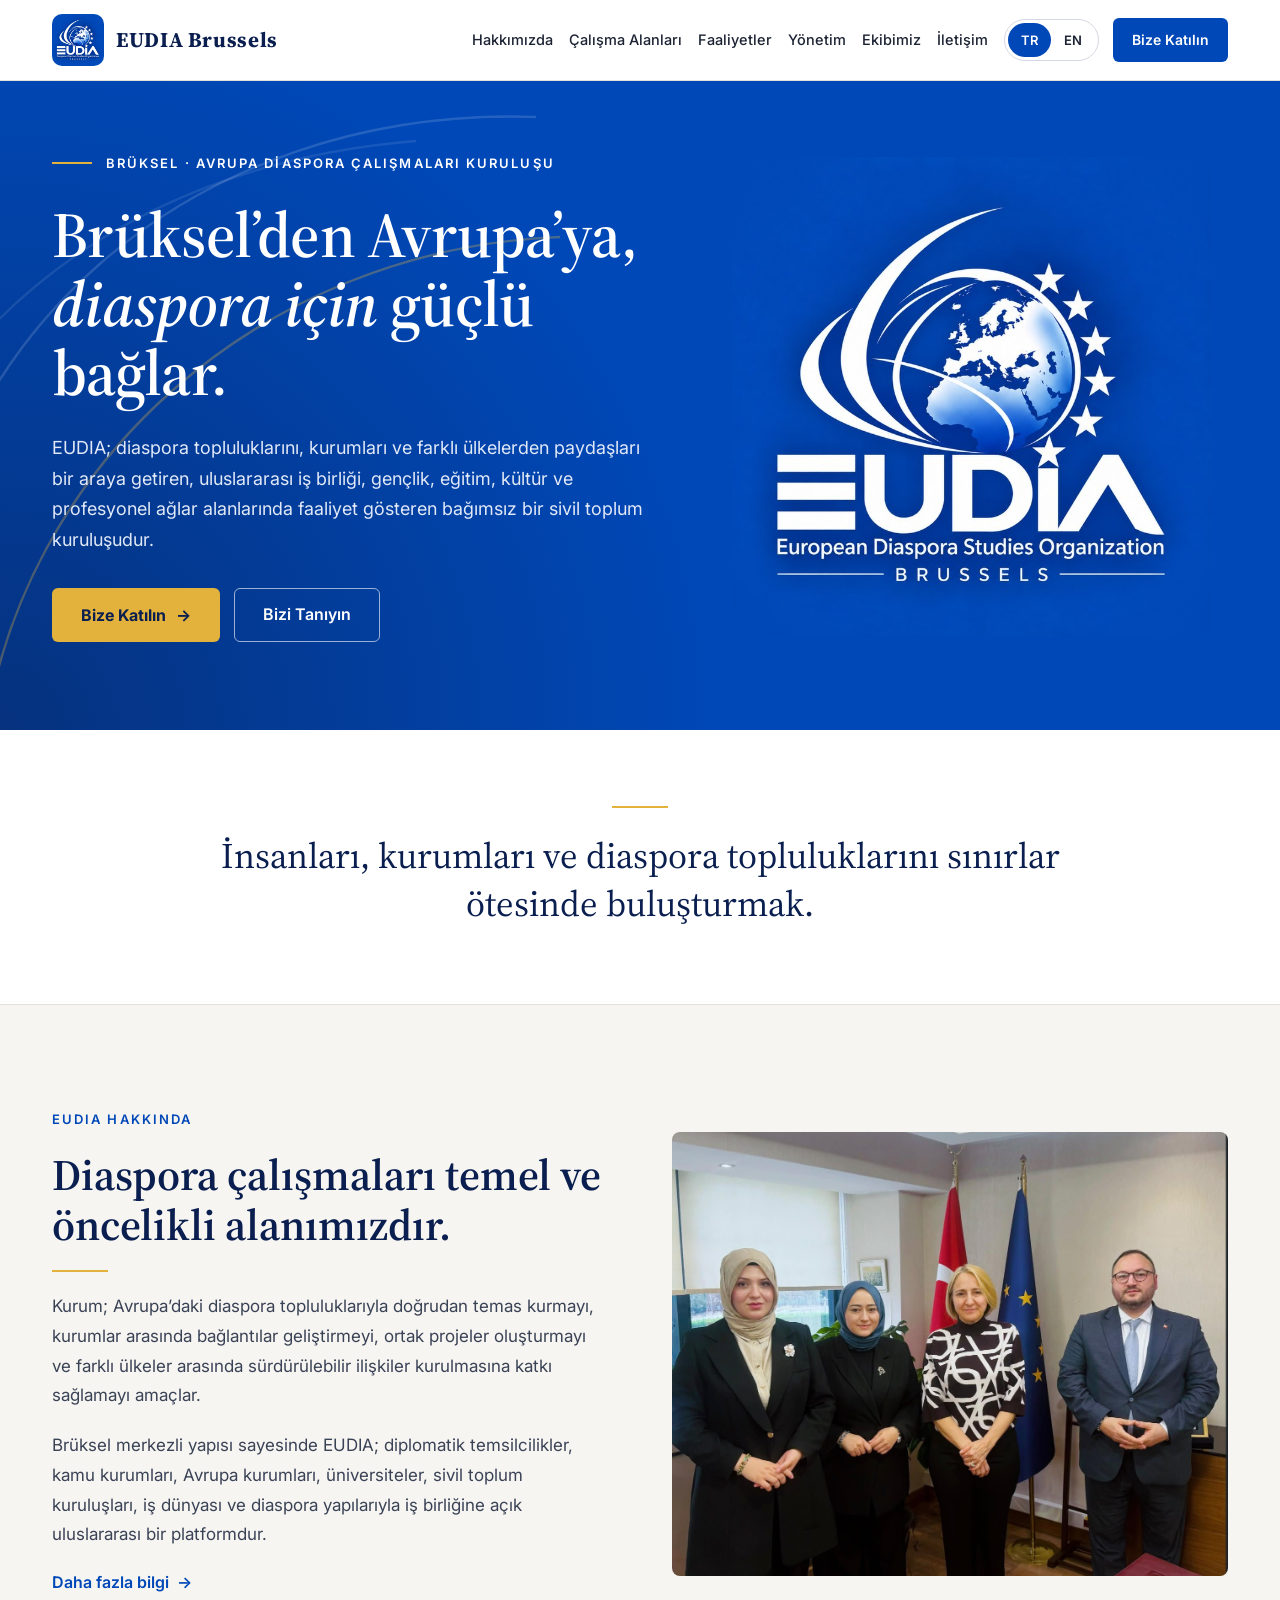
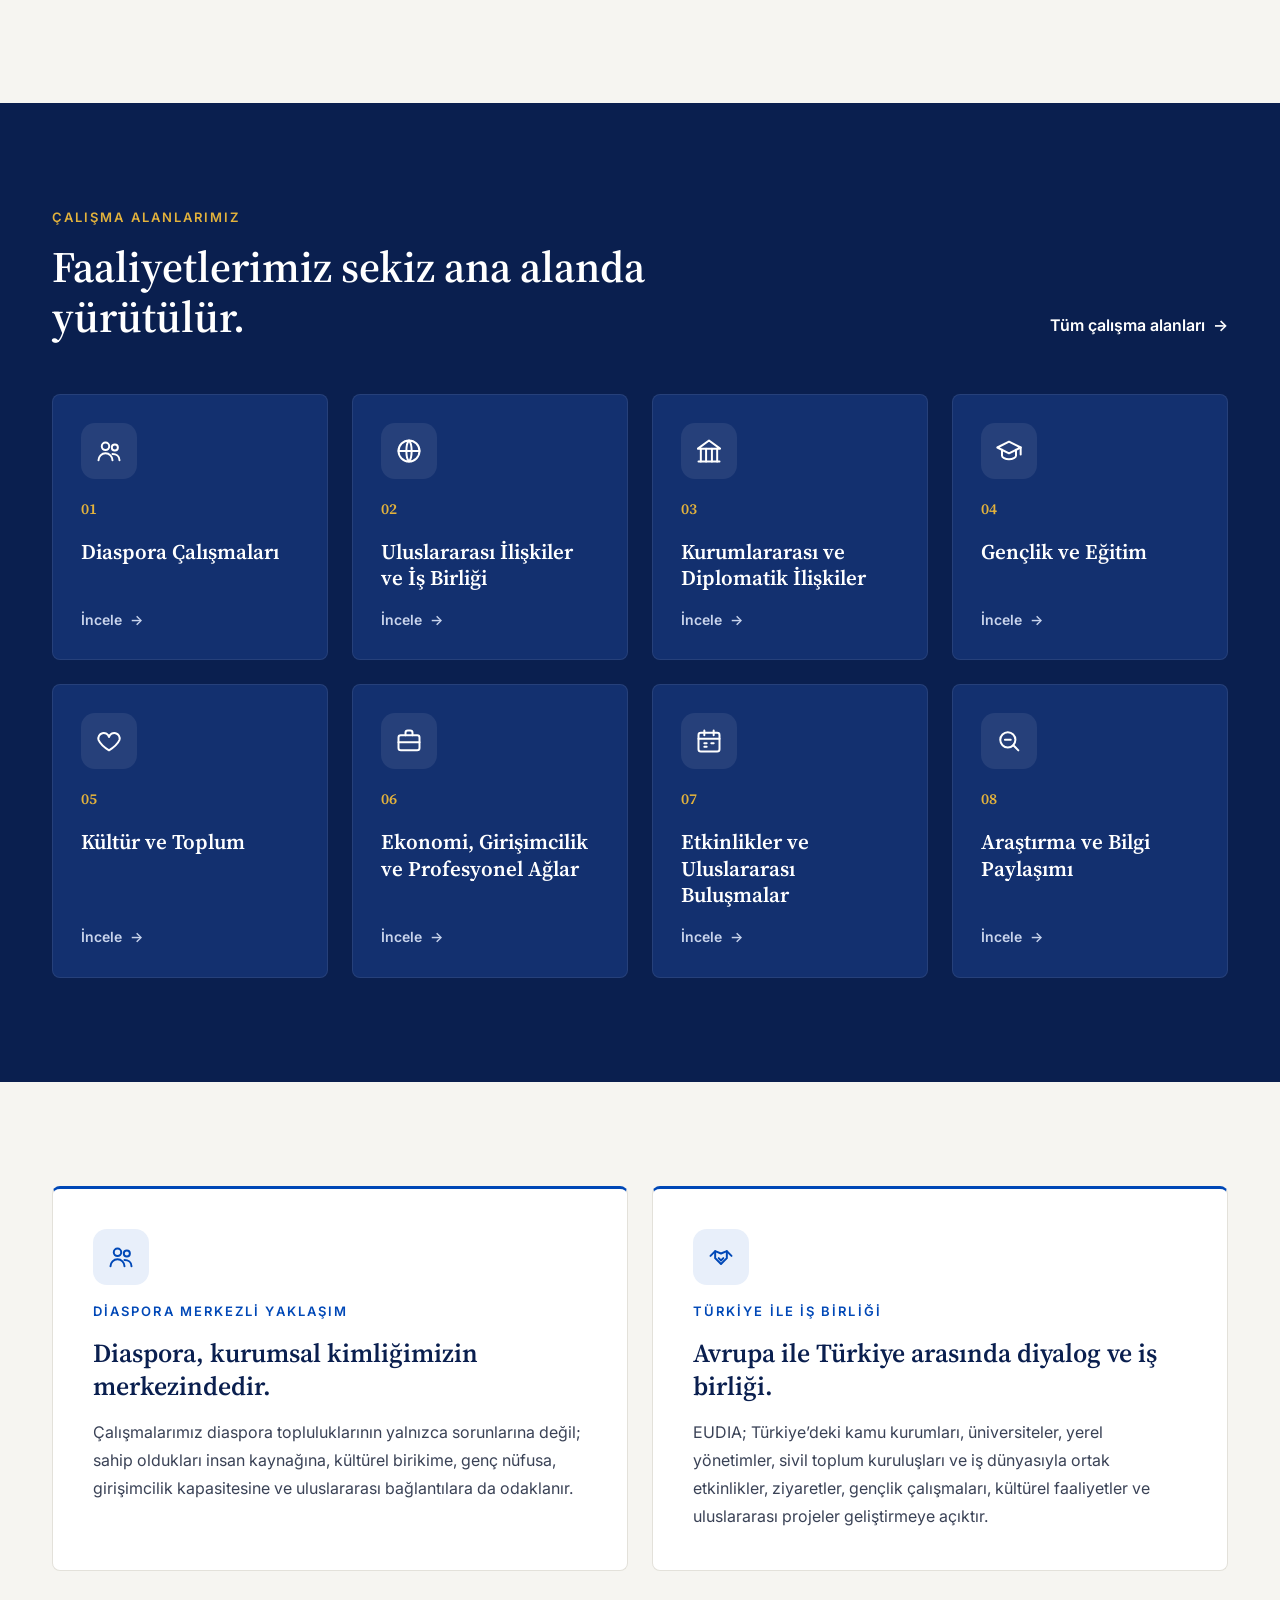
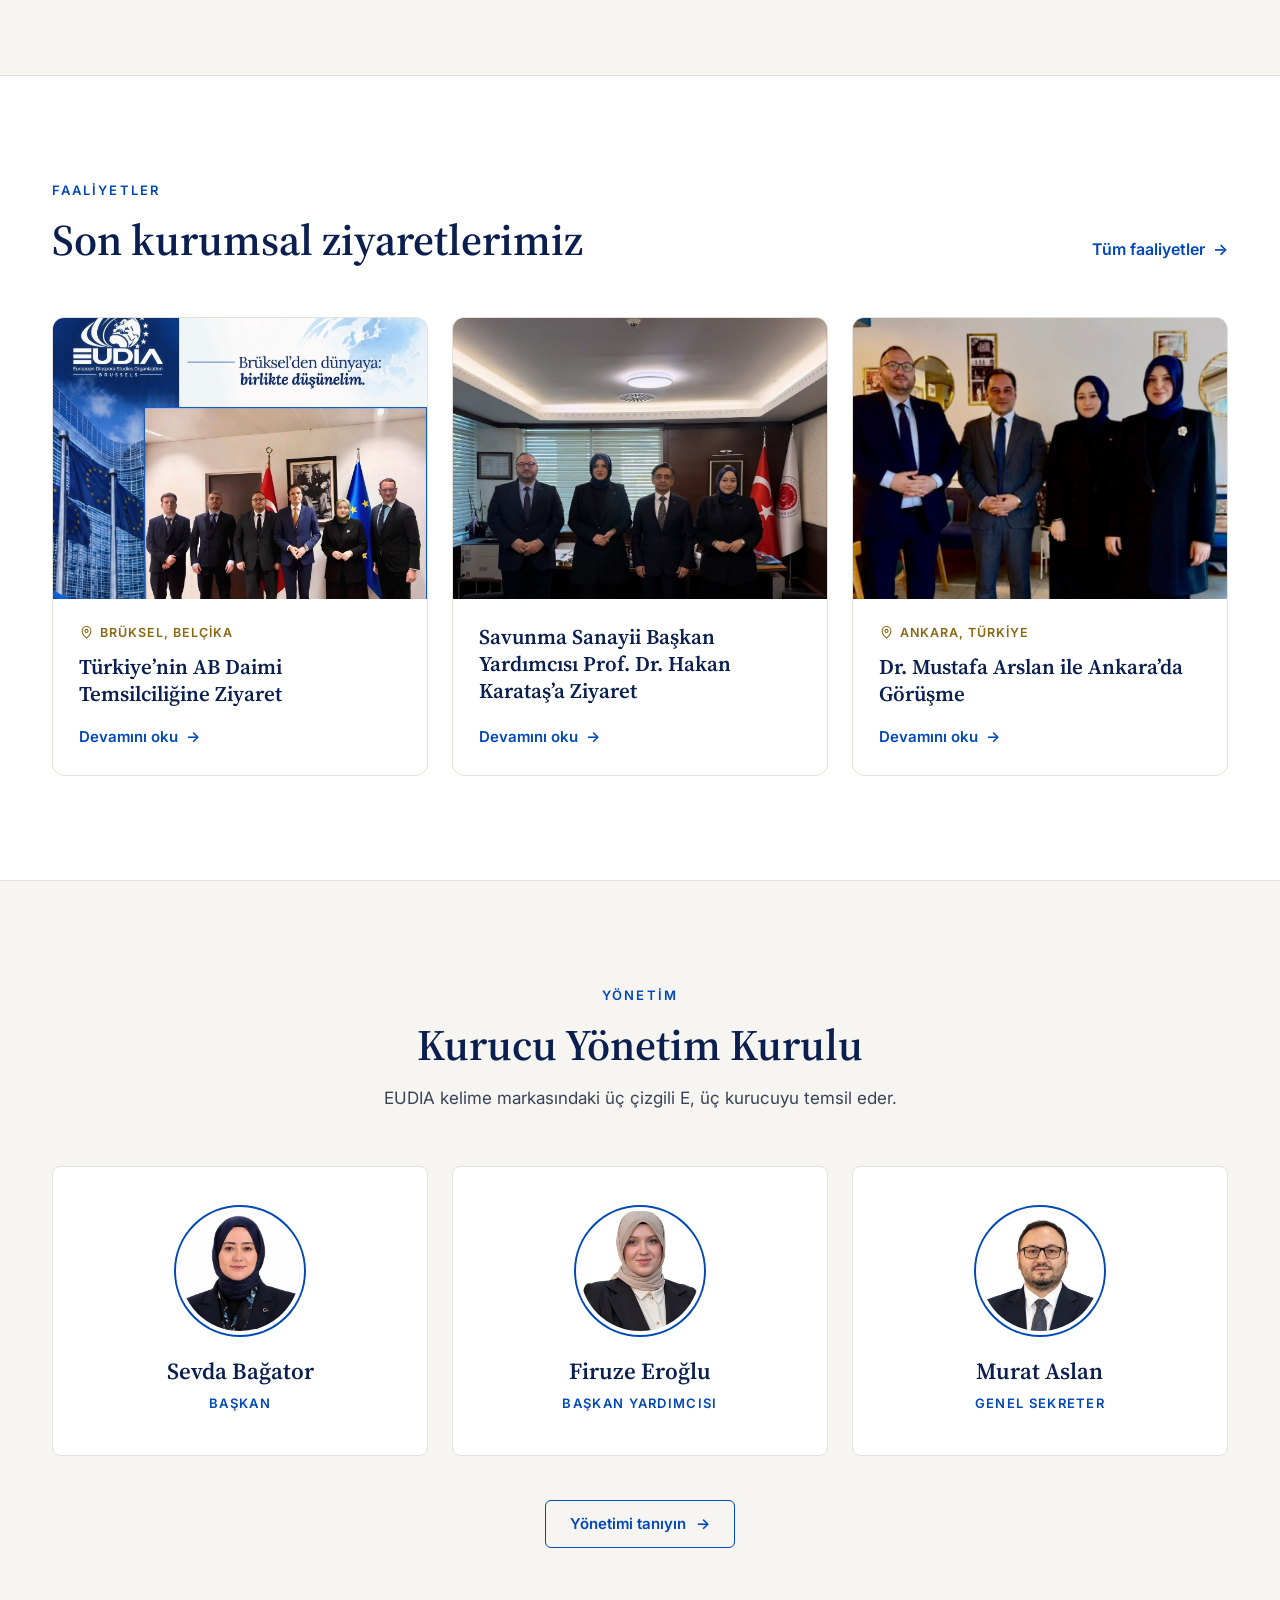
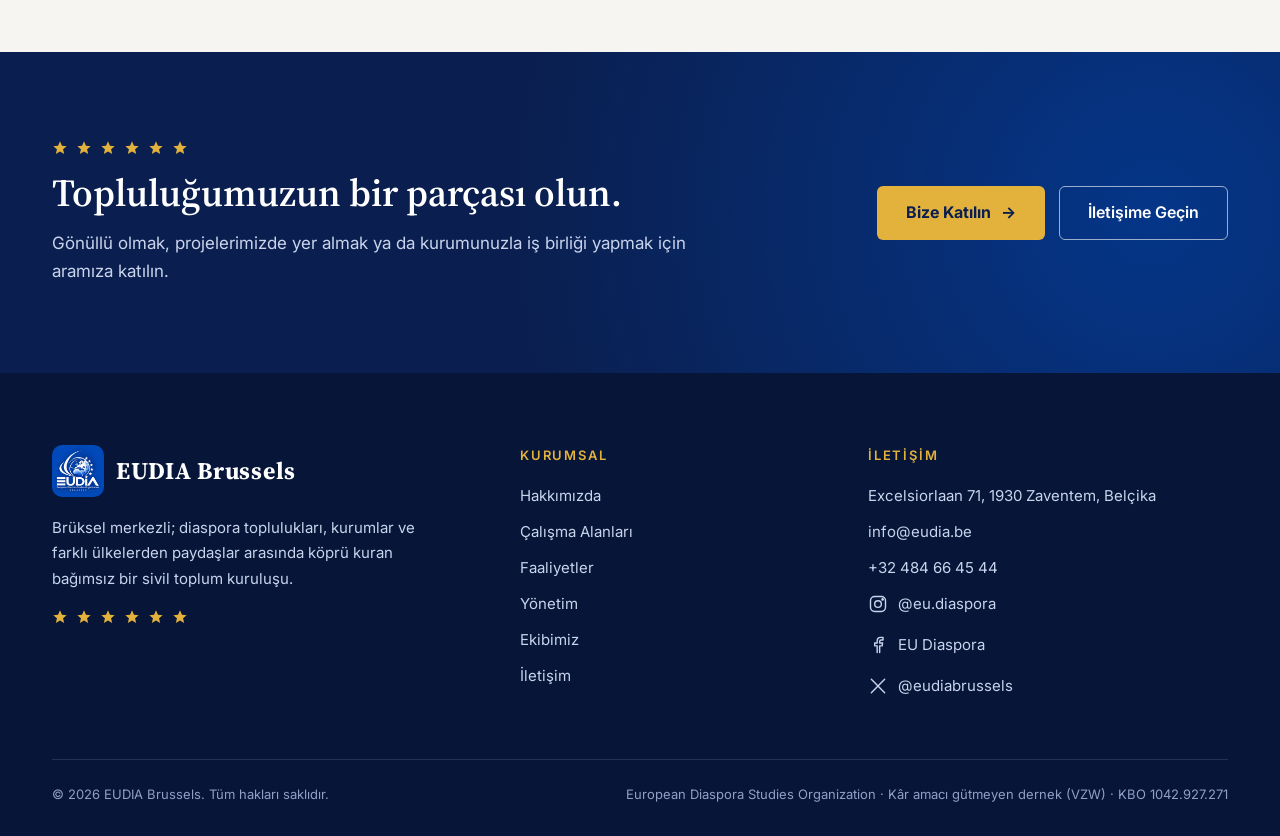
<file: index.html>
<!DOCTYPE html>
<html lang="tr">
<head>
  <meta charset="UTF-8">
  <meta name="viewport" content="width=device-width, initial-scale=1">
  <title>EUDIA Brussels — Avrupa Diaspora Çalışmaları Kuruluşu</title>
  <meta name="description" content="EUDIA Brussels; diaspora topluluklarını, kurumları ve farklı ülkelerden paydaşları bir araya getiren Brüksel merkezli bağımsız bir sivil toplum kuruluşudur.">
  <meta name="theme-color" content="#0048B7">

  <meta property="og:type" content="website">
  <meta property="og:site_name" content="EUDIA Brussels">
  <meta property="og:title" content="EUDIA Brussels — Avrupa Diaspora Çalışmaları Kuruluşu">
  <meta property="og:description" content="EUDIA Brussels; diaspora topluluklarını, kurumları ve farklı ülkelerden paydaşları bir araya getiren Brüksel merkezli bağımsız bir sivil toplum kuruluşudur.">
  <meta property="og:locale" content="tr_TR">
  <meta property="og:image" content="eudia-logo.jpg">

  <link rel="alternate" hreflang="en" href="MainPage_en.html">
  <link rel="icon" type="image/png" href="favicon.png">
  <link rel="apple-touch-icon" href="eudia-logo.jpg">

  <link rel="preconnect" href="https://fonts.googleapis.com">
  <link rel="preconnect" href="https://fonts.gstatic.com" crossorigin>
  <link rel="stylesheet" href="https://fonts.googleapis.com/css2?family=Inter:wght@400;500;600;700&amp;family=Source+Serif+4:ital,opsz,wght@0,8..60,500;0,8..60,600;0,8..60,700;1,8..60,500&amp;display=swap">

  <link rel="stylesheet" href="common.css">
  <link rel="stylesheet" href="Main.css">
  <script type="application/ld+json">
  {"@context": "https://schema.org", "@type": "NGO", "name": "European Diaspora Studies Organization", "alternateName": "EUDIA Brussels", "email": "info@eudia.be", "telephone": "+32 484 66 45 44", "address": {"@type": "PostalAddress", "streetAddress": "Excelsiorlaan 71", "postalCode": "1930", "addressLocality": "Zaventem", "addressCountry": "BE"}, "sameAs": ["https://www.instagram.com/eu.diaspora", "https://www.facebook.com/profile.php?id=61594972829004", "https://x.com/eudiabrussels"]}
  </script>
  <link rel="canonical" href="https://eudia.be/">
</head>
<body class="page-home">

<a class="skip-link" href="#main">İçeriğe geç</a>

<header class="site-header" data-header>
  <div class="container header__inner">
    <a class="brand" href="./" aria-label="EUDIA Brussels — Ana Sayfa">
      <img class="brand__logo" src="eudia-logo.jpg" alt="" width="52" height="52">
      <span class="brand__text">
        <span class="brand__name">EUDIA Brussels</span>
        <span class="brand__sub" lang="en">European Diaspora Studies Organization</span>
      </span>
    </a>

    <nav class="nav" id="site-nav" aria-label="Ana menü">
      <ul class="nav__list">
        <li><a class="nav__link" href="About_tr.html">Hakkımızda</a></li>
        <li><a class="nav__link" href="Calisma_alanlari_tr.html">Çalışma Alanları</a></li>
        <li><a class="nav__link" href="Faaliyetler_tr.html">Faaliyetler</a></li>
        <li><a class="nav__link" href="Yonetim_tr.html">Yönetim</a></li>
        <li><a class="nav__link" href="Ekibimiz_tr.html">Ekibimiz</a></li>
        <li><a class="nav__link" href="Iletisim_tr.html">İletişim</a></li>
      </ul>
      <div class="nav__actions">
        <div class="lang-switch" role="group" aria-label="Dil seçimi">
          <a href="./" hreflang="tr" lang="tr" aria-current="true" aria-label="Türkçe">TR</a><a href="MainPage_en.html" hreflang="en" lang="en" aria-label="English">EN</a>
        </div>
        <a class="btn btn--primary btn--sm" href="#" data-join>Bize Katılın</a>
      </div>
    </nav>

    <button class="menu-toggle" type="button" aria-expanded="false" aria-controls="site-nav">
      <span></span><span></span><span></span>
      <span class="sr-only">Menüyü aç / kapat</span>
    </button>
  </div>
</header>

<main id="main">

  <!-- Giriş -->
  <section class="hero">
    <svg class="deco-arcs" viewBox="0 0 600 600" aria-hidden="true"><path d="M60 540 C 60 240, 300 50, 580 60"/><path d="M10 480 C 40 250, 230 100, 480 80"/><path d="M120 580 C 150 350, 350 170, 600 160"/></svg>
    <div class="container">
      <div class="hero__grid">
        <div class="hero__text hero-anim">
          <div class="hero__eyebrow">
            <span class="gold-rule"></span>
            <span class="eyebrow eyebrow--light">Brüksel · Avrupa Diaspora Çalışmaları Kuruluşu</span>
          </div>
          <h1>Brüksel’den Avrupa’ya, <em>diaspora için</em> güçlü bağlar.</h1>
          <p class="hero__lead">EUDIA; diaspora topluluklarını, kurumları ve farklı ülkelerden paydaşları bir araya getiren, uluslararası iş birliği, gençlik, eğitim, kültür ve profesyonel ağlar alanlarında faaliyet gösteren bağımsız bir sivil toplum kuruluşudur.</p>
          <div class="hero__actions">
            <a class="btn btn--gold btn--lg" href="#" data-join>Bize Katılın <span class="arrow" aria-hidden="true">→</span></a>
            <a class="btn btn--outline-light btn--lg" href="About_tr.html">Bizi Tanıyın</a>
          </div>
        </div>
        <div class="hero__visual">
          <div class="hero__logo-wrap">
            <img class="hero__logo" src="eudia-logo.jpg" alt="EUDIA — European Diaspora Studies Organization, Brussels" width="800" height="800" fetchpriority="high">
          </div>
        </div>
      </div>
    </div>
  </section>

  <!-- Slogan -->
  <section class="motto" aria-label="Motto">
    <div class="container">
      <div class="motto__inner reveal">
        <span class="gold-rule"></span>
        <blockquote>İnsanları, kurumları ve diaspora topluluklarını sınırlar ötesinde buluşturmak.</blockquote>
      </div>
    </div>
  </section>

  <!-- Hakkımızda özeti -->
  <section class="section intro">
    <div class="container">
      <div class="split">
        <div class="split__text reveal reveal--left">
          <span class="eyebrow">EUDIA Hakkında</span>
          <h2 class="section-title">Diaspora çalışmaları temel ve öncelikli alanımızdır.</h2>
          <span class="gold-rule"></span>
          <p class="lead">Kurum; Avrupa’daki diaspora topluluklarıyla doğrudan temas kurmayı, kurumlar arasında bağlantılar geliştirmeyi, ortak projeler oluşturmayı ve farklı ülkeler arasında sürdürülebilir ilişkiler kurulmasına katkı sağlamayı amaçlar.</p>
          <p class="lead">Brüksel merkezli yapısı sayesinde EUDIA; diplomatik temsilcilikler, kamu kurumları, Avrupa kurumları, üniversiteler, sivil toplum kuruluşları, iş dünyası ve diaspora yapılarıyla iş birliğine açık uluslararası bir platformdur.</p>
          <a class="link-arrow" href="About_tr.html">Daha fazla bilgi <span class="arrow" aria-hidden="true">→</span></a>
        </div>
        <div class="reveal reveal--right">
          <div class="photo" data-photo data-label="Fotoğraf: Brüksel / EUDIA etkinliği"><img src="brussels.jpg" alt="Fotoğraf: Brüksel / EUDIA etkinliği" loading="lazy" decoding="async"></div>
        </div>
      </div>
    </div>
  </section>

  <!-- Çalışma alanları -->
  <section class="section section--navy">
    <div class="container">
      <div class="section-head section-head--row reveal">
        <div>
          <span class="eyebrow eyebrow--gold">Çalışma Alanlarımız</span>
          <h2 class="section-title">Faaliyetlerimiz sekiz ana alanda yürütülür.</h2>
        </div>
        <a class="link-arrow link-arrow--light" href="Calisma_alanlari_tr.html">Tüm çalışma alanları <span class="arrow" aria-hidden="true">→</span></a>
      </div>
      <div class="grid grid--4" data-stagger="70">
        <a class="area-mini reveal" href="Calisma_alanlari_tr.html#alan-1">
          <span class="icon-badge"><svg viewBox="0 0 24 24" fill="none" stroke="currentColor" stroke-width="1.7" stroke-linecap="round" stroke-linejoin="round" aria-hidden="true"><circle cx="9" cy="8" r="3.2"/><circle cx="17" cy="9" r="2.6"/><path d="M3 20c0-3.3 2.7-6 6-6s6 2.7 6 6"/><path d="M15 14.5c3 0 6 1.8 6 5.5"/></svg></span>
          <span class="area-mini__num">01</span>
          <h3>Diaspora Çalışmaları</h3>
          <span class="area-mini__more">İncele <span class="arrow" aria-hidden="true">→</span></span>
        </a>
        <a class="area-mini reveal" href="Calisma_alanlari_tr.html#alan-2">
          <span class="icon-badge"><svg viewBox="0 0 24 24" fill="none" stroke="currentColor" stroke-width="1.7" stroke-linecap="round" stroke-linejoin="round" aria-hidden="true"><circle cx="12" cy="12" r="9"/><path d="M3 12h18M12 3c3 3 3 15 0 18M12 3c-3 3-3 15 0 18"/></svg></span>
          <span class="area-mini__num">02</span>
          <h3>Uluslararası İlişkiler ve İş Birliği</h3>
          <span class="area-mini__more">İncele <span class="arrow" aria-hidden="true">→</span></span>
        </a>
        <a class="area-mini reveal" href="Calisma_alanlari_tr.html#alan-3">
          <span class="icon-badge"><svg viewBox="0 0 24 24" fill="none" stroke="currentColor" stroke-width="1.7" stroke-linecap="round" stroke-linejoin="round" aria-hidden="true"><path d="M3 21h18"/><path d="M5 21V10M9.5 21V10M14.5 21V10M19 21V10"/><path d="M2.5 10 12 3l9.5 7z"/></svg></span>
          <span class="area-mini__num">03</span>
          <h3>Kurumlararası ve Diplomatik İlişkiler</h3>
          <span class="area-mini__more">İncele <span class="arrow" aria-hidden="true">→</span></span>
        </a>
        <a class="area-mini reveal" href="Calisma_alanlari_tr.html#alan-4">
          <span class="icon-badge"><svg viewBox="0 0 24 24" fill="none" stroke="currentColor" stroke-width="1.7" stroke-linecap="round" stroke-linejoin="round" aria-hidden="true"><path d="M2 9l10-5 10 5-10 5z"/><path d="M6 11v5c0 1.5 2.7 3 6 3s6-1.5 6-3v-5"/><path d="M22 9v6"/></svg></span>
          <span class="area-mini__num">04</span>
          <h3>Gençlik ve Eğitim</h3>
          <span class="area-mini__more">İncele <span class="arrow" aria-hidden="true">→</span></span>
        </a>
        <a class="area-mini reveal" href="Calisma_alanlari_tr.html#alan-5">
          <span class="icon-badge"><svg viewBox="0 0 24 24" fill="none" stroke="currentColor" stroke-width="1.7" stroke-linecap="round" stroke-linejoin="round" aria-hidden="true"><path d="M12 20s-7-4.4-9-9a4.6 4.6 0 0 1 9-2.4A4.6 4.6 0 0 1 21 11c-2 4.6-9 9-9 9z"/></svg></span>
          <span class="area-mini__num">05</span>
          <h3>Kültür ve Toplum</h3>
          <span class="area-mini__more">İncele <span class="arrow" aria-hidden="true">→</span></span>
        </a>
        <a class="area-mini reveal" href="Calisma_alanlari_tr.html#alan-6">
          <span class="icon-badge"><svg viewBox="0 0 24 24" fill="none" stroke="currentColor" stroke-width="1.7" stroke-linecap="round" stroke-linejoin="round" aria-hidden="true"><rect x="3" y="7" width="18" height="13" rx="2"/><path d="M9 7V5a2 2 0 0 1 2-2h2a2 2 0 0 1 2 2v2"/><path d="M3 13h18"/></svg></span>
          <span class="area-mini__num">06</span>
          <h3>Ekonomi, Girişimcilik ve Profesyonel Ağlar</h3>
          <span class="area-mini__more">İncele <span class="arrow" aria-hidden="true">→</span></span>
        </a>
        <a class="area-mini reveal" href="Calisma_alanlari_tr.html#alan-7">
          <span class="icon-badge"><svg viewBox="0 0 24 24" fill="none" stroke="currentColor" stroke-width="1.7" stroke-linecap="round" stroke-linejoin="round" aria-hidden="true"><rect x="3" y="5" width="18" height="16" rx="2"/><path d="M16 3v4M8 3v4M3 10h18"/><path d="M8 14h2M14 14h2M8 17h2"/></svg></span>
          <span class="area-mini__num">07</span>
          <h3>Etkinlikler ve Uluslararası Buluşmalar</h3>
          <span class="area-mini__more">İncele <span class="arrow" aria-hidden="true">→</span></span>
        </a>
        <a class="area-mini reveal" href="Calisma_alanlari_tr.html#alan-8">
          <span class="icon-badge"><svg viewBox="0 0 24 24" fill="none" stroke="currentColor" stroke-width="1.7" stroke-linecap="round" stroke-linejoin="round" aria-hidden="true"><circle cx="11" cy="11" r="6.5"/><path d="M20 20l-4.3-4.3"/><path d="M8.5 11h5"/></svg></span>
          <span class="area-mini__num">08</span>
          <h3>Araştırma ve Bilgi Paylaşımı</h3>
          <span class="area-mini__more">İncele <span class="arrow" aria-hidden="true">→</span></span>
        </a>
      </div>
    </div>
  </section>

  <!-- Diaspora ve Türkiye -->
  <section class="section">
    <div class="container">
      <div class="grid grid--2" data-stagger="120">
        <article class="card card--accent card--lift pillar reveal">
          <span class="icon-badge"><svg viewBox="0 0 24 24" fill="none" stroke="currentColor" stroke-width="1.7" stroke-linecap="round" stroke-linejoin="round" aria-hidden="true"><circle cx="9" cy="8" r="3.2"/><circle cx="17" cy="9" r="2.6"/><path d="M3 20c0-3.3 2.7-6 6-6s6 2.7 6 6"/><path d="M15 14.5c3 0 6 1.8 6 5.5"/></svg></span>
          <span class="eyebrow">Diaspora Merkezli Yaklaşım</span>
          <h3>Diaspora, kurumsal kimliğimizin merkezindedir.</h3>
          <p>Çalışmalarımız diaspora topluluklarının yalnızca sorunlarına değil; sahip oldukları insan kaynağına, kültürel birikime, genç nüfusa, girişimcilik kapasitesine ve uluslararası bağlantılara da odaklanır.</p>
        </article>
        <article class="card card--accent card--lift pillar reveal">
          <span class="icon-badge"><svg viewBox="0 0 24 24" fill="none" stroke="currentColor" stroke-width="1.7" stroke-linecap="round" stroke-linejoin="round" aria-hidden="true"><path d="M3 11l4-4 5 2 5-2 4 4"/><path d="M7 7v6l5 5 5-5V7"/><path d="M10 13l2 2 2-2"/></svg></span>
          <span class="eyebrow">Türkiye ile İş Birliği</span>
          <h3>Avrupa ile Türkiye arasında diyalog ve iş birliği.</h3>
          <p>EUDIA; Türkiye’deki kamu kurumları, üniversiteler, yerel yönetimler, sivil toplum kuruluşları ve iş dünyasıyla ortak etkinlikler, ziyaretler, gençlik çalışmaları, kültürel faaliyetler ve uluslararası projeler geliştirmeye açıktır.</p>
        </article>
      </div>
    </div>
  </section>

  <!-- Son faaliyetler -->
  <section class="section section--white">
    <div class="container">
      <div class="section-head section-head--row reveal">
        <div>
          <span class="eyebrow">Faaliyetler</span>
          <h2 class="section-title">Son kurumsal ziyaretlerimiz</h2>
        </div>
        <a class="link-arrow" href="Faaliyetler_tr.html">Tüm faaliyetler <span class="arrow" aria-hidden="true">→</span></a>
      </div>
      <div class="grid grid--3" data-stagger="110">
        <a class="news-card reveal" href="Faaliyetler_tr.html#ab-daimi-temsilciligi">
          <div class="photo news-card__photo" data-photo data-label="Fotoğraf eklenecek"><img src="ab-daimi-temsilciligi.jpg" alt="Türkiye’nin AB Daimi Temsilciliğine Ziyaret" loading="lazy" decoding="async"></div>
          <div class="news-card__body">
            <span class="news-card__place"><svg viewBox="0 0 24 24" fill="none" stroke="currentColor" stroke-width="1.7" stroke-linecap="round" stroke-linejoin="round" aria-hidden="true"><path d="M12 21s-7-6.2-7-11.5A7 7 0 0 1 19 9.5C19 14.8 12 21 12 21z"/><circle cx="12" cy="9.5" r="2.5"/></svg> Brüksel, Belçika</span>
            <h3>Türkiye’nin AB Daimi Temsilciliğine Ziyaret</h3>
            <span class="news-card__more">Devamını oku <span class="arrow" aria-hidden="true">→</span></span>
          </div>
        </a>
        <a class="news-card reveal" href="Faaliyetler_tr.html#savunma-sanayii">
          <div class="photo news-card__photo" data-photo data-label="Fotoğraf eklenecek"><img src="savunma-sanayii-hakan-karatas.jpg" alt="Savunma Sanayii Başkan Yardımcısı Prof. Dr. Hakan Karataş’a Ziyaret" loading="lazy" decoding="async"></div>
          <div class="news-card__body">
            
            <h3>Savunma Sanayii Başkan Yardımcısı Prof. Dr. Hakan Karataş’a Ziyaret</h3>
            <span class="news-card__more">Devamını oku <span class="arrow" aria-hidden="true">→</span></span>
          </div>
        </a>
        <a class="news-card reveal" href="Faaliyetler_tr.html#mustafa-arslan">
          <div class="photo news-card__photo" data-photo data-label="Fotoğraf eklenecek"><img src="mustafa-arslan-ankara.jpg" alt="Dr. Mustafa Arslan ile Ankara’da Görüşme" loading="lazy" decoding="async"></div>
          <div class="news-card__body">
            <span class="news-card__place"><svg viewBox="0 0 24 24" fill="none" stroke="currentColor" stroke-width="1.7" stroke-linecap="round" stroke-linejoin="round" aria-hidden="true"><path d="M12 21s-7-6.2-7-11.5A7 7 0 0 1 19 9.5C19 14.8 12 21 12 21z"/><circle cx="12" cy="9.5" r="2.5"/></svg> Ankara, Türkiye</span>
            <h3>Dr. Mustafa Arslan ile Ankara’da Görüşme</h3>
            <span class="news-card__more">Devamını oku <span class="arrow" aria-hidden="true">→</span></span>
          </div>
        </a>
      </div>
    </div>
  </section>

  <!-- Yönetim -->
  <section class="section">
    <div class="container">
      <div class="section-head section-head--center reveal">
        <span class="eyebrow">Yönetim</span>
        <h2 class="section-title">Kurucu Yönetim Kurulu</h2>
        <p class="lead">EUDIA kelime markasındaki üç çizgili E, üç kurucuyu temsil eder.</p>
      </div>
      <div class="grid grid--3" data-stagger="120">
        <article class="person-mini reveal">
          <div class="avatar" data-photo data-initials="SB"><img src="sevda-bagator.jpg" alt="Sevda Bağator" loading="lazy" decoding="async"></div>
          <div>
            <h3>Sevda Bağator</h3>
            <span class="person-mini__role">Başkan</span>
          </div>
        </article>
        <article class="person-mini reveal">
          <div class="avatar" data-photo data-initials="FE"><img src="firuze-eroglu.jpg" alt="Firuze Eroğlu" loading="lazy" decoding="async"></div>
          <div>
            <h3>Firuze Eroğlu</h3>
            <span class="person-mini__role">Başkan Yardımcısı</span>
          </div>
        </article>
        <article class="person-mini reveal">
          <div class="avatar" data-photo data-initials="MA"><img src="murat-aslan.jpg" alt="Murat Aslan" loading="lazy" decoding="async"></div>
          <div>
            <h3>Murat Aslan</h3>
            <span class="person-mini__role">Genel Sekreter</span>
          </div>
        </article>
      </div>
      <div class="board-teaser__more reveal">
        <a class="btn btn--outline" href="Yonetim_tr.html">Yönetimi tanıyın <span class="arrow" aria-hidden="true">→</span></a>
      </div>
    </div>
  </section>

  <section class="cta-band" aria-labelledby="cta-title">
    <div class="container">
      <div class="cta-band__inner reveal">
        <div class="cta-band__text">
          <div class="stars stars--twinkle" aria-hidden="true"><svg viewBox="0 0 24 24" aria-hidden="true"><path d="M12 2l2.9 6.6 7.1.6-5.4 4.7 1.6 7L12 17.2 5.8 20.9l1.6-7L2 9.2l7.1-.6z"/></svg><svg viewBox="0 0 24 24" aria-hidden="true"><path d="M12 2l2.9 6.6 7.1.6-5.4 4.7 1.6 7L12 17.2 5.8 20.9l1.6-7L2 9.2l7.1-.6z"/></svg><svg viewBox="0 0 24 24" aria-hidden="true"><path d="M12 2l2.9 6.6 7.1.6-5.4 4.7 1.6 7L12 17.2 5.8 20.9l1.6-7L2 9.2l7.1-.6z"/></svg><svg viewBox="0 0 24 24" aria-hidden="true"><path d="M12 2l2.9 6.6 7.1.6-5.4 4.7 1.6 7L12 17.2 5.8 20.9l1.6-7L2 9.2l7.1-.6z"/></svg><svg viewBox="0 0 24 24" aria-hidden="true"><path d="M12 2l2.9 6.6 7.1.6-5.4 4.7 1.6 7L12 17.2 5.8 20.9l1.6-7L2 9.2l7.1-.6z"/></svg><svg viewBox="0 0 24 24" aria-hidden="true"><path d="M12 2l2.9 6.6 7.1.6-5.4 4.7 1.6 7L12 17.2 5.8 20.9l1.6-7L2 9.2l7.1-.6z"/></svg></div>
          <h2 id="cta-title">Topluluğumuzun bir parçası olun.</h2>
          <p>Gönüllü olmak, projelerimizde yer almak ya da kurumunuzla iş birliği yapmak için aramıza katılın.</p>
        </div>
        <div class="cta-band__actions">
          <a class="btn btn--gold btn--lg" href="#" data-join>Bize Katılın <span class="arrow" aria-hidden="true">→</span></a>
          <a class="btn btn--outline-light btn--lg" href="Iletisim_tr.html">İletişime Geçin</a>
        </div>
      </div>
    </div>
  </section>

</main>

<footer class="site-footer">
  <div class="container">
    <div class="footer__grid">
      <div class="footer__brand">
        <a class="brand" href="./">
          <img class="brand__logo" src="eudia-logo.jpg" alt="" width="52" height="52" loading="lazy">
          <span class="brand__text"><span class="brand__name">EUDIA Brussels</span></span>
        </a>
        <p>Brüksel merkezli; diaspora toplulukları, kurumlar ve farklı ülkelerden paydaşlar arasında köprü kuran bağımsız bir sivil toplum kuruluşu.</p>
        <div class="stars stars--twinkle" aria-hidden="true"><svg viewBox="0 0 24 24" aria-hidden="true"><path d="M12 2l2.9 6.6 7.1.6-5.4 4.7 1.6 7L12 17.2 5.8 20.9l1.6-7L2 9.2l7.1-.6z"/></svg><svg viewBox="0 0 24 24" aria-hidden="true"><path d="M12 2l2.9 6.6 7.1.6-5.4 4.7 1.6 7L12 17.2 5.8 20.9l1.6-7L2 9.2l7.1-.6z"/></svg><svg viewBox="0 0 24 24" aria-hidden="true"><path d="M12 2l2.9 6.6 7.1.6-5.4 4.7 1.6 7L12 17.2 5.8 20.9l1.6-7L2 9.2l7.1-.6z"/></svg><svg viewBox="0 0 24 24" aria-hidden="true"><path d="M12 2l2.9 6.6 7.1.6-5.4 4.7 1.6 7L12 17.2 5.8 20.9l1.6-7L2 9.2l7.1-.6z"/></svg><svg viewBox="0 0 24 24" aria-hidden="true"><path d="M12 2l2.9 6.6 7.1.6-5.4 4.7 1.6 7L12 17.2 5.8 20.9l1.6-7L2 9.2l7.1-.6z"/></svg><svg viewBox="0 0 24 24" aria-hidden="true"><path d="M12 2l2.9 6.6 7.1.6-5.4 4.7 1.6 7L12 17.2 5.8 20.9l1.6-7L2 9.2l7.1-.6z"/></svg></div>
      </div>
      <div>
        <h2 class="footer__title">Kurumsal</h2>
        <ul class="footer__list">
            <li><a href="About_tr.html">Hakkımızda</a></li>
            <li><a href="Calisma_alanlari_tr.html">Çalışma Alanları</a></li>
            <li><a href="Faaliyetler_tr.html">Faaliyetler</a></li>
            <li><a href="Yonetim_tr.html">Yönetim</a></li>
            <li><a href="Ekibimiz_tr.html">Ekibimiz</a></li>
            <li><a href="Iletisim_tr.html">İletişim</a></li>
        </ul>
      </div>
      <div>
        <h2 class="footer__title">İletişim</h2>
        <ul class="footer__list">
          <li><a href="https://www.google.com/maps/search/?api=1&query=Excelsiorlaan+71+1930+Zaventem+Belgium" target="_blank" rel="noopener">Excelsiorlaan 71, 1930 Zaventem, Belçika</a></li>
          <li><a href="mailto:info@eudia.be">info@eudia.be</a></li>
          <li><a href="tel:+32484664544">+32 484 66 45 44</a></li>
          <li><a class="footer__social" href="https://www.instagram.com/eu.diaspora" target="_blank" rel="noopener"><svg viewBox="0 0 24 24" fill="none" stroke="currentColor" stroke-width="1.7" stroke-linecap="round" stroke-linejoin="round" aria-hidden="true"><rect x="3" y="3" width="18" height="18" rx="5"/><circle cx="12" cy="12" r="4"/><circle cx="17.5" cy="6.5" r=".8" fill="currentColor"/></svg> @eu.diaspora</a></li>
          <li><a class="footer__social" href="https://www.facebook.com/profile.php?id=61594972829004" target="_blank" rel="noopener"><svg viewBox="0 0 24 24" fill="none" stroke="currentColor" stroke-width="1.7" stroke-linecap="round" stroke-linejoin="round" aria-hidden="true"><path d="M14 21v-8h3l.5-3.5H14V7.8c0-1 .3-1.8 1.8-1.8H18V3a24 24 0 0 0-2.7-.1C12.6 2.9 11 4.5 11 7.4v2.1H8V13h3v8"/></svg> EU Diaspora</a></li>
          <li><a class="footer__social" href="https://x.com/eudiabrussels" target="_blank" rel="noopener"><svg viewBox="0 0 24 24" fill="none" stroke="currentColor" stroke-width="1.7" stroke-linecap="round" stroke-linejoin="round" aria-hidden="true"><path d="M4 4l16 16M20 4L4 20"/></svg> @eudiabrussels</a></li>
        </ul>
      </div>
    </div>
    <div class="footer__bottom">
      <span>© <span data-year>2026</span> EUDIA Brussels. Tüm hakları saklıdır.</span>
      <span>European Diaspora Studies Organization · Kâr amacı gütmeyen dernek (VZW) · KBO 1042.927.271</span>
    </div>
  </div>
</footer>

<button class="back-to-top" type="button" data-back-to-top aria-label="Sayfanın başına dön">
  <svg viewBox="0 0 24 24" fill="none" stroke="currentColor" stroke-width="2" stroke-linecap="round" stroke-linejoin="round" aria-hidden="true"><path d="M12 19V5M5 12l7-7 7 7"/></svg>
</button>
<div class="toast" role="status" aria-live="polite" data-toast></div>

<script src="common.js" defer></script>
<script src="Main.js" defer></script>
</body>
</html>
</file>
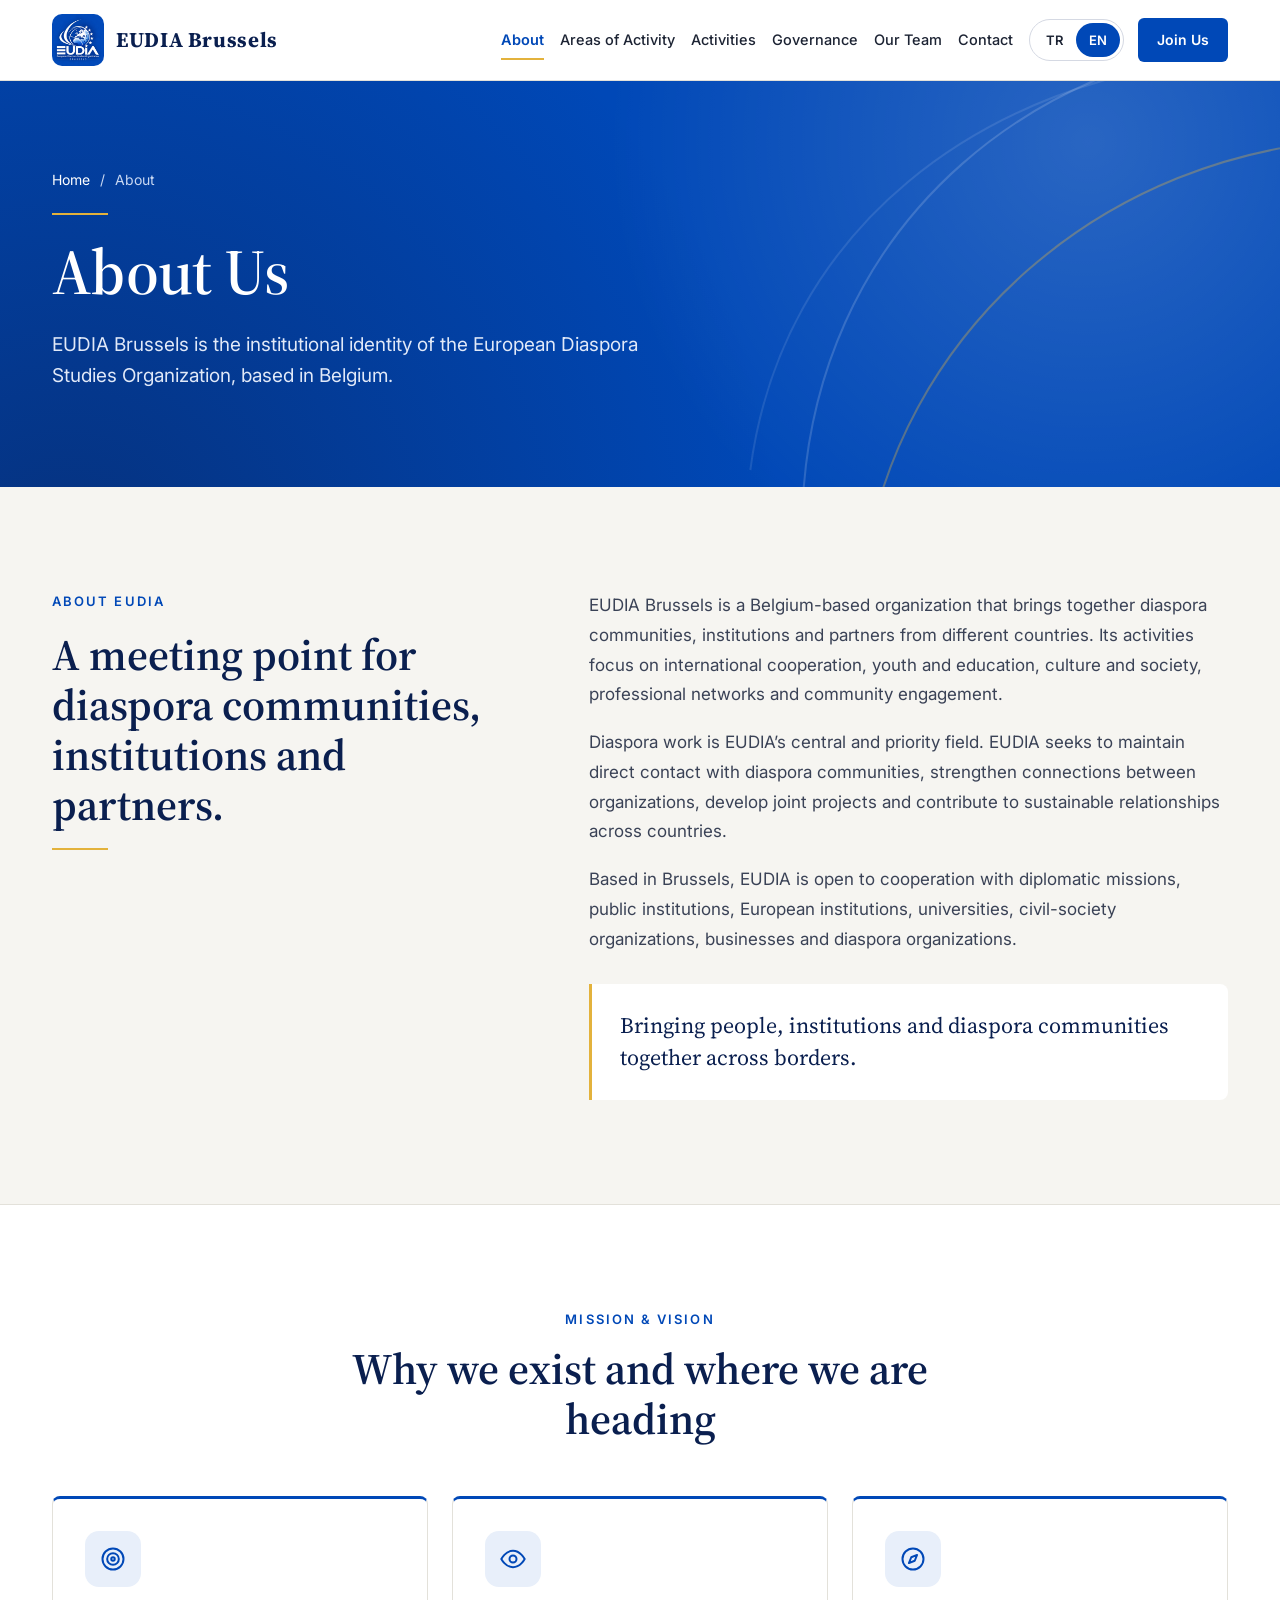
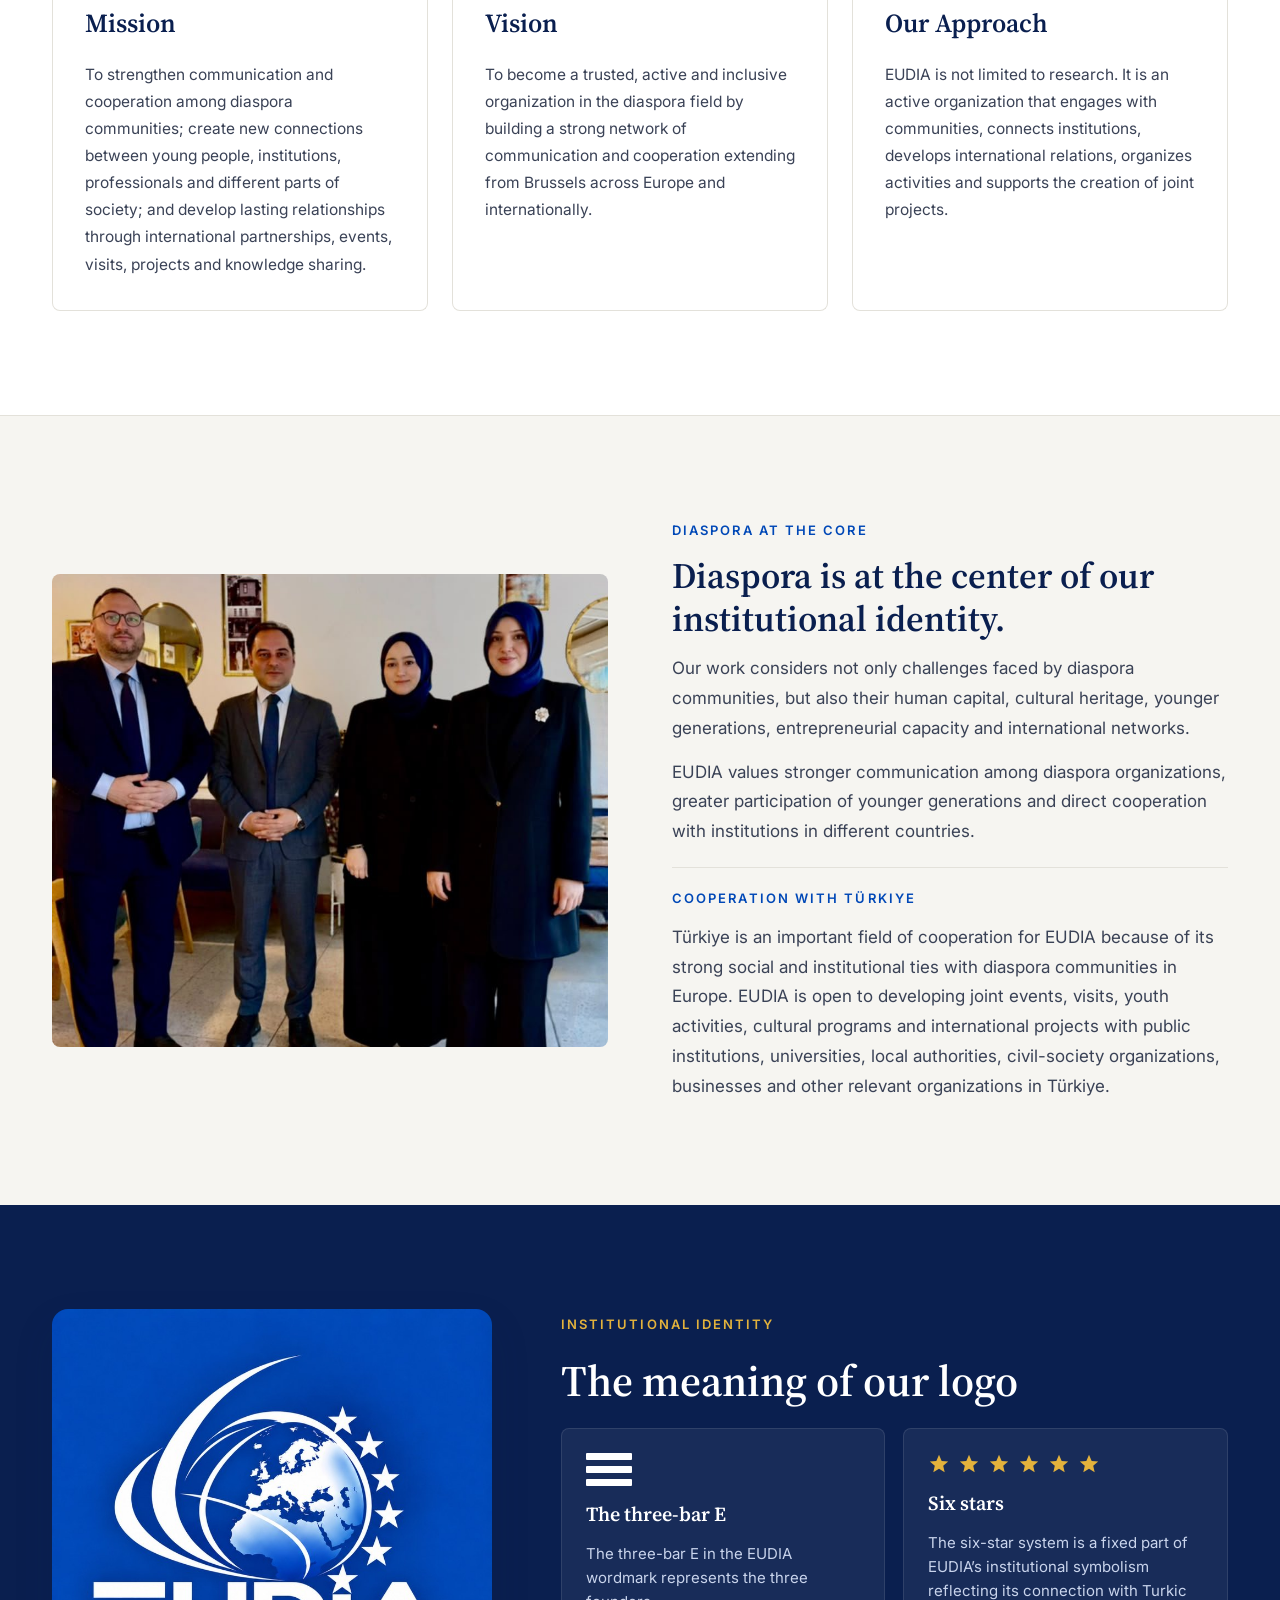
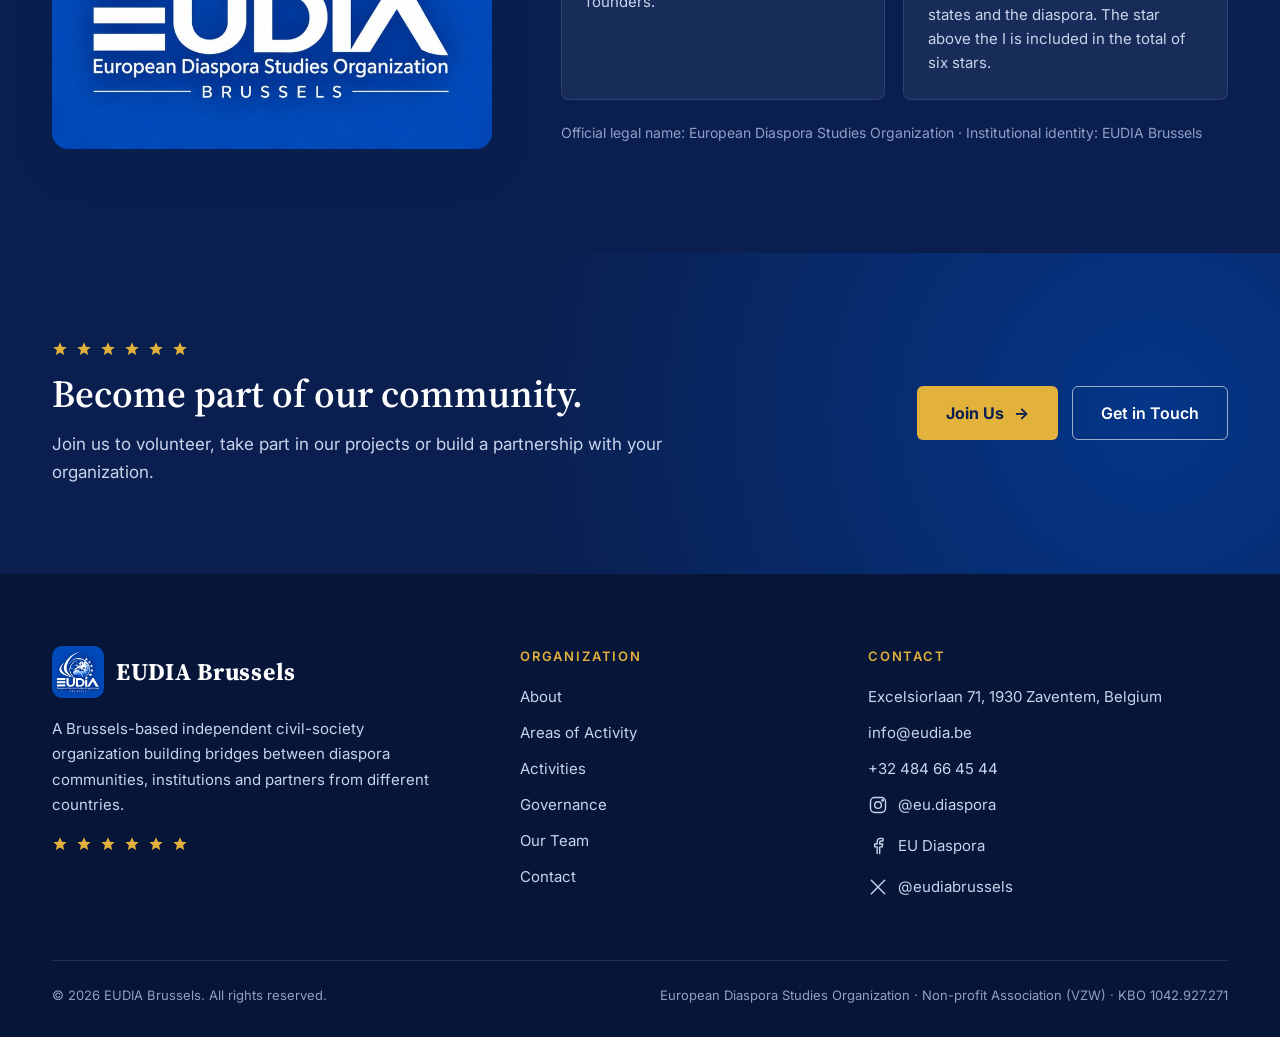
<file: About_en.html>
<!DOCTYPE html>
<html lang="en">
<head>
  <meta charset="UTF-8">
  <meta name="viewport" content="width=device-width, initial-scale=1">
  <title>About — EUDIA Brussels</title>
  <meta name="description" content="The mission, vision, approach and institutional identity of EUDIA Brussels.">
  <meta name="theme-color" content="#0048B7">

  <meta property="og:type" content="website">
  <meta property="og:site_name" content="EUDIA Brussels">
  <meta property="og:title" content="About — EUDIA Brussels">
  <meta property="og:description" content="The mission, vision, approach and institutional identity of EUDIA Brussels.">
  <meta property="og:locale" content="en_GB">
  <meta property="og:image" content="eudia-logo.jpg">

  <link rel="alternate" hreflang="tr" href="About_tr.html">
  <link rel="icon" type="image/png" href="favicon.png">
  <link rel="apple-touch-icon" href="eudia-logo.jpg">

  <link rel="preconnect" href="https://fonts.googleapis.com">
  <link rel="preconnect" href="https://fonts.gstatic.com" crossorigin>
  <link rel="stylesheet" href="https://fonts.googleapis.com/css2?family=Inter:wght@400;500;600;700&amp;family=Source+Serif+4:ital,opsz,wght@0,8..60,500;0,8..60,600;0,8..60,700;1,8..60,500&amp;display=swap">

  <link rel="stylesheet" href="common.css">
  <link rel="stylesheet" href="About.css">
</head>
<body class="page-about">

<a class="skip-link" href="#main">Skip to content</a>

<header class="site-header" data-header>
  <div class="container header__inner">
    <a class="brand" href="MainPage_en.html" aria-label="EUDIA Brussels — Home">
      <img class="brand__logo" src="eudia-logo.jpg" alt="" width="52" height="52">
      <span class="brand__text">
        <span class="brand__name">EUDIA Brussels</span>
        <span class="brand__sub" lang="en">European Diaspora Studies Organization</span>
      </span>
    </a>

    <nav class="nav" id="site-nav" aria-label="Main menu">
      <ul class="nav__list">
        <li><a class="nav__link is-active" aria-current="page" href="About_en.html">About</a></li>
        <li><a class="nav__link" href="Calisma_alanlari_en.html">Areas of Activity</a></li>
        <li><a class="nav__link" href="Faaliyetler_en.html">Activities</a></li>
        <li><a class="nav__link" href="Yonetim_en.html">Governance</a></li>
        <li><a class="nav__link" href="Ekibimiz_en.html">Our Team</a></li>
        <li><a class="nav__link" href="Iletisim_en.html">Contact</a></li>
      </ul>
      <div class="nav__actions">
        <div class="lang-switch" role="group" aria-label="Language">
          <a href="About_tr.html" hreflang="tr" lang="tr" aria-label="Türkçe">TR</a><a href="About_en.html" hreflang="en" lang="en" aria-current="true" aria-label="English">EN</a>
        </div>
        <a class="btn btn--primary btn--sm" href="#" data-join>Join Us</a>
      </div>
    </nav>

    <button class="menu-toggle" type="button" aria-expanded="false" aria-controls="site-nav">
      <span></span><span></span><span></span>
      <span class="sr-only">Open / close menu</span>
    </button>
  </div>
</header>

<main id="main">

  <section class="page-hero">
    <svg class="deco-arcs" viewBox="0 0 600 600" aria-hidden="true"><path d="M60 540 C 60 240, 300 50, 580 60"/><path d="M10 480 C 40 250, 230 100, 480 80"/><path d="M120 580 C 150 350, 350 170, 600 160"/></svg>
    <div class="container">
      <div class="page-hero__inner hero-anim">
        <nav class="breadcrumb" aria-label="Breadcrumb">
          <a href="MainPage_en.html">Home</a><span aria-hidden="true">/</span><span>About</span>
        </nav>
        <span class="gold-rule"></span>
        <h1>About Us</h1>
        <p>EUDIA Brussels is the institutional identity of the European Diaspora Studies Organization, based in Belgium.</p>
      </div>
    </div>
  </section>

  <!-- Giriş -->
  <section class="section">
    <div class="container">
      <div class="about-intro__grid">
        <div class="about-intro__head reveal reveal--left">
          <span class="eyebrow">About EUDIA</span>
          <h2 class="section-title">A meeting point for diaspora communities, institutions and partners.</h2>
          <span class="gold-rule"></span>
        </div>
        <div class="about-intro__body reveal reveal--right">
          <p class="lead">EUDIA Brussels is a Belgium-based organization that brings together diaspora communities, institutions and partners from different countries. Its activities focus on international cooperation, youth and education, culture and society, professional networks and community engagement.</p>
          <p class="lead">Diaspora work is EUDIA’s central and priority field. EUDIA seeks to maintain direct contact with diaspora communities, strengthen connections between organizations, develop joint projects and contribute to sustainable relationships across countries.</p>
          <p class="lead">Based in Brussels, EUDIA is open to cooperation with diplomatic missions, public institutions, European institutions, universities, civil-society organizations, businesses and diaspora organizations.</p>
          <blockquote class="highlight-quote">Bringing people, institutions and diaspora communities together across borders.</blockquote>
        </div>
      </div>
    </div>
  </section>

  <!-- Misyon / Vizyon / Yaklaşım -->
  <section class="section section--white">
    <div class="container">
      <div class="section-head section-head--center reveal">
        <span class="eyebrow">Mission & Vision</span>
        <h2 class="section-title">Why we exist and where we are heading</h2>
      </div>
      <div class="grid grid--3" data-stagger="120">
        <article class="card card--accent card--lift mva-card reveal">
          <span class="icon-badge"><svg viewBox="0 0 24 24" fill="none" stroke="currentColor" stroke-width="1.7" stroke-linecap="round" stroke-linejoin="round" aria-hidden="true"><circle cx="12" cy="12" r="9"/><circle cx="12" cy="12" r="5"/><circle cx="12" cy="12" r="1.5"/></svg></span>
          <h3>Mission</h3>
          <p>To strengthen communication and cooperation among diaspora communities; create new connections between young people, institutions, professionals and different parts of society; and develop lasting relationships through international partnerships, events, visits, projects and knowledge sharing.</p>
        </article>
        <article class="card card--accent card--lift mva-card reveal">
          <span class="icon-badge"><svg viewBox="0 0 24 24" fill="none" stroke="currentColor" stroke-width="1.7" stroke-linecap="round" stroke-linejoin="round" aria-hidden="true"><path d="M2 12s3.6-7 10-7 10 7 10 7-3.6 7-10 7S2 12 2 12z"/><circle cx="12" cy="12" r="3"/></svg></span>
          <h3>Vision</h3>
          <p>To become a trusted, active and inclusive organization in the diaspora field by building a strong network of communication and cooperation extending from Brussels across Europe and internationally.</p>
        </article>
        <article class="card card--accent card--lift mva-card reveal">
          <span class="icon-badge"><svg viewBox="0 0 24 24" fill="none" stroke="currentColor" stroke-width="1.7" stroke-linecap="round" stroke-linejoin="round" aria-hidden="true"><circle cx="12" cy="12" r="9"/><path d="M15.5 8.5l-2 5-5 2 2-5z"/></svg></span>
          <h3>Our Approach</h3>
          <p>EUDIA is not limited to research. It is an active organization that engages with communities, connects institutions, develops international relations, organizes activities and supports the creation of joint projects.</p>
        </article>
      </div>
    </div>
  </section>

  <!-- Diaspora ve Türkiye -->
  <section class="section">
    <div class="container">
      <div class="split">
        <div class="reveal reveal--left">
          <div class="photo" data-photo data-label="Photo: Diaspora meeting"><img src="diaspora.jpg" alt="Photo: Diaspora meeting" loading="lazy" decoding="async"></div>
        </div>
        <div class="split__text reveal reveal--right">
          <div class="split__block">
            <span class="eyebrow">Diaspora at the Core</span>
            <h2>Diaspora is at the center of our institutional identity.</h2>
            <p class="lead">Our work considers not only challenges faced by diaspora communities, but also their human capital, cultural heritage, younger generations, entrepreneurial capacity and international networks.</p>
            <p class="lead">EUDIA values stronger communication among diaspora organizations, greater participation of younger generations and direct cooperation with institutions in different countries.</p>
          </div>
          <div class="split__divider"></div>
          <div class="split__block">
            <span class="eyebrow">Cooperation with Türkiye</span>
            <p class="lead">Türkiye is an important field of cooperation for EUDIA because of its strong social and institutional ties with diaspora communities in Europe. EUDIA is open to developing joint events, visits, youth activities, cultural programs and international projects with public institutions, universities, local authorities, civil-society organizations, businesses and other relevant organizations in Türkiye.</p>
          </div>
        </div>
      </div>
    </div>
  </section>

  <!-- Kurumsal kimlik -->
  <section class="section section--navy">
    <div class="container">
      <div class="identity" data-identity>
        <div class="identity__logo reveal reveal--zoom">
          <img src="eudia-logo.jpg" alt="EUDIA logosu" width="800" height="800" loading="lazy">
        </div>
        <div class="identity__text reveal reveal--right">
          <span class="eyebrow eyebrow--gold">Institutional Identity</span>
          <h2 class="section-title">The meaning of our logo</h2>
          <div class="identity__facts">
            <div class="identity__fact">
              <div class="bars" aria-hidden="true"><i></i><i></i><i></i></div>
              <strong>The three-bar E</strong>
              <span>The three-bar E in the EUDIA wordmark represents the three founders.</span>
            </div>
            <div class="identity__fact">
              <div class="stars" aria-hidden="true"><svg viewBox="0 0 24 24" aria-hidden="true"><path d="M12 2l2.9 6.6 7.1.6-5.4 4.7 1.6 7L12 17.2 5.8 20.9l1.6-7L2 9.2l7.1-.6z"/></svg><svg viewBox="0 0 24 24" aria-hidden="true"><path d="M12 2l2.9 6.6 7.1.6-5.4 4.7 1.6 7L12 17.2 5.8 20.9l1.6-7L2 9.2l7.1-.6z"/></svg><svg viewBox="0 0 24 24" aria-hidden="true"><path d="M12 2l2.9 6.6 7.1.6-5.4 4.7 1.6 7L12 17.2 5.8 20.9l1.6-7L2 9.2l7.1-.6z"/></svg><svg viewBox="0 0 24 24" aria-hidden="true"><path d="M12 2l2.9 6.6 7.1.6-5.4 4.7 1.6 7L12 17.2 5.8 20.9l1.6-7L2 9.2l7.1-.6z"/></svg><svg viewBox="0 0 24 24" aria-hidden="true"><path d="M12 2l2.9 6.6 7.1.6-5.4 4.7 1.6 7L12 17.2 5.8 20.9l1.6-7L2 9.2l7.1-.6z"/></svg><svg viewBox="0 0 24 24" aria-hidden="true"><path d="M12 2l2.9 6.6 7.1.6-5.4 4.7 1.6 7L12 17.2 5.8 20.9l1.6-7L2 9.2l7.1-.6z"/></svg></div>
              <strong>Six stars</strong>
              <span>The six-star system is a fixed part of EUDIA’s institutional symbolism reflecting its connection with Turkic states and the diaspora. The star above the I is included in the total of six stars.</span>
            </div>
          </div>
          <p class="legal-line">Official legal name: European Diaspora Studies Organization · Institutional identity: EUDIA Brussels</p>
        </div>
      </div>
    </div>
  </section>

  <section class="cta-band" aria-labelledby="cta-title">
    <div class="container">
      <div class="cta-band__inner reveal">
        <div class="cta-band__text">
          <div class="stars stars--twinkle" aria-hidden="true"><svg viewBox="0 0 24 24" aria-hidden="true"><path d="M12 2l2.9 6.6 7.1.6-5.4 4.7 1.6 7L12 17.2 5.8 20.9l1.6-7L2 9.2l7.1-.6z"/></svg><svg viewBox="0 0 24 24" aria-hidden="true"><path d="M12 2l2.9 6.6 7.1.6-5.4 4.7 1.6 7L12 17.2 5.8 20.9l1.6-7L2 9.2l7.1-.6z"/></svg><svg viewBox="0 0 24 24" aria-hidden="true"><path d="M12 2l2.9 6.6 7.1.6-5.4 4.7 1.6 7L12 17.2 5.8 20.9l1.6-7L2 9.2l7.1-.6z"/></svg><svg viewBox="0 0 24 24" aria-hidden="true"><path d="M12 2l2.9 6.6 7.1.6-5.4 4.7 1.6 7L12 17.2 5.8 20.9l1.6-7L2 9.2l7.1-.6z"/></svg><svg viewBox="0 0 24 24" aria-hidden="true"><path d="M12 2l2.9 6.6 7.1.6-5.4 4.7 1.6 7L12 17.2 5.8 20.9l1.6-7L2 9.2l7.1-.6z"/></svg><svg viewBox="0 0 24 24" aria-hidden="true"><path d="M12 2l2.9 6.6 7.1.6-5.4 4.7 1.6 7L12 17.2 5.8 20.9l1.6-7L2 9.2l7.1-.6z"/></svg></div>
          <h2 id="cta-title">Become part of our community.</h2>
          <p>Join us to volunteer, take part in our projects or build a partnership with your organization.</p>
        </div>
        <div class="cta-band__actions">
          <a class="btn btn--gold btn--lg" href="#" data-join>Join Us <span class="arrow" aria-hidden="true">→</span></a>
          <a class="btn btn--outline-light btn--lg" href="Iletisim_en.html">Get in Touch</a>
        </div>
      </div>
    </div>
  </section>

</main>

<footer class="site-footer">
  <div class="container">
    <div class="footer__grid">
      <div class="footer__brand">
        <a class="brand" href="MainPage_en.html">
          <img class="brand__logo" src="eudia-logo.jpg" alt="" width="52" height="52" loading="lazy">
          <span class="brand__text"><span class="brand__name">EUDIA Brussels</span></span>
        </a>
        <p>A Brussels-based independent civil-society organization building bridges between diaspora communities, institutions and partners from different countries.</p>
        <div class="stars stars--twinkle" aria-hidden="true"><svg viewBox="0 0 24 24" aria-hidden="true"><path d="M12 2l2.9 6.6 7.1.6-5.4 4.7 1.6 7L12 17.2 5.8 20.9l1.6-7L2 9.2l7.1-.6z"/></svg><svg viewBox="0 0 24 24" aria-hidden="true"><path d="M12 2l2.9 6.6 7.1.6-5.4 4.7 1.6 7L12 17.2 5.8 20.9l1.6-7L2 9.2l7.1-.6z"/></svg><svg viewBox="0 0 24 24" aria-hidden="true"><path d="M12 2l2.9 6.6 7.1.6-5.4 4.7 1.6 7L12 17.2 5.8 20.9l1.6-7L2 9.2l7.1-.6z"/></svg><svg viewBox="0 0 24 24" aria-hidden="true"><path d="M12 2l2.9 6.6 7.1.6-5.4 4.7 1.6 7L12 17.2 5.8 20.9l1.6-7L2 9.2l7.1-.6z"/></svg><svg viewBox="0 0 24 24" aria-hidden="true"><path d="M12 2l2.9 6.6 7.1.6-5.4 4.7 1.6 7L12 17.2 5.8 20.9l1.6-7L2 9.2l7.1-.6z"/></svg><svg viewBox="0 0 24 24" aria-hidden="true"><path d="M12 2l2.9 6.6 7.1.6-5.4 4.7 1.6 7L12 17.2 5.8 20.9l1.6-7L2 9.2l7.1-.6z"/></svg></div>
      </div>
      <div>
        <h2 class="footer__title">Organization</h2>
        <ul class="footer__list">
            <li><a href="About_en.html">About</a></li>
            <li><a href="Calisma_alanlari_en.html">Areas of Activity</a></li>
            <li><a href="Faaliyetler_en.html">Activities</a></li>
            <li><a href="Yonetim_en.html">Governance</a></li>
            <li><a href="Ekibimiz_en.html">Our Team</a></li>
            <li><a href="Iletisim_en.html">Contact</a></li>
        </ul>
      </div>
      <div>
        <h2 class="footer__title">Contact</h2>
        <ul class="footer__list">
          <li><a href="https://www.google.com/maps/search/?api=1&query=Excelsiorlaan+71+1930+Zaventem+Belgium" target="_blank" rel="noopener">Excelsiorlaan 71, 1930 Zaventem, Belgium</a></li>
          <li><a href="mailto:info@eudia.be">info@eudia.be</a></li>
          <li><a href="tel:+32484664544">+32 484 66 45 44</a></li>
          <li><a class="footer__social" href="https://www.instagram.com/eu.diaspora" target="_blank" rel="noopener"><svg viewBox="0 0 24 24" fill="none" stroke="currentColor" stroke-width="1.7" stroke-linecap="round" stroke-linejoin="round" aria-hidden="true"><rect x="3" y="3" width="18" height="18" rx="5"/><circle cx="12" cy="12" r="4"/><circle cx="17.5" cy="6.5" r=".8" fill="currentColor"/></svg> @eu.diaspora</a></li>
          <li><a class="footer__social" href="https://www.facebook.com/profile.php?id=61594972829004" target="_blank" rel="noopener"><svg viewBox="0 0 24 24" fill="none" stroke="currentColor" stroke-width="1.7" stroke-linecap="round" stroke-linejoin="round" aria-hidden="true"><path d="M14 21v-8h3l.5-3.5H14V7.8c0-1 .3-1.8 1.8-1.8H18V3a24 24 0 0 0-2.7-.1C12.6 2.9 11 4.5 11 7.4v2.1H8V13h3v8"/></svg> EU Diaspora</a></li>
          <li><a class="footer__social" href="https://x.com/eudiabrussels" target="_blank" rel="noopener"><svg viewBox="0 0 24 24" fill="none" stroke="currentColor" stroke-width="1.7" stroke-linecap="round" stroke-linejoin="round" aria-hidden="true"><path d="M4 4l16 16M20 4L4 20"/></svg> @eudiabrussels</a></li>
        </ul>
      </div>
    </div>
    <div class="footer__bottom">
      <span>© <span data-year>2026</span> EUDIA Brussels. All rights reserved.</span>
      <span>European Diaspora Studies Organization · Non-profit Association (VZW) · KBO 1042.927.271</span>
    </div>
  </div>
</footer>

<button class="back-to-top" type="button" data-back-to-top aria-label="Back to top">
  <svg viewBox="0 0 24 24" fill="none" stroke="currentColor" stroke-width="2" stroke-linecap="round" stroke-linejoin="round" aria-hidden="true"><path d="M12 19V5M5 12l7-7 7 7"/></svg>
</button>
<div class="toast" role="status" aria-live="polite" data-toast></div>

<script src="common.js" defer></script>
<script src="About.js" defer></script>
</body>
</html>
</file>
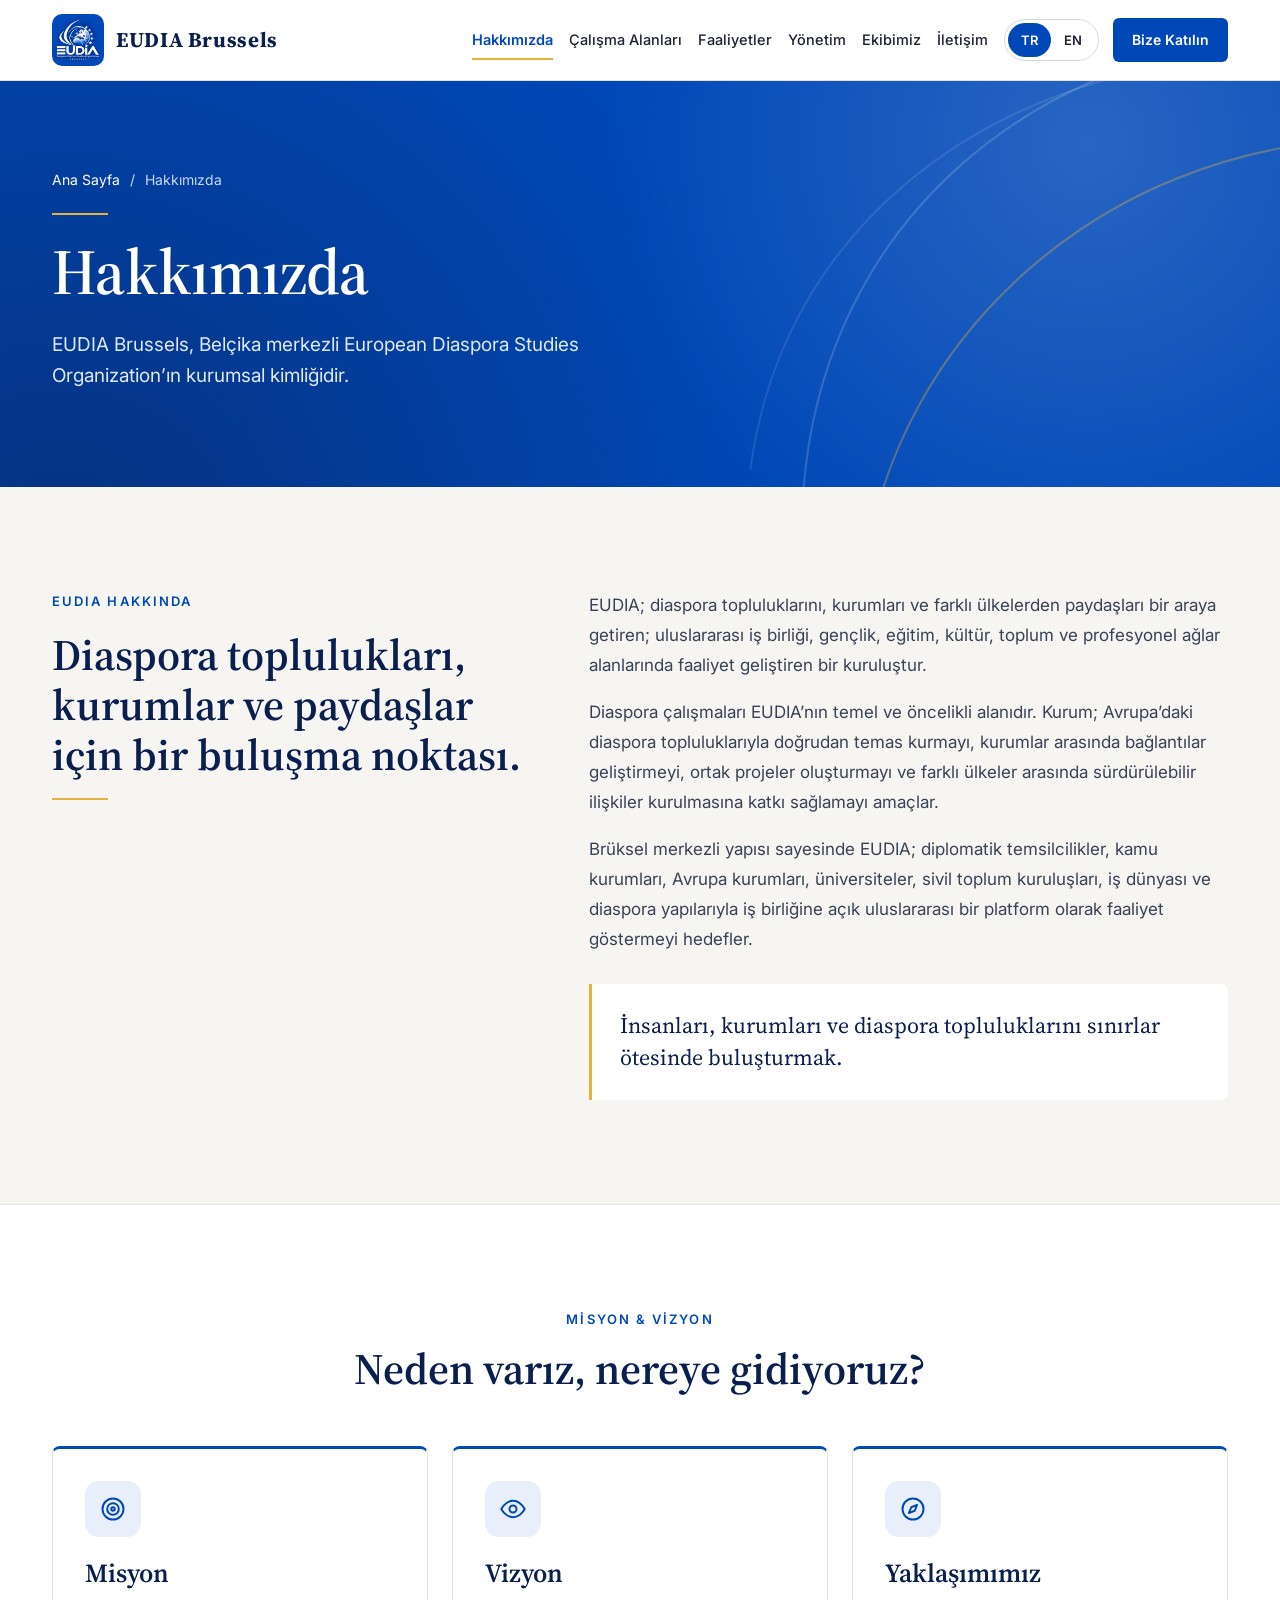
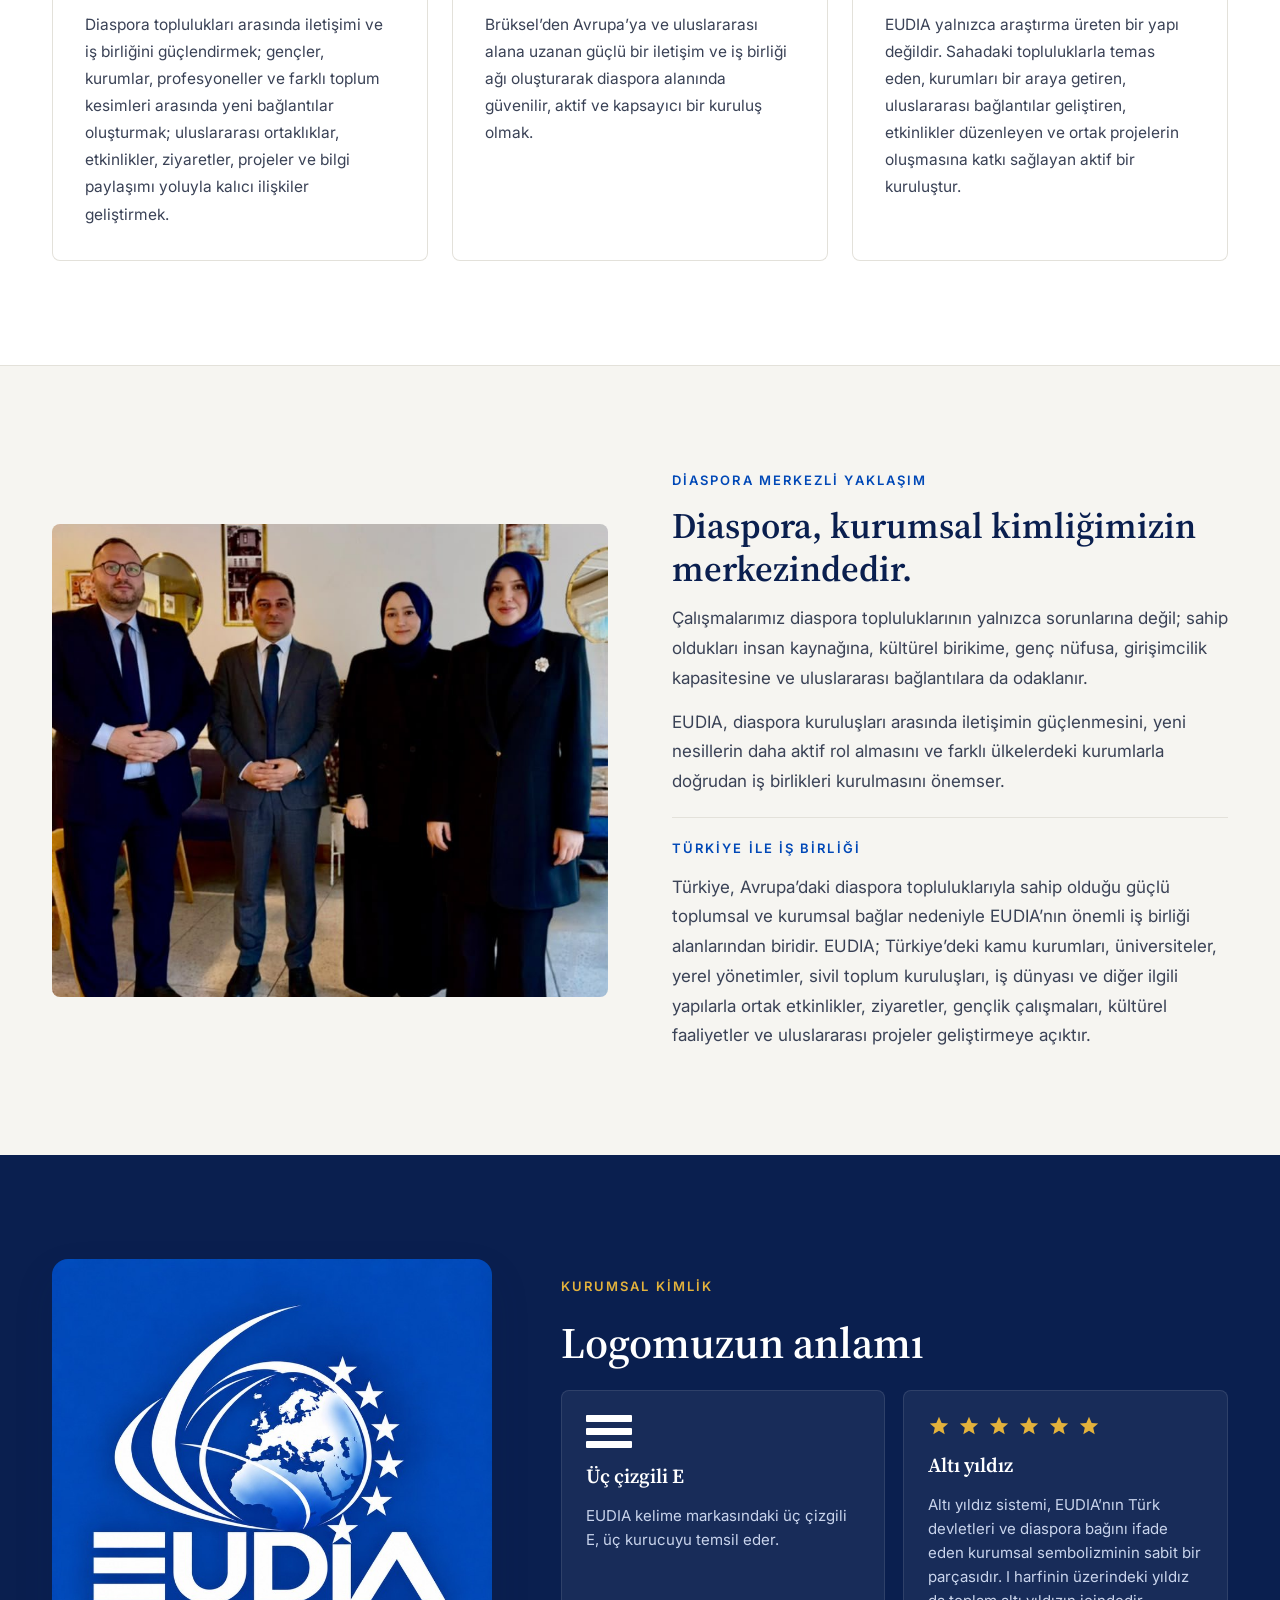
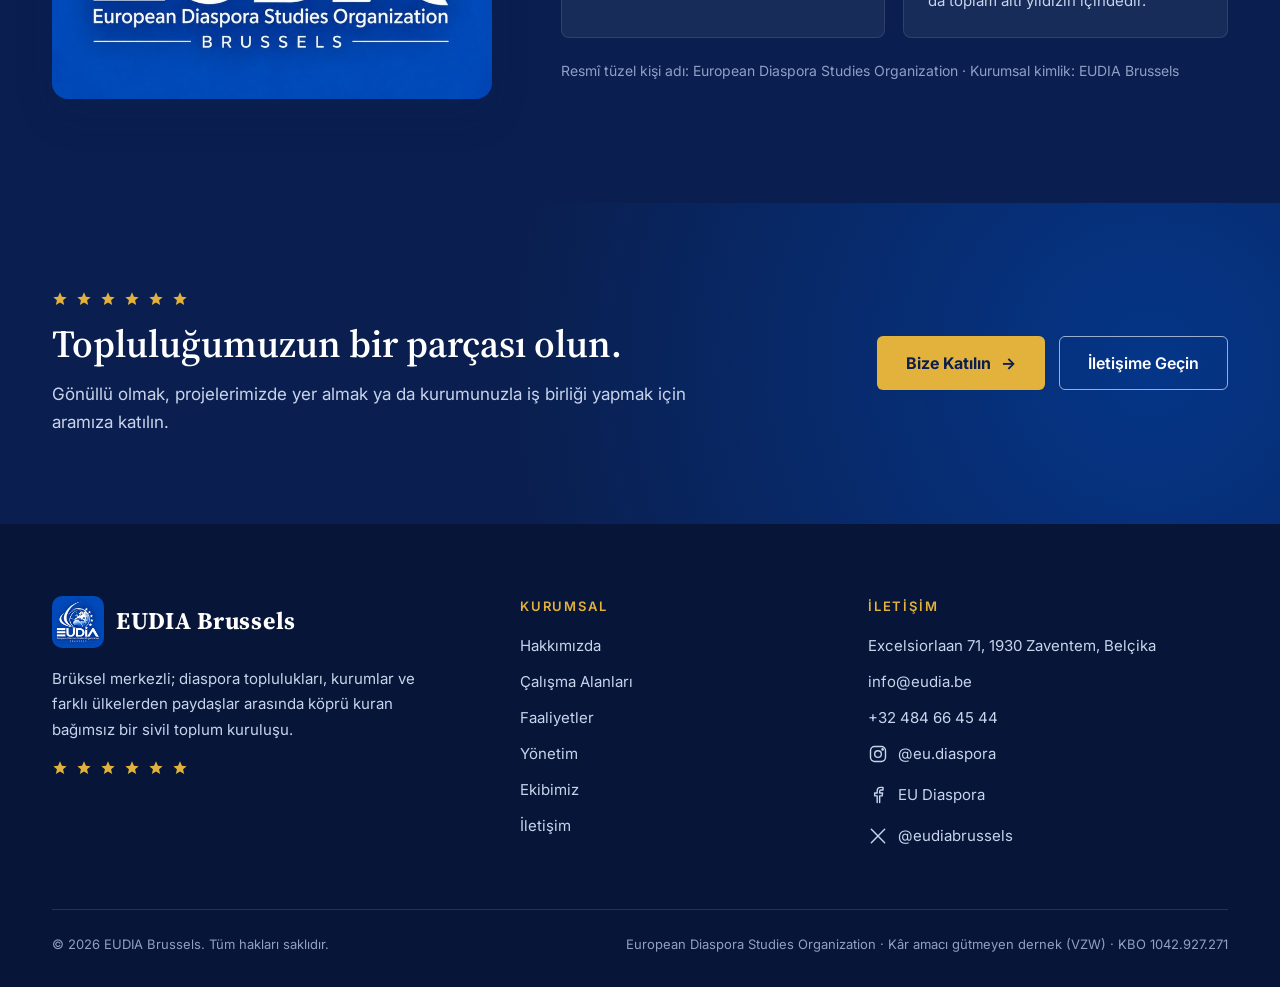
<file: About_tr.html>
<!DOCTYPE html>
<html lang="tr">
<head>
  <meta charset="UTF-8">
  <meta name="viewport" content="width=device-width, initial-scale=1">
  <title>Hakkımızda — EUDIA Brussels</title>
  <meta name="description" content="EUDIA Brussels’ın misyonu, vizyonu, yaklaşımı ve kurumsal kimliği.">
  <meta name="theme-color" content="#0048B7">

  <meta property="og:type" content="website">
  <meta property="og:site_name" content="EUDIA Brussels">
  <meta property="og:title" content="Hakkımızda — EUDIA Brussels">
  <meta property="og:description" content="EUDIA Brussels’ın misyonu, vizyonu, yaklaşımı ve kurumsal kimliği.">
  <meta property="og:locale" content="tr_TR">
  <meta property="og:image" content="eudia-logo.jpg">

  <link rel="alternate" hreflang="en" href="About_en.html">
  <link rel="icon" type="image/png" href="favicon.png">
  <link rel="apple-touch-icon" href="eudia-logo.jpg">

  <link rel="preconnect" href="https://fonts.googleapis.com">
  <link rel="preconnect" href="https://fonts.gstatic.com" crossorigin>
  <link rel="stylesheet" href="https://fonts.googleapis.com/css2?family=Inter:wght@400;500;600;700&amp;family=Source+Serif+4:ital,opsz,wght@0,8..60,500;0,8..60,600;0,8..60,700;1,8..60,500&amp;display=swap">

  <link rel="stylesheet" href="common.css">
  <link rel="stylesheet" href="About.css">
</head>
<body class="page-about">

<a class="skip-link" href="#main">İçeriğe geç</a>

<header class="site-header" data-header>
  <div class="container header__inner">
    <a class="brand" href="./" aria-label="EUDIA Brussels — Ana Sayfa">
      <img class="brand__logo" src="eudia-logo.jpg" alt="" width="52" height="52">
      <span class="brand__text">
        <span class="brand__name">EUDIA Brussels</span>
        <span class="brand__sub" lang="en">European Diaspora Studies Organization</span>
      </span>
    </a>

    <nav class="nav" id="site-nav" aria-label="Ana menü">
      <ul class="nav__list">
        <li><a class="nav__link is-active" aria-current="page" href="About_tr.html">Hakkımızda</a></li>
        <li><a class="nav__link" href="Calisma_alanlari_tr.html">Çalışma Alanları</a></li>
        <li><a class="nav__link" href="Faaliyetler_tr.html">Faaliyetler</a></li>
        <li><a class="nav__link" href="Yonetim_tr.html">Yönetim</a></li>
        <li><a class="nav__link" href="Ekibimiz_tr.html">Ekibimiz</a></li>
        <li><a class="nav__link" href="Iletisim_tr.html">İletişim</a></li>
      </ul>
      <div class="nav__actions">
        <div class="lang-switch" role="group" aria-label="Dil seçimi">
          <a href="About_tr.html" hreflang="tr" lang="tr" aria-current="true" aria-label="Türkçe">TR</a><a href="About_en.html" hreflang="en" lang="en" aria-label="English">EN</a>
        </div>
        <a class="btn btn--primary btn--sm" href="#" data-join>Bize Katılın</a>
      </div>
    </nav>

    <button class="menu-toggle" type="button" aria-expanded="false" aria-controls="site-nav">
      <span></span><span></span><span></span>
      <span class="sr-only">Menüyü aç / kapat</span>
    </button>
  </div>
</header>

<main id="main">

  <section class="page-hero">
    <svg class="deco-arcs" viewBox="0 0 600 600" aria-hidden="true"><path d="M60 540 C 60 240, 300 50, 580 60"/><path d="M10 480 C 40 250, 230 100, 480 80"/><path d="M120 580 C 150 350, 350 170, 600 160"/></svg>
    <div class="container">
      <div class="page-hero__inner hero-anim">
        <nav class="breadcrumb" aria-label="Breadcrumb">
          <a href="./">Ana Sayfa</a><span aria-hidden="true">/</span><span>Hakkımızda</span>
        </nav>
        <span class="gold-rule"></span>
        <h1>Hakkımızda</h1>
        <p>EUDIA Brussels, Belçika merkezli European Diaspora Studies Organization’ın kurumsal kimliğidir.</p>
      </div>
    </div>
  </section>

  <!-- Giriş -->
  <section class="section">
    <div class="container">
      <div class="about-intro__grid">
        <div class="about-intro__head reveal reveal--left">
          <span class="eyebrow">EUDIA Hakkında</span>
          <h2 class="section-title">Diaspora toplulukları, kurumlar ve paydaşlar için bir buluşma noktası.</h2>
          <span class="gold-rule"></span>
        </div>
        <div class="about-intro__body reveal reveal--right">
          <p class="lead">EUDIA; diaspora topluluklarını, kurumları ve farklı ülkelerden paydaşları bir araya getiren; uluslararası iş birliği, gençlik, eğitim, kültür, toplum ve profesyonel ağlar alanlarında faaliyet geliştiren bir kuruluştur.</p>
          <p class="lead">Diaspora çalışmaları EUDIA’nın temel ve öncelikli alanıdır. Kurum; Avrupa’daki diaspora topluluklarıyla doğrudan temas kurmayı, kurumlar arasında bağlantılar geliştirmeyi, ortak projeler oluşturmayı ve farklı ülkeler arasında sürdürülebilir ilişkiler kurulmasına katkı sağlamayı amaçlar.</p>
          <p class="lead">Brüksel merkezli yapısı sayesinde EUDIA; diplomatik temsilcilikler, kamu kurumları, Avrupa kurumları, üniversiteler, sivil toplum kuruluşları, iş dünyası ve diaspora yapılarıyla iş birliğine açık uluslararası bir platform olarak faaliyet göstermeyi hedefler.</p>
          <blockquote class="highlight-quote">İnsanları, kurumları ve diaspora topluluklarını sınırlar ötesinde buluşturmak.</blockquote>
        </div>
      </div>
    </div>
  </section>

  <!-- Misyon / Vizyon / Yaklaşım -->
  <section class="section section--white">
    <div class="container">
      <div class="section-head section-head--center reveal">
        <span class="eyebrow">Misyon & Vizyon</span>
        <h2 class="section-title">Neden varız, nereye gidiyoruz?</h2>
      </div>
      <div class="grid grid--3" data-stagger="120">
        <article class="card card--accent card--lift mva-card reveal">
          <span class="icon-badge"><svg viewBox="0 0 24 24" fill="none" stroke="currentColor" stroke-width="1.7" stroke-linecap="round" stroke-linejoin="round" aria-hidden="true"><circle cx="12" cy="12" r="9"/><circle cx="12" cy="12" r="5"/><circle cx="12" cy="12" r="1.5"/></svg></span>
          <h3>Misyon</h3>
          <p>Diaspora toplulukları arasında iletişimi ve iş birliğini güçlendirmek; gençler, kurumlar, profesyoneller ve farklı toplum kesimleri arasında yeni bağlantılar oluşturmak; uluslararası ortaklıklar, etkinlikler, ziyaretler, projeler ve bilgi paylaşımı yoluyla kalıcı ilişkiler geliştirmek.</p>
        </article>
        <article class="card card--accent card--lift mva-card reveal">
          <span class="icon-badge"><svg viewBox="0 0 24 24" fill="none" stroke="currentColor" stroke-width="1.7" stroke-linecap="round" stroke-linejoin="round" aria-hidden="true"><path d="M2 12s3.6-7 10-7 10 7 10 7-3.6 7-10 7S2 12 2 12z"/><circle cx="12" cy="12" r="3"/></svg></span>
          <h3>Vizyon</h3>
          <p>Brüksel’den Avrupa’ya ve uluslararası alana uzanan güçlü bir iletişim ve iş birliği ağı oluşturarak diaspora alanında güvenilir, aktif ve kapsayıcı bir kuruluş olmak.</p>
        </article>
        <article class="card card--accent card--lift mva-card reveal">
          <span class="icon-badge"><svg viewBox="0 0 24 24" fill="none" stroke="currentColor" stroke-width="1.7" stroke-linecap="round" stroke-linejoin="round" aria-hidden="true"><circle cx="12" cy="12" r="9"/><path d="M15.5 8.5l-2 5-5 2 2-5z"/></svg></span>
          <h3>Yaklaşımımız</h3>
          <p>EUDIA yalnızca araştırma üreten bir yapı değildir. Sahadaki topluluklarla temas eden, kurumları bir araya getiren, uluslararası bağlantılar geliştiren, etkinlikler düzenleyen ve ortak projelerin oluşmasına katkı sağlayan aktif bir kuruluştur.</p>
        </article>
      </div>
    </div>
  </section>

  <!-- Diaspora ve Türkiye -->
  <section class="section">
    <div class="container">
      <div class="split">
        <div class="reveal reveal--left">
          <div class="photo" data-photo data-label="Fotoğraf: Diaspora buluşması"><img src="diaspora.jpg" alt="Fotoğraf: Diaspora buluşması" loading="lazy" decoding="async"></div>
        </div>
        <div class="split__text reveal reveal--right">
          <div class="split__block">
            <span class="eyebrow">Diaspora Merkezli Yaklaşım</span>
            <h2>Diaspora, kurumsal kimliğimizin merkezindedir.</h2>
            <p class="lead">Çalışmalarımız diaspora topluluklarının yalnızca sorunlarına değil; sahip oldukları insan kaynağına, kültürel birikime, genç nüfusa, girişimcilik kapasitesine ve uluslararası bağlantılara da odaklanır.</p>
            <p class="lead">EUDIA, diaspora kuruluşları arasında iletişimin güçlenmesini, yeni nesillerin daha aktif rol almasını ve farklı ülkelerdeki kurumlarla doğrudan iş birlikleri kurulmasını önemser.</p>
          </div>
          <div class="split__divider"></div>
          <div class="split__block">
            <span class="eyebrow">Türkiye ile İş Birliği</span>
            <p class="lead">Türkiye, Avrupa’daki diaspora topluluklarıyla sahip olduğu güçlü toplumsal ve kurumsal bağlar nedeniyle EUDIA’nın önemli iş birliği alanlarından biridir. EUDIA; Türkiye’deki kamu kurumları, üniversiteler, yerel yönetimler, sivil toplum kuruluşları, iş dünyası ve diğer ilgili yapılarla ortak etkinlikler, ziyaretler, gençlik çalışmaları, kültürel faaliyetler ve uluslararası projeler geliştirmeye açıktır.</p>
          </div>
        </div>
      </div>
    </div>
  </section>

  <!-- Kurumsal kimlik -->
  <section class="section section--navy">
    <div class="container">
      <div class="identity" data-identity>
        <div class="identity__logo reveal reveal--zoom">
          <img src="eudia-logo.jpg" alt="EUDIA logosu" width="800" height="800" loading="lazy">
        </div>
        <div class="identity__text reveal reveal--right">
          <span class="eyebrow eyebrow--gold">Kurumsal Kimlik</span>
          <h2 class="section-title">Logomuzun anlamı</h2>
          <div class="identity__facts">
            <div class="identity__fact">
              <div class="bars" aria-hidden="true"><i></i><i></i><i></i></div>
              <strong>Üç çizgili E</strong>
              <span>EUDIA kelime markasındaki üç çizgili E, üç kurucuyu temsil eder.</span>
            </div>
            <div class="identity__fact">
              <div class="stars" aria-hidden="true"><svg viewBox="0 0 24 24" aria-hidden="true"><path d="M12 2l2.9 6.6 7.1.6-5.4 4.7 1.6 7L12 17.2 5.8 20.9l1.6-7L2 9.2l7.1-.6z"/></svg><svg viewBox="0 0 24 24" aria-hidden="true"><path d="M12 2l2.9 6.6 7.1.6-5.4 4.7 1.6 7L12 17.2 5.8 20.9l1.6-7L2 9.2l7.1-.6z"/></svg><svg viewBox="0 0 24 24" aria-hidden="true"><path d="M12 2l2.9 6.6 7.1.6-5.4 4.7 1.6 7L12 17.2 5.8 20.9l1.6-7L2 9.2l7.1-.6z"/></svg><svg viewBox="0 0 24 24" aria-hidden="true"><path d="M12 2l2.9 6.6 7.1.6-5.4 4.7 1.6 7L12 17.2 5.8 20.9l1.6-7L2 9.2l7.1-.6z"/></svg><svg viewBox="0 0 24 24" aria-hidden="true"><path d="M12 2l2.9 6.6 7.1.6-5.4 4.7 1.6 7L12 17.2 5.8 20.9l1.6-7L2 9.2l7.1-.6z"/></svg><svg viewBox="0 0 24 24" aria-hidden="true"><path d="M12 2l2.9 6.6 7.1.6-5.4 4.7 1.6 7L12 17.2 5.8 20.9l1.6-7L2 9.2l7.1-.6z"/></svg></div>
              <strong>Altı yıldız</strong>
              <span>Altı yıldız sistemi, EUDIA’nın Türk devletleri ve diaspora bağını ifade eden kurumsal sembolizminin sabit bir parçasıdır. I harfinin üzerindeki yıldız da toplam altı yıldızın içindedir.</span>
            </div>
          </div>
          <p class="legal-line">Resmî tüzel kişi adı: European Diaspora Studies Organization · Kurumsal kimlik: EUDIA Brussels</p>
        </div>
      </div>
    </div>
  </section>

  <section class="cta-band" aria-labelledby="cta-title">
    <div class="container">
      <div class="cta-band__inner reveal">
        <div class="cta-band__text">
          <div class="stars stars--twinkle" aria-hidden="true"><svg viewBox="0 0 24 24" aria-hidden="true"><path d="M12 2l2.9 6.6 7.1.6-5.4 4.7 1.6 7L12 17.2 5.8 20.9l1.6-7L2 9.2l7.1-.6z"/></svg><svg viewBox="0 0 24 24" aria-hidden="true"><path d="M12 2l2.9 6.6 7.1.6-5.4 4.7 1.6 7L12 17.2 5.8 20.9l1.6-7L2 9.2l7.1-.6z"/></svg><svg viewBox="0 0 24 24" aria-hidden="true"><path d="M12 2l2.9 6.6 7.1.6-5.4 4.7 1.6 7L12 17.2 5.8 20.9l1.6-7L2 9.2l7.1-.6z"/></svg><svg viewBox="0 0 24 24" aria-hidden="true"><path d="M12 2l2.9 6.6 7.1.6-5.4 4.7 1.6 7L12 17.2 5.8 20.9l1.6-7L2 9.2l7.1-.6z"/></svg><svg viewBox="0 0 24 24" aria-hidden="true"><path d="M12 2l2.9 6.6 7.1.6-5.4 4.7 1.6 7L12 17.2 5.8 20.9l1.6-7L2 9.2l7.1-.6z"/></svg><svg viewBox="0 0 24 24" aria-hidden="true"><path d="M12 2l2.9 6.6 7.1.6-5.4 4.7 1.6 7L12 17.2 5.8 20.9l1.6-7L2 9.2l7.1-.6z"/></svg></div>
          <h2 id="cta-title">Topluluğumuzun bir parçası olun.</h2>
          <p>Gönüllü olmak, projelerimizde yer almak ya da kurumunuzla iş birliği yapmak için aramıza katılın.</p>
        </div>
        <div class="cta-band__actions">
          <a class="btn btn--gold btn--lg" href="#" data-join>Bize Katılın <span class="arrow" aria-hidden="true">→</span></a>
          <a class="btn btn--outline-light btn--lg" href="Iletisim_tr.html">İletişime Geçin</a>
        </div>
      </div>
    </div>
  </section>

</main>

<footer class="site-footer">
  <div class="container">
    <div class="footer__grid">
      <div class="footer__brand">
        <a class="brand" href="./">
          <img class="brand__logo" src="eudia-logo.jpg" alt="" width="52" height="52" loading="lazy">
          <span class="brand__text"><span class="brand__name">EUDIA Brussels</span></span>
        </a>
        <p>Brüksel merkezli; diaspora toplulukları, kurumlar ve farklı ülkelerden paydaşlar arasında köprü kuran bağımsız bir sivil toplum kuruluşu.</p>
        <div class="stars stars--twinkle" aria-hidden="true"><svg viewBox="0 0 24 24" aria-hidden="true"><path d="M12 2l2.9 6.6 7.1.6-5.4 4.7 1.6 7L12 17.2 5.8 20.9l1.6-7L2 9.2l7.1-.6z"/></svg><svg viewBox="0 0 24 24" aria-hidden="true"><path d="M12 2l2.9 6.6 7.1.6-5.4 4.7 1.6 7L12 17.2 5.8 20.9l1.6-7L2 9.2l7.1-.6z"/></svg><svg viewBox="0 0 24 24" aria-hidden="true"><path d="M12 2l2.9 6.6 7.1.6-5.4 4.7 1.6 7L12 17.2 5.8 20.9l1.6-7L2 9.2l7.1-.6z"/></svg><svg viewBox="0 0 24 24" aria-hidden="true"><path d="M12 2l2.9 6.6 7.1.6-5.4 4.7 1.6 7L12 17.2 5.8 20.9l1.6-7L2 9.2l7.1-.6z"/></svg><svg viewBox="0 0 24 24" aria-hidden="true"><path d="M12 2l2.9 6.6 7.1.6-5.4 4.7 1.6 7L12 17.2 5.8 20.9l1.6-7L2 9.2l7.1-.6z"/></svg><svg viewBox="0 0 24 24" aria-hidden="true"><path d="M12 2l2.9 6.6 7.1.6-5.4 4.7 1.6 7L12 17.2 5.8 20.9l1.6-7L2 9.2l7.1-.6z"/></svg></div>
      </div>
      <div>
        <h2 class="footer__title">Kurumsal</h2>
        <ul class="footer__list">
            <li><a href="About_tr.html">Hakkımızda</a></li>
            <li><a href="Calisma_alanlari_tr.html">Çalışma Alanları</a></li>
            <li><a href="Faaliyetler_tr.html">Faaliyetler</a></li>
            <li><a href="Yonetim_tr.html">Yönetim</a></li>
            <li><a href="Ekibimiz_tr.html">Ekibimiz</a></li>
            <li><a href="Iletisim_tr.html">İletişim</a></li>
        </ul>
      </div>
      <div>
        <h2 class="footer__title">İletişim</h2>
        <ul class="footer__list">
          <li><a href="https://www.google.com/maps/search/?api=1&query=Excelsiorlaan+71+1930+Zaventem+Belgium" target="_blank" rel="noopener">Excelsiorlaan 71, 1930 Zaventem, Belçika</a></li>
          <li><a href="mailto:info@eudia.be">info@eudia.be</a></li>
          <li><a href="tel:+32484664544">+32 484 66 45 44</a></li>
          <li><a class="footer__social" href="https://www.instagram.com/eu.diaspora" target="_blank" rel="noopener"><svg viewBox="0 0 24 24" fill="none" stroke="currentColor" stroke-width="1.7" stroke-linecap="round" stroke-linejoin="round" aria-hidden="true"><rect x="3" y="3" width="18" height="18" rx="5"/><circle cx="12" cy="12" r="4"/><circle cx="17.5" cy="6.5" r=".8" fill="currentColor"/></svg> @eu.diaspora</a></li>
          <li><a class="footer__social" href="https://www.facebook.com/profile.php?id=61594972829004" target="_blank" rel="noopener"><svg viewBox="0 0 24 24" fill="none" stroke="currentColor" stroke-width="1.7" stroke-linecap="round" stroke-linejoin="round" aria-hidden="true"><path d="M14 21v-8h3l.5-3.5H14V7.8c0-1 .3-1.8 1.8-1.8H18V3a24 24 0 0 0-2.7-.1C12.6 2.9 11 4.5 11 7.4v2.1H8V13h3v8"/></svg> EU Diaspora</a></li>
          <li><a class="footer__social" href="https://x.com/eudiabrussels" target="_blank" rel="noopener"><svg viewBox="0 0 24 24" fill="none" stroke="currentColor" stroke-width="1.7" stroke-linecap="round" stroke-linejoin="round" aria-hidden="true"><path d="M4 4l16 16M20 4L4 20"/></svg> @eudiabrussels</a></li>
        </ul>
      </div>
    </div>
    <div class="footer__bottom">
      <span>© <span data-year>2026</span> EUDIA Brussels. Tüm hakları saklıdır.</span>
      <span>European Diaspora Studies Organization · Kâr amacı gütmeyen dernek (VZW) · KBO 1042.927.271</span>
    </div>
  </div>
</footer>

<button class="back-to-top" type="button" data-back-to-top aria-label="Sayfanın başına dön">
  <svg viewBox="0 0 24 24" fill="none" stroke="currentColor" stroke-width="2" stroke-linecap="round" stroke-linejoin="round" aria-hidden="true"><path d="M12 19V5M5 12l7-7 7 7"/></svg>
</button>
<div class="toast" role="status" aria-live="polite" data-toast></div>

<script src="common.js" defer></script>
<script src="About.js" defer></script>
</body>
</html>
</file>
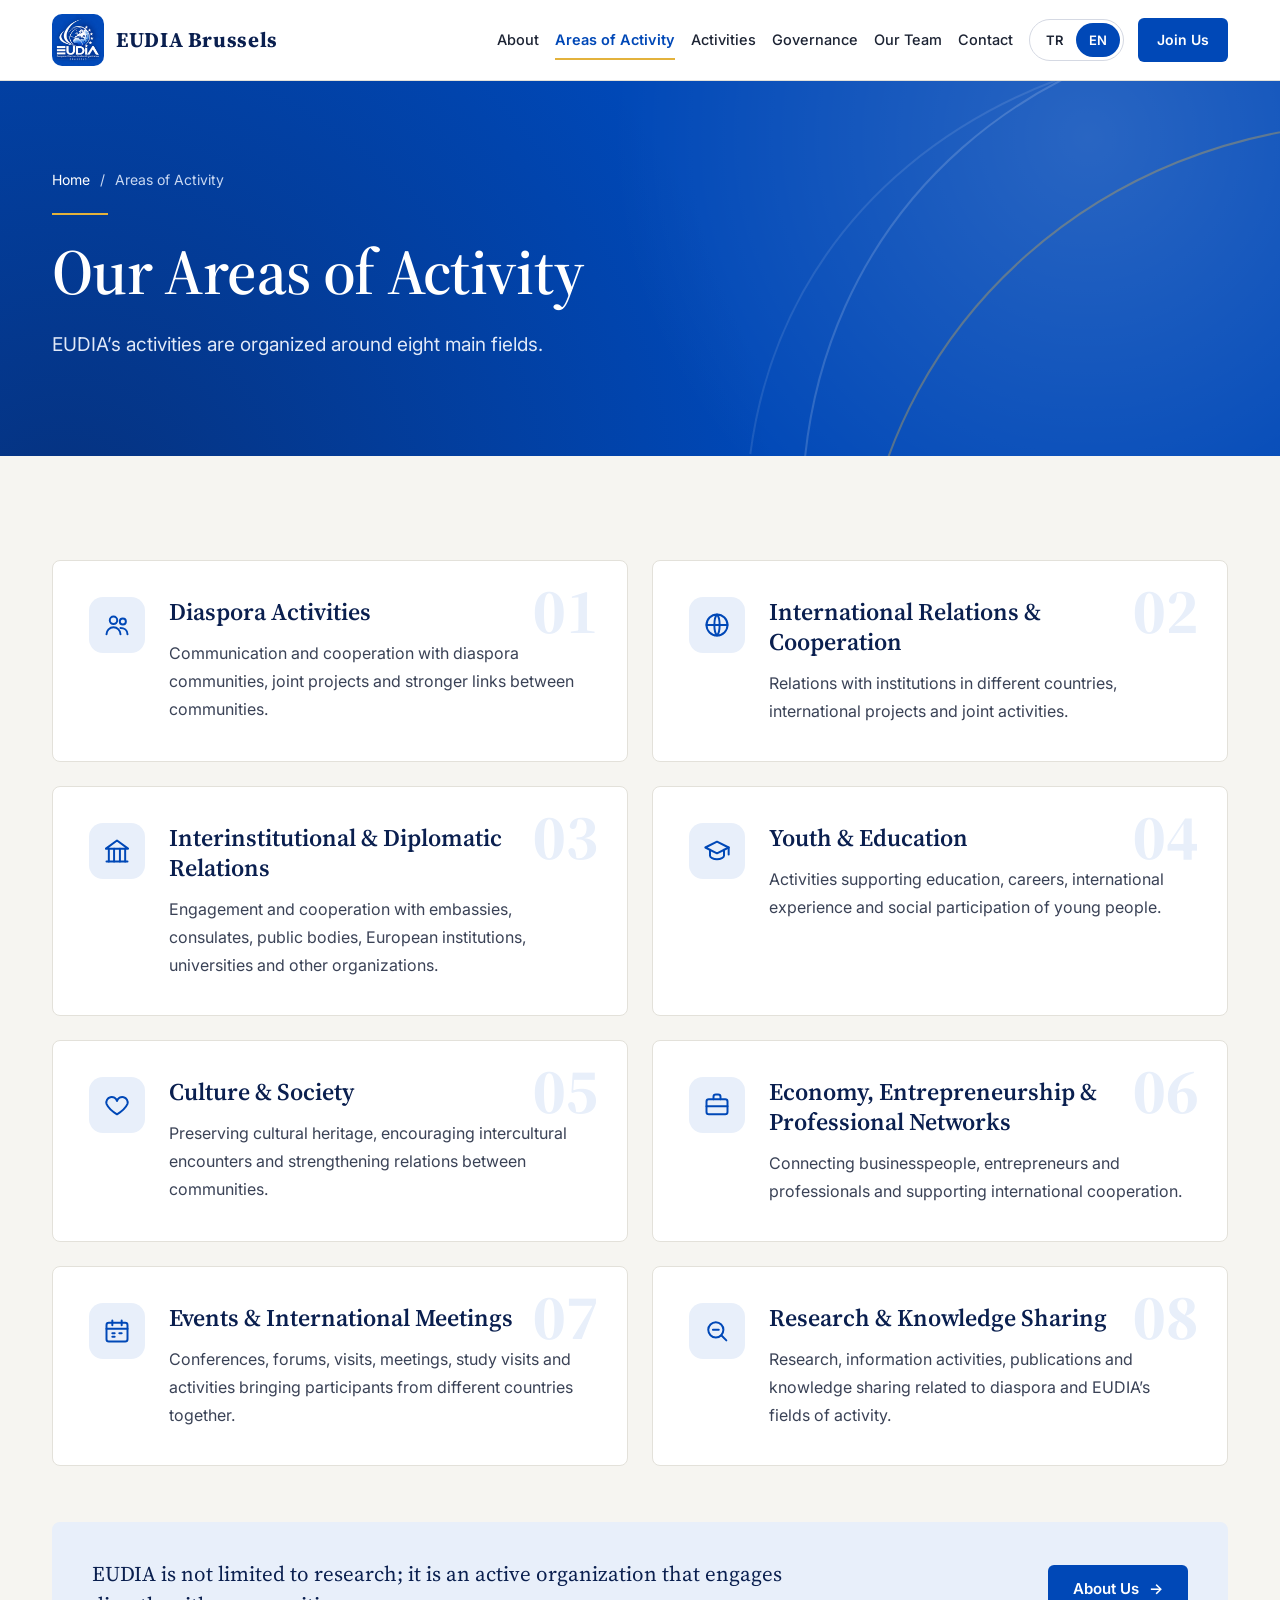
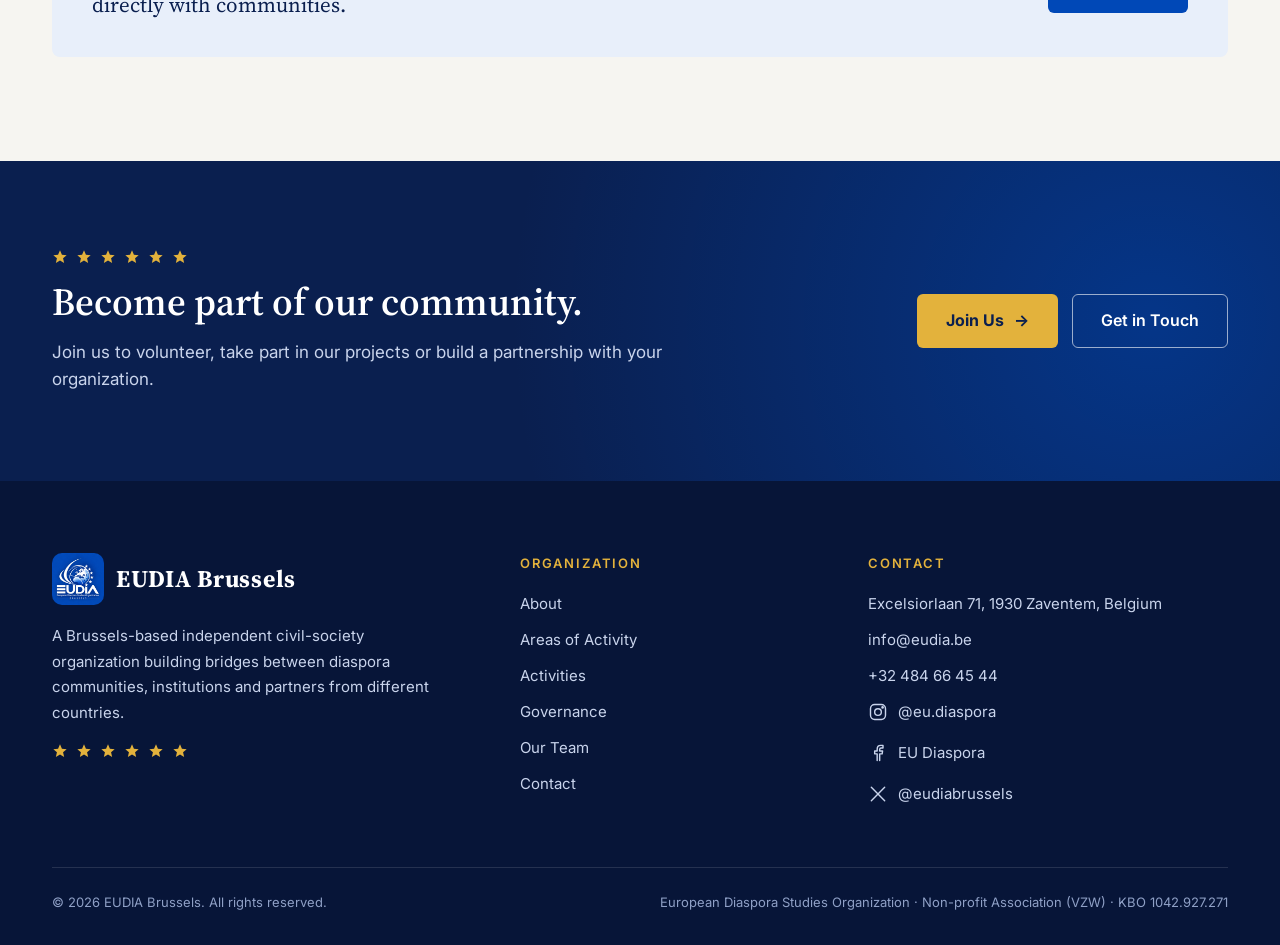
<file: Calisma_alanlari_en.html>
<!DOCTYPE html>
<html lang="en">
<head>
  <meta charset="UTF-8">
  <meta name="viewport" content="width=device-width, initial-scale=1">
  <title>Areas of Activity — EUDIA Brussels</title>
  <meta name="description" content="EUDIA’s eight main fields: diaspora, international relations, diplomacy, youth, culture, economy, events and research.">
  <meta name="theme-color" content="#0048B7">

  <meta property="og:type" content="website">
  <meta property="og:site_name" content="EUDIA Brussels">
  <meta property="og:title" content="Areas of Activity — EUDIA Brussels">
  <meta property="og:description" content="EUDIA’s eight main fields: diaspora, international relations, diplomacy, youth, culture, economy, events and research.">
  <meta property="og:locale" content="en_GB">
  <meta property="og:image" content="eudia-logo.jpg">

  <link rel="alternate" hreflang="tr" href="Calisma_alanlari_tr.html">
  <link rel="icon" type="image/png" href="favicon.png">
  <link rel="apple-touch-icon" href="eudia-logo.jpg">

  <link rel="preconnect" href="https://fonts.googleapis.com">
  <link rel="preconnect" href="https://fonts.gstatic.com" crossorigin>
  <link rel="stylesheet" href="https://fonts.googleapis.com/css2?family=Inter:wght@400;500;600;700&amp;family=Source+Serif+4:ital,opsz,wght@0,8..60,500;0,8..60,600;0,8..60,700;1,8..60,500&amp;display=swap">

  <link rel="stylesheet" href="common.css">
  <link rel="stylesheet" href="Calisma_alanlari.css">
</head>
<body class="page-areas">

<a class="skip-link" href="#main">Skip to content</a>

<header class="site-header" data-header>
  <div class="container header__inner">
    <a class="brand" href="MainPage_en.html" aria-label="EUDIA Brussels — Home">
      <img class="brand__logo" src="eudia-logo.jpg" alt="" width="52" height="52">
      <span class="brand__text">
        <span class="brand__name">EUDIA Brussels</span>
        <span class="brand__sub" lang="en">European Diaspora Studies Organization</span>
      </span>
    </a>

    <nav class="nav" id="site-nav" aria-label="Main menu">
      <ul class="nav__list">
        <li><a class="nav__link" href="About_en.html">About</a></li>
        <li><a class="nav__link is-active" aria-current="page" href="Calisma_alanlari_en.html">Areas of Activity</a></li>
        <li><a class="nav__link" href="Faaliyetler_en.html">Activities</a></li>
        <li><a class="nav__link" href="Yonetim_en.html">Governance</a></li>
        <li><a class="nav__link" href="Ekibimiz_en.html">Our Team</a></li>
        <li><a class="nav__link" href="Iletisim_en.html">Contact</a></li>
      </ul>
      <div class="nav__actions">
        <div class="lang-switch" role="group" aria-label="Language">
          <a href="Calisma_alanlari_tr.html" hreflang="tr" lang="tr" aria-label="Türkçe">TR</a><a href="Calisma_alanlari_en.html" hreflang="en" lang="en" aria-current="true" aria-label="English">EN</a>
        </div>
        <a class="btn btn--primary btn--sm" href="#" data-join>Join Us</a>
      </div>
    </nav>

    <button class="menu-toggle" type="button" aria-expanded="false" aria-controls="site-nav">
      <span></span><span></span><span></span>
      <span class="sr-only">Open / close menu</span>
    </button>
  </div>
</header>

<main id="main">

  <section class="page-hero">
    <svg class="deco-arcs" viewBox="0 0 600 600" aria-hidden="true"><path d="M60 540 C 60 240, 300 50, 580 60"/><path d="M10 480 C 40 250, 230 100, 480 80"/><path d="M120 580 C 150 350, 350 170, 600 160"/></svg>
    <div class="container">
      <div class="page-hero__inner hero-anim">
        <nav class="breadcrumb" aria-label="Breadcrumb">
          <a href="MainPage_en.html">Home</a><span aria-hidden="true">/</span><span>Areas of Activity</span>
        </nav>
        <span class="gold-rule"></span>
        <h1>Our Areas of Activity</h1>
        <p>EUDIA’s activities are organized around eight main fields.</p>
      </div>
    </div>
  </section>

  <section class="section">
    <div class="container">
      <div class="areas-list" data-stagger="80">
        <article class="area-card reveal" id="alan-1">
          <span class="area-card__num" aria-hidden="true">01</span>
          <span class="icon-badge"><svg viewBox="0 0 24 24" fill="none" stroke="currentColor" stroke-width="1.7" stroke-linecap="round" stroke-linejoin="round" aria-hidden="true"><circle cx="9" cy="8" r="3.2"/><circle cx="17" cy="9" r="2.6"/><path d="M3 20c0-3.3 2.7-6 6-6s6 2.7 6 6"/><path d="M15 14.5c3 0 6 1.8 6 5.5"/></svg></span>
          <div class="area-card__body">
            <h2>Diaspora Activities</h2>
            <p>Communication and cooperation with diaspora communities, joint projects and stronger links between communities.</p>
          </div>
        </article>
        <article class="area-card reveal" id="alan-2">
          <span class="area-card__num" aria-hidden="true">02</span>
          <span class="icon-badge"><svg viewBox="0 0 24 24" fill="none" stroke="currentColor" stroke-width="1.7" stroke-linecap="round" stroke-linejoin="round" aria-hidden="true"><circle cx="12" cy="12" r="9"/><path d="M3 12h18M12 3c3 3 3 15 0 18M12 3c-3 3-3 15 0 18"/></svg></span>
          <div class="area-card__body">
            <h2>International Relations & Cooperation</h2>
            <p>Relations with institutions in different countries, international projects and joint activities.</p>
          </div>
        </article>
        <article class="area-card reveal" id="alan-3">
          <span class="area-card__num" aria-hidden="true">03</span>
          <span class="icon-badge"><svg viewBox="0 0 24 24" fill="none" stroke="currentColor" stroke-width="1.7" stroke-linecap="round" stroke-linejoin="round" aria-hidden="true"><path d="M3 21h18"/><path d="M5 21V10M9.5 21V10M14.5 21V10M19 21V10"/><path d="M2.5 10 12 3l9.5 7z"/></svg></span>
          <div class="area-card__body">
            <h2>Interinstitutional & Diplomatic Relations</h2>
            <p>Engagement and cooperation with embassies, consulates, public bodies, European institutions, universities and other organizations.</p>
          </div>
        </article>
        <article class="area-card reveal" id="alan-4">
          <span class="area-card__num" aria-hidden="true">04</span>
          <span class="icon-badge"><svg viewBox="0 0 24 24" fill="none" stroke="currentColor" stroke-width="1.7" stroke-linecap="round" stroke-linejoin="round" aria-hidden="true"><path d="M2 9l10-5 10 5-10 5z"/><path d="M6 11v5c0 1.5 2.7 3 6 3s6-1.5 6-3v-5"/><path d="M22 9v6"/></svg></span>
          <div class="area-card__body">
            <h2>Youth & Education</h2>
            <p>Activities supporting education, careers, international experience and social participation of young people.</p>
          </div>
        </article>
        <article class="area-card reveal" id="alan-5">
          <span class="area-card__num" aria-hidden="true">05</span>
          <span class="icon-badge"><svg viewBox="0 0 24 24" fill="none" stroke="currentColor" stroke-width="1.7" stroke-linecap="round" stroke-linejoin="round" aria-hidden="true"><path d="M12 20s-7-4.4-9-9a4.6 4.6 0 0 1 9-2.4A4.6 4.6 0 0 1 21 11c-2 4.6-9 9-9 9z"/></svg></span>
          <div class="area-card__body">
            <h2>Culture & Society</h2>
            <p>Preserving cultural heritage, encouraging intercultural encounters and strengthening relations between communities.</p>
          </div>
        </article>
        <article class="area-card reveal" id="alan-6">
          <span class="area-card__num" aria-hidden="true">06</span>
          <span class="icon-badge"><svg viewBox="0 0 24 24" fill="none" stroke="currentColor" stroke-width="1.7" stroke-linecap="round" stroke-linejoin="round" aria-hidden="true"><rect x="3" y="7" width="18" height="13" rx="2"/><path d="M9 7V5a2 2 0 0 1 2-2h2a2 2 0 0 1 2 2v2"/><path d="M3 13h18"/></svg></span>
          <div class="area-card__body">
            <h2>Economy, Entrepreneurship & Professional Networks</h2>
            <p>Connecting businesspeople, entrepreneurs and professionals and supporting international cooperation.</p>
          </div>
        </article>
        <article class="area-card reveal" id="alan-7">
          <span class="area-card__num" aria-hidden="true">07</span>
          <span class="icon-badge"><svg viewBox="0 0 24 24" fill="none" stroke="currentColor" stroke-width="1.7" stroke-linecap="round" stroke-linejoin="round" aria-hidden="true"><rect x="3" y="5" width="18" height="16" rx="2"/><path d="M16 3v4M8 3v4M3 10h18"/><path d="M8 14h2M14 14h2M8 17h2"/></svg></span>
          <div class="area-card__body">
            <h2>Events & International Meetings</h2>
            <p>Conferences, forums, visits, meetings, study visits and activities bringing participants from different countries together.</p>
          </div>
        </article>
        <article class="area-card reveal" id="alan-8">
          <span class="area-card__num" aria-hidden="true">08</span>
          <span class="icon-badge"><svg viewBox="0 0 24 24" fill="none" stroke="currentColor" stroke-width="1.7" stroke-linecap="round" stroke-linejoin="round" aria-hidden="true"><circle cx="11" cy="11" r="6.5"/><path d="M20 20l-4.3-4.3"/><path d="M8.5 11h5"/></svg></span>
          <div class="area-card__body">
            <h2>Research & Knowledge Sharing</h2>
            <p>Research, information activities, publications and knowledge sharing related to diaspora and EUDIA’s fields of activity.</p>
          </div>
        </article>
      </div>

      <div class="areas-note reveal">
        <p>EUDIA is not limited to research; it is an active organization that engages directly with communities.</p>
        <a class="btn btn--primary" href="About_en.html">About Us <span class="arrow" aria-hidden="true">→</span></a>
      </div>
    </div>
  </section>

  <section class="cta-band" aria-labelledby="cta-title">
    <div class="container">
      <div class="cta-band__inner reveal">
        <div class="cta-band__text">
          <div class="stars stars--twinkle" aria-hidden="true"><svg viewBox="0 0 24 24" aria-hidden="true"><path d="M12 2l2.9 6.6 7.1.6-5.4 4.7 1.6 7L12 17.2 5.8 20.9l1.6-7L2 9.2l7.1-.6z"/></svg><svg viewBox="0 0 24 24" aria-hidden="true"><path d="M12 2l2.9 6.6 7.1.6-5.4 4.7 1.6 7L12 17.2 5.8 20.9l1.6-7L2 9.2l7.1-.6z"/></svg><svg viewBox="0 0 24 24" aria-hidden="true"><path d="M12 2l2.9 6.6 7.1.6-5.4 4.7 1.6 7L12 17.2 5.8 20.9l1.6-7L2 9.2l7.1-.6z"/></svg><svg viewBox="0 0 24 24" aria-hidden="true"><path d="M12 2l2.9 6.6 7.1.6-5.4 4.7 1.6 7L12 17.2 5.8 20.9l1.6-7L2 9.2l7.1-.6z"/></svg><svg viewBox="0 0 24 24" aria-hidden="true"><path d="M12 2l2.9 6.6 7.1.6-5.4 4.7 1.6 7L12 17.2 5.8 20.9l1.6-7L2 9.2l7.1-.6z"/></svg><svg viewBox="0 0 24 24" aria-hidden="true"><path d="M12 2l2.9 6.6 7.1.6-5.4 4.7 1.6 7L12 17.2 5.8 20.9l1.6-7L2 9.2l7.1-.6z"/></svg></div>
          <h2 id="cta-title">Become part of our community.</h2>
          <p>Join us to volunteer, take part in our projects or build a partnership with your organization.</p>
        </div>
        <div class="cta-band__actions">
          <a class="btn btn--gold btn--lg" href="#" data-join>Join Us <span class="arrow" aria-hidden="true">→</span></a>
          <a class="btn btn--outline-light btn--lg" href="Iletisim_en.html">Get in Touch</a>
        </div>
      </div>
    </div>
  </section>

</main>

<footer class="site-footer">
  <div class="container">
    <div class="footer__grid">
      <div class="footer__brand">
        <a class="brand" href="MainPage_en.html">
          <img class="brand__logo" src="eudia-logo.jpg" alt="" width="52" height="52" loading="lazy">
          <span class="brand__text"><span class="brand__name">EUDIA Brussels</span></span>
        </a>
        <p>A Brussels-based independent civil-society organization building bridges between diaspora communities, institutions and partners from different countries.</p>
        <div class="stars stars--twinkle" aria-hidden="true"><svg viewBox="0 0 24 24" aria-hidden="true"><path d="M12 2l2.9 6.6 7.1.6-5.4 4.7 1.6 7L12 17.2 5.8 20.9l1.6-7L2 9.2l7.1-.6z"/></svg><svg viewBox="0 0 24 24" aria-hidden="true"><path d="M12 2l2.9 6.6 7.1.6-5.4 4.7 1.6 7L12 17.2 5.8 20.9l1.6-7L2 9.2l7.1-.6z"/></svg><svg viewBox="0 0 24 24" aria-hidden="true"><path d="M12 2l2.9 6.6 7.1.6-5.4 4.7 1.6 7L12 17.2 5.8 20.9l1.6-7L2 9.2l7.1-.6z"/></svg><svg viewBox="0 0 24 24" aria-hidden="true"><path d="M12 2l2.9 6.6 7.1.6-5.4 4.7 1.6 7L12 17.2 5.8 20.9l1.6-7L2 9.2l7.1-.6z"/></svg><svg viewBox="0 0 24 24" aria-hidden="true"><path d="M12 2l2.9 6.6 7.1.6-5.4 4.7 1.6 7L12 17.2 5.8 20.9l1.6-7L2 9.2l7.1-.6z"/></svg><svg viewBox="0 0 24 24" aria-hidden="true"><path d="M12 2l2.9 6.6 7.1.6-5.4 4.7 1.6 7L12 17.2 5.8 20.9l1.6-7L2 9.2l7.1-.6z"/></svg></div>
      </div>
      <div>
        <h2 class="footer__title">Organization</h2>
        <ul class="footer__list">
            <li><a href="About_en.html">About</a></li>
            <li><a href="Calisma_alanlari_en.html">Areas of Activity</a></li>
            <li><a href="Faaliyetler_en.html">Activities</a></li>
            <li><a href="Yonetim_en.html">Governance</a></li>
            <li><a href="Ekibimiz_en.html">Our Team</a></li>
            <li><a href="Iletisim_en.html">Contact</a></li>
        </ul>
      </div>
      <div>
        <h2 class="footer__title">Contact</h2>
        <ul class="footer__list">
          <li><a href="https://www.google.com/maps/search/?api=1&query=Excelsiorlaan+71+1930+Zaventem+Belgium" target="_blank" rel="noopener">Excelsiorlaan 71, 1930 Zaventem, Belgium</a></li>
          <li><a href="mailto:info@eudia.be">info@eudia.be</a></li>
          <li><a href="tel:+32484664544">+32 484 66 45 44</a></li>
          <li><a class="footer__social" href="https://www.instagram.com/eu.diaspora" target="_blank" rel="noopener"><svg viewBox="0 0 24 24" fill="none" stroke="currentColor" stroke-width="1.7" stroke-linecap="round" stroke-linejoin="round" aria-hidden="true"><rect x="3" y="3" width="18" height="18" rx="5"/><circle cx="12" cy="12" r="4"/><circle cx="17.5" cy="6.5" r=".8" fill="currentColor"/></svg> @eu.diaspora</a></li>
          <li><a class="footer__social" href="https://www.facebook.com/profile.php?id=61594972829004" target="_blank" rel="noopener"><svg viewBox="0 0 24 24" fill="none" stroke="currentColor" stroke-width="1.7" stroke-linecap="round" stroke-linejoin="round" aria-hidden="true"><path d="M14 21v-8h3l.5-3.5H14V7.8c0-1 .3-1.8 1.8-1.8H18V3a24 24 0 0 0-2.7-.1C12.6 2.9 11 4.5 11 7.4v2.1H8V13h3v8"/></svg> EU Diaspora</a></li>
          <li><a class="footer__social" href="https://x.com/eudiabrussels" target="_blank" rel="noopener"><svg viewBox="0 0 24 24" fill="none" stroke="currentColor" stroke-width="1.7" stroke-linecap="round" stroke-linejoin="round" aria-hidden="true"><path d="M4 4l16 16M20 4L4 20"/></svg> @eudiabrussels</a></li>
        </ul>
      </div>
    </div>
    <div class="footer__bottom">
      <span>© <span data-year>2026</span> EUDIA Brussels. All rights reserved.</span>
      <span>European Diaspora Studies Organization · Non-profit Association (VZW) · KBO 1042.927.271</span>
    </div>
  </div>
</footer>

<button class="back-to-top" type="button" data-back-to-top aria-label="Back to top">
  <svg viewBox="0 0 24 24" fill="none" stroke="currentColor" stroke-width="2" stroke-linecap="round" stroke-linejoin="round" aria-hidden="true"><path d="M12 19V5M5 12l7-7 7 7"/></svg>
</button>
<div class="toast" role="status" aria-live="polite" data-toast></div>

<script src="common.js" defer></script>
<script src="Calisma_alanlari.js" defer></script>
</body>
</html>
</file>
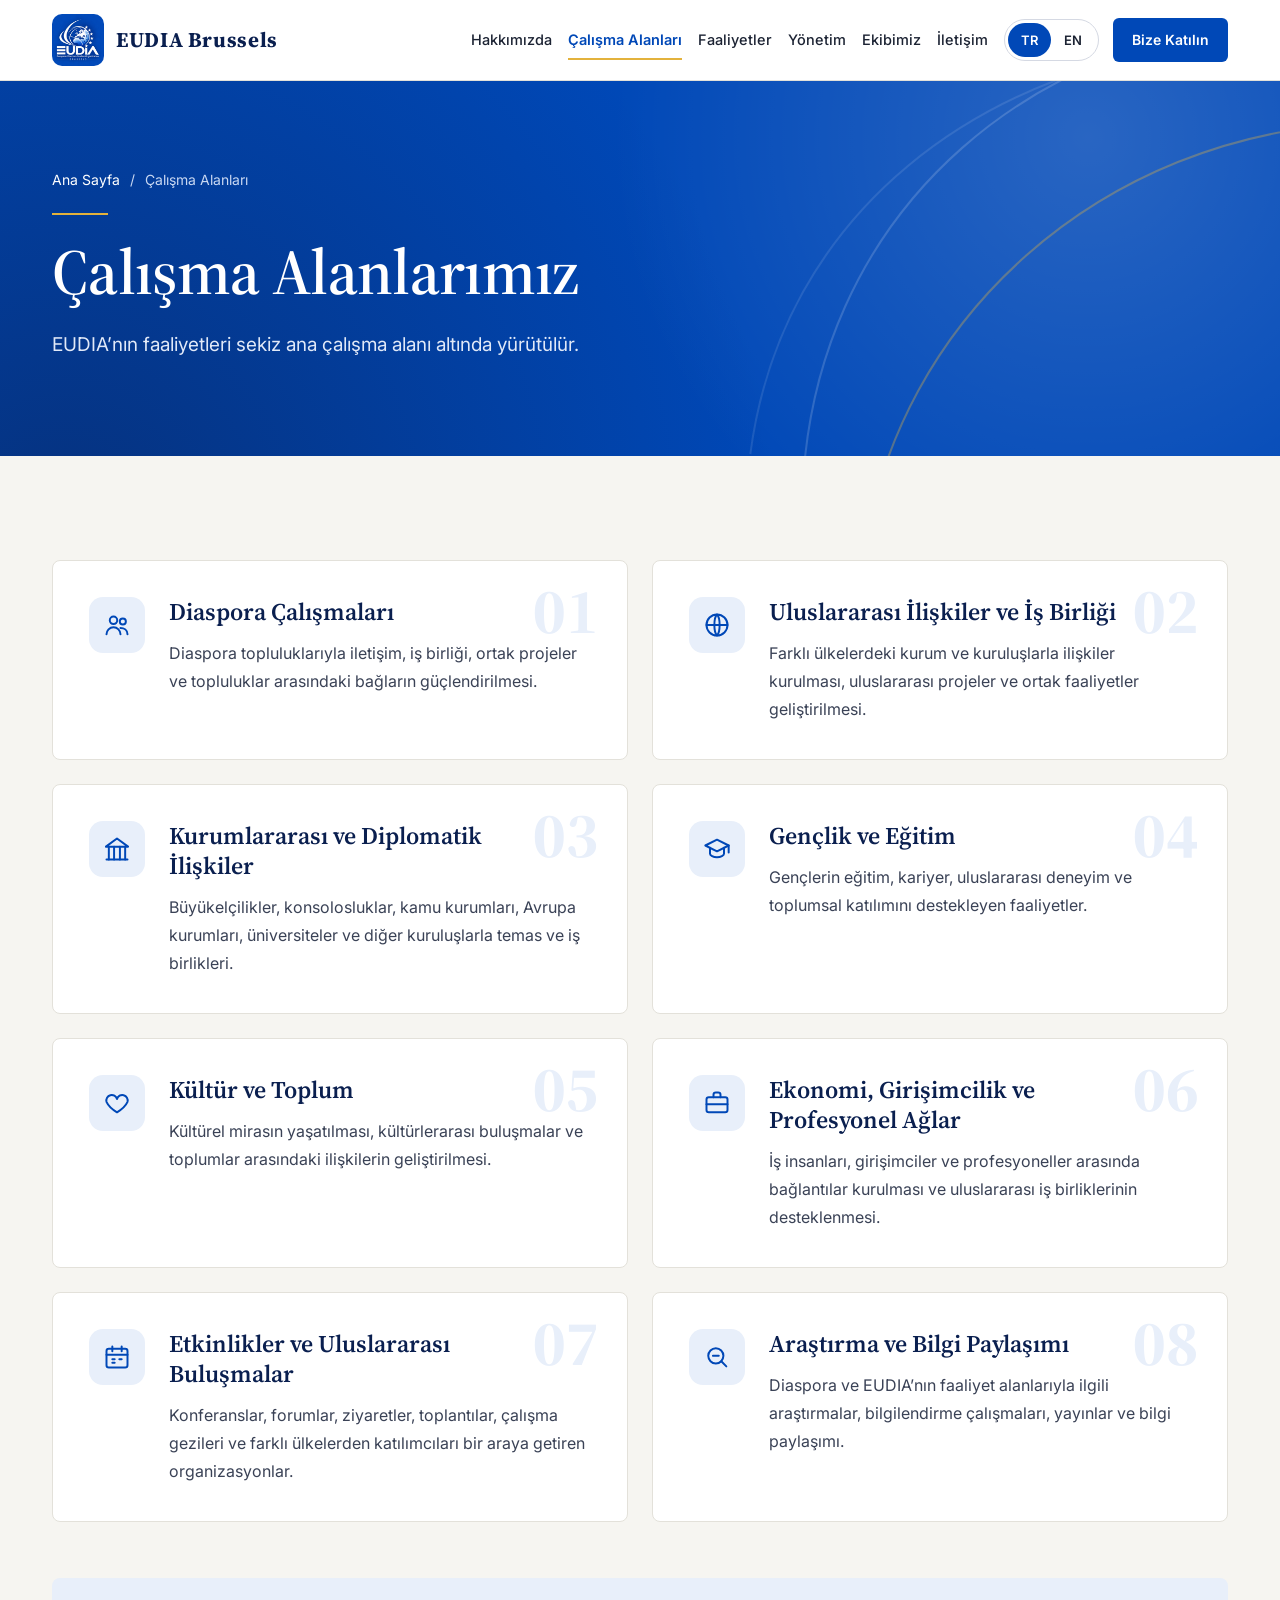
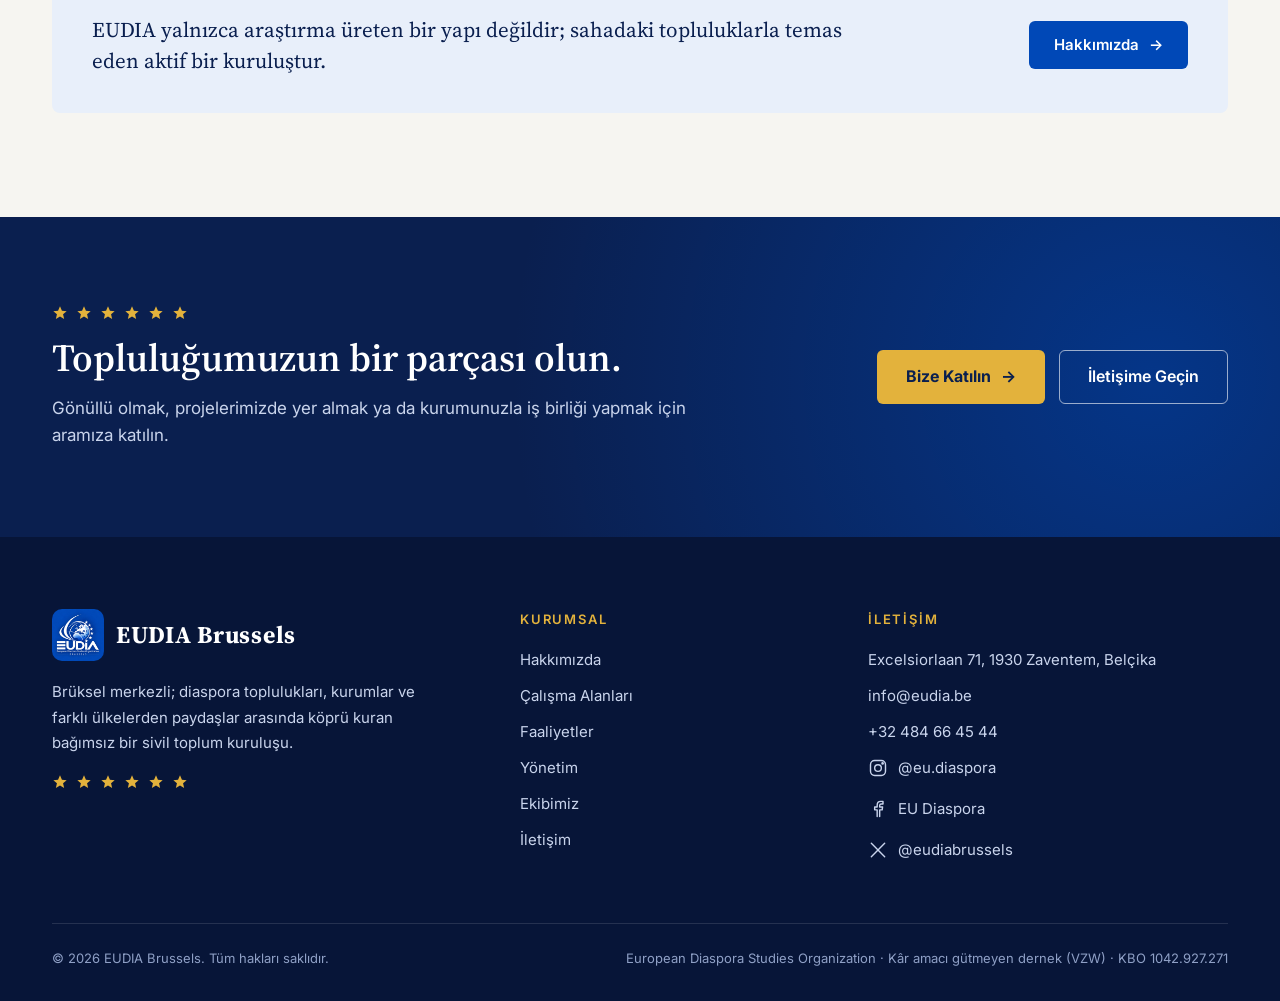
<file: Calisma_alanlari_tr.html>
<!DOCTYPE html>
<html lang="tr">
<head>
  <meta charset="UTF-8">
  <meta name="viewport" content="width=device-width, initial-scale=1">
  <title>Çalışma Alanları — EUDIA Brussels</title>
  <meta name="description" content="EUDIA’nın sekiz ana çalışma alanı: diaspora, uluslararası ilişkiler, diplomasi, gençlik, kültür, ekonomi, etkinlikler ve araştırma.">
  <meta name="theme-color" content="#0048B7">

  <meta property="og:type" content="website">
  <meta property="og:site_name" content="EUDIA Brussels">
  <meta property="og:title" content="Çalışma Alanları — EUDIA Brussels">
  <meta property="og:description" content="EUDIA’nın sekiz ana çalışma alanı: diaspora, uluslararası ilişkiler, diplomasi, gençlik, kültür, ekonomi, etkinlikler ve araştırma.">
  <meta property="og:locale" content="tr_TR">
  <meta property="og:image" content="eudia-logo.jpg">

  <link rel="alternate" hreflang="en" href="Calisma_alanlari_en.html">
  <link rel="icon" type="image/png" href="favicon.png">
  <link rel="apple-touch-icon" href="eudia-logo.jpg">

  <link rel="preconnect" href="https://fonts.googleapis.com">
  <link rel="preconnect" href="https://fonts.gstatic.com" crossorigin>
  <link rel="stylesheet" href="https://fonts.googleapis.com/css2?family=Inter:wght@400;500;600;700&amp;family=Source+Serif+4:ital,opsz,wght@0,8..60,500;0,8..60,600;0,8..60,700;1,8..60,500&amp;display=swap">

  <link rel="stylesheet" href="common.css">
  <link rel="stylesheet" href="Calisma_alanlari.css">
</head>
<body class="page-areas">

<a class="skip-link" href="#main">İçeriğe geç</a>

<header class="site-header" data-header>
  <div class="container header__inner">
    <a class="brand" href="./" aria-label="EUDIA Brussels — Ana Sayfa">
      <img class="brand__logo" src="eudia-logo.jpg" alt="" width="52" height="52">
      <span class="brand__text">
        <span class="brand__name">EUDIA Brussels</span>
        <span class="brand__sub" lang="en">European Diaspora Studies Organization</span>
      </span>
    </a>

    <nav class="nav" id="site-nav" aria-label="Ana menü">
      <ul class="nav__list">
        <li><a class="nav__link" href="About_tr.html">Hakkımızda</a></li>
        <li><a class="nav__link is-active" aria-current="page" href="Calisma_alanlari_tr.html">Çalışma Alanları</a></li>
        <li><a class="nav__link" href="Faaliyetler_tr.html">Faaliyetler</a></li>
        <li><a class="nav__link" href="Yonetim_tr.html">Yönetim</a></li>
        <li><a class="nav__link" href="Ekibimiz_tr.html">Ekibimiz</a></li>
        <li><a class="nav__link" href="Iletisim_tr.html">İletişim</a></li>
      </ul>
      <div class="nav__actions">
        <div class="lang-switch" role="group" aria-label="Dil seçimi">
          <a href="Calisma_alanlari_tr.html" hreflang="tr" lang="tr" aria-current="true" aria-label="Türkçe">TR</a><a href="Calisma_alanlari_en.html" hreflang="en" lang="en" aria-label="English">EN</a>
        </div>
        <a class="btn btn--primary btn--sm" href="#" data-join>Bize Katılın</a>
      </div>
    </nav>

    <button class="menu-toggle" type="button" aria-expanded="false" aria-controls="site-nav">
      <span></span><span></span><span></span>
      <span class="sr-only">Menüyü aç / kapat</span>
    </button>
  </div>
</header>

<main id="main">

  <section class="page-hero">
    <svg class="deco-arcs" viewBox="0 0 600 600" aria-hidden="true"><path d="M60 540 C 60 240, 300 50, 580 60"/><path d="M10 480 C 40 250, 230 100, 480 80"/><path d="M120 580 C 150 350, 350 170, 600 160"/></svg>
    <div class="container">
      <div class="page-hero__inner hero-anim">
        <nav class="breadcrumb" aria-label="Breadcrumb">
          <a href="./">Ana Sayfa</a><span aria-hidden="true">/</span><span>Çalışma Alanları</span>
        </nav>
        <span class="gold-rule"></span>
        <h1>Çalışma Alanlarımız</h1>
        <p>EUDIA’nın faaliyetleri sekiz ana çalışma alanı altında yürütülür.</p>
      </div>
    </div>
  </section>

  <section class="section">
    <div class="container">
      <div class="areas-list" data-stagger="80">
        <article class="area-card reveal" id="alan-1">
          <span class="area-card__num" aria-hidden="true">01</span>
          <span class="icon-badge"><svg viewBox="0 0 24 24" fill="none" stroke="currentColor" stroke-width="1.7" stroke-linecap="round" stroke-linejoin="round" aria-hidden="true"><circle cx="9" cy="8" r="3.2"/><circle cx="17" cy="9" r="2.6"/><path d="M3 20c0-3.3 2.7-6 6-6s6 2.7 6 6"/><path d="M15 14.5c3 0 6 1.8 6 5.5"/></svg></span>
          <div class="area-card__body">
            <h2>Diaspora Çalışmaları</h2>
            <p>Diaspora topluluklarıyla iletişim, iş birliği, ortak projeler ve topluluklar arasındaki bağların güçlendirilmesi.</p>
          </div>
        </article>
        <article class="area-card reveal" id="alan-2">
          <span class="area-card__num" aria-hidden="true">02</span>
          <span class="icon-badge"><svg viewBox="0 0 24 24" fill="none" stroke="currentColor" stroke-width="1.7" stroke-linecap="round" stroke-linejoin="round" aria-hidden="true"><circle cx="12" cy="12" r="9"/><path d="M3 12h18M12 3c3 3 3 15 0 18M12 3c-3 3-3 15 0 18"/></svg></span>
          <div class="area-card__body">
            <h2>Uluslararası İlişkiler ve İş Birliği</h2>
            <p>Farklı ülkelerdeki kurum ve kuruluşlarla ilişkiler kurulması, uluslararası projeler ve ortak faaliyetler geliştirilmesi.</p>
          </div>
        </article>
        <article class="area-card reveal" id="alan-3">
          <span class="area-card__num" aria-hidden="true">03</span>
          <span class="icon-badge"><svg viewBox="0 0 24 24" fill="none" stroke="currentColor" stroke-width="1.7" stroke-linecap="round" stroke-linejoin="round" aria-hidden="true"><path d="M3 21h18"/><path d="M5 21V10M9.5 21V10M14.5 21V10M19 21V10"/><path d="M2.5 10 12 3l9.5 7z"/></svg></span>
          <div class="area-card__body">
            <h2>Kurumlararası ve Diplomatik İlişkiler</h2>
            <p>Büyükelçilikler, konsolosluklar, kamu kurumları, Avrupa kurumları, üniversiteler ve diğer kuruluşlarla temas ve iş birlikleri.</p>
          </div>
        </article>
        <article class="area-card reveal" id="alan-4">
          <span class="area-card__num" aria-hidden="true">04</span>
          <span class="icon-badge"><svg viewBox="0 0 24 24" fill="none" stroke="currentColor" stroke-width="1.7" stroke-linecap="round" stroke-linejoin="round" aria-hidden="true"><path d="M2 9l10-5 10 5-10 5z"/><path d="M6 11v5c0 1.5 2.7 3 6 3s6-1.5 6-3v-5"/><path d="M22 9v6"/></svg></span>
          <div class="area-card__body">
            <h2>Gençlik ve Eğitim</h2>
            <p>Gençlerin eğitim, kariyer, uluslararası deneyim ve toplumsal katılımını destekleyen faaliyetler.</p>
          </div>
        </article>
        <article class="area-card reveal" id="alan-5">
          <span class="area-card__num" aria-hidden="true">05</span>
          <span class="icon-badge"><svg viewBox="0 0 24 24" fill="none" stroke="currentColor" stroke-width="1.7" stroke-linecap="round" stroke-linejoin="round" aria-hidden="true"><path d="M12 20s-7-4.4-9-9a4.6 4.6 0 0 1 9-2.4A4.6 4.6 0 0 1 21 11c-2 4.6-9 9-9 9z"/></svg></span>
          <div class="area-card__body">
            <h2>Kültür ve Toplum</h2>
            <p>Kültürel mirasın yaşatılması, kültürlerarası buluşmalar ve toplumlar arasındaki ilişkilerin geliştirilmesi.</p>
          </div>
        </article>
        <article class="area-card reveal" id="alan-6">
          <span class="area-card__num" aria-hidden="true">06</span>
          <span class="icon-badge"><svg viewBox="0 0 24 24" fill="none" stroke="currentColor" stroke-width="1.7" stroke-linecap="round" stroke-linejoin="round" aria-hidden="true"><rect x="3" y="7" width="18" height="13" rx="2"/><path d="M9 7V5a2 2 0 0 1 2-2h2a2 2 0 0 1 2 2v2"/><path d="M3 13h18"/></svg></span>
          <div class="area-card__body">
            <h2>Ekonomi, Girişimcilik ve Profesyonel Ağlar</h2>
            <p>İş insanları, girişimciler ve profesyoneller arasında bağlantılar kurulması ve uluslararası iş birliklerinin desteklenmesi.</p>
          </div>
        </article>
        <article class="area-card reveal" id="alan-7">
          <span class="area-card__num" aria-hidden="true">07</span>
          <span class="icon-badge"><svg viewBox="0 0 24 24" fill="none" stroke="currentColor" stroke-width="1.7" stroke-linecap="round" stroke-linejoin="round" aria-hidden="true"><rect x="3" y="5" width="18" height="16" rx="2"/><path d="M16 3v4M8 3v4M3 10h18"/><path d="M8 14h2M14 14h2M8 17h2"/></svg></span>
          <div class="area-card__body">
            <h2>Etkinlikler ve Uluslararası Buluşmalar</h2>
            <p>Konferanslar, forumlar, ziyaretler, toplantılar, çalışma gezileri ve farklı ülkelerden katılımcıları bir araya getiren organizasyonlar.</p>
          </div>
        </article>
        <article class="area-card reveal" id="alan-8">
          <span class="area-card__num" aria-hidden="true">08</span>
          <span class="icon-badge"><svg viewBox="0 0 24 24" fill="none" stroke="currentColor" stroke-width="1.7" stroke-linecap="round" stroke-linejoin="round" aria-hidden="true"><circle cx="11" cy="11" r="6.5"/><path d="M20 20l-4.3-4.3"/><path d="M8.5 11h5"/></svg></span>
          <div class="area-card__body">
            <h2>Araştırma ve Bilgi Paylaşımı</h2>
            <p>Diaspora ve EUDIA’nın faaliyet alanlarıyla ilgili araştırmalar, bilgilendirme çalışmaları, yayınlar ve bilgi paylaşımı.</p>
          </div>
        </article>
      </div>

      <div class="areas-note reveal">
        <p>EUDIA yalnızca araştırma üreten bir yapı değildir; sahadaki topluluklarla temas eden aktif bir kuruluştur.</p>
        <a class="btn btn--primary" href="About_tr.html">Hakkımızda <span class="arrow" aria-hidden="true">→</span></a>
      </div>
    </div>
  </section>

  <section class="cta-band" aria-labelledby="cta-title">
    <div class="container">
      <div class="cta-band__inner reveal">
        <div class="cta-band__text">
          <div class="stars stars--twinkle" aria-hidden="true"><svg viewBox="0 0 24 24" aria-hidden="true"><path d="M12 2l2.9 6.6 7.1.6-5.4 4.7 1.6 7L12 17.2 5.8 20.9l1.6-7L2 9.2l7.1-.6z"/></svg><svg viewBox="0 0 24 24" aria-hidden="true"><path d="M12 2l2.9 6.6 7.1.6-5.4 4.7 1.6 7L12 17.2 5.8 20.9l1.6-7L2 9.2l7.1-.6z"/></svg><svg viewBox="0 0 24 24" aria-hidden="true"><path d="M12 2l2.9 6.6 7.1.6-5.4 4.7 1.6 7L12 17.2 5.8 20.9l1.6-7L2 9.2l7.1-.6z"/></svg><svg viewBox="0 0 24 24" aria-hidden="true"><path d="M12 2l2.9 6.6 7.1.6-5.4 4.7 1.6 7L12 17.2 5.8 20.9l1.6-7L2 9.2l7.1-.6z"/></svg><svg viewBox="0 0 24 24" aria-hidden="true"><path d="M12 2l2.9 6.6 7.1.6-5.4 4.7 1.6 7L12 17.2 5.8 20.9l1.6-7L2 9.2l7.1-.6z"/></svg><svg viewBox="0 0 24 24" aria-hidden="true"><path d="M12 2l2.9 6.6 7.1.6-5.4 4.7 1.6 7L12 17.2 5.8 20.9l1.6-7L2 9.2l7.1-.6z"/></svg></div>
          <h2 id="cta-title">Topluluğumuzun bir parçası olun.</h2>
          <p>Gönüllü olmak, projelerimizde yer almak ya da kurumunuzla iş birliği yapmak için aramıza katılın.</p>
        </div>
        <div class="cta-band__actions">
          <a class="btn btn--gold btn--lg" href="#" data-join>Bize Katılın <span class="arrow" aria-hidden="true">→</span></a>
          <a class="btn btn--outline-light btn--lg" href="Iletisim_tr.html">İletişime Geçin</a>
        </div>
      </div>
    </div>
  </section>

</main>

<footer class="site-footer">
  <div class="container">
    <div class="footer__grid">
      <div class="footer__brand">
        <a class="brand" href="./">
          <img class="brand__logo" src="eudia-logo.jpg" alt="" width="52" height="52" loading="lazy">
          <span class="brand__text"><span class="brand__name">EUDIA Brussels</span></span>
        </a>
        <p>Brüksel merkezli; diaspora toplulukları, kurumlar ve farklı ülkelerden paydaşlar arasında köprü kuran bağımsız bir sivil toplum kuruluşu.</p>
        <div class="stars stars--twinkle" aria-hidden="true"><svg viewBox="0 0 24 24" aria-hidden="true"><path d="M12 2l2.9 6.6 7.1.6-5.4 4.7 1.6 7L12 17.2 5.8 20.9l1.6-7L2 9.2l7.1-.6z"/></svg><svg viewBox="0 0 24 24" aria-hidden="true"><path d="M12 2l2.9 6.6 7.1.6-5.4 4.7 1.6 7L12 17.2 5.8 20.9l1.6-7L2 9.2l7.1-.6z"/></svg><svg viewBox="0 0 24 24" aria-hidden="true"><path d="M12 2l2.9 6.6 7.1.6-5.4 4.7 1.6 7L12 17.2 5.8 20.9l1.6-7L2 9.2l7.1-.6z"/></svg><svg viewBox="0 0 24 24" aria-hidden="true"><path d="M12 2l2.9 6.6 7.1.6-5.4 4.7 1.6 7L12 17.2 5.8 20.9l1.6-7L2 9.2l7.1-.6z"/></svg><svg viewBox="0 0 24 24" aria-hidden="true"><path d="M12 2l2.9 6.6 7.1.6-5.4 4.7 1.6 7L12 17.2 5.8 20.9l1.6-7L2 9.2l7.1-.6z"/></svg><svg viewBox="0 0 24 24" aria-hidden="true"><path d="M12 2l2.9 6.6 7.1.6-5.4 4.7 1.6 7L12 17.2 5.8 20.9l1.6-7L2 9.2l7.1-.6z"/></svg></div>
      </div>
      <div>
        <h2 class="footer__title">Kurumsal</h2>
        <ul class="footer__list">
            <li><a href="About_tr.html">Hakkımızda</a></li>
            <li><a href="Calisma_alanlari_tr.html">Çalışma Alanları</a></li>
            <li><a href="Faaliyetler_tr.html">Faaliyetler</a></li>
            <li><a href="Yonetim_tr.html">Yönetim</a></li>
            <li><a href="Ekibimiz_tr.html">Ekibimiz</a></li>
            <li><a href="Iletisim_tr.html">İletişim</a></li>
        </ul>
      </div>
      <div>
        <h2 class="footer__title">İletişim</h2>
        <ul class="footer__list">
          <li><a href="https://www.google.com/maps/search/?api=1&query=Excelsiorlaan+71+1930+Zaventem+Belgium" target="_blank" rel="noopener">Excelsiorlaan 71, 1930 Zaventem, Belçika</a></li>
          <li><a href="mailto:info@eudia.be">info@eudia.be</a></li>
          <li><a href="tel:+32484664544">+32 484 66 45 44</a></li>
          <li><a class="footer__social" href="https://www.instagram.com/eu.diaspora" target="_blank" rel="noopener"><svg viewBox="0 0 24 24" fill="none" stroke="currentColor" stroke-width="1.7" stroke-linecap="round" stroke-linejoin="round" aria-hidden="true"><rect x="3" y="3" width="18" height="18" rx="5"/><circle cx="12" cy="12" r="4"/><circle cx="17.5" cy="6.5" r=".8" fill="currentColor"/></svg> @eu.diaspora</a></li>
          <li><a class="footer__social" href="https://www.facebook.com/profile.php?id=61594972829004" target="_blank" rel="noopener"><svg viewBox="0 0 24 24" fill="none" stroke="currentColor" stroke-width="1.7" stroke-linecap="round" stroke-linejoin="round" aria-hidden="true"><path d="M14 21v-8h3l.5-3.5H14V7.8c0-1 .3-1.8 1.8-1.8H18V3a24 24 0 0 0-2.7-.1C12.6 2.9 11 4.5 11 7.4v2.1H8V13h3v8"/></svg> EU Diaspora</a></li>
          <li><a class="footer__social" href="https://x.com/eudiabrussels" target="_blank" rel="noopener"><svg viewBox="0 0 24 24" fill="none" stroke="currentColor" stroke-width="1.7" stroke-linecap="round" stroke-linejoin="round" aria-hidden="true"><path d="M4 4l16 16M20 4L4 20"/></svg> @eudiabrussels</a></li>
        </ul>
      </div>
    </div>
    <div class="footer__bottom">
      <span>© <span data-year>2026</span> EUDIA Brussels. Tüm hakları saklıdır.</span>
      <span>European Diaspora Studies Organization · Kâr amacı gütmeyen dernek (VZW) · KBO 1042.927.271</span>
    </div>
  </div>
</footer>

<button class="back-to-top" type="button" data-back-to-top aria-label="Sayfanın başına dön">
  <svg viewBox="0 0 24 24" fill="none" stroke="currentColor" stroke-width="2" stroke-linecap="round" stroke-linejoin="round" aria-hidden="true"><path d="M12 19V5M5 12l7-7 7 7"/></svg>
</button>
<div class="toast" role="status" aria-live="polite" data-toast></div>

<script src="common.js" defer></script>
<script src="Calisma_alanlari.js" defer></script>
</body>
</html>
</file>
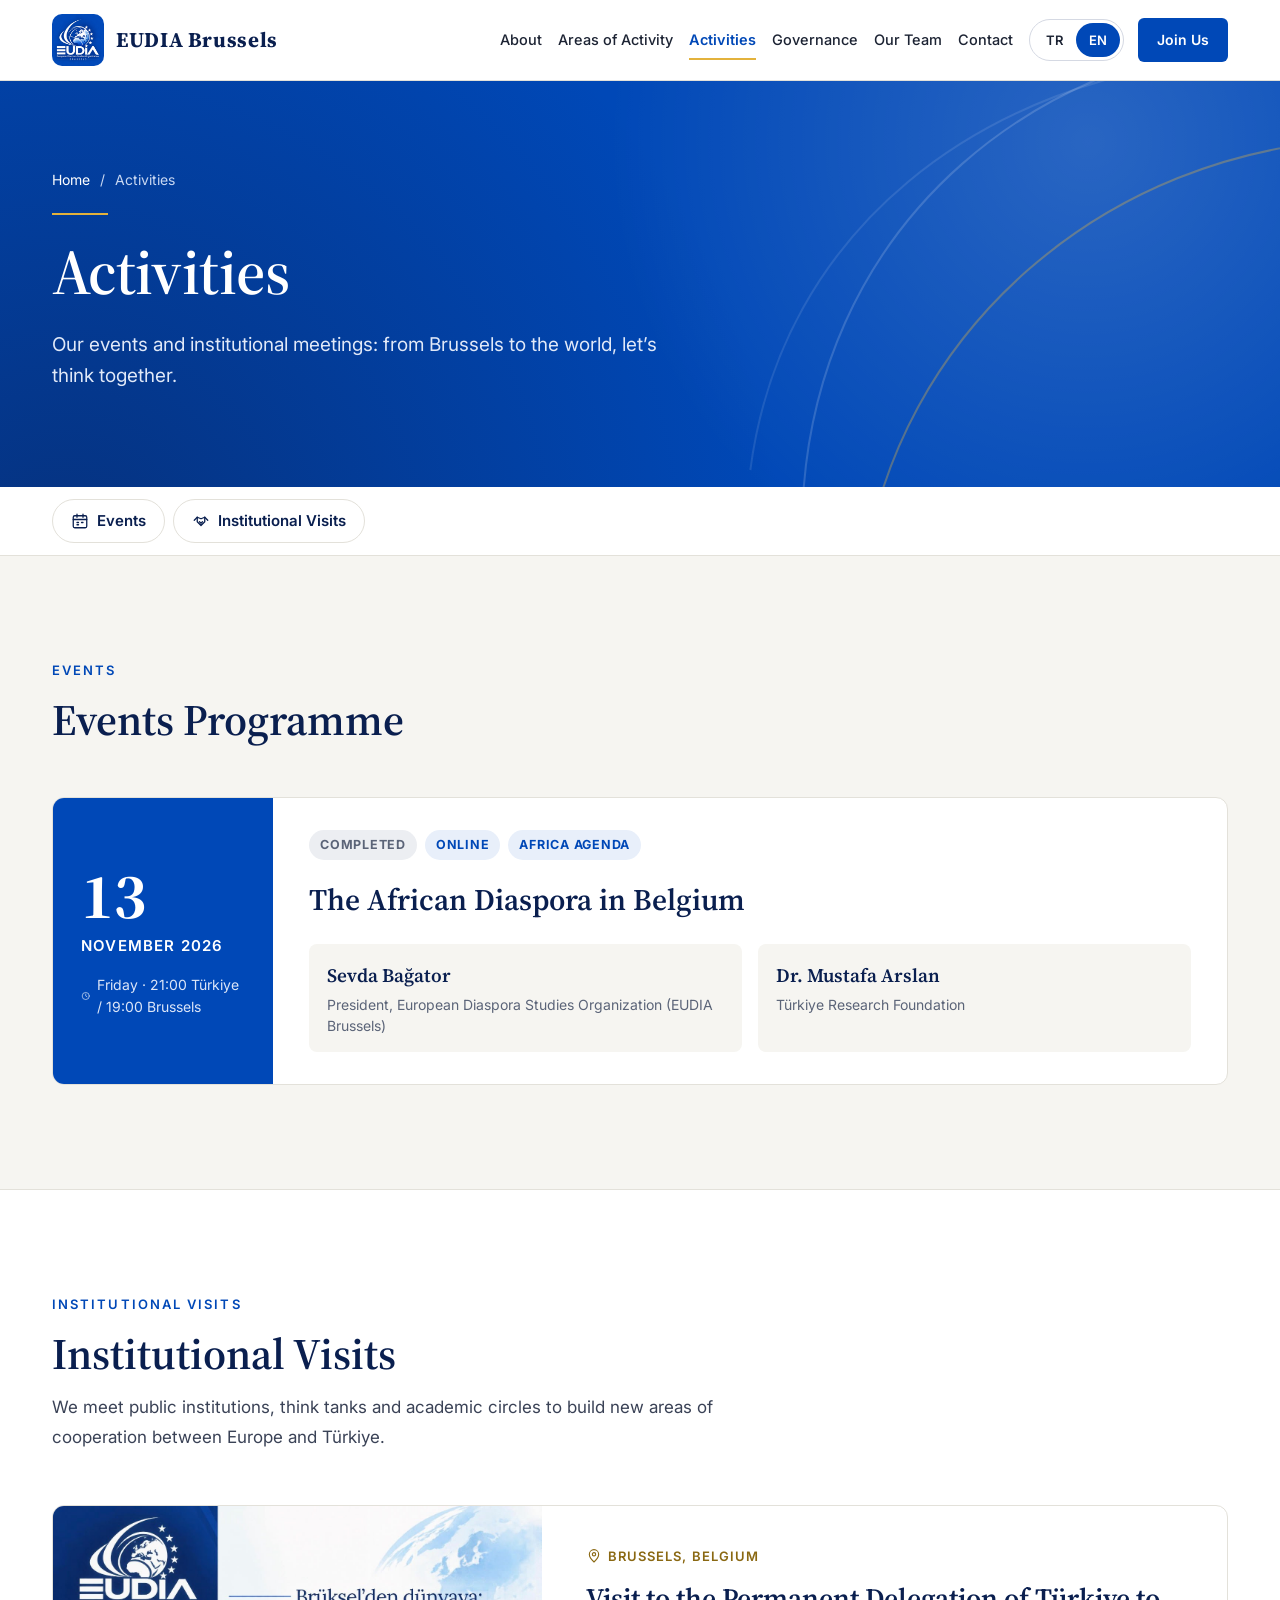
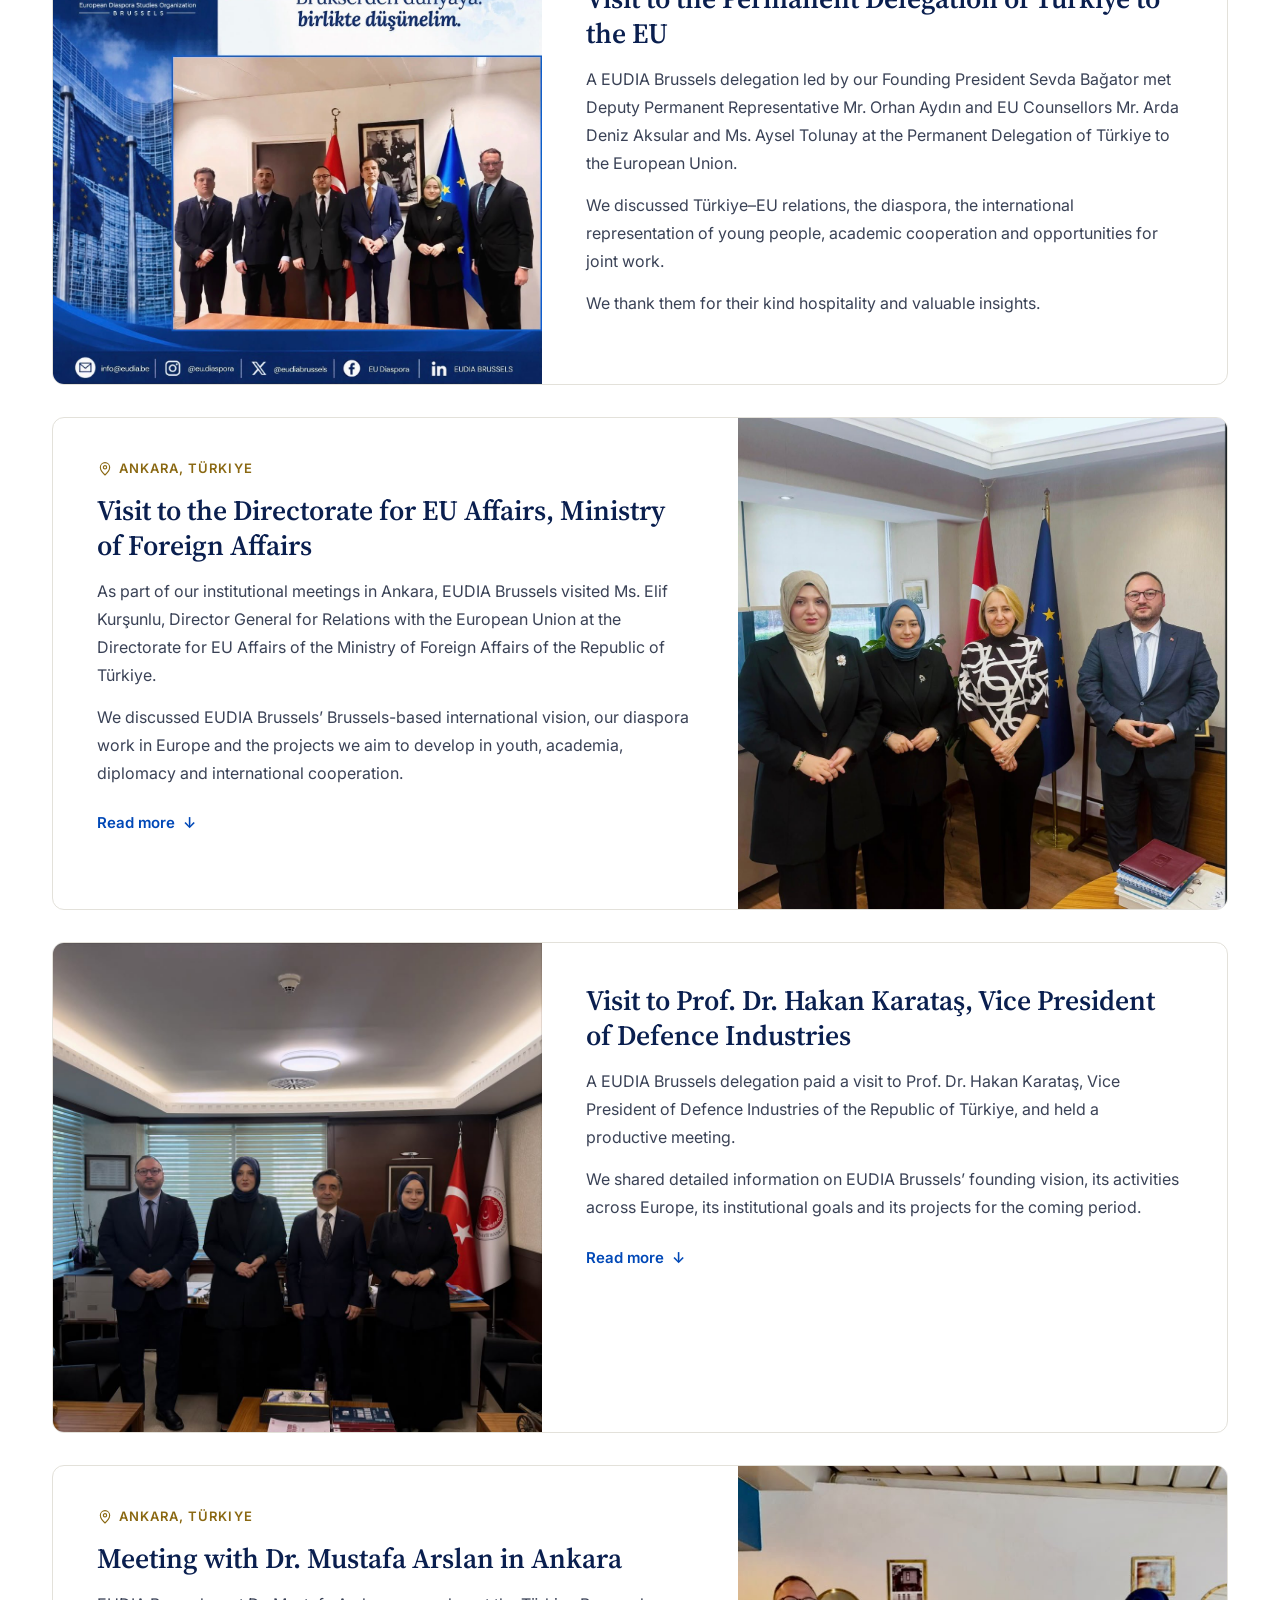
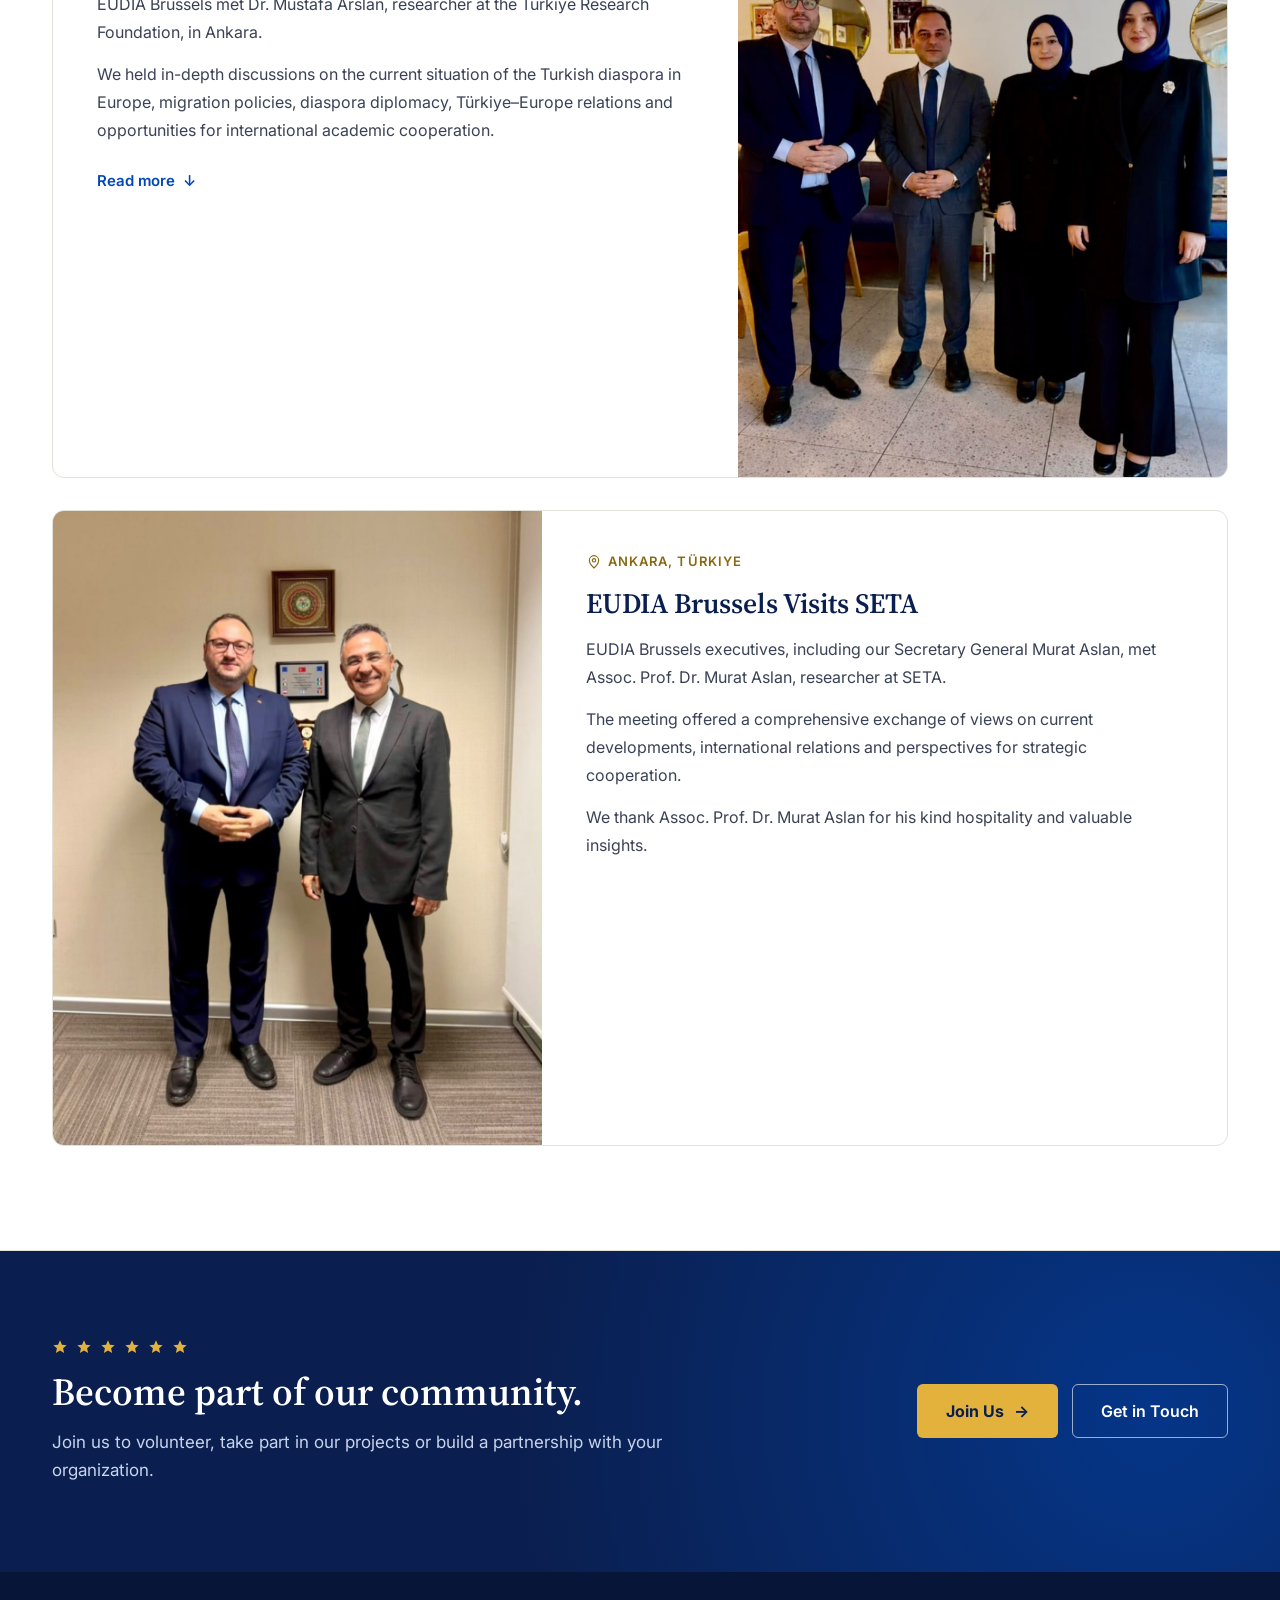
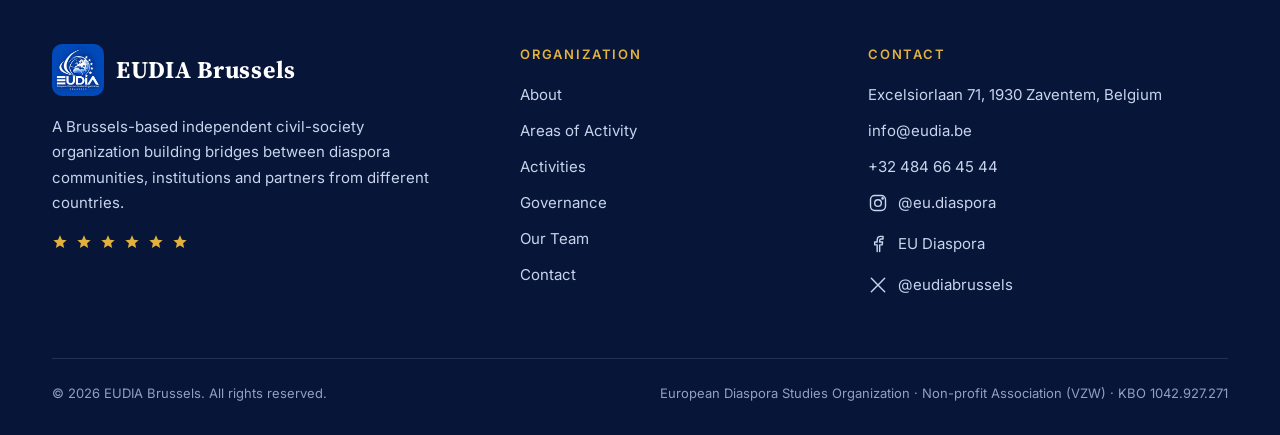
<file: Faaliyetler_en.html>
<!DOCTYPE html>
<html lang="en">
<head>
  <meta charset="UTF-8">
  <meta name="viewport" content="width=device-width, initial-scale=1">
  <title>Activities — EUDIA Brussels</title>
  <meta name="description" content="EUDIA Brussels events programme and institutional visits.">
  <meta name="theme-color" content="#0048B7">

  <meta property="og:type" content="website">
  <meta property="og:site_name" content="EUDIA Brussels">
  <meta property="og:title" content="Activities — EUDIA Brussels">
  <meta property="og:description" content="EUDIA Brussels events programme and institutional visits.">
  <meta property="og:locale" content="en_GB">
  <meta property="og:image" content="eudia-logo.jpg">

  <link rel="alternate" hreflang="tr" href="Faaliyetler_tr.html">
  <link rel="icon" type="image/png" href="favicon.png">
  <link rel="apple-touch-icon" href="eudia-logo.jpg">

  <link rel="preconnect" href="https://fonts.googleapis.com">
  <link rel="preconnect" href="https://fonts.gstatic.com" crossorigin>
  <link rel="stylesheet" href="https://fonts.googleapis.com/css2?family=Inter:wght@400;500;600;700&amp;family=Source+Serif+4:ital,opsz,wght@0,8..60,500;0,8..60,600;0,8..60,700;1,8..60,500&amp;display=swap">

  <link rel="stylesheet" href="common.css">
  <link rel="stylesheet" href="Faaliyetler.css">
</head>
<body class="page-activities">

<a class="skip-link" href="#main">Skip to content</a>

<header class="site-header" data-header>
  <div class="container header__inner">
    <a class="brand" href="MainPage_en.html" aria-label="EUDIA Brussels — Home">
      <img class="brand__logo" src="eudia-logo.jpg" alt="" width="52" height="52">
      <span class="brand__text">
        <span class="brand__name">EUDIA Brussels</span>
        <span class="brand__sub" lang="en">European Diaspora Studies Organization</span>
      </span>
    </a>

    <nav class="nav" id="site-nav" aria-label="Main menu">
      <ul class="nav__list">
        <li><a class="nav__link" href="About_en.html">About</a></li>
        <li><a class="nav__link" href="Calisma_alanlari_en.html">Areas of Activity</a></li>
        <li><a class="nav__link is-active" aria-current="page" href="Faaliyetler_en.html">Activities</a></li>
        <li><a class="nav__link" href="Yonetim_en.html">Governance</a></li>
        <li><a class="nav__link" href="Ekibimiz_en.html">Our Team</a></li>
        <li><a class="nav__link" href="Iletisim_en.html">Contact</a></li>
      </ul>
      <div class="nav__actions">
        <div class="lang-switch" role="group" aria-label="Language">
          <a href="Faaliyetler_tr.html" hreflang="tr" lang="tr" aria-label="Türkçe">TR</a><a href="Faaliyetler_en.html" hreflang="en" lang="en" aria-current="true" aria-label="English">EN</a>
        </div>
        <a class="btn btn--primary btn--sm" href="#" data-join>Join Us</a>
      </div>
    </nav>

    <button class="menu-toggle" type="button" aria-expanded="false" aria-controls="site-nav">
      <span></span><span></span><span></span>
      <span class="sr-only">Open / close menu</span>
    </button>
  </div>
</header>

<main id="main">

  <section class="page-hero">
    <svg class="deco-arcs" viewBox="0 0 600 600" aria-hidden="true"><path d="M60 540 C 60 240, 300 50, 580 60"/><path d="M10 480 C 40 250, 230 100, 480 80"/><path d="M120 580 C 150 350, 350 170, 600 160"/></svg>
    <div class="container">
      <div class="page-hero__inner hero-anim">
        <nav class="breadcrumb" aria-label="Breadcrumb">
          <a href="MainPage_en.html">Home</a><span aria-hidden="true">/</span><span>Activities</span>
        </nav>
        <span class="gold-rule"></span>
        <h1>Activities</h1>
        <p>Our events and institutional meetings: from Brussels to the world, let’s think together.</p>
      </div>
    </div>
  </section>

  <nav class="subnav" aria-label="Activities">
    <div class="container subnav__inner">
      <a href="#etkinlikler"><svg viewBox="0 0 24 24" fill="none" stroke="currentColor" stroke-width="1.7" stroke-linecap="round" stroke-linejoin="round" aria-hidden="true"><rect x="3" y="5" width="18" height="16" rx="2"/><path d="M16 3v4M8 3v4M3 10h18"/><path d="M8 14h2M14 14h2M8 17h2"/></svg> Events</a>
      <a href="#ziyaretler"><svg viewBox="0 0 24 24" fill="none" stroke="currentColor" stroke-width="1.7" stroke-linecap="round" stroke-linejoin="round" aria-hidden="true"><path d="M3 11l4-4 5 2 5-2 4 4"/><path d="M7 7v6l5 5 5-5V7"/><path d="M10 13l2 2 2-2"/></svg> Institutional Visits</a>
    </div>
  </nav>

  <section class="section" id="etkinlikler">
    <div class="container">
      <div class="section-head reveal">
        <span class="eyebrow">Events</span>
        <h2 class="section-title">Events Programme</h2>
      </div>
      <div class="events-list">
        <article class="event-card reveal" id="belcikada-afrika-diasporasi" data-event-date="2026-11-13T21:00:00+03:00">
          <div class="event-card__date">
            <span class="event-card__day">13</span>
            <span class="event-card__month">November 2026</span>
            <span class="event-card__time"><svg viewBox="0 0 24 24" fill="none" stroke="currentColor" stroke-width="1.7" stroke-linecap="round" stroke-linejoin="round" aria-hidden="true"><circle cx="12" cy="12" r="9"/><path d="M12 7v5l3 2"/></svg> Friday · 21:00 Türkiye / 19:00 Brussels</span>
          </div>
          <div class="event-card__body">
            <div class="event-card__tags">
              <span class="tag tag--status" data-status data-upcoming="Upcoming" data-past="Completed">Upcoming</span>
              <span class="tag">Online</span>
              <span class="tag">Africa Agenda</span>
            </div>
            <h3>The African Diaspora in Belgium</h3>
            <ul class="event-card__people">
              <li class="event-card__person">
                <strong>Sevda Bağator</strong>
                <span>President, European Diaspora Studies Organization (EUDIA Brussels)</span>
              </li>
              <li class="event-card__person">
                <strong>Dr. Mustafa Arslan</strong>
                <span>Türkiye Research Foundation</span>
              </li>
            </ul>
          </div>
        </article>
      </div>
    </div>
  </section>

  <section class="section section--white" id="ziyaretler">
    <div class="container">
      <div class="section-head reveal">
        <span class="eyebrow">Institutional Visits</span>
        <h2 class="section-title">Institutional Visits</h2>
        <p class="lead">We meet public institutions, think tanks and academic circles to build new areas of cooperation between Europe and Türkiye.</p>
      </div>
      <div class="visits-list">
        <article class="visit reveal" id="ab-daimi-temsilciligi">
          <div class="photo visit__photo" data-photo data-label="Photo coming soon"><img src="ab-daimi-temsilciligi.jpg" alt="Visit to the Permanent Delegation of Türkiye to the EU" loading="lazy" decoding="async"></div>
          <div class="visit__body">
            <span class="visit__place"><svg viewBox="0 0 24 24" fill="none" stroke="currentColor" stroke-width="1.7" stroke-linecap="round" stroke-linejoin="round" aria-hidden="true"><path d="M12 21s-7-6.2-7-11.5A7 7 0 0 1 19 9.5C19 14.8 12 21 12 21z"/><circle cx="12" cy="9.5" r="2.5"/></svg> Brussels, Belgium</span>
            <h3>Visit to the Permanent Delegation of Türkiye to the EU</h3>
            <div class="visit__text">
              <p>A EUDIA Brussels delegation led by our Founding President Sevda Bağator met Deputy Permanent Representative Mr. Orhan Aydın and EU Counsellors Mr. Arda Deniz Aksular and Ms. Aysel Tolunay at the Permanent Delegation of Türkiye to the European Union.</p>
              <p>We discussed Türkiye–EU relations, the diaspora, the international representation of young people, academic cooperation and opportunities for joint work.</p>
              <p>We thank them for their kind hospitality and valuable insights.</p>

            </div>
          </div>
        </article>
        <article class="visit reveal" id="disisleri-bakanligi">
          <div class="photo visit__photo" data-photo data-label="Photo coming soon"><img src="disisleri-bakanligi.jpg" alt="Visit to the Directorate for EU Affairs, Ministry of Foreign Affairs" loading="lazy" decoding="async"></div>
          <div class="visit__body">
            <span class="visit__place"><svg viewBox="0 0 24 24" fill="none" stroke="currentColor" stroke-width="1.7" stroke-linecap="round" stroke-linejoin="round" aria-hidden="true"><path d="M12 21s-7-6.2-7-11.5A7 7 0 0 1 19 9.5C19 14.8 12 21 12 21z"/><circle cx="12" cy="9.5" r="2.5"/></svg> Ankara, Türkiye</span>
            <h3>Visit to the Directorate for EU Affairs, Ministry of Foreign Affairs</h3>
            <div class="visit__text">
              <p>As part of our institutional meetings in Ankara, EUDIA Brussels visited Ms. Elif Kurşunlu, Director General for Relations with the European Union at the Directorate for EU Affairs of the Ministry of Foreign Affairs of the Republic of Türkiye.</p>
              <p>We discussed EUDIA Brussels’ Brussels-based international vision, our diaspora work in Europe and the projects we aim to develop in youth, academia, diplomacy and international cooperation.</p>
              <div class="visit__more" id="more-disisleri-bakanligi">
                <p>We also met Mr. Bülent Özcan, Director General for Financial Cooperation and Project Implementation, and exchanged views on EU funds, project development processes and opportunities for international partnerships.</p>
                <p>For us, these meetings are more than institutional visits. They are an important part of building new areas of cooperation between Europe and Türkiye based on knowledge, experience and shared goals, and of making the experience of our communities in Europe more visible at academic, diplomatic and institutional levels.</p>
              </div>
              <button class="visit__toggle" type="button" aria-expanded="false" aria-controls="more-disisleri-bakanligi" data-more="Read more" data-less="Show less">Read more <span class="arrow" aria-hidden="true">↓</span></button>
            </div>
          </div>
        </article>
        <article class="visit reveal" id="savunma-sanayii">
          <div class="photo visit__photo" data-photo data-label="Photo coming soon"><img src="savunma-sanayii-hakan-karatas.jpg" alt="Visit to Prof. Dr. Hakan Karataş, Vice President of Defence Industries" loading="lazy" decoding="async"></div>
          <div class="visit__body">
            
            <h3>Visit to Prof. Dr. Hakan Karataş, Vice President of Defence Industries</h3>
            <div class="visit__text">
              <p>A EUDIA Brussels delegation paid a visit to Prof. Dr. Hakan Karataş, Vice President of Defence Industries of the Republic of Türkiye, and held a productive meeting.</p>
              <p>We shared detailed information on EUDIA Brussels’ founding vision, its activities across Europe, its institutional goals and its projects for the coming period.</p>
              <div class="visit__more" id="more-savunma-sanayii">
                <p>We discussed the importance of bringing Türkiye’s national technology and capability vision in the defence industry to young generations, universities and academic circles in Europe.</p>
                <p>In particular, we explored opportunities for joint work on connecting young people living in Europe with Türkiye’s defence industry ecosystem, developing academic cooperation between universities, supporting young engineers, and increasing knowledge and experience sharing in artificial intelligence and advanced technologies.</p>
              </div>
              <button class="visit__toggle" type="button" aria-expanded="false" aria-controls="more-savunma-sanayii" data-more="Read more" data-less="Show less">Read more <span class="arrow" aria-hidden="true">↓</span></button>
            </div>
          </div>
        </article>
        <article class="visit reveal" id="mustafa-arslan">
          <div class="photo visit__photo" data-photo data-label="Photo coming soon"><img src="mustafa-arslan-ankara.jpg" alt="Meeting with Dr. Mustafa Arslan in Ankara" loading="lazy" decoding="async"></div>
          <div class="visit__body">
            <span class="visit__place"><svg viewBox="0 0 24 24" fill="none" stroke="currentColor" stroke-width="1.7" stroke-linecap="round" stroke-linejoin="round" aria-hidden="true"><path d="M12 21s-7-6.2-7-11.5A7 7 0 0 1 19 9.5C19 14.8 12 21 12 21z"/><circle cx="12" cy="9.5" r="2.5"/></svg> Ankara, Türkiye</span>
            <h3>Meeting with Dr. Mustafa Arslan in Ankara</h3>
            <div class="visit__text">
              <p>EUDIA Brussels met Dr. Mustafa Arslan, researcher at the Türkiye Research Foundation, in Ankara.</p>
              <p>We held in-depth discussions on the current situation of the Turkish diaspora in Europe, migration policies, diaspora diplomacy, Türkiye–Europe relations and opportunities for international academic cooperation.</p>
              <div class="visit__more" id="more-mustafa-arslan">
                <p>Our meeting with Dr. Mustafa Arslan, faculty member at Ankara Medipol University and Founding Director of the Ankara Diaspora and Diplomacy Research Centre, provided a valuable exchange of ideas for EUDIA Brussels’ work in diaspora research and academic cooperation.</p>
                <p>We exchanged views on strengthening academic ties between Europe and Türkiye, developing joint research areas and building sustainable cooperation in diaspora studies.</p>
              </div>
              <button class="visit__toggle" type="button" aria-expanded="false" aria-controls="more-mustafa-arslan" data-more="Read more" data-less="Show less">Read more <span class="arrow" aria-hidden="true">↓</span></button>
            </div>
          </div>
        </article>
        <article class="visit reveal" id="seta">
          <div class="photo visit__photo" data-photo data-label="Photo coming soon"><img src="seta.jpg" alt="EUDIA Brussels Visits SETA" loading="lazy" decoding="async"></div>
          <div class="visit__body">
            <span class="visit__place"><svg viewBox="0 0 24 24" fill="none" stroke="currentColor" stroke-width="1.7" stroke-linecap="round" stroke-linejoin="round" aria-hidden="true"><path d="M12 21s-7-6.2-7-11.5A7 7 0 0 1 19 9.5C19 14.8 12 21 12 21z"/><circle cx="12" cy="9.5" r="2.5"/></svg> Ankara, Türkiye</span>
            <h3>EUDIA Brussels Visits SETA</h3>
            <div class="visit__text">
              <p>EUDIA Brussels executives, including our Secretary General Murat Aslan, met Assoc. Prof. Dr. Murat Aslan, researcher at SETA.</p>
              <p>The meeting offered a comprehensive exchange of views on current developments, international relations and perspectives for strategic cooperation.</p>
              <p>We thank Assoc. Prof. Dr. Murat Aslan for his kind hospitality and valuable insights.</p>

            </div>
          </div>
        </article>
      </div>
    </div>
  </section>

  <section class="cta-band" aria-labelledby="cta-title">
    <div class="container">
      <div class="cta-band__inner reveal">
        <div class="cta-band__text">
          <div class="stars stars--twinkle" aria-hidden="true"><svg viewBox="0 0 24 24" aria-hidden="true"><path d="M12 2l2.9 6.6 7.1.6-5.4 4.7 1.6 7L12 17.2 5.8 20.9l1.6-7L2 9.2l7.1-.6z"/></svg><svg viewBox="0 0 24 24" aria-hidden="true"><path d="M12 2l2.9 6.6 7.1.6-5.4 4.7 1.6 7L12 17.2 5.8 20.9l1.6-7L2 9.2l7.1-.6z"/></svg><svg viewBox="0 0 24 24" aria-hidden="true"><path d="M12 2l2.9 6.6 7.1.6-5.4 4.7 1.6 7L12 17.2 5.8 20.9l1.6-7L2 9.2l7.1-.6z"/></svg><svg viewBox="0 0 24 24" aria-hidden="true"><path d="M12 2l2.9 6.6 7.1.6-5.4 4.7 1.6 7L12 17.2 5.8 20.9l1.6-7L2 9.2l7.1-.6z"/></svg><svg viewBox="0 0 24 24" aria-hidden="true"><path d="M12 2l2.9 6.6 7.1.6-5.4 4.7 1.6 7L12 17.2 5.8 20.9l1.6-7L2 9.2l7.1-.6z"/></svg><svg viewBox="0 0 24 24" aria-hidden="true"><path d="M12 2l2.9 6.6 7.1.6-5.4 4.7 1.6 7L12 17.2 5.8 20.9l1.6-7L2 9.2l7.1-.6z"/></svg></div>
          <h2 id="cta-title">Become part of our community.</h2>
          <p>Join us to volunteer, take part in our projects or build a partnership with your organization.</p>
        </div>
        <div class="cta-band__actions">
          <a class="btn btn--gold btn--lg" href="#" data-join>Join Us <span class="arrow" aria-hidden="true">→</span></a>
          <a class="btn btn--outline-light btn--lg" href="Iletisim_en.html">Get in Touch</a>
        </div>
      </div>
    </div>
  </section>

</main>

<footer class="site-footer">
  <div class="container">
    <div class="footer__grid">
      <div class="footer__brand">
        <a class="brand" href="MainPage_en.html">
          <img class="brand__logo" src="eudia-logo.jpg" alt="" width="52" height="52" loading="lazy">
          <span class="brand__text"><span class="brand__name">EUDIA Brussels</span></span>
        </a>
        <p>A Brussels-based independent civil-society organization building bridges between diaspora communities, institutions and partners from different countries.</p>
        <div class="stars stars--twinkle" aria-hidden="true"><svg viewBox="0 0 24 24" aria-hidden="true"><path d="M12 2l2.9 6.6 7.1.6-5.4 4.7 1.6 7L12 17.2 5.8 20.9l1.6-7L2 9.2l7.1-.6z"/></svg><svg viewBox="0 0 24 24" aria-hidden="true"><path d="M12 2l2.9 6.6 7.1.6-5.4 4.7 1.6 7L12 17.2 5.8 20.9l1.6-7L2 9.2l7.1-.6z"/></svg><svg viewBox="0 0 24 24" aria-hidden="true"><path d="M12 2l2.9 6.6 7.1.6-5.4 4.7 1.6 7L12 17.2 5.8 20.9l1.6-7L2 9.2l7.1-.6z"/></svg><svg viewBox="0 0 24 24" aria-hidden="true"><path d="M12 2l2.9 6.6 7.1.6-5.4 4.7 1.6 7L12 17.2 5.8 20.9l1.6-7L2 9.2l7.1-.6z"/></svg><svg viewBox="0 0 24 24" aria-hidden="true"><path d="M12 2l2.9 6.6 7.1.6-5.4 4.7 1.6 7L12 17.2 5.8 20.9l1.6-7L2 9.2l7.1-.6z"/></svg><svg viewBox="0 0 24 24" aria-hidden="true"><path d="M12 2l2.9 6.6 7.1.6-5.4 4.7 1.6 7L12 17.2 5.8 20.9l1.6-7L2 9.2l7.1-.6z"/></svg></div>
      </div>
      <div>
        <h2 class="footer__title">Organization</h2>
        <ul class="footer__list">
            <li><a href="About_en.html">About</a></li>
            <li><a href="Calisma_alanlari_en.html">Areas of Activity</a></li>
            <li><a href="Faaliyetler_en.html">Activities</a></li>
            <li><a href="Yonetim_en.html">Governance</a></li>
            <li><a href="Ekibimiz_en.html">Our Team</a></li>
            <li><a href="Iletisim_en.html">Contact</a></li>
        </ul>
      </div>
      <div>
        <h2 class="footer__title">Contact</h2>
        <ul class="footer__list">
          <li><a href="https://www.google.com/maps/search/?api=1&query=Excelsiorlaan+71+1930+Zaventem+Belgium" target="_blank" rel="noopener">Excelsiorlaan 71, 1930 Zaventem, Belgium</a></li>
          <li><a href="mailto:info@eudia.be">info@eudia.be</a></li>
          <li><a href="tel:+32484664544">+32 484 66 45 44</a></li>
          <li><a class="footer__social" href="https://www.instagram.com/eu.diaspora" target="_blank" rel="noopener"><svg viewBox="0 0 24 24" fill="none" stroke="currentColor" stroke-width="1.7" stroke-linecap="round" stroke-linejoin="round" aria-hidden="true"><rect x="3" y="3" width="18" height="18" rx="5"/><circle cx="12" cy="12" r="4"/><circle cx="17.5" cy="6.5" r=".8" fill="currentColor"/></svg> @eu.diaspora</a></li>
          <li><a class="footer__social" href="https://www.facebook.com/profile.php?id=61594972829004" target="_blank" rel="noopener"><svg viewBox="0 0 24 24" fill="none" stroke="currentColor" stroke-width="1.7" stroke-linecap="round" stroke-linejoin="round" aria-hidden="true"><path d="M14 21v-8h3l.5-3.5H14V7.8c0-1 .3-1.8 1.8-1.8H18V3a24 24 0 0 0-2.7-.1C12.6 2.9 11 4.5 11 7.4v2.1H8V13h3v8"/></svg> EU Diaspora</a></li>
          <li><a class="footer__social" href="https://x.com/eudiabrussels" target="_blank" rel="noopener"><svg viewBox="0 0 24 24" fill="none" stroke="currentColor" stroke-width="1.7" stroke-linecap="round" stroke-linejoin="round" aria-hidden="true"><path d="M4 4l16 16M20 4L4 20"/></svg> @eudiabrussels</a></li>
        </ul>
      </div>
    </div>
    <div class="footer__bottom">
      <span>© <span data-year>2026</span> EUDIA Brussels. All rights reserved.</span>
      <span>European Diaspora Studies Organization · Non-profit Association (VZW) · KBO 1042.927.271</span>
    </div>
  </div>
</footer>

<button class="back-to-top" type="button" data-back-to-top aria-label="Back to top">
  <svg viewBox="0 0 24 24" fill="none" stroke="currentColor" stroke-width="2" stroke-linecap="round" stroke-linejoin="round" aria-hidden="true"><path d="M12 19V5M5 12l7-7 7 7"/></svg>
</button>
<div class="toast" role="status" aria-live="polite" data-toast></div>

<script src="common.js" defer></script>
<script src="Faaliyetler.js" defer></script>
</body>
</html>
</file>
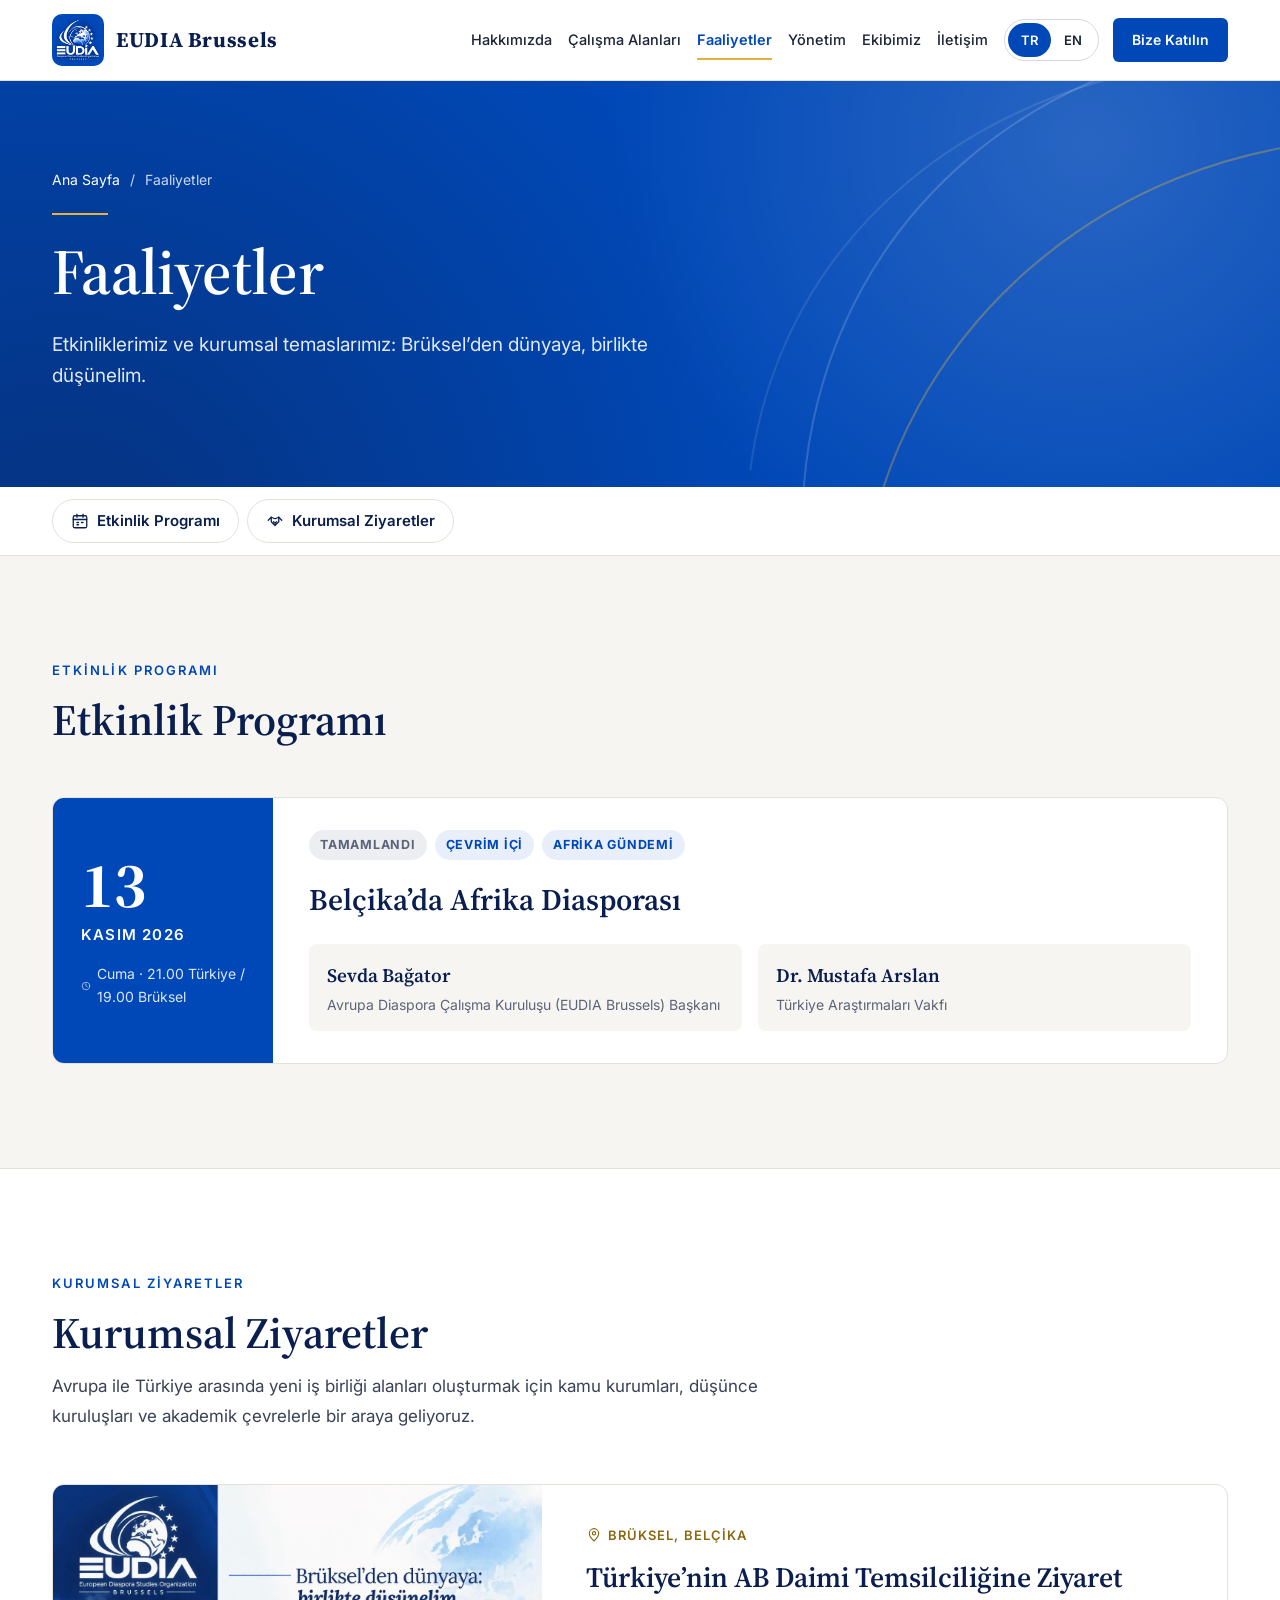
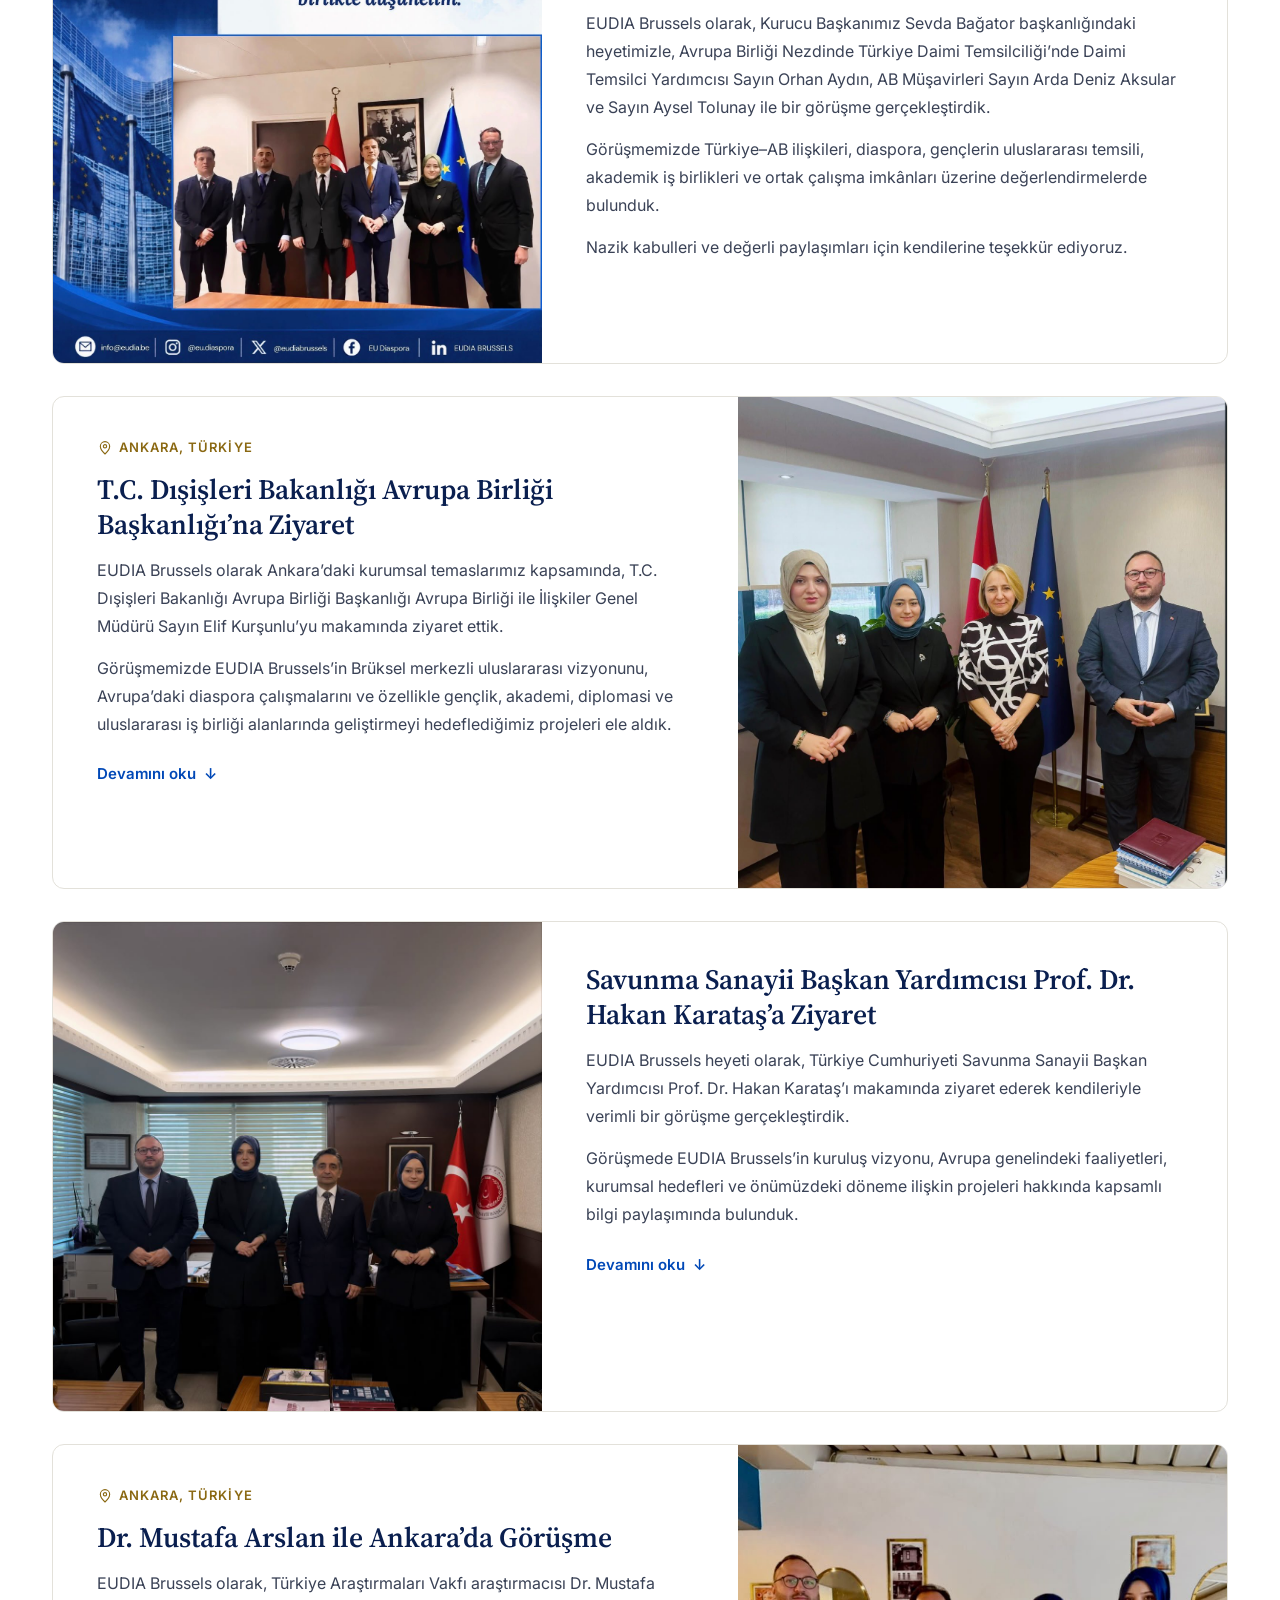
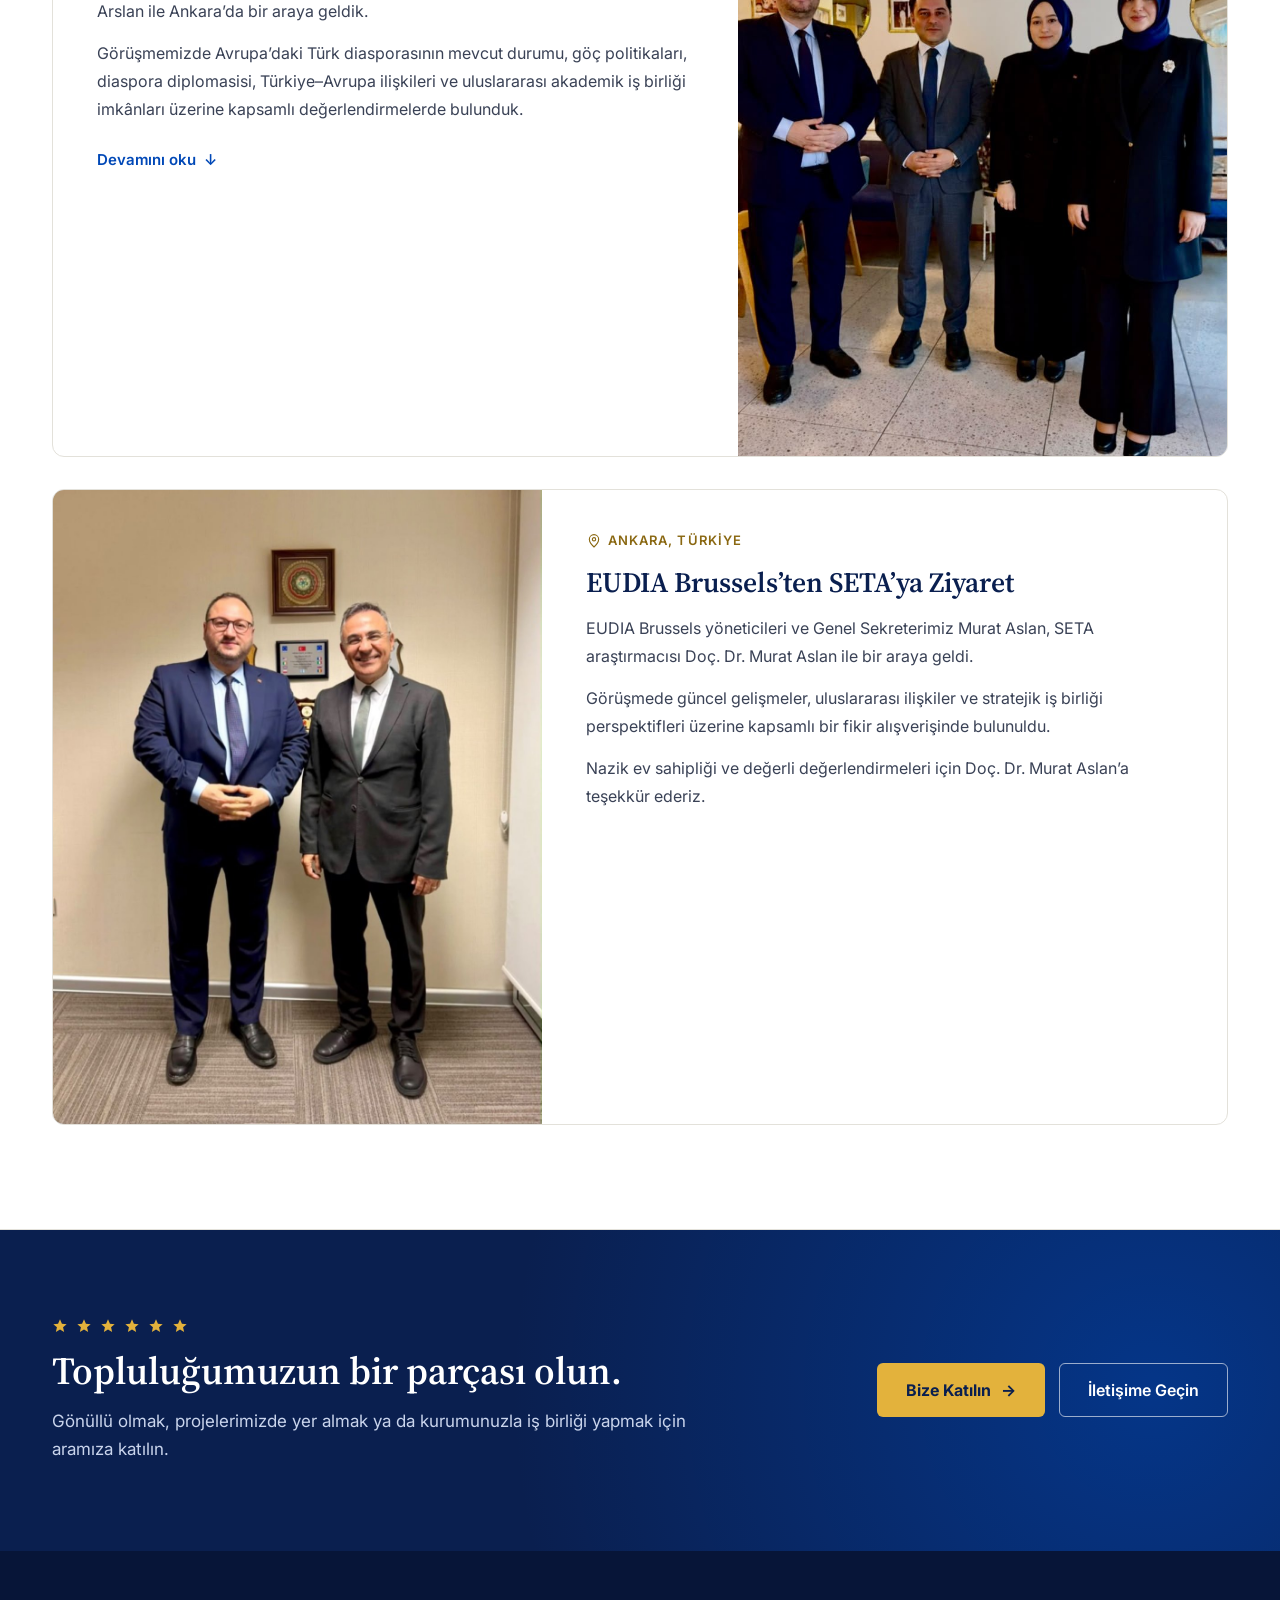
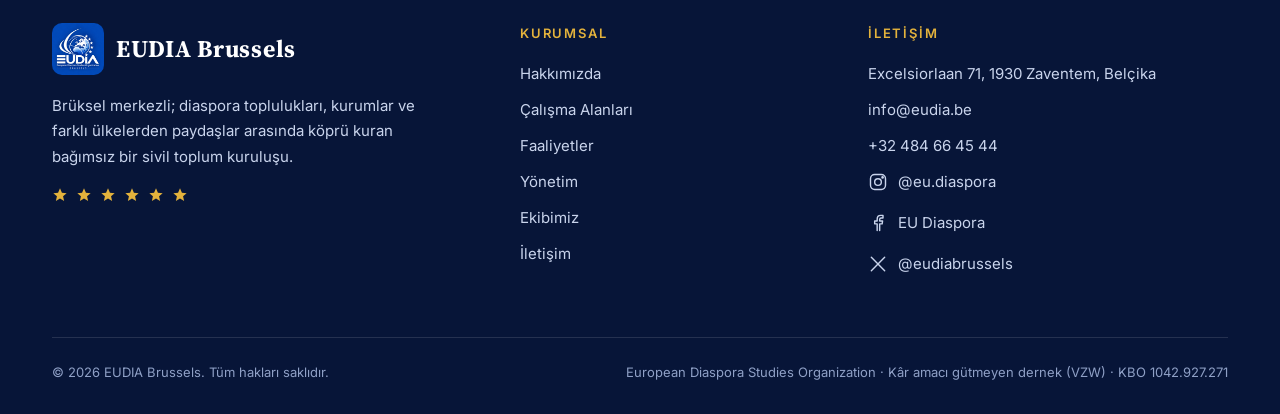
<file: Faaliyetler_tr.html>
<!DOCTYPE html>
<html lang="tr">
<head>
  <meta charset="UTF-8">
  <meta name="viewport" content="width=device-width, initial-scale=1">
  <title>Faaliyetler — EUDIA Brussels</title>
  <meta name="description" content="EUDIA Brussels etkinlik programı ve kurumsal ziyaretleri.">
  <meta name="theme-color" content="#0048B7">

  <meta property="og:type" content="website">
  <meta property="og:site_name" content="EUDIA Brussels">
  <meta property="og:title" content="Faaliyetler — EUDIA Brussels">
  <meta property="og:description" content="EUDIA Brussels etkinlik programı ve kurumsal ziyaretleri.">
  <meta property="og:locale" content="tr_TR">
  <meta property="og:image" content="eudia-logo.jpg">

  <link rel="alternate" hreflang="en" href="Faaliyetler_en.html">
  <link rel="icon" type="image/png" href="favicon.png">
  <link rel="apple-touch-icon" href="eudia-logo.jpg">

  <link rel="preconnect" href="https://fonts.googleapis.com">
  <link rel="preconnect" href="https://fonts.gstatic.com" crossorigin>
  <link rel="stylesheet" href="https://fonts.googleapis.com/css2?family=Inter:wght@400;500;600;700&amp;family=Source+Serif+4:ital,opsz,wght@0,8..60,500;0,8..60,600;0,8..60,700;1,8..60,500&amp;display=swap">

  <link rel="stylesheet" href="common.css">
  <link rel="stylesheet" href="Faaliyetler.css">
</head>
<body class="page-activities">

<a class="skip-link" href="#main">İçeriğe geç</a>

<header class="site-header" data-header>
  <div class="container header__inner">
    <a class="brand" href="./" aria-label="EUDIA Brussels — Ana Sayfa">
      <img class="brand__logo" src="eudia-logo.jpg" alt="" width="52" height="52">
      <span class="brand__text">
        <span class="brand__name">EUDIA Brussels</span>
        <span class="brand__sub" lang="en">European Diaspora Studies Organization</span>
      </span>
    </a>

    <nav class="nav" id="site-nav" aria-label="Ana menü">
      <ul class="nav__list">
        <li><a class="nav__link" href="About_tr.html">Hakkımızda</a></li>
        <li><a class="nav__link" href="Calisma_alanlari_tr.html">Çalışma Alanları</a></li>
        <li><a class="nav__link is-active" aria-current="page" href="Faaliyetler_tr.html">Faaliyetler</a></li>
        <li><a class="nav__link" href="Yonetim_tr.html">Yönetim</a></li>
        <li><a class="nav__link" href="Ekibimiz_tr.html">Ekibimiz</a></li>
        <li><a class="nav__link" href="Iletisim_tr.html">İletişim</a></li>
      </ul>
      <div class="nav__actions">
        <div class="lang-switch" role="group" aria-label="Dil seçimi">
          <a href="Faaliyetler_tr.html" hreflang="tr" lang="tr" aria-current="true" aria-label="Türkçe">TR</a><a href="Faaliyetler_en.html" hreflang="en" lang="en" aria-label="English">EN</a>
        </div>
        <a class="btn btn--primary btn--sm" href="#" data-join>Bize Katılın</a>
      </div>
    </nav>

    <button class="menu-toggle" type="button" aria-expanded="false" aria-controls="site-nav">
      <span></span><span></span><span></span>
      <span class="sr-only">Menüyü aç / kapat</span>
    </button>
  </div>
</header>

<main id="main">

  <section class="page-hero">
    <svg class="deco-arcs" viewBox="0 0 600 600" aria-hidden="true"><path d="M60 540 C 60 240, 300 50, 580 60"/><path d="M10 480 C 40 250, 230 100, 480 80"/><path d="M120 580 C 150 350, 350 170, 600 160"/></svg>
    <div class="container">
      <div class="page-hero__inner hero-anim">
        <nav class="breadcrumb" aria-label="Breadcrumb">
          <a href="./">Ana Sayfa</a><span aria-hidden="true">/</span><span>Faaliyetler</span>
        </nav>
        <span class="gold-rule"></span>
        <h1>Faaliyetler</h1>
        <p>Etkinliklerimiz ve kurumsal temaslarımız: Brüksel’den dünyaya, birlikte düşünelim.</p>
      </div>
    </div>
  </section>

  <nav class="subnav" aria-label="Faaliyetler">
    <div class="container subnav__inner">
      <a href="#etkinlikler"><svg viewBox="0 0 24 24" fill="none" stroke="currentColor" stroke-width="1.7" stroke-linecap="round" stroke-linejoin="round" aria-hidden="true"><rect x="3" y="5" width="18" height="16" rx="2"/><path d="M16 3v4M8 3v4M3 10h18"/><path d="M8 14h2M14 14h2M8 17h2"/></svg> Etkinlik Programı</a>
      <a href="#ziyaretler"><svg viewBox="0 0 24 24" fill="none" stroke="currentColor" stroke-width="1.7" stroke-linecap="round" stroke-linejoin="round" aria-hidden="true"><path d="M3 11l4-4 5 2 5-2 4 4"/><path d="M7 7v6l5 5 5-5V7"/><path d="M10 13l2 2 2-2"/></svg> Kurumsal Ziyaretler</a>
    </div>
  </nav>

  <section class="section" id="etkinlikler">
    <div class="container">
      <div class="section-head reveal">
        <span class="eyebrow">Etkinlik Programı</span>
        <h2 class="section-title">Etkinlik Programı</h2>
      </div>
      <div class="events-list">
        <article class="event-card reveal" id="belcikada-afrika-diasporasi" data-event-date="2026-11-13T21:00:00+03:00">
          <div class="event-card__date">
            <span class="event-card__day">13</span>
            <span class="event-card__month">Kasım 2026</span>
            <span class="event-card__time"><svg viewBox="0 0 24 24" fill="none" stroke="currentColor" stroke-width="1.7" stroke-linecap="round" stroke-linejoin="round" aria-hidden="true"><circle cx="12" cy="12" r="9"/><path d="M12 7v5l3 2"/></svg> Cuma · 21.00 Türkiye / 19.00 Brüksel</span>
          </div>
          <div class="event-card__body">
            <div class="event-card__tags">
              <span class="tag tag--status" data-status data-upcoming="Yaklaşan" data-past="Tamamlandı">Yaklaşan</span>
              <span class="tag">Çevrim içi</span>
              <span class="tag">Afrika Gündemi</span>
            </div>
            <h3>Belçika’da Afrika Diasporası</h3>
            <ul class="event-card__people">
              <li class="event-card__person">
                <strong>Sevda Bağator</strong>
                <span>Avrupa Diaspora Çalışma Kuruluşu (EUDIA Brussels) Başkanı</span>
              </li>
              <li class="event-card__person">
                <strong>Dr. Mustafa Arslan</strong>
                <span>Türkiye Araştırmaları Vakfı</span>
              </li>
            </ul>
          </div>
        </article>
      </div>
    </div>
  </section>

  <section class="section section--white" id="ziyaretler">
    <div class="container">
      <div class="section-head reveal">
        <span class="eyebrow">Kurumsal Ziyaretler</span>
        <h2 class="section-title">Kurumsal Ziyaretler</h2>
        <p class="lead">Avrupa ile Türkiye arasında yeni iş birliği alanları oluşturmak için kamu kurumları, düşünce kuruluşları ve akademik çevrelerle bir araya geliyoruz.</p>
      </div>
      <div class="visits-list">
        <article class="visit reveal" id="ab-daimi-temsilciligi">
          <div class="photo visit__photo" data-photo data-label="Fotoğraf eklenecek"><img src="ab-daimi-temsilciligi.jpg" alt="Türkiye’nin AB Daimi Temsilciliğine Ziyaret" loading="lazy" decoding="async"></div>
          <div class="visit__body">
            <span class="visit__place"><svg viewBox="0 0 24 24" fill="none" stroke="currentColor" stroke-width="1.7" stroke-linecap="round" stroke-linejoin="round" aria-hidden="true"><path d="M12 21s-7-6.2-7-11.5A7 7 0 0 1 19 9.5C19 14.8 12 21 12 21z"/><circle cx="12" cy="9.5" r="2.5"/></svg> Brüksel, Belçika</span>
            <h3>Türkiye’nin AB Daimi Temsilciliğine Ziyaret</h3>
            <div class="visit__text">
              <p>EUDIA Brussels olarak, Kurucu Başkanımız Sevda Bağator başkanlığındaki heyetimizle, Avrupa Birliği Nezdinde Türkiye Daimi Temsilciliği’nde Daimi Temsilci Yardımcısı Sayın Orhan Aydın, AB Müşavirleri Sayın Arda Deniz Aksular ve Sayın Aysel Tolunay ile bir görüşme gerçekleştirdik.</p>
              <p>Görüşmemizde Türkiye–AB ilişkileri, diaspora, gençlerin uluslararası temsili, akademik iş birlikleri ve ortak çalışma imkânları üzerine değerlendirmelerde bulunduk.</p>
              <p>Nazik kabulleri ve değerli paylaşımları için kendilerine teşekkür ediyoruz.</p>

            </div>
          </div>
        </article>
        <article class="visit reveal" id="disisleri-bakanligi">
          <div class="photo visit__photo" data-photo data-label="Fotoğraf eklenecek"><img src="disisleri-bakanligi.jpg" alt="T.C. Dışişleri Bakanlığı Avrupa Birliği Başkanlığı’na Ziyaret" loading="lazy" decoding="async"></div>
          <div class="visit__body">
            <span class="visit__place"><svg viewBox="0 0 24 24" fill="none" stroke="currentColor" stroke-width="1.7" stroke-linecap="round" stroke-linejoin="round" aria-hidden="true"><path d="M12 21s-7-6.2-7-11.5A7 7 0 0 1 19 9.5C19 14.8 12 21 12 21z"/><circle cx="12" cy="9.5" r="2.5"/></svg> Ankara, Türkiye</span>
            <h3>T.C. Dışişleri Bakanlığı Avrupa Birliği Başkanlığı’na Ziyaret</h3>
            <div class="visit__text">
              <p>EUDIA Brussels olarak Ankara’daki kurumsal temaslarımız kapsamında, T.C. Dışişleri Bakanlığı Avrupa Birliği Başkanlığı Avrupa Birliği ile İlişkiler Genel Müdürü Sayın Elif Kurşunlu’yu makamında ziyaret ettik.</p>
              <p>Görüşmemizde EUDIA Brussels’in Brüksel merkezli uluslararası vizyonunu, Avrupa’daki diaspora çalışmalarını ve özellikle gençlik, akademi, diplomasi ve uluslararası iş birliği alanlarında geliştirmeyi hedeflediğimiz projeleri ele aldık.</p>
              <div class="visit__more" id="more-disisleri-bakanligi">
                <p>Ayrıca Mali İş Birliği ve Proje Uygulama Genel Müdürü Sayın Bülent Özcan ile de bir araya gelerek Avrupa Birliği fonları, proje geliştirme süreçleri ve uluslararası ortaklıkların imkânları üzerine değerli değerlendirmelerde bulunduk.</p>
                <p>Bizim için bu temaslar yalnızca kurumsal ziyaretlerden ibaret değil. Avrupa ile Türkiye arasında bilgi, tecrübe ve ortak hedefler temelinde yeni iş birliği alanları oluşturmanın; Avrupa’da yaşayan toplumlarımızın birikimini akademik, diplomatik ve kurumsal düzeyde daha görünür kılmanın önemli bir parçasıdır.</p>
              </div>
              <button class="visit__toggle" type="button" aria-expanded="false" aria-controls="more-disisleri-bakanligi" data-more="Devamını oku" data-less="Daha az göster">Devamını oku <span class="arrow" aria-hidden="true">↓</span></button>
            </div>
          </div>
        </article>
        <article class="visit reveal" id="savunma-sanayii">
          <div class="photo visit__photo" data-photo data-label="Fotoğraf eklenecek"><img src="savunma-sanayii-hakan-karatas.jpg" alt="Savunma Sanayii Başkan Yardımcısı Prof. Dr. Hakan Karataş’a Ziyaret" loading="lazy" decoding="async"></div>
          <div class="visit__body">
            
            <h3>Savunma Sanayii Başkan Yardımcısı Prof. Dr. Hakan Karataş’a Ziyaret</h3>
            <div class="visit__text">
              <p>EUDIA Brussels heyeti olarak, Türkiye Cumhuriyeti Savunma Sanayii Başkan Yardımcısı Prof. Dr. Hakan Karataş’ı makamında ziyaret ederek kendileriyle verimli bir görüşme gerçekleştirdik.</p>
              <p>Görüşmede EUDIA Brussels’in kuruluş vizyonu, Avrupa genelindeki faaliyetleri, kurumsal hedefleri ve önümüzdeki döneme ilişkin projeleri hakkında kapsamlı bilgi paylaşımında bulunduk.</p>
              <div class="visit__more" id="more-savunma-sanayii">
                <p>Türkiye’nin savunma sanayii alanında ortaya koyduğu millî teknoloji ve yetkinlik vizyonunun Avrupa’daki genç kuşaklara, üniversitelere ve akademik çevrelere ulaştırılmasının önemini ele aldık.</p>
                <p>Özellikle Avrupa’da yaşayan gençlerimizin Türkiye’nin savunma sanayii ekosistemiyle buluşturulması, üniversiteler arası akademik iş birliklerinin geliştirilmesi, genç mühendislerin desteklenmesi, yapay zekâ ve ileri teknolojiler alanında bilgi ve tecrübe paylaşımının artırılması konularında ortak çalışma imkânlarını değerlendirdik.</p>
              </div>
              <button class="visit__toggle" type="button" aria-expanded="false" aria-controls="more-savunma-sanayii" data-more="Devamını oku" data-less="Daha az göster">Devamını oku <span class="arrow" aria-hidden="true">↓</span></button>
            </div>
          </div>
        </article>
        <article class="visit reveal" id="mustafa-arslan">
          <div class="photo visit__photo" data-photo data-label="Fotoğraf eklenecek"><img src="mustafa-arslan-ankara.jpg" alt="Dr. Mustafa Arslan ile Ankara’da Görüşme" loading="lazy" decoding="async"></div>
          <div class="visit__body">
            <span class="visit__place"><svg viewBox="0 0 24 24" fill="none" stroke="currentColor" stroke-width="1.7" stroke-linecap="round" stroke-linejoin="round" aria-hidden="true"><path d="M12 21s-7-6.2-7-11.5A7 7 0 0 1 19 9.5C19 14.8 12 21 12 21z"/><circle cx="12" cy="9.5" r="2.5"/></svg> Ankara, Türkiye</span>
            <h3>Dr. Mustafa Arslan ile Ankara’da Görüşme</h3>
            <div class="visit__text">
              <p>EUDIA Brussels olarak, Türkiye Araştırmaları Vakfı araştırmacısı Dr. Mustafa Arslan ile Ankara’da bir araya geldik.</p>
              <p>Görüşmemizde Avrupa’daki Türk diasporasının mevcut durumu, göç politikaları, diaspora diplomasisi, Türkiye–Avrupa ilişkileri ve uluslararası akademik iş birliği imkânları üzerine kapsamlı değerlendirmelerde bulunduk.</p>
              <div class="visit__more" id="more-mustafa-arslan">
                <p>Ankara Medipol Üniversitesi öğretim üyesi ve Ankara Diaspora ve Diplomasi Araştırmaları Merkezi Kurucu Başkanı Dr. Mustafa Arslan ile gerçekleştirdiğimiz görüşme, EUDIA Brussels’in diaspora araştırmaları ve akademik iş birlikleri alanındaki çalışmalarına yönelik önemli bir fikir alışverişine vesile oldu.</p>
                <p>Avrupa ile Türkiye arasında akademik bağların güçlendirilmesi, ortak araştırma alanlarının geliştirilmesi ve diaspora çalışmalarında sürdürülebilir iş birliklerinin oluşturulması konularında görüş alışverişinde bulunduk.</p>
              </div>
              <button class="visit__toggle" type="button" aria-expanded="false" aria-controls="more-mustafa-arslan" data-more="Devamını oku" data-less="Daha az göster">Devamını oku <span class="arrow" aria-hidden="true">↓</span></button>
            </div>
          </div>
        </article>
        <article class="visit reveal" id="seta">
          <div class="photo visit__photo" data-photo data-label="Fotoğraf eklenecek"><img src="seta.jpg" alt="EUDIA Brussels’ten SETA’ya Ziyaret" loading="lazy" decoding="async"></div>
          <div class="visit__body">
            <span class="visit__place"><svg viewBox="0 0 24 24" fill="none" stroke="currentColor" stroke-width="1.7" stroke-linecap="round" stroke-linejoin="round" aria-hidden="true"><path d="M12 21s-7-6.2-7-11.5A7 7 0 0 1 19 9.5C19 14.8 12 21 12 21z"/><circle cx="12" cy="9.5" r="2.5"/></svg> Ankara, Türkiye</span>
            <h3>EUDIA Brussels’ten SETA’ya Ziyaret</h3>
            <div class="visit__text">
              <p>EUDIA Brussels yöneticileri ve Genel Sekreterimiz Murat Aslan, SETA araştırmacısı Doç. Dr. Murat Aslan ile bir araya geldi.</p>
              <p>Görüşmede güncel gelişmeler, uluslararası ilişkiler ve stratejik iş birliği perspektifleri üzerine kapsamlı bir fikir alışverişinde bulunuldu.</p>
              <p>Nazik ev sahipliği ve değerli değerlendirmeleri için Doç. Dr. Murat Aslan’a teşekkür ederiz.</p>

            </div>
          </div>
        </article>
      </div>
    </div>
  </section>

  <section class="cta-band" aria-labelledby="cta-title">
    <div class="container">
      <div class="cta-band__inner reveal">
        <div class="cta-band__text">
          <div class="stars stars--twinkle" aria-hidden="true"><svg viewBox="0 0 24 24" aria-hidden="true"><path d="M12 2l2.9 6.6 7.1.6-5.4 4.7 1.6 7L12 17.2 5.8 20.9l1.6-7L2 9.2l7.1-.6z"/></svg><svg viewBox="0 0 24 24" aria-hidden="true"><path d="M12 2l2.9 6.6 7.1.6-5.4 4.7 1.6 7L12 17.2 5.8 20.9l1.6-7L2 9.2l7.1-.6z"/></svg><svg viewBox="0 0 24 24" aria-hidden="true"><path d="M12 2l2.9 6.6 7.1.6-5.4 4.7 1.6 7L12 17.2 5.8 20.9l1.6-7L2 9.2l7.1-.6z"/></svg><svg viewBox="0 0 24 24" aria-hidden="true"><path d="M12 2l2.9 6.6 7.1.6-5.4 4.7 1.6 7L12 17.2 5.8 20.9l1.6-7L2 9.2l7.1-.6z"/></svg><svg viewBox="0 0 24 24" aria-hidden="true"><path d="M12 2l2.9 6.6 7.1.6-5.4 4.7 1.6 7L12 17.2 5.8 20.9l1.6-7L2 9.2l7.1-.6z"/></svg><svg viewBox="0 0 24 24" aria-hidden="true"><path d="M12 2l2.9 6.6 7.1.6-5.4 4.7 1.6 7L12 17.2 5.8 20.9l1.6-7L2 9.2l7.1-.6z"/></svg></div>
          <h2 id="cta-title">Topluluğumuzun bir parçası olun.</h2>
          <p>Gönüllü olmak, projelerimizde yer almak ya da kurumunuzla iş birliği yapmak için aramıza katılın.</p>
        </div>
        <div class="cta-band__actions">
          <a class="btn btn--gold btn--lg" href="#" data-join>Bize Katılın <span class="arrow" aria-hidden="true">→</span></a>
          <a class="btn btn--outline-light btn--lg" href="Iletisim_tr.html">İletişime Geçin</a>
        </div>
      </div>
    </div>
  </section>

</main>

<footer class="site-footer">
  <div class="container">
    <div class="footer__grid">
      <div class="footer__brand">
        <a class="brand" href="./">
          <img class="brand__logo" src="eudia-logo.jpg" alt="" width="52" height="52" loading="lazy">
          <span class="brand__text"><span class="brand__name">EUDIA Brussels</span></span>
        </a>
        <p>Brüksel merkezli; diaspora toplulukları, kurumlar ve farklı ülkelerden paydaşlar arasında köprü kuran bağımsız bir sivil toplum kuruluşu.</p>
        <div class="stars stars--twinkle" aria-hidden="true"><svg viewBox="0 0 24 24" aria-hidden="true"><path d="M12 2l2.9 6.6 7.1.6-5.4 4.7 1.6 7L12 17.2 5.8 20.9l1.6-7L2 9.2l7.1-.6z"/></svg><svg viewBox="0 0 24 24" aria-hidden="true"><path d="M12 2l2.9 6.6 7.1.6-5.4 4.7 1.6 7L12 17.2 5.8 20.9l1.6-7L2 9.2l7.1-.6z"/></svg><svg viewBox="0 0 24 24" aria-hidden="true"><path d="M12 2l2.9 6.6 7.1.6-5.4 4.7 1.6 7L12 17.2 5.8 20.9l1.6-7L2 9.2l7.1-.6z"/></svg><svg viewBox="0 0 24 24" aria-hidden="true"><path d="M12 2l2.9 6.6 7.1.6-5.4 4.7 1.6 7L12 17.2 5.8 20.9l1.6-7L2 9.2l7.1-.6z"/></svg><svg viewBox="0 0 24 24" aria-hidden="true"><path d="M12 2l2.9 6.6 7.1.6-5.4 4.7 1.6 7L12 17.2 5.8 20.9l1.6-7L2 9.2l7.1-.6z"/></svg><svg viewBox="0 0 24 24" aria-hidden="true"><path d="M12 2l2.9 6.6 7.1.6-5.4 4.7 1.6 7L12 17.2 5.8 20.9l1.6-7L2 9.2l7.1-.6z"/></svg></div>
      </div>
      <div>
        <h2 class="footer__title">Kurumsal</h2>
        <ul class="footer__list">
            <li><a href="About_tr.html">Hakkımızda</a></li>
            <li><a href="Calisma_alanlari_tr.html">Çalışma Alanları</a></li>
            <li><a href="Faaliyetler_tr.html">Faaliyetler</a></li>
            <li><a href="Yonetim_tr.html">Yönetim</a></li>
            <li><a href="Ekibimiz_tr.html">Ekibimiz</a></li>
            <li><a href="Iletisim_tr.html">İletişim</a></li>
        </ul>
      </div>
      <div>
        <h2 class="footer__title">İletişim</h2>
        <ul class="footer__list">
          <li><a href="https://www.google.com/maps/search/?api=1&query=Excelsiorlaan+71+1930+Zaventem+Belgium" target="_blank" rel="noopener">Excelsiorlaan 71, 1930 Zaventem, Belçika</a></li>
          <li><a href="mailto:info@eudia.be">info@eudia.be</a></li>
          <li><a href="tel:+32484664544">+32 484 66 45 44</a></li>
          <li><a class="footer__social" href="https://www.instagram.com/eu.diaspora" target="_blank" rel="noopener"><svg viewBox="0 0 24 24" fill="none" stroke="currentColor" stroke-width="1.7" stroke-linecap="round" stroke-linejoin="round" aria-hidden="true"><rect x="3" y="3" width="18" height="18" rx="5"/><circle cx="12" cy="12" r="4"/><circle cx="17.5" cy="6.5" r=".8" fill="currentColor"/></svg> @eu.diaspora</a></li>
          <li><a class="footer__social" href="https://www.facebook.com/profile.php?id=61594972829004" target="_blank" rel="noopener"><svg viewBox="0 0 24 24" fill="none" stroke="currentColor" stroke-width="1.7" stroke-linecap="round" stroke-linejoin="round" aria-hidden="true"><path d="M14 21v-8h3l.5-3.5H14V7.8c0-1 .3-1.8 1.8-1.8H18V3a24 24 0 0 0-2.7-.1C12.6 2.9 11 4.5 11 7.4v2.1H8V13h3v8"/></svg> EU Diaspora</a></li>
          <li><a class="footer__social" href="https://x.com/eudiabrussels" target="_blank" rel="noopener"><svg viewBox="0 0 24 24" fill="none" stroke="currentColor" stroke-width="1.7" stroke-linecap="round" stroke-linejoin="round" aria-hidden="true"><path d="M4 4l16 16M20 4L4 20"/></svg> @eudiabrussels</a></li>
        </ul>
      </div>
    </div>
    <div class="footer__bottom">
      <span>© <span data-year>2026</span> EUDIA Brussels. Tüm hakları saklıdır.</span>
      <span>European Diaspora Studies Organization · Kâr amacı gütmeyen dernek (VZW) · KBO 1042.927.271</span>
    </div>
  </div>
</footer>

<button class="back-to-top" type="button" data-back-to-top aria-label="Sayfanın başına dön">
  <svg viewBox="0 0 24 24" fill="none" stroke="currentColor" stroke-width="2" stroke-linecap="round" stroke-linejoin="round" aria-hidden="true"><path d="M12 19V5M5 12l7-7 7 7"/></svg>
</button>
<div class="toast" role="status" aria-live="polite" data-toast></div>

<script src="common.js" defer></script>
<script src="Faaliyetler.js" defer></script>
</body>
</html>
</file>
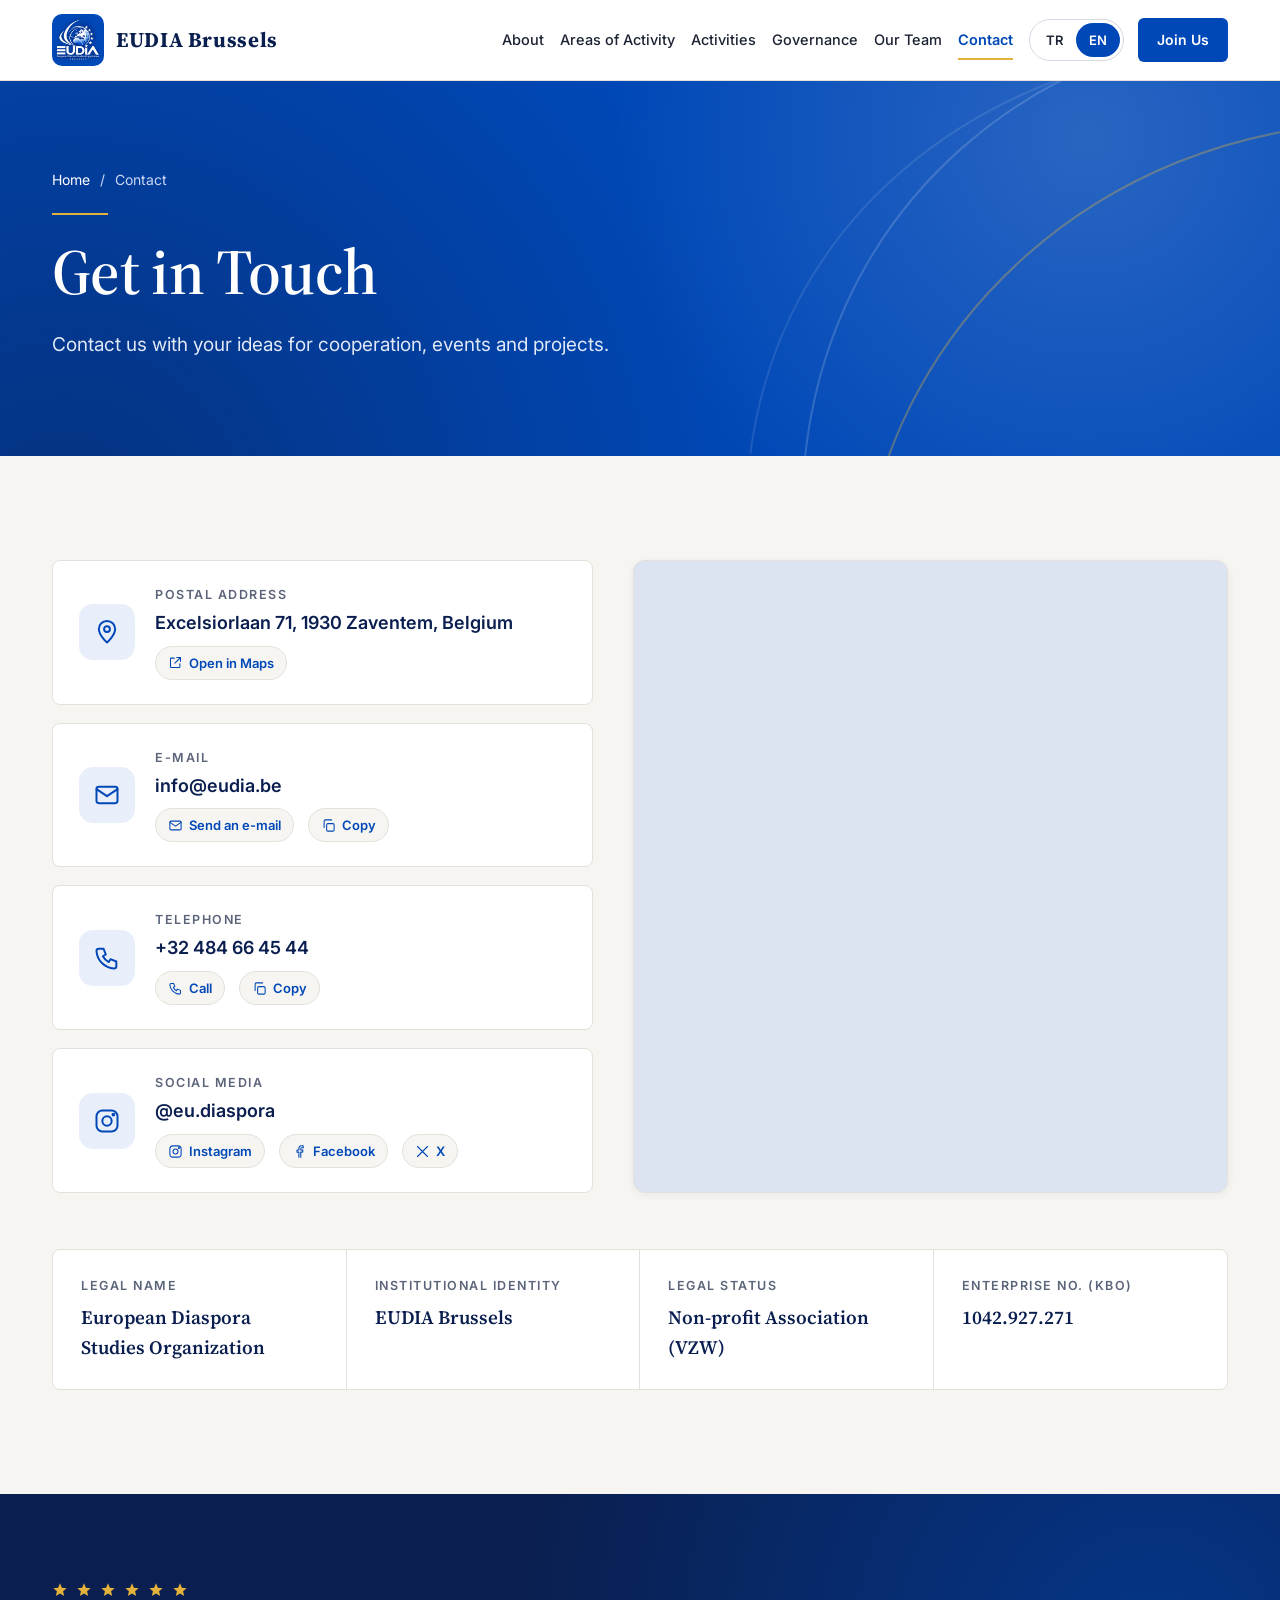
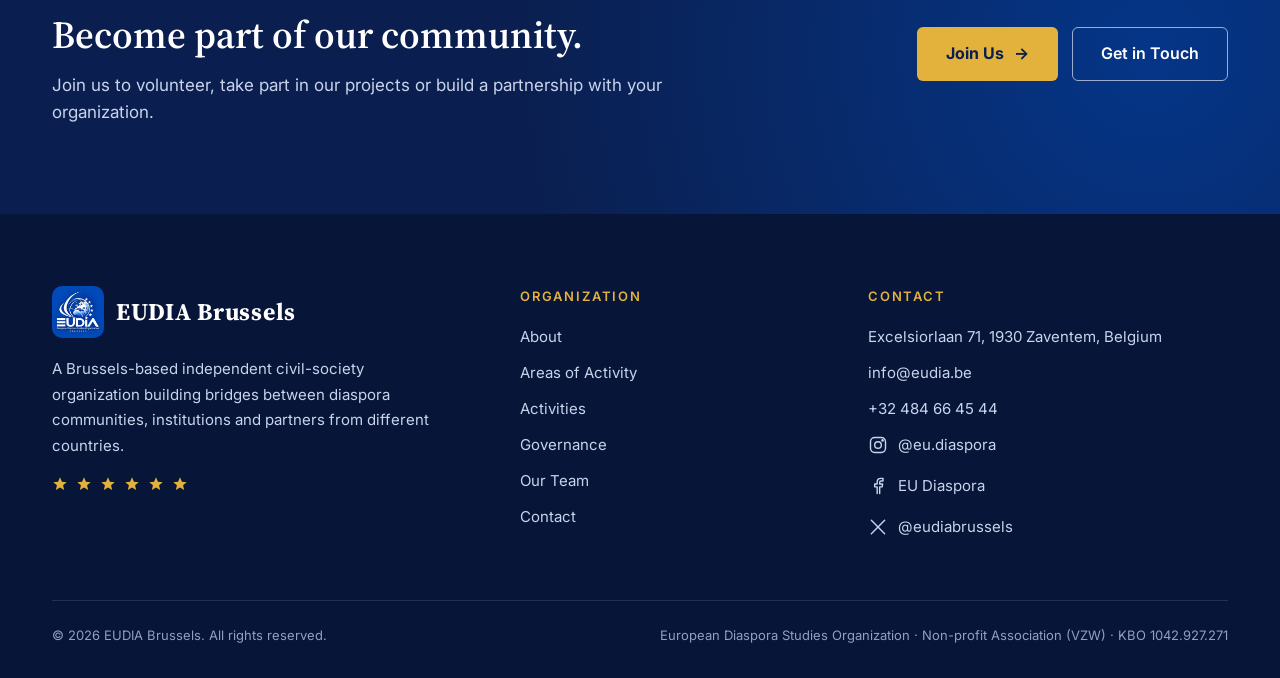
<file: Iletisim_en.html>
<!DOCTYPE html>
<html lang="en">
<head>
  <meta charset="UTF-8">
  <meta name="viewport" content="width=device-width, initial-scale=1">
  <title>Contact — EUDIA Brussels</title>
  <meta name="description" content="Contact EUDIA Brussels: Excelsiorlaan 71, 1930 Zaventem · info@eudia.be · +32 484 66 45 44">
  <meta name="theme-color" content="#0048B7">

  <meta property="og:type" content="website">
  <meta property="og:site_name" content="EUDIA Brussels">
  <meta property="og:title" content="Contact — EUDIA Brussels">
  <meta property="og:description" content="Contact EUDIA Brussels: Excelsiorlaan 71, 1930 Zaventem · info@eudia.be · +32 484 66 45 44">
  <meta property="og:locale" content="en_GB">
  <meta property="og:image" content="eudia-logo.jpg">

  <link rel="alternate" hreflang="tr" href="Iletisim_tr.html">
  <link rel="icon" type="image/png" href="favicon.png">
  <link rel="apple-touch-icon" href="eudia-logo.jpg">

  <link rel="preconnect" href="https://fonts.googleapis.com">
  <link rel="preconnect" href="https://fonts.gstatic.com" crossorigin>
  <link rel="stylesheet" href="https://fonts.googleapis.com/css2?family=Inter:wght@400;500;600;700&amp;family=Source+Serif+4:ital,opsz,wght@0,8..60,500;0,8..60,600;0,8..60,700;1,8..60,500&amp;display=swap">

  <link rel="stylesheet" href="common.css">
  <link rel="stylesheet" href="Iletisim.css">
</head>
<body class="page-contact">

<a class="skip-link" href="#main">Skip to content</a>

<header class="site-header" data-header>
  <div class="container header__inner">
    <a class="brand" href="MainPage_en.html" aria-label="EUDIA Brussels — Home">
      <img class="brand__logo" src="eudia-logo.jpg" alt="" width="52" height="52">
      <span class="brand__text">
        <span class="brand__name">EUDIA Brussels</span>
        <span class="brand__sub" lang="en">European Diaspora Studies Organization</span>
      </span>
    </a>

    <nav class="nav" id="site-nav" aria-label="Main menu">
      <ul class="nav__list">
        <li><a class="nav__link" href="About_en.html">About</a></li>
        <li><a class="nav__link" href="Calisma_alanlari_en.html">Areas of Activity</a></li>
        <li><a class="nav__link" href="Faaliyetler_en.html">Activities</a></li>
        <li><a class="nav__link" href="Yonetim_en.html">Governance</a></li>
        <li><a class="nav__link" href="Ekibimiz_en.html">Our Team</a></li>
        <li><a class="nav__link is-active" aria-current="page" href="Iletisim_en.html">Contact</a></li>
      </ul>
      <div class="nav__actions">
        <div class="lang-switch" role="group" aria-label="Language">
          <a href="Iletisim_tr.html" hreflang="tr" lang="tr" aria-label="Türkçe">TR</a><a href="Iletisim_en.html" hreflang="en" lang="en" aria-current="true" aria-label="English">EN</a>
        </div>
        <a class="btn btn--primary btn--sm" href="#" data-join>Join Us</a>
      </div>
    </nav>

    <button class="menu-toggle" type="button" aria-expanded="false" aria-controls="site-nav">
      <span></span><span></span><span></span>
      <span class="sr-only">Open / close menu</span>
    </button>
  </div>
</header>

<main id="main">

  <section class="page-hero">
    <svg class="deco-arcs" viewBox="0 0 600 600" aria-hidden="true"><path d="M60 540 C 60 240, 300 50, 580 60"/><path d="M10 480 C 40 250, 230 100, 480 80"/><path d="M120 580 C 150 350, 350 170, 600 160"/></svg>
    <div class="container">
      <div class="page-hero__inner hero-anim">
        <nav class="breadcrumb" aria-label="Breadcrumb">
          <a href="MainPage_en.html">Home</a><span aria-hidden="true">/</span><span>Contact</span>
        </nav>
        <span class="gold-rule"></span>
        <h1>Get in Touch</h1>
        <p>Contact us with your ideas for cooperation, events and projects.</p>
      </div>
    </div>
  </section>

  <section class="section">
    <div class="container">
      <div class="contact-layout">
        <div class="contact-cards" data-stagger="90">
          <div class="contact-card reveal">
            <span class="icon-badge"><svg viewBox="0 0 24 24" fill="none" stroke="currentColor" stroke-width="1.7" stroke-linecap="round" stroke-linejoin="round" aria-hidden="true"><path d="M12 21s-7-6.2-7-11.5A7 7 0 0 1 19 9.5C19 14.8 12 21 12 21z"/><circle cx="12" cy="9.5" r="2.5"/></svg></span>
            <div>
              <span class="contact-card__label">Postal address</span>
              <span class="contact-card__value">Excelsiorlaan 71, 1930 Zaventem, Belgium</span>
              <div class="contact-card__actions">
                <a class="chip-btn" href="https://www.google.com/maps/search/?api=1&query=Excelsiorlaan+71+1930+Zaventem+Belgium" target="_blank" rel="noopener"><svg viewBox="0 0 24 24" fill="none" stroke="currentColor" stroke-width="1.7" stroke-linecap="round" stroke-linejoin="round" aria-hidden="true"><path d="M14 4h6v6"/><path d="M20 4l-9 9"/><path d="M19 14v5a1 1 0 0 1-1 1H5a1 1 0 0 1-1-1V6a1 1 0 0 1 1-1h5"/></svg> Open in Maps</a>
              </div>
            </div>
          </div>
          <div class="contact-card reveal">
            <span class="icon-badge"><svg viewBox="0 0 24 24" fill="none" stroke="currentColor" stroke-width="1.7" stroke-linecap="round" stroke-linejoin="round" aria-hidden="true"><rect x="3" y="5" width="18" height="14" rx="2"/><path d="m3 7 9 6 9-6"/></svg></span>
            <div>
              <span class="contact-card__label">E-mail</span>
              <a class="contact-card__value" href="mailto:info@eudia.be">info@eudia.be</a>
              <div class="contact-card__actions">
                <a class="chip-btn" href="mailto:info@eudia.be"><svg viewBox="0 0 24 24" fill="none" stroke="currentColor" stroke-width="1.7" stroke-linecap="round" stroke-linejoin="round" aria-hidden="true"><rect x="3" y="5" width="18" height="14" rx="2"/><path d="m3 7 9 6 9-6"/></svg> Send an e-mail</a>
                <button class="chip-btn" type="button" data-copy="info@eudia.be" data-copied="Copied to clipboard"><svg viewBox="0 0 24 24" fill="none" stroke="currentColor" stroke-width="1.7" stroke-linecap="round" stroke-linejoin="round" aria-hidden="true"><rect x="9" y="9" width="12" height="12" rx="2"/><path d="M5 15V5a2 2 0 0 1 2-2h10"/></svg> Copy</button>
              </div>
            </div>
          </div>
          <div class="contact-card reveal">
            <span class="icon-badge"><svg viewBox="0 0 24 24" fill="none" stroke="currentColor" stroke-width="1.7" stroke-linecap="round" stroke-linejoin="round" aria-hidden="true"><path d="M5 4h4l2 5-2.5 1.5a11 11 0 0 0 5 5L15 13l5 2v4a2 2 0 0 1-2 2A16 16 0 0 1 3 6a2 2 0 0 1 2-2"/></svg></span>
            <div>
              <span class="contact-card__label">Telephone</span>
              <a class="contact-card__value" href="tel:+32484664544">+32 484 66 45 44</a>
              <div class="contact-card__actions">
                <a class="chip-btn" href="tel:+32484664544"><svg viewBox="0 0 24 24" fill="none" stroke="currentColor" stroke-width="1.7" stroke-linecap="round" stroke-linejoin="round" aria-hidden="true"><path d="M5 4h4l2 5-2.5 1.5a11 11 0 0 0 5 5L15 13l5 2v4a2 2 0 0 1-2 2A16 16 0 0 1 3 6a2 2 0 0 1 2-2"/></svg> Call</a>
                <button class="chip-btn" type="button" data-copy="+32 484 66 45 44" data-copied="Copied to clipboard"><svg viewBox="0 0 24 24" fill="none" stroke="currentColor" stroke-width="1.7" stroke-linecap="round" stroke-linejoin="round" aria-hidden="true"><rect x="9" y="9" width="12" height="12" rx="2"/><path d="M5 15V5a2 2 0 0 1 2-2h10"/></svg> Copy</button>
              </div>
            </div>
          </div>
          <div class="contact-card reveal">
            <span class="icon-badge"><svg viewBox="0 0 24 24" fill="none" stroke="currentColor" stroke-width="1.7" stroke-linecap="round" stroke-linejoin="round" aria-hidden="true"><rect x="3" y="3" width="18" height="18" rx="5"/><circle cx="12" cy="12" r="4"/><circle cx="17.5" cy="6.5" r=".8" fill="currentColor"/></svg></span>
            <div>
              <span class="contact-card__label">Social media</span>
              <a class="contact-card__value" href="https://www.instagram.com/eu.diaspora" target="_blank" rel="noopener">@eu.diaspora</a>
              <div class="contact-card__actions">
                <a class="chip-btn" href="https://www.instagram.com/eu.diaspora" target="_blank" rel="noopener"><svg viewBox="0 0 24 24" fill="none" stroke="currentColor" stroke-width="1.7" stroke-linecap="round" stroke-linejoin="round" aria-hidden="true"><rect x="3" y="3" width="18" height="18" rx="5"/><circle cx="12" cy="12" r="4"/><circle cx="17.5" cy="6.5" r=".8" fill="currentColor"/></svg> Instagram</a>
                <a class="chip-btn" href="https://www.facebook.com/profile.php?id=61594972829004" target="_blank" rel="noopener"><svg viewBox="0 0 24 24" fill="none" stroke="currentColor" stroke-width="1.7" stroke-linecap="round" stroke-linejoin="round" aria-hidden="true"><path d="M14 21v-8h3l.5-3.5H14V7.8c0-1 .3-1.8 1.8-1.8H18V3a24 24 0 0 0-2.7-.1C12.6 2.9 11 4.5 11 7.4v2.1H8V13h3v8"/></svg> Facebook</a>
                <a class="chip-btn" href="https://x.com/eudiabrussels" target="_blank" rel="noopener"><svg viewBox="0 0 24 24" fill="none" stroke="currentColor" stroke-width="1.7" stroke-linecap="round" stroke-linejoin="round" aria-hidden="true"><path d="M4 4l16 16M20 4L4 20"/></svg> X</a>
              </div>
            </div>
          </div>
        </div>

        <div class="map-card reveal reveal--right">
          <iframe src="https://www.google.com/maps?q=Excelsiorlaan+71,+1930+Zaventem,+Belgium&output=embed" title="EUDIA Brussels location — Google Maps" loading="lazy" referrerpolicy="no-referrer-when-downgrade" allowfullscreen></iframe>
        </div>
      </div>

      <div class="org-info reveal">
        <div><span>Legal name</span><strong>European Diaspora Studies Organization</strong></div>
        <div><span>Institutional identity</span><strong>EUDIA Brussels</strong></div>
        <div><span>Legal status</span><strong>Non-profit Association (VZW)</strong></div>
        <div><span>Enterprise No. (KBO)</span><strong>1042.927.271</strong></div>
      </div>
    </div>
  </section>

  <section class="cta-band" aria-labelledby="cta-title">
    <div class="container">
      <div class="cta-band__inner reveal">
        <div class="cta-band__text">
          <div class="stars stars--twinkle" aria-hidden="true"><svg viewBox="0 0 24 24" aria-hidden="true"><path d="M12 2l2.9 6.6 7.1.6-5.4 4.7 1.6 7L12 17.2 5.8 20.9l1.6-7L2 9.2l7.1-.6z"/></svg><svg viewBox="0 0 24 24" aria-hidden="true"><path d="M12 2l2.9 6.6 7.1.6-5.4 4.7 1.6 7L12 17.2 5.8 20.9l1.6-7L2 9.2l7.1-.6z"/></svg><svg viewBox="0 0 24 24" aria-hidden="true"><path d="M12 2l2.9 6.6 7.1.6-5.4 4.7 1.6 7L12 17.2 5.8 20.9l1.6-7L2 9.2l7.1-.6z"/></svg><svg viewBox="0 0 24 24" aria-hidden="true"><path d="M12 2l2.9 6.6 7.1.6-5.4 4.7 1.6 7L12 17.2 5.8 20.9l1.6-7L2 9.2l7.1-.6z"/></svg><svg viewBox="0 0 24 24" aria-hidden="true"><path d="M12 2l2.9 6.6 7.1.6-5.4 4.7 1.6 7L12 17.2 5.8 20.9l1.6-7L2 9.2l7.1-.6z"/></svg><svg viewBox="0 0 24 24" aria-hidden="true"><path d="M12 2l2.9 6.6 7.1.6-5.4 4.7 1.6 7L12 17.2 5.8 20.9l1.6-7L2 9.2l7.1-.6z"/></svg></div>
          <h2 id="cta-title">Become part of our community.</h2>
          <p>Join us to volunteer, take part in our projects or build a partnership with your organization.</p>
        </div>
        <div class="cta-band__actions">
          <a class="btn btn--gold btn--lg" href="#" data-join>Join Us <span class="arrow" aria-hidden="true">→</span></a>
          <a class="btn btn--outline-light btn--lg" href="Iletisim_en.html">Get in Touch</a>
        </div>
      </div>
    </div>
  </section>

</main>

<footer class="site-footer">
  <div class="container">
    <div class="footer__grid">
      <div class="footer__brand">
        <a class="brand" href="MainPage_en.html">
          <img class="brand__logo" src="eudia-logo.jpg" alt="" width="52" height="52" loading="lazy">
          <span class="brand__text"><span class="brand__name">EUDIA Brussels</span></span>
        </a>
        <p>A Brussels-based independent civil-society organization building bridges between diaspora communities, institutions and partners from different countries.</p>
        <div class="stars stars--twinkle" aria-hidden="true"><svg viewBox="0 0 24 24" aria-hidden="true"><path d="M12 2l2.9 6.6 7.1.6-5.4 4.7 1.6 7L12 17.2 5.8 20.9l1.6-7L2 9.2l7.1-.6z"/></svg><svg viewBox="0 0 24 24" aria-hidden="true"><path d="M12 2l2.9 6.6 7.1.6-5.4 4.7 1.6 7L12 17.2 5.8 20.9l1.6-7L2 9.2l7.1-.6z"/></svg><svg viewBox="0 0 24 24" aria-hidden="true"><path d="M12 2l2.9 6.6 7.1.6-5.4 4.7 1.6 7L12 17.2 5.8 20.9l1.6-7L2 9.2l7.1-.6z"/></svg><svg viewBox="0 0 24 24" aria-hidden="true"><path d="M12 2l2.9 6.6 7.1.6-5.4 4.7 1.6 7L12 17.2 5.8 20.9l1.6-7L2 9.2l7.1-.6z"/></svg><svg viewBox="0 0 24 24" aria-hidden="true"><path d="M12 2l2.9 6.6 7.1.6-5.4 4.7 1.6 7L12 17.2 5.8 20.9l1.6-7L2 9.2l7.1-.6z"/></svg><svg viewBox="0 0 24 24" aria-hidden="true"><path d="M12 2l2.9 6.6 7.1.6-5.4 4.7 1.6 7L12 17.2 5.8 20.9l1.6-7L2 9.2l7.1-.6z"/></svg></div>
      </div>
      <div>
        <h2 class="footer__title">Organization</h2>
        <ul class="footer__list">
            <li><a href="About_en.html">About</a></li>
            <li><a href="Calisma_alanlari_en.html">Areas of Activity</a></li>
            <li><a href="Faaliyetler_en.html">Activities</a></li>
            <li><a href="Yonetim_en.html">Governance</a></li>
            <li><a href="Ekibimiz_en.html">Our Team</a></li>
            <li><a href="Iletisim_en.html">Contact</a></li>
        </ul>
      </div>
      <div>
        <h2 class="footer__title">Contact</h2>
        <ul class="footer__list">
          <li><a href="https://www.google.com/maps/search/?api=1&query=Excelsiorlaan+71+1930+Zaventem+Belgium" target="_blank" rel="noopener">Excelsiorlaan 71, 1930 Zaventem, Belgium</a></li>
          <li><a href="mailto:info@eudia.be">info@eudia.be</a></li>
          <li><a href="tel:+32484664544">+32 484 66 45 44</a></li>
          <li><a class="footer__social" href="https://www.instagram.com/eu.diaspora" target="_blank" rel="noopener"><svg viewBox="0 0 24 24" fill="none" stroke="currentColor" stroke-width="1.7" stroke-linecap="round" stroke-linejoin="round" aria-hidden="true"><rect x="3" y="3" width="18" height="18" rx="5"/><circle cx="12" cy="12" r="4"/><circle cx="17.5" cy="6.5" r=".8" fill="currentColor"/></svg> @eu.diaspora</a></li>
          <li><a class="footer__social" href="https://www.facebook.com/profile.php?id=61594972829004" target="_blank" rel="noopener"><svg viewBox="0 0 24 24" fill="none" stroke="currentColor" stroke-width="1.7" stroke-linecap="round" stroke-linejoin="round" aria-hidden="true"><path d="M14 21v-8h3l.5-3.5H14V7.8c0-1 .3-1.8 1.8-1.8H18V3a24 24 0 0 0-2.7-.1C12.6 2.9 11 4.5 11 7.4v2.1H8V13h3v8"/></svg> EU Diaspora</a></li>
          <li><a class="footer__social" href="https://x.com/eudiabrussels" target="_blank" rel="noopener"><svg viewBox="0 0 24 24" fill="none" stroke="currentColor" stroke-width="1.7" stroke-linecap="round" stroke-linejoin="round" aria-hidden="true"><path d="M4 4l16 16M20 4L4 20"/></svg> @eudiabrussels</a></li>
        </ul>
      </div>
    </div>
    <div class="footer__bottom">
      <span>© <span data-year>2026</span> EUDIA Brussels. All rights reserved.</span>
      <span>European Diaspora Studies Organization · Non-profit Association (VZW) · KBO 1042.927.271</span>
    </div>
  </div>
</footer>

<button class="back-to-top" type="button" data-back-to-top aria-label="Back to top">
  <svg viewBox="0 0 24 24" fill="none" stroke="currentColor" stroke-width="2" stroke-linecap="round" stroke-linejoin="round" aria-hidden="true"><path d="M12 19V5M5 12l7-7 7 7"/></svg>
</button>
<div class="toast" role="status" aria-live="polite" data-toast></div>

<script src="common.js" defer></script>
<script src="Iletisim.js" defer></script>
</body>
</html>
</file>
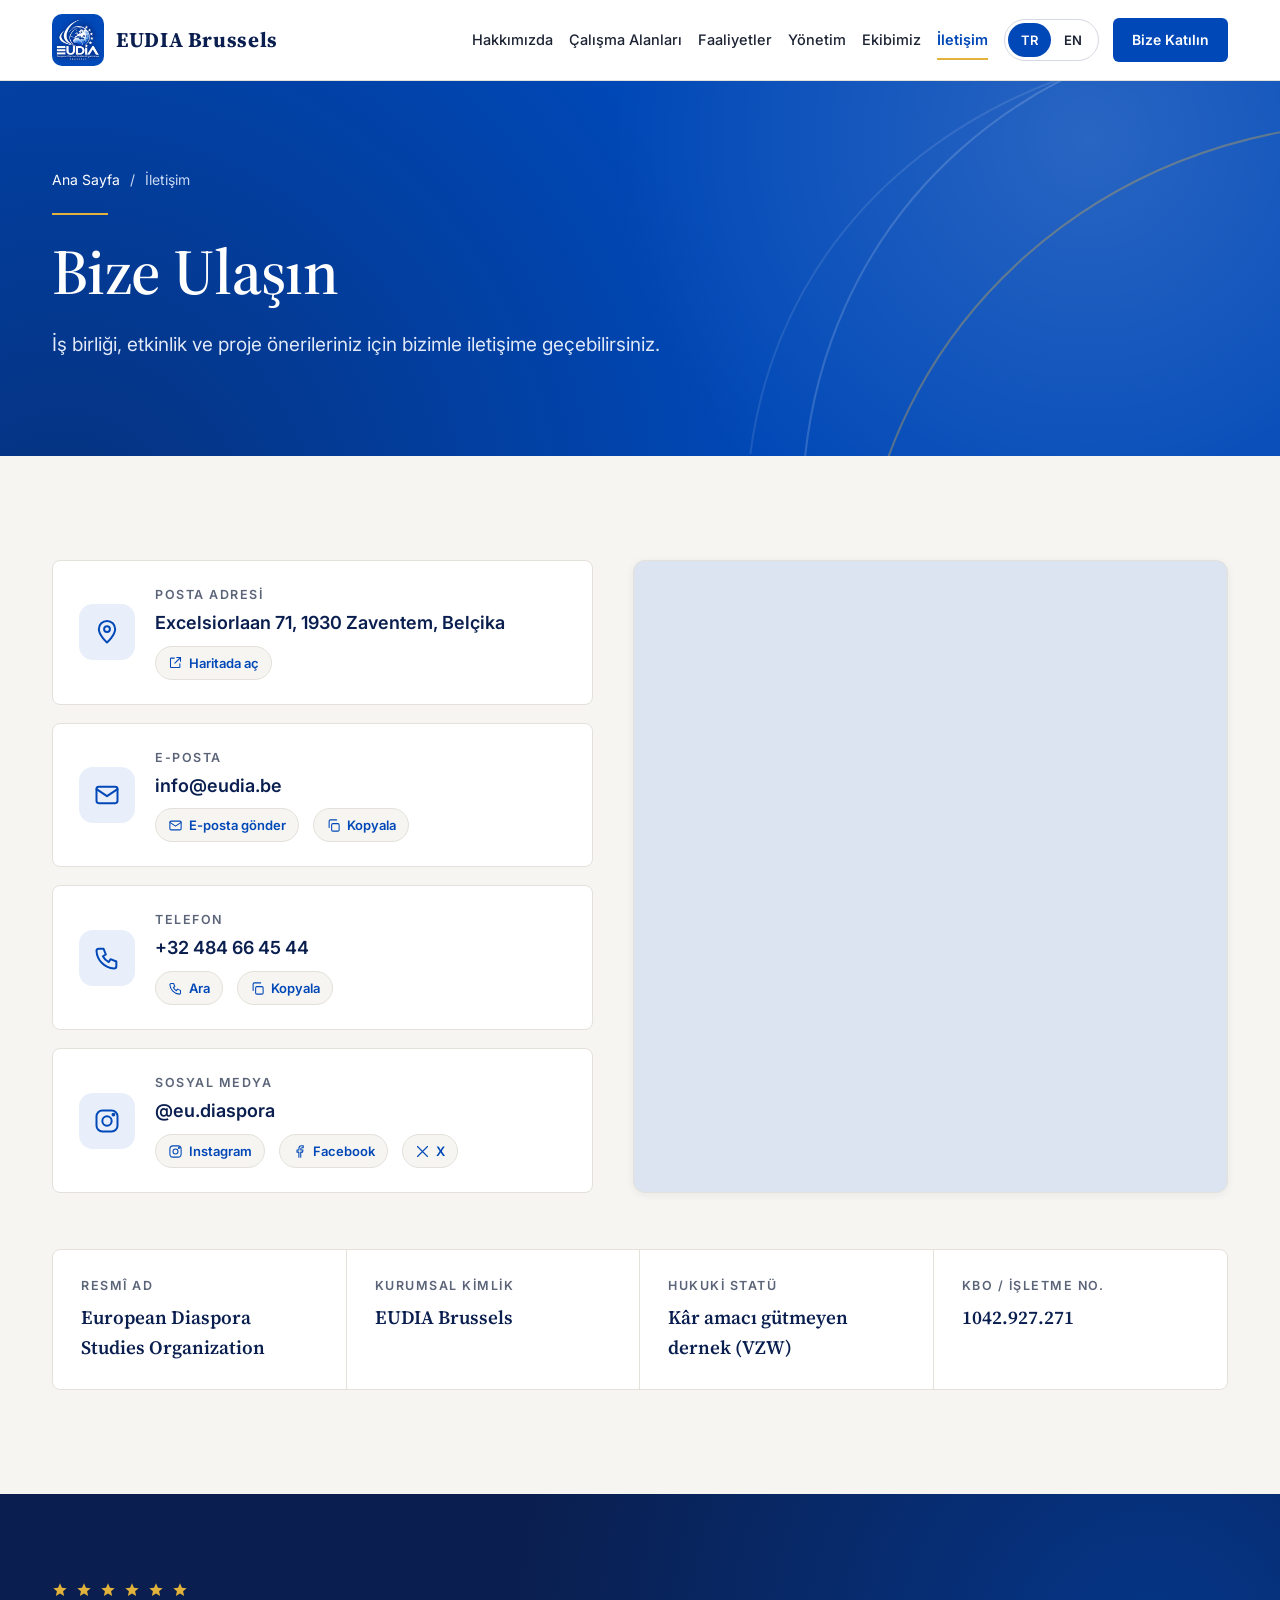
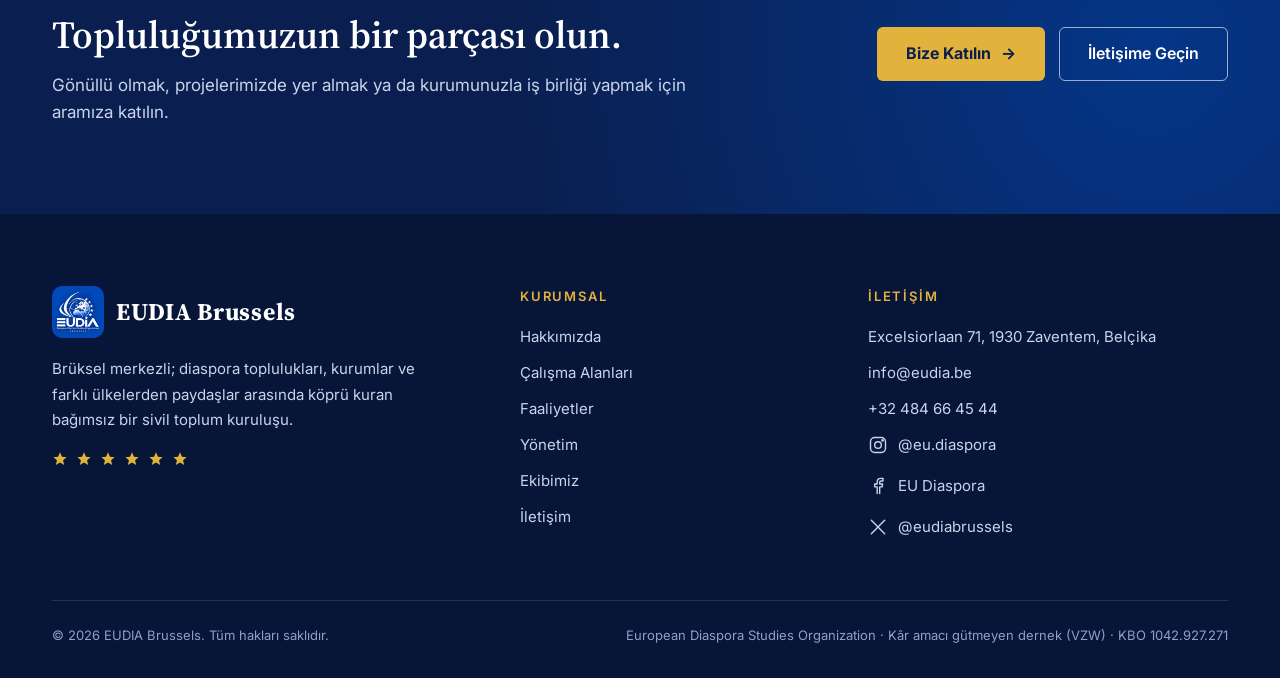
<file: Iletisim_tr.html>
<!DOCTYPE html>
<html lang="tr">
<head>
  <meta charset="UTF-8">
  <meta name="viewport" content="width=device-width, initial-scale=1">
  <title>İletişim — EUDIA Brussels</title>
  <meta name="description" content="EUDIA Brussels iletişim bilgileri: Excelsiorlaan 71, 1930 Zaventem · info@eudia.be · +32 484 66 45 44">
  <meta name="theme-color" content="#0048B7">

  <meta property="og:type" content="website">
  <meta property="og:site_name" content="EUDIA Brussels">
  <meta property="og:title" content="İletişim — EUDIA Brussels">
  <meta property="og:description" content="EUDIA Brussels iletişim bilgileri: Excelsiorlaan 71, 1930 Zaventem · info@eudia.be · +32 484 66 45 44">
  <meta property="og:locale" content="tr_TR">
  <meta property="og:image" content="eudia-logo.jpg">

  <link rel="alternate" hreflang="en" href="Iletisim_en.html">
  <link rel="icon" type="image/png" href="favicon.png">
  <link rel="apple-touch-icon" href="eudia-logo.jpg">

  <link rel="preconnect" href="https://fonts.googleapis.com">
  <link rel="preconnect" href="https://fonts.gstatic.com" crossorigin>
  <link rel="stylesheet" href="https://fonts.googleapis.com/css2?family=Inter:wght@400;500;600;700&amp;family=Source+Serif+4:ital,opsz,wght@0,8..60,500;0,8..60,600;0,8..60,700;1,8..60,500&amp;display=swap">

  <link rel="stylesheet" href="common.css">
  <link rel="stylesheet" href="Iletisim.css">
</head>
<body class="page-contact">

<a class="skip-link" href="#main">İçeriğe geç</a>

<header class="site-header" data-header>
  <div class="container header__inner">
    <a class="brand" href="./" aria-label="EUDIA Brussels — Ana Sayfa">
      <img class="brand__logo" src="eudia-logo.jpg" alt="" width="52" height="52">
      <span class="brand__text">
        <span class="brand__name">EUDIA Brussels</span>
        <span class="brand__sub" lang="en">European Diaspora Studies Organization</span>
      </span>
    </a>

    <nav class="nav" id="site-nav" aria-label="Ana menü">
      <ul class="nav__list">
        <li><a class="nav__link" href="About_tr.html">Hakkımızda</a></li>
        <li><a class="nav__link" href="Calisma_alanlari_tr.html">Çalışma Alanları</a></li>
        <li><a class="nav__link" href="Faaliyetler_tr.html">Faaliyetler</a></li>
        <li><a class="nav__link" href="Yonetim_tr.html">Yönetim</a></li>
        <li><a class="nav__link" href="Ekibimiz_tr.html">Ekibimiz</a></li>
        <li><a class="nav__link is-active" aria-current="page" href="Iletisim_tr.html">İletişim</a></li>
      </ul>
      <div class="nav__actions">
        <div class="lang-switch" role="group" aria-label="Dil seçimi">
          <a href="Iletisim_tr.html" hreflang="tr" lang="tr" aria-current="true" aria-label="Türkçe">TR</a><a href="Iletisim_en.html" hreflang="en" lang="en" aria-label="English">EN</a>
        </div>
        <a class="btn btn--primary btn--sm" href="#" data-join>Bize Katılın</a>
      </div>
    </nav>

    <button class="menu-toggle" type="button" aria-expanded="false" aria-controls="site-nav">
      <span></span><span></span><span></span>
      <span class="sr-only">Menüyü aç / kapat</span>
    </button>
  </div>
</header>

<main id="main">

  <section class="page-hero">
    <svg class="deco-arcs" viewBox="0 0 600 600" aria-hidden="true"><path d="M60 540 C 60 240, 300 50, 580 60"/><path d="M10 480 C 40 250, 230 100, 480 80"/><path d="M120 580 C 150 350, 350 170, 600 160"/></svg>
    <div class="container">
      <div class="page-hero__inner hero-anim">
        <nav class="breadcrumb" aria-label="Breadcrumb">
          <a href="./">Ana Sayfa</a><span aria-hidden="true">/</span><span>İletişim</span>
        </nav>
        <span class="gold-rule"></span>
        <h1>Bize Ulaşın</h1>
        <p>İş birliği, etkinlik ve proje önerileriniz için bizimle iletişime geçebilirsiniz.</p>
      </div>
    </div>
  </section>

  <section class="section">
    <div class="container">
      <div class="contact-layout">
        <div class="contact-cards" data-stagger="90">
          <div class="contact-card reveal">
            <span class="icon-badge"><svg viewBox="0 0 24 24" fill="none" stroke="currentColor" stroke-width="1.7" stroke-linecap="round" stroke-linejoin="round" aria-hidden="true"><path d="M12 21s-7-6.2-7-11.5A7 7 0 0 1 19 9.5C19 14.8 12 21 12 21z"/><circle cx="12" cy="9.5" r="2.5"/></svg></span>
            <div>
              <span class="contact-card__label">Posta adresi</span>
              <span class="contact-card__value">Excelsiorlaan 71, 1930 Zaventem, Belçika</span>
              <div class="contact-card__actions">
                <a class="chip-btn" href="https://www.google.com/maps/search/?api=1&query=Excelsiorlaan+71+1930+Zaventem+Belgium" target="_blank" rel="noopener"><svg viewBox="0 0 24 24" fill="none" stroke="currentColor" stroke-width="1.7" stroke-linecap="round" stroke-linejoin="round" aria-hidden="true"><path d="M14 4h6v6"/><path d="M20 4l-9 9"/><path d="M19 14v5a1 1 0 0 1-1 1H5a1 1 0 0 1-1-1V6a1 1 0 0 1 1-1h5"/></svg> Haritada aç</a>
              </div>
            </div>
          </div>
          <div class="contact-card reveal">
            <span class="icon-badge"><svg viewBox="0 0 24 24" fill="none" stroke="currentColor" stroke-width="1.7" stroke-linecap="round" stroke-linejoin="round" aria-hidden="true"><rect x="3" y="5" width="18" height="14" rx="2"/><path d="m3 7 9 6 9-6"/></svg></span>
            <div>
              <span class="contact-card__label">E-posta</span>
              <a class="contact-card__value" href="mailto:info@eudia.be">info@eudia.be</a>
              <div class="contact-card__actions">
                <a class="chip-btn" href="mailto:info@eudia.be"><svg viewBox="0 0 24 24" fill="none" stroke="currentColor" stroke-width="1.7" stroke-linecap="round" stroke-linejoin="round" aria-hidden="true"><rect x="3" y="5" width="18" height="14" rx="2"/><path d="m3 7 9 6 9-6"/></svg> E-posta gönder</a>
                <button class="chip-btn" type="button" data-copy="info@eudia.be" data-copied="Panoya kopyalandı"><svg viewBox="0 0 24 24" fill="none" stroke="currentColor" stroke-width="1.7" stroke-linecap="round" stroke-linejoin="round" aria-hidden="true"><rect x="9" y="9" width="12" height="12" rx="2"/><path d="M5 15V5a2 2 0 0 1 2-2h10"/></svg> Kopyala</button>
              </div>
            </div>
          </div>
          <div class="contact-card reveal">
            <span class="icon-badge"><svg viewBox="0 0 24 24" fill="none" stroke="currentColor" stroke-width="1.7" stroke-linecap="round" stroke-linejoin="round" aria-hidden="true"><path d="M5 4h4l2 5-2.5 1.5a11 11 0 0 0 5 5L15 13l5 2v4a2 2 0 0 1-2 2A16 16 0 0 1 3 6a2 2 0 0 1 2-2"/></svg></span>
            <div>
              <span class="contact-card__label">Telefon</span>
              <a class="contact-card__value" href="tel:+32484664544">+32 484 66 45 44</a>
              <div class="contact-card__actions">
                <a class="chip-btn" href="tel:+32484664544"><svg viewBox="0 0 24 24" fill="none" stroke="currentColor" stroke-width="1.7" stroke-linecap="round" stroke-linejoin="round" aria-hidden="true"><path d="M5 4h4l2 5-2.5 1.5a11 11 0 0 0 5 5L15 13l5 2v4a2 2 0 0 1-2 2A16 16 0 0 1 3 6a2 2 0 0 1 2-2"/></svg> Ara</a>
                <button class="chip-btn" type="button" data-copy="+32 484 66 45 44" data-copied="Panoya kopyalandı"><svg viewBox="0 0 24 24" fill="none" stroke="currentColor" stroke-width="1.7" stroke-linecap="round" stroke-linejoin="round" aria-hidden="true"><rect x="9" y="9" width="12" height="12" rx="2"/><path d="M5 15V5a2 2 0 0 1 2-2h10"/></svg> Kopyala</button>
              </div>
            </div>
          </div>
          <div class="contact-card reveal">
            <span class="icon-badge"><svg viewBox="0 0 24 24" fill="none" stroke="currentColor" stroke-width="1.7" stroke-linecap="round" stroke-linejoin="round" aria-hidden="true"><rect x="3" y="3" width="18" height="18" rx="5"/><circle cx="12" cy="12" r="4"/><circle cx="17.5" cy="6.5" r=".8" fill="currentColor"/></svg></span>
            <div>
              <span class="contact-card__label">Sosyal medya</span>
              <a class="contact-card__value" href="https://www.instagram.com/eu.diaspora" target="_blank" rel="noopener">@eu.diaspora</a>
              <div class="contact-card__actions">
                <a class="chip-btn" href="https://www.instagram.com/eu.diaspora" target="_blank" rel="noopener"><svg viewBox="0 0 24 24" fill="none" stroke="currentColor" stroke-width="1.7" stroke-linecap="round" stroke-linejoin="round" aria-hidden="true"><rect x="3" y="3" width="18" height="18" rx="5"/><circle cx="12" cy="12" r="4"/><circle cx="17.5" cy="6.5" r=".8" fill="currentColor"/></svg> Instagram</a>
                <a class="chip-btn" href="https://www.facebook.com/profile.php?id=61594972829004" target="_blank" rel="noopener"><svg viewBox="0 0 24 24" fill="none" stroke="currentColor" stroke-width="1.7" stroke-linecap="round" stroke-linejoin="round" aria-hidden="true"><path d="M14 21v-8h3l.5-3.5H14V7.8c0-1 .3-1.8 1.8-1.8H18V3a24 24 0 0 0-2.7-.1C12.6 2.9 11 4.5 11 7.4v2.1H8V13h3v8"/></svg> Facebook</a>
                <a class="chip-btn" href="https://x.com/eudiabrussels" target="_blank" rel="noopener"><svg viewBox="0 0 24 24" fill="none" stroke="currentColor" stroke-width="1.7" stroke-linecap="round" stroke-linejoin="round" aria-hidden="true"><path d="M4 4l16 16M20 4L4 20"/></svg> X</a>
              </div>
            </div>
          </div>
        </div>

        <div class="map-card reveal reveal--right">
          <iframe src="https://www.google.com/maps?q=Excelsiorlaan+71,+1930+Zaventem,+Belgium&output=embed" title="EUDIA Brussels konumu — Google Haritalar" loading="lazy" referrerpolicy="no-referrer-when-downgrade" allowfullscreen></iframe>
        </div>
      </div>

      <div class="org-info reveal">
        <div><span>Resmî ad</span><strong>European Diaspora Studies Organization</strong></div>
        <div><span>Kurumsal kimlik</span><strong>EUDIA Brussels</strong></div>
        <div><span>Hukuki statü</span><strong>Kâr amacı gütmeyen dernek (VZW)</strong></div>
        <div><span>KBO / İşletme No.</span><strong>1042.927.271</strong></div>
      </div>
    </div>
  </section>

  <section class="cta-band" aria-labelledby="cta-title">
    <div class="container">
      <div class="cta-band__inner reveal">
        <div class="cta-band__text">
          <div class="stars stars--twinkle" aria-hidden="true"><svg viewBox="0 0 24 24" aria-hidden="true"><path d="M12 2l2.9 6.6 7.1.6-5.4 4.7 1.6 7L12 17.2 5.8 20.9l1.6-7L2 9.2l7.1-.6z"/></svg><svg viewBox="0 0 24 24" aria-hidden="true"><path d="M12 2l2.9 6.6 7.1.6-5.4 4.7 1.6 7L12 17.2 5.8 20.9l1.6-7L2 9.2l7.1-.6z"/></svg><svg viewBox="0 0 24 24" aria-hidden="true"><path d="M12 2l2.9 6.6 7.1.6-5.4 4.7 1.6 7L12 17.2 5.8 20.9l1.6-7L2 9.2l7.1-.6z"/></svg><svg viewBox="0 0 24 24" aria-hidden="true"><path d="M12 2l2.9 6.6 7.1.6-5.4 4.7 1.6 7L12 17.2 5.8 20.9l1.6-7L2 9.2l7.1-.6z"/></svg><svg viewBox="0 0 24 24" aria-hidden="true"><path d="M12 2l2.9 6.6 7.1.6-5.4 4.7 1.6 7L12 17.2 5.8 20.9l1.6-7L2 9.2l7.1-.6z"/></svg><svg viewBox="0 0 24 24" aria-hidden="true"><path d="M12 2l2.9 6.6 7.1.6-5.4 4.7 1.6 7L12 17.2 5.8 20.9l1.6-7L2 9.2l7.1-.6z"/></svg></div>
          <h2 id="cta-title">Topluluğumuzun bir parçası olun.</h2>
          <p>Gönüllü olmak, projelerimizde yer almak ya da kurumunuzla iş birliği yapmak için aramıza katılın.</p>
        </div>
        <div class="cta-band__actions">
          <a class="btn btn--gold btn--lg" href="#" data-join>Bize Katılın <span class="arrow" aria-hidden="true">→</span></a>
          <a class="btn btn--outline-light btn--lg" href="Iletisim_tr.html">İletişime Geçin</a>
        </div>
      </div>
    </div>
  </section>

</main>

<footer class="site-footer">
  <div class="container">
    <div class="footer__grid">
      <div class="footer__brand">
        <a class="brand" href="./">
          <img class="brand__logo" src="eudia-logo.jpg" alt="" width="52" height="52" loading="lazy">
          <span class="brand__text"><span class="brand__name">EUDIA Brussels</span></span>
        </a>
        <p>Brüksel merkezli; diaspora toplulukları, kurumlar ve farklı ülkelerden paydaşlar arasında köprü kuran bağımsız bir sivil toplum kuruluşu.</p>
        <div class="stars stars--twinkle" aria-hidden="true"><svg viewBox="0 0 24 24" aria-hidden="true"><path d="M12 2l2.9 6.6 7.1.6-5.4 4.7 1.6 7L12 17.2 5.8 20.9l1.6-7L2 9.2l7.1-.6z"/></svg><svg viewBox="0 0 24 24" aria-hidden="true"><path d="M12 2l2.9 6.6 7.1.6-5.4 4.7 1.6 7L12 17.2 5.8 20.9l1.6-7L2 9.2l7.1-.6z"/></svg><svg viewBox="0 0 24 24" aria-hidden="true"><path d="M12 2l2.9 6.6 7.1.6-5.4 4.7 1.6 7L12 17.2 5.8 20.9l1.6-7L2 9.2l7.1-.6z"/></svg><svg viewBox="0 0 24 24" aria-hidden="true"><path d="M12 2l2.9 6.6 7.1.6-5.4 4.7 1.6 7L12 17.2 5.8 20.9l1.6-7L2 9.2l7.1-.6z"/></svg><svg viewBox="0 0 24 24" aria-hidden="true"><path d="M12 2l2.9 6.6 7.1.6-5.4 4.7 1.6 7L12 17.2 5.8 20.9l1.6-7L2 9.2l7.1-.6z"/></svg><svg viewBox="0 0 24 24" aria-hidden="true"><path d="M12 2l2.9 6.6 7.1.6-5.4 4.7 1.6 7L12 17.2 5.8 20.9l1.6-7L2 9.2l7.1-.6z"/></svg></div>
      </div>
      <div>
        <h2 class="footer__title">Kurumsal</h2>
        <ul class="footer__list">
            <li><a href="About_tr.html">Hakkımızda</a></li>
            <li><a href="Calisma_alanlari_tr.html">Çalışma Alanları</a></li>
            <li><a href="Faaliyetler_tr.html">Faaliyetler</a></li>
            <li><a href="Yonetim_tr.html">Yönetim</a></li>
            <li><a href="Ekibimiz_tr.html">Ekibimiz</a></li>
            <li><a href="Iletisim_tr.html">İletişim</a></li>
        </ul>
      </div>
      <div>
        <h2 class="footer__title">İletişim</h2>
        <ul class="footer__list">
          <li><a href="https://www.google.com/maps/search/?api=1&query=Excelsiorlaan+71+1930+Zaventem+Belgium" target="_blank" rel="noopener">Excelsiorlaan 71, 1930 Zaventem, Belçika</a></li>
          <li><a href="mailto:info@eudia.be">info@eudia.be</a></li>
          <li><a href="tel:+32484664544">+32 484 66 45 44</a></li>
          <li><a class="footer__social" href="https://www.instagram.com/eu.diaspora" target="_blank" rel="noopener"><svg viewBox="0 0 24 24" fill="none" stroke="currentColor" stroke-width="1.7" stroke-linecap="round" stroke-linejoin="round" aria-hidden="true"><rect x="3" y="3" width="18" height="18" rx="5"/><circle cx="12" cy="12" r="4"/><circle cx="17.5" cy="6.5" r=".8" fill="currentColor"/></svg> @eu.diaspora</a></li>
          <li><a class="footer__social" href="https://www.facebook.com/profile.php?id=61594972829004" target="_blank" rel="noopener"><svg viewBox="0 0 24 24" fill="none" stroke="currentColor" stroke-width="1.7" stroke-linecap="round" stroke-linejoin="round" aria-hidden="true"><path d="M14 21v-8h3l.5-3.5H14V7.8c0-1 .3-1.8 1.8-1.8H18V3a24 24 0 0 0-2.7-.1C12.6 2.9 11 4.5 11 7.4v2.1H8V13h3v8"/></svg> EU Diaspora</a></li>
          <li><a class="footer__social" href="https://x.com/eudiabrussels" target="_blank" rel="noopener"><svg viewBox="0 0 24 24" fill="none" stroke="currentColor" stroke-width="1.7" stroke-linecap="round" stroke-linejoin="round" aria-hidden="true"><path d="M4 4l16 16M20 4L4 20"/></svg> @eudiabrussels</a></li>
        </ul>
      </div>
    </div>
    <div class="footer__bottom">
      <span>© <span data-year>2026</span> EUDIA Brussels. Tüm hakları saklıdır.</span>
      <span>European Diaspora Studies Organization · Kâr amacı gütmeyen dernek (VZW) · KBO 1042.927.271</span>
    </div>
  </div>
</footer>

<button class="back-to-top" type="button" data-back-to-top aria-label="Sayfanın başına dön">
  <svg viewBox="0 0 24 24" fill="none" stroke="currentColor" stroke-width="2" stroke-linecap="round" stroke-linejoin="round" aria-hidden="true"><path d="M12 19V5M5 12l7-7 7 7"/></svg>
</button>
<div class="toast" role="status" aria-live="polite" data-toast></div>

<script src="common.js" defer></script>
<script src="Iletisim.js" defer></script>
</body>
</html>
</file>
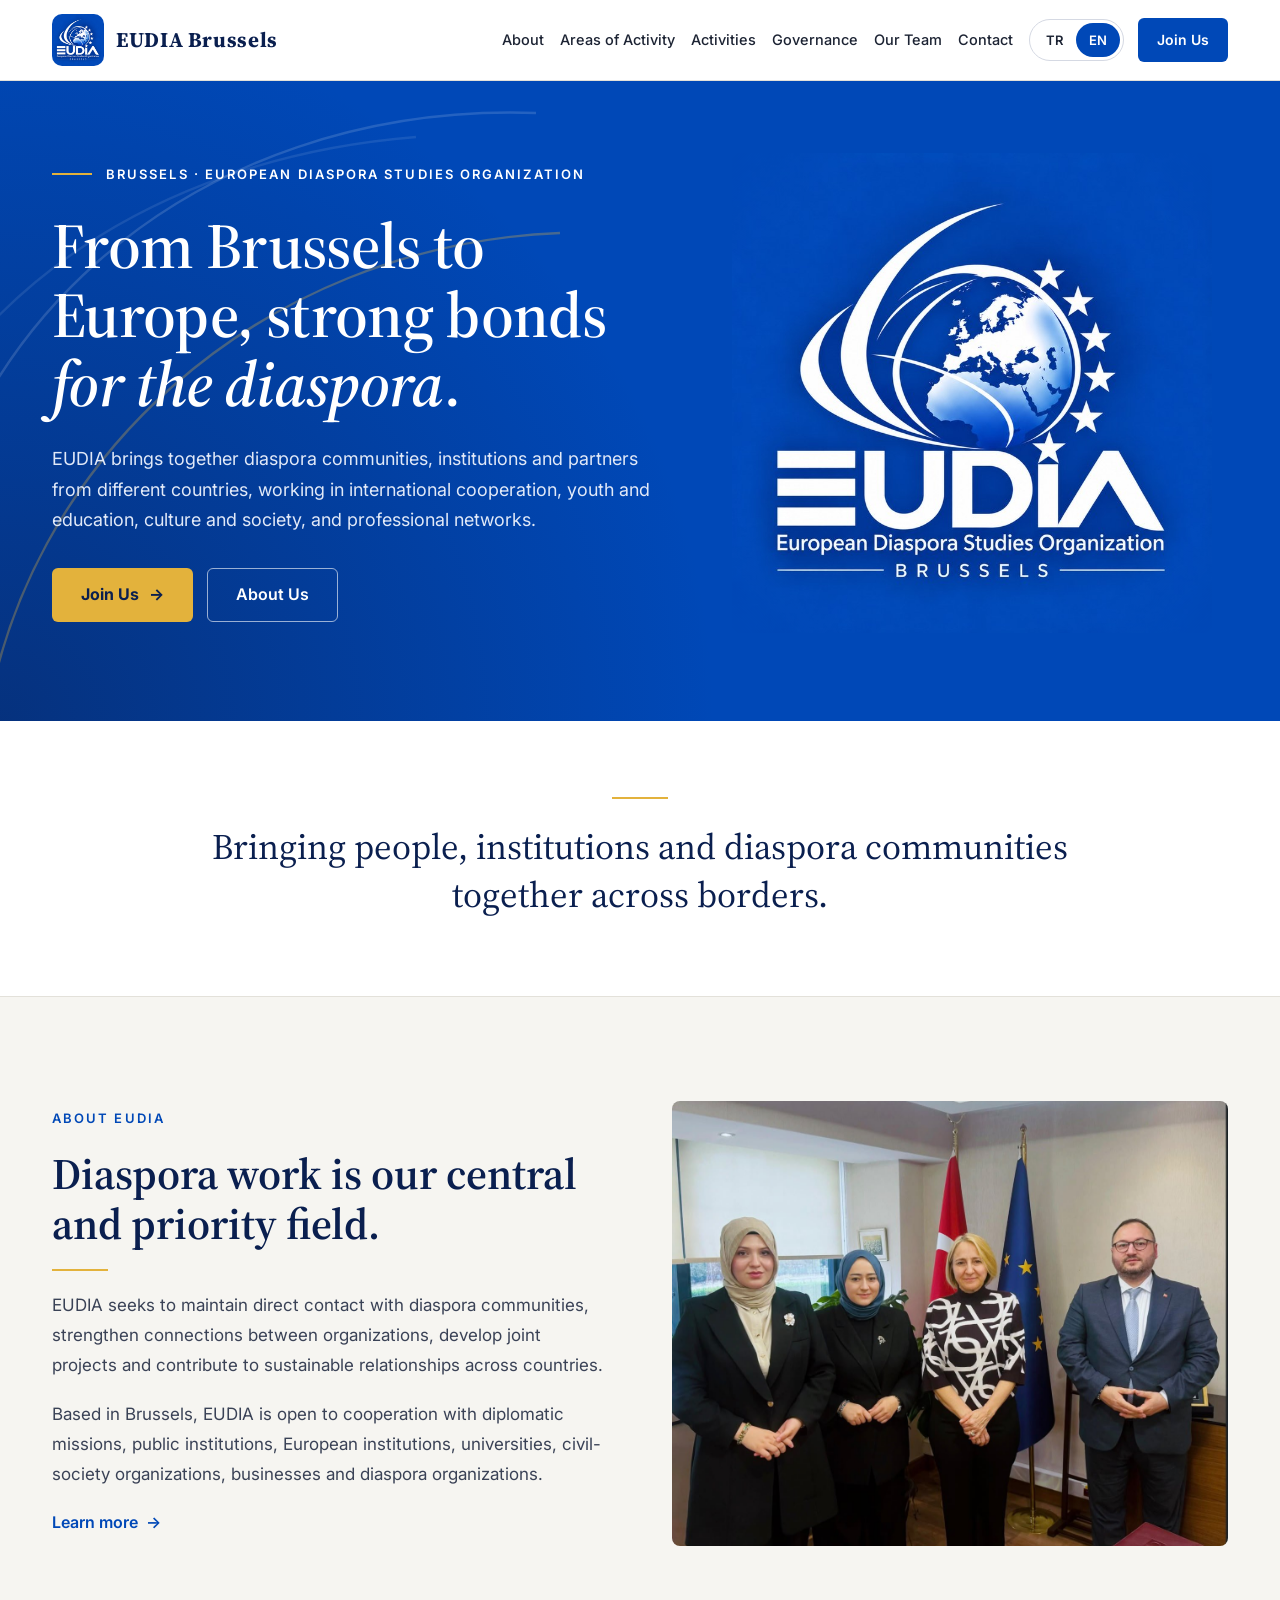
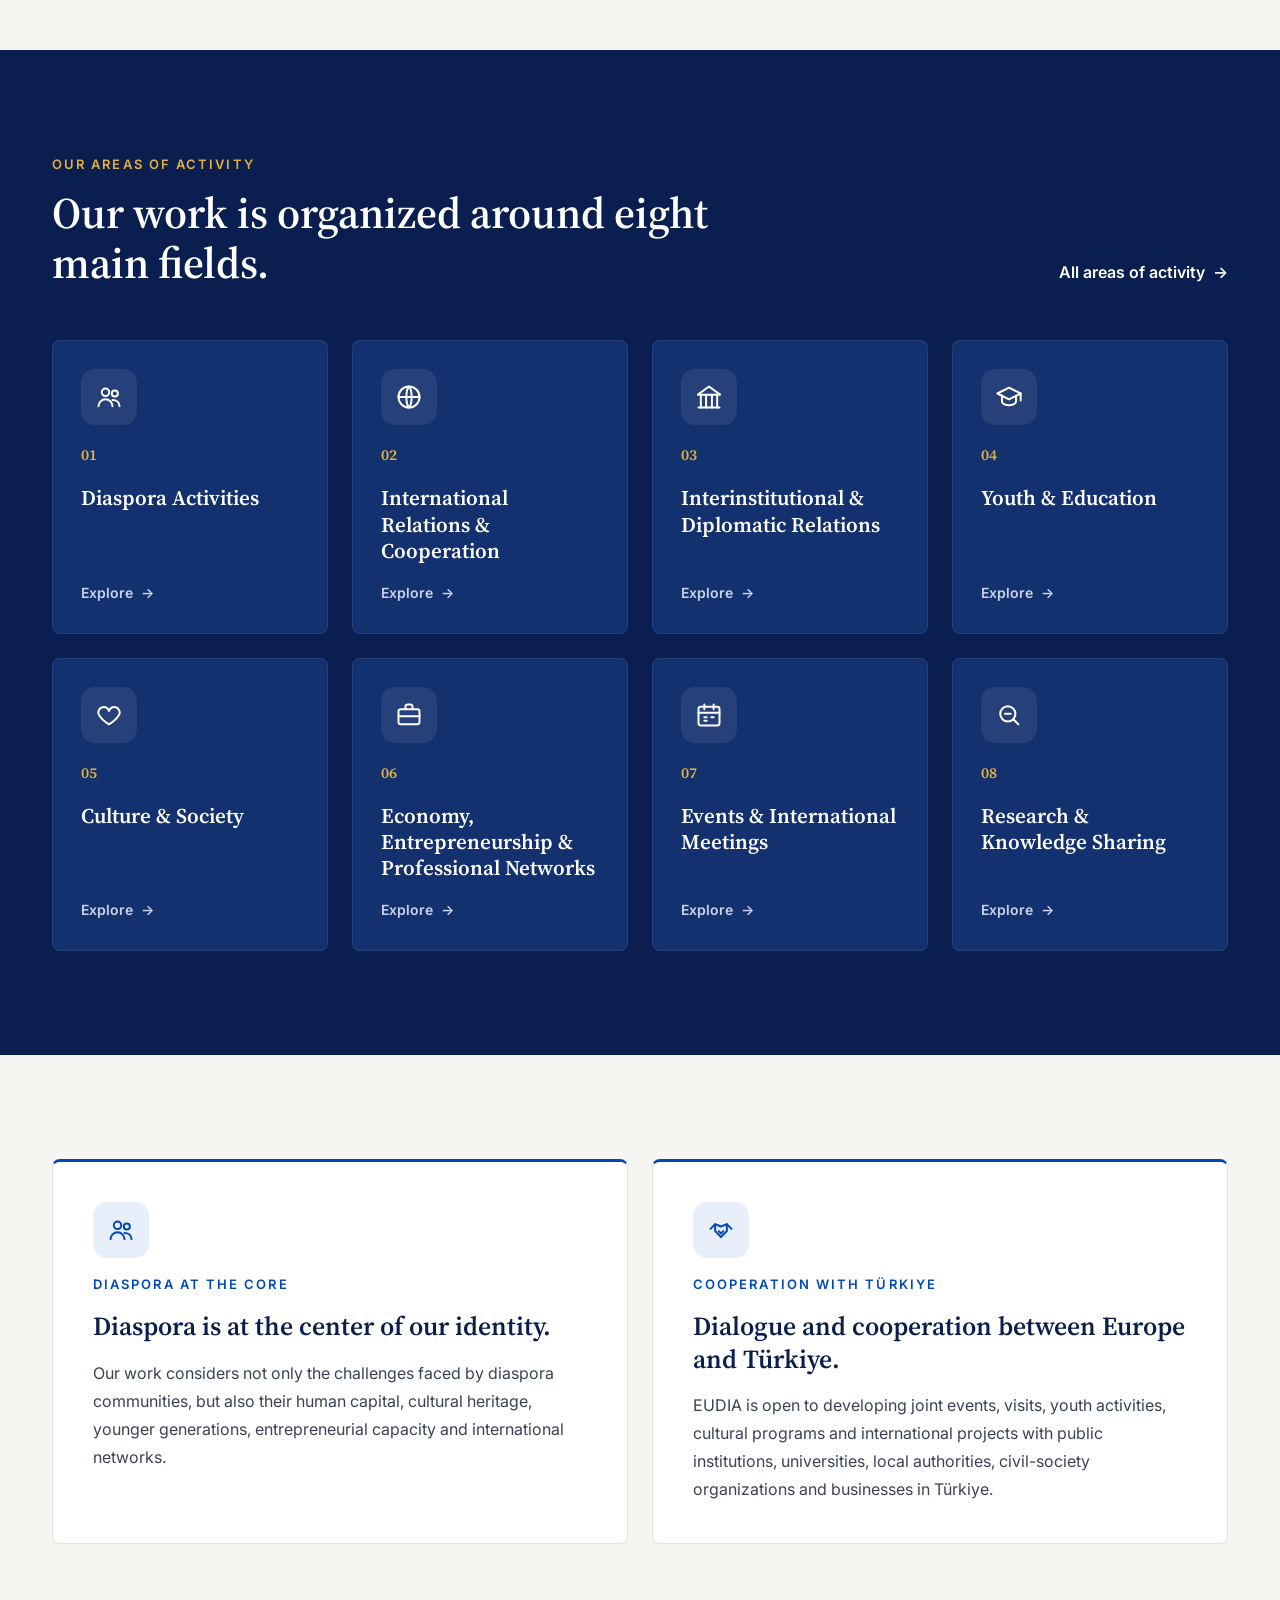
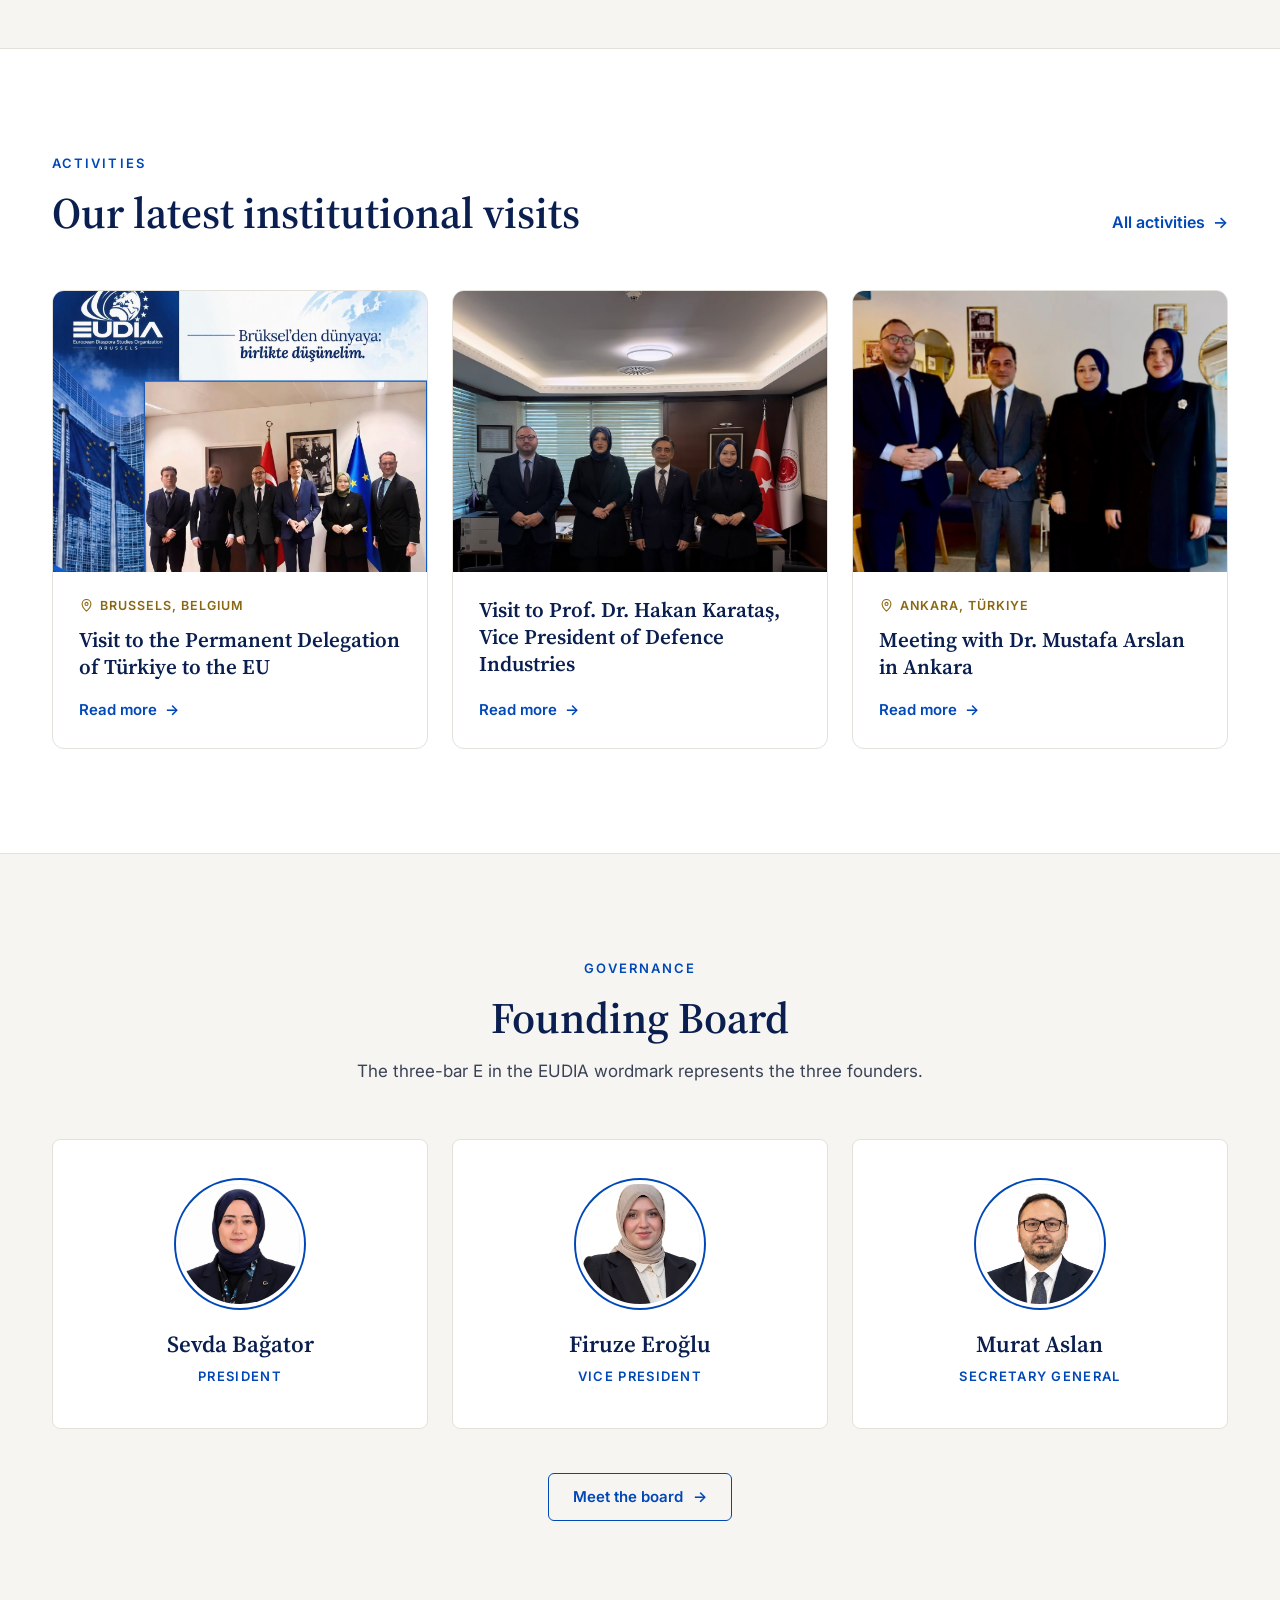
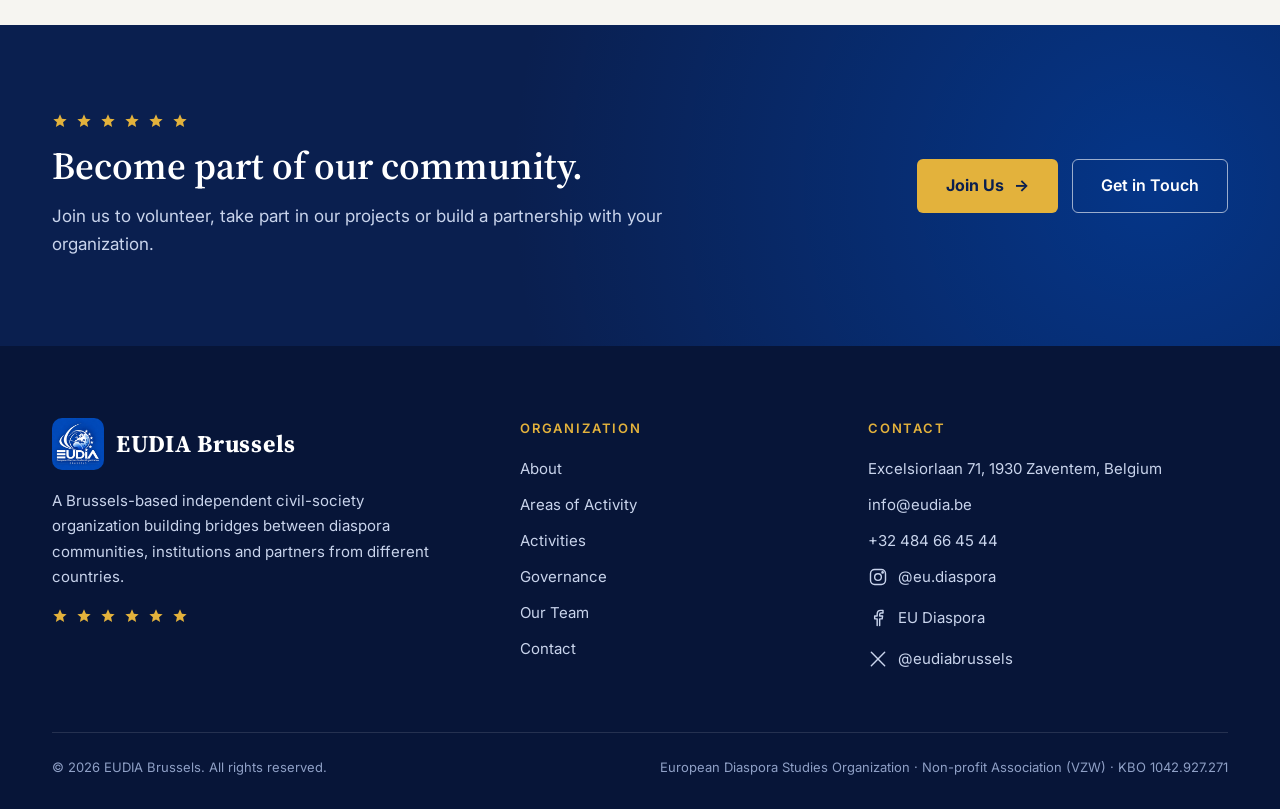
<file: MainPage_en.html>
<!DOCTYPE html>
<html lang="en">
<head>
  <meta charset="UTF-8">
  <meta name="viewport" content="width=device-width, initial-scale=1">
  <title>EUDIA Brussels — European Diaspora Studies Organization</title>
  <meta name="description" content="EUDIA Brussels is a Brussels-based independent civil-society organization bringing together diaspora communities, institutions and partners from different countries.">
  <meta name="theme-color" content="#0048B7">

  <meta property="og:type" content="website">
  <meta property="og:site_name" content="EUDIA Brussels">
  <meta property="og:title" content="EUDIA Brussels — European Diaspora Studies Organization">
  <meta property="og:description" content="EUDIA Brussels is a Brussels-based independent civil-society organization bringing together diaspora communities, institutions and partners from different countries.">
  <meta property="og:locale" content="en_GB">
  <meta property="og:image" content="eudia-logo.jpg">

  <link rel="alternate" hreflang="tr" href="./">
  <link rel="icon" type="image/png" href="favicon.png">
  <link rel="apple-touch-icon" href="eudia-logo.jpg">

  <link rel="preconnect" href="https://fonts.googleapis.com">
  <link rel="preconnect" href="https://fonts.gstatic.com" crossorigin>
  <link rel="stylesheet" href="https://fonts.googleapis.com/css2?family=Inter:wght@400;500;600;700&amp;family=Source+Serif+4:ital,opsz,wght@0,8..60,500;0,8..60,600;0,8..60,700;1,8..60,500&amp;display=swap">

  <link rel="stylesheet" href="common.css">
  <link rel="stylesheet" href="Main.css">
  <script type="application/ld+json">
  {"@context": "https://schema.org", "@type": "NGO", "name": "European Diaspora Studies Organization", "alternateName": "EUDIA Brussels", "email": "info@eudia.be", "telephone": "+32 484 66 45 44", "address": {"@type": "PostalAddress", "streetAddress": "Excelsiorlaan 71", "postalCode": "1930", "addressLocality": "Zaventem", "addressCountry": "BE"}, "sameAs": ["https://www.instagram.com/eu.diaspora", "https://www.facebook.com/profile.php?id=61594972829004", "https://x.com/eudiabrussels"]}
  </script>
</head>
<body class="page-home">

<a class="skip-link" href="#main">Skip to content</a>

<header class="site-header" data-header>
  <div class="container header__inner">
    <a class="brand" href="MainPage_en.html" aria-label="EUDIA Brussels — Home">
      <img class="brand__logo" src="eudia-logo.jpg" alt="" width="52" height="52">
      <span class="brand__text">
        <span class="brand__name">EUDIA Brussels</span>
        <span class="brand__sub" lang="en">European Diaspora Studies Organization</span>
      </span>
    </a>

    <nav class="nav" id="site-nav" aria-label="Main menu">
      <ul class="nav__list">
        <li><a class="nav__link" href="About_en.html">About</a></li>
        <li><a class="nav__link" href="Calisma_alanlari_en.html">Areas of Activity</a></li>
        <li><a class="nav__link" href="Faaliyetler_en.html">Activities</a></li>
        <li><a class="nav__link" href="Yonetim_en.html">Governance</a></li>
        <li><a class="nav__link" href="Ekibimiz_en.html">Our Team</a></li>
        <li><a class="nav__link" href="Iletisim_en.html">Contact</a></li>
      </ul>
      <div class="nav__actions">
        <div class="lang-switch" role="group" aria-label="Language">
          <a href="./" hreflang="tr" lang="tr" aria-label="Türkçe">TR</a><a href="MainPage_en.html" hreflang="en" lang="en" aria-current="true" aria-label="English">EN</a>
        </div>
        <a class="btn btn--primary btn--sm" href="#" data-join>Join Us</a>
      </div>
    </nav>

    <button class="menu-toggle" type="button" aria-expanded="false" aria-controls="site-nav">
      <span></span><span></span><span></span>
      <span class="sr-only">Open / close menu</span>
    </button>
  </div>
</header>

<main id="main">

  <!-- Giriş -->
  <section class="hero">
    <svg class="deco-arcs" viewBox="0 0 600 600" aria-hidden="true"><path d="M60 540 C 60 240, 300 50, 580 60"/><path d="M10 480 C 40 250, 230 100, 480 80"/><path d="M120 580 C 150 350, 350 170, 600 160"/></svg>
    <div class="container">
      <div class="hero__grid">
        <div class="hero__text hero-anim">
          <div class="hero__eyebrow">
            <span class="gold-rule"></span>
            <span class="eyebrow eyebrow--light">Brussels · European Diaspora Studies Organization</span>
          </div>
          <h1>From Brussels to Europe, strong bonds <em>for the diaspora</em>.</h1>
          <p class="hero__lead">EUDIA brings together diaspora communities, institutions and partners from different countries, working in international cooperation, youth and education, culture and society, and professional networks.</p>
          <div class="hero__actions">
            <a class="btn btn--gold btn--lg" href="#" data-join>Join Us <span class="arrow" aria-hidden="true">→</span></a>
            <a class="btn btn--outline-light btn--lg" href="About_en.html">About Us</a>
          </div>
        </div>
        <div class="hero__visual">
          <div class="hero__logo-wrap">
            <img class="hero__logo" src="eudia-logo.jpg" alt="EUDIA — European Diaspora Studies Organization, Brussels" width="800" height="800" fetchpriority="high">
          </div>
        </div>
      </div>
    </div>
  </section>

  <!-- Slogan -->
  <section class="motto" aria-label="Motto">
    <div class="container">
      <div class="motto__inner reveal">
        <span class="gold-rule"></span>
        <blockquote>Bringing people, institutions and diaspora communities together across borders.</blockquote>
      </div>
    </div>
  </section>

  <!-- Hakkımızda özeti -->
  <section class="section intro">
    <div class="container">
      <div class="split">
        <div class="split__text reveal reveal--left">
          <span class="eyebrow">About EUDIA</span>
          <h2 class="section-title">Diaspora work is our central and priority field.</h2>
          <span class="gold-rule"></span>
          <p class="lead">EUDIA seeks to maintain direct contact with diaspora communities, strengthen connections between organizations, develop joint projects and contribute to sustainable relationships across countries.</p>
          <p class="lead">Based in Brussels, EUDIA is open to cooperation with diplomatic missions, public institutions, European institutions, universities, civil-society organizations, businesses and diaspora organizations.</p>
          <a class="link-arrow" href="About_en.html">Learn more <span class="arrow" aria-hidden="true">→</span></a>
        </div>
        <div class="reveal reveal--right">
          <div class="photo" data-photo data-label="Photo: Brussels / EUDIA event"><img src="brussels.jpg" alt="Photo: Brussels / EUDIA event" loading="lazy" decoding="async"></div>
        </div>
      </div>
    </div>
  </section>

  <!-- Çalışma alanları -->
  <section class="section section--navy">
    <div class="container">
      <div class="section-head section-head--row reveal">
        <div>
          <span class="eyebrow eyebrow--gold">Our Areas of Activity</span>
          <h2 class="section-title">Our work is organized around eight main fields.</h2>
        </div>
        <a class="link-arrow link-arrow--light" href="Calisma_alanlari_en.html">All areas of activity <span class="arrow" aria-hidden="true">→</span></a>
      </div>
      <div class="grid grid--4" data-stagger="70">
        <a class="area-mini reveal" href="Calisma_alanlari_en.html#alan-1">
          <span class="icon-badge"><svg viewBox="0 0 24 24" fill="none" stroke="currentColor" stroke-width="1.7" stroke-linecap="round" stroke-linejoin="round" aria-hidden="true"><circle cx="9" cy="8" r="3.2"/><circle cx="17" cy="9" r="2.6"/><path d="M3 20c0-3.3 2.7-6 6-6s6 2.7 6 6"/><path d="M15 14.5c3 0 6 1.8 6 5.5"/></svg></span>
          <span class="area-mini__num">01</span>
          <h3>Diaspora Activities</h3>
          <span class="area-mini__more">Explore <span class="arrow" aria-hidden="true">→</span></span>
        </a>
        <a class="area-mini reveal" href="Calisma_alanlari_en.html#alan-2">
          <span class="icon-badge"><svg viewBox="0 0 24 24" fill="none" stroke="currentColor" stroke-width="1.7" stroke-linecap="round" stroke-linejoin="round" aria-hidden="true"><circle cx="12" cy="12" r="9"/><path d="M3 12h18M12 3c3 3 3 15 0 18M12 3c-3 3-3 15 0 18"/></svg></span>
          <span class="area-mini__num">02</span>
          <h3>International Relations & Cooperation</h3>
          <span class="area-mini__more">Explore <span class="arrow" aria-hidden="true">→</span></span>
        </a>
        <a class="area-mini reveal" href="Calisma_alanlari_en.html#alan-3">
          <span class="icon-badge"><svg viewBox="0 0 24 24" fill="none" stroke="currentColor" stroke-width="1.7" stroke-linecap="round" stroke-linejoin="round" aria-hidden="true"><path d="M3 21h18"/><path d="M5 21V10M9.5 21V10M14.5 21V10M19 21V10"/><path d="M2.5 10 12 3l9.5 7z"/></svg></span>
          <span class="area-mini__num">03</span>
          <h3>Interinstitutional & Diplomatic Relations</h3>
          <span class="area-mini__more">Explore <span class="arrow" aria-hidden="true">→</span></span>
        </a>
        <a class="area-mini reveal" href="Calisma_alanlari_en.html#alan-4">
          <span class="icon-badge"><svg viewBox="0 0 24 24" fill="none" stroke="currentColor" stroke-width="1.7" stroke-linecap="round" stroke-linejoin="round" aria-hidden="true"><path d="M2 9l10-5 10 5-10 5z"/><path d="M6 11v5c0 1.5 2.7 3 6 3s6-1.5 6-3v-5"/><path d="M22 9v6"/></svg></span>
          <span class="area-mini__num">04</span>
          <h3>Youth & Education</h3>
          <span class="area-mini__more">Explore <span class="arrow" aria-hidden="true">→</span></span>
        </a>
        <a class="area-mini reveal" href="Calisma_alanlari_en.html#alan-5">
          <span class="icon-badge"><svg viewBox="0 0 24 24" fill="none" stroke="currentColor" stroke-width="1.7" stroke-linecap="round" stroke-linejoin="round" aria-hidden="true"><path d="M12 20s-7-4.4-9-9a4.6 4.6 0 0 1 9-2.4A4.6 4.6 0 0 1 21 11c-2 4.6-9 9-9 9z"/></svg></span>
          <span class="area-mini__num">05</span>
          <h3>Culture & Society</h3>
          <span class="area-mini__more">Explore <span class="arrow" aria-hidden="true">→</span></span>
        </a>
        <a class="area-mini reveal" href="Calisma_alanlari_en.html#alan-6">
          <span class="icon-badge"><svg viewBox="0 0 24 24" fill="none" stroke="currentColor" stroke-width="1.7" stroke-linecap="round" stroke-linejoin="round" aria-hidden="true"><rect x="3" y="7" width="18" height="13" rx="2"/><path d="M9 7V5a2 2 0 0 1 2-2h2a2 2 0 0 1 2 2v2"/><path d="M3 13h18"/></svg></span>
          <span class="area-mini__num">06</span>
          <h3>Economy, Entrepreneurship & Professional Networks</h3>
          <span class="area-mini__more">Explore <span class="arrow" aria-hidden="true">→</span></span>
        </a>
        <a class="area-mini reveal" href="Calisma_alanlari_en.html#alan-7">
          <span class="icon-badge"><svg viewBox="0 0 24 24" fill="none" stroke="currentColor" stroke-width="1.7" stroke-linecap="round" stroke-linejoin="round" aria-hidden="true"><rect x="3" y="5" width="18" height="16" rx="2"/><path d="M16 3v4M8 3v4M3 10h18"/><path d="M8 14h2M14 14h2M8 17h2"/></svg></span>
          <span class="area-mini__num">07</span>
          <h3>Events & International Meetings</h3>
          <span class="area-mini__more">Explore <span class="arrow" aria-hidden="true">→</span></span>
        </a>
        <a class="area-mini reveal" href="Calisma_alanlari_en.html#alan-8">
          <span class="icon-badge"><svg viewBox="0 0 24 24" fill="none" stroke="currentColor" stroke-width="1.7" stroke-linecap="round" stroke-linejoin="round" aria-hidden="true"><circle cx="11" cy="11" r="6.5"/><path d="M20 20l-4.3-4.3"/><path d="M8.5 11h5"/></svg></span>
          <span class="area-mini__num">08</span>
          <h3>Research & Knowledge Sharing</h3>
          <span class="area-mini__more">Explore <span class="arrow" aria-hidden="true">→</span></span>
        </a>
      </div>
    </div>
  </section>

  <!-- Diaspora ve Türkiye -->
  <section class="section">
    <div class="container">
      <div class="grid grid--2" data-stagger="120">
        <article class="card card--accent card--lift pillar reveal">
          <span class="icon-badge"><svg viewBox="0 0 24 24" fill="none" stroke="currentColor" stroke-width="1.7" stroke-linecap="round" stroke-linejoin="round" aria-hidden="true"><circle cx="9" cy="8" r="3.2"/><circle cx="17" cy="9" r="2.6"/><path d="M3 20c0-3.3 2.7-6 6-6s6 2.7 6 6"/><path d="M15 14.5c3 0 6 1.8 6 5.5"/></svg></span>
          <span class="eyebrow">Diaspora at the Core</span>
          <h3>Diaspora is at the center of our identity.</h3>
          <p>Our work considers not only the challenges faced by diaspora communities, but also their human capital, cultural heritage, younger generations, entrepreneurial capacity and international networks.</p>
        </article>
        <article class="card card--accent card--lift pillar reveal">
          <span class="icon-badge"><svg viewBox="0 0 24 24" fill="none" stroke="currentColor" stroke-width="1.7" stroke-linecap="round" stroke-linejoin="round" aria-hidden="true"><path d="M3 11l4-4 5 2 5-2 4 4"/><path d="M7 7v6l5 5 5-5V7"/><path d="M10 13l2 2 2-2"/></svg></span>
          <span class="eyebrow">Cooperation with Türkiye</span>
          <h3>Dialogue and cooperation between Europe and Türkiye.</h3>
          <p>EUDIA is open to developing joint events, visits, youth activities, cultural programs and international projects with public institutions, universities, local authorities, civil-society organizations and businesses in Türkiye.</p>
        </article>
      </div>
    </div>
  </section>

  <!-- Son faaliyetler -->
  <section class="section section--white">
    <div class="container">
      <div class="section-head section-head--row reveal">
        <div>
          <span class="eyebrow">Activities</span>
          <h2 class="section-title">Our latest institutional visits</h2>
        </div>
        <a class="link-arrow" href="Faaliyetler_en.html">All activities <span class="arrow" aria-hidden="true">→</span></a>
      </div>
      <div class="grid grid--3" data-stagger="110">
        <a class="news-card reveal" href="Faaliyetler_en.html#ab-daimi-temsilciligi">
          <div class="photo news-card__photo" data-photo data-label="Photo coming soon"><img src="ab-daimi-temsilciligi.jpg" alt="Visit to the Permanent Delegation of Türkiye to the EU" loading="lazy" decoding="async"></div>
          <div class="news-card__body">
            <span class="news-card__place"><svg viewBox="0 0 24 24" fill="none" stroke="currentColor" stroke-width="1.7" stroke-linecap="round" stroke-linejoin="round" aria-hidden="true"><path d="M12 21s-7-6.2-7-11.5A7 7 0 0 1 19 9.5C19 14.8 12 21 12 21z"/><circle cx="12" cy="9.5" r="2.5"/></svg> Brussels, Belgium</span>
            <h3>Visit to the Permanent Delegation of Türkiye to the EU</h3>
            <span class="news-card__more">Read more <span class="arrow" aria-hidden="true">→</span></span>
          </div>
        </a>
        <a class="news-card reveal" href="Faaliyetler_en.html#savunma-sanayii">
          <div class="photo news-card__photo" data-photo data-label="Photo coming soon"><img src="savunma-sanayii-hakan-karatas.jpg" alt="Visit to Prof. Dr. Hakan Karataş, Vice President of Defence Industries" loading="lazy" decoding="async"></div>
          <div class="news-card__body">
            
            <h3>Visit to Prof. Dr. Hakan Karataş, Vice President of Defence Industries</h3>
            <span class="news-card__more">Read more <span class="arrow" aria-hidden="true">→</span></span>
          </div>
        </a>
        <a class="news-card reveal" href="Faaliyetler_en.html#mustafa-arslan">
          <div class="photo news-card__photo" data-photo data-label="Photo coming soon"><img src="mustafa-arslan-ankara.jpg" alt="Meeting with Dr. Mustafa Arslan in Ankara" loading="lazy" decoding="async"></div>
          <div class="news-card__body">
            <span class="news-card__place"><svg viewBox="0 0 24 24" fill="none" stroke="currentColor" stroke-width="1.7" stroke-linecap="round" stroke-linejoin="round" aria-hidden="true"><path d="M12 21s-7-6.2-7-11.5A7 7 0 0 1 19 9.5C19 14.8 12 21 12 21z"/><circle cx="12" cy="9.5" r="2.5"/></svg> Ankara, Türkiye</span>
            <h3>Meeting with Dr. Mustafa Arslan in Ankara</h3>
            <span class="news-card__more">Read more <span class="arrow" aria-hidden="true">→</span></span>
          </div>
        </a>
      </div>
    </div>
  </section>

  <!-- Yönetim -->
  <section class="section">
    <div class="container">
      <div class="section-head section-head--center reveal">
        <span class="eyebrow">Governance</span>
        <h2 class="section-title">Founding Board</h2>
        <p class="lead">The three-bar E in the EUDIA wordmark represents the three founders.</p>
      </div>
      <div class="grid grid--3" data-stagger="120">
        <article class="person-mini reveal">
          <div class="avatar" data-photo data-initials="SB"><img src="sevda-bagator.jpg" alt="Sevda Bağator" loading="lazy" decoding="async"></div>
          <div>
            <h3>Sevda Bağator</h3>
            <span class="person-mini__role">President</span>
          </div>
        </article>
        <article class="person-mini reveal">
          <div class="avatar" data-photo data-initials="FE"><img src="firuze-eroglu.jpg" alt="Firuze Eroğlu" loading="lazy" decoding="async"></div>
          <div>
            <h3>Firuze Eroğlu</h3>
            <span class="person-mini__role">Vice President</span>
          </div>
        </article>
        <article class="person-mini reveal">
          <div class="avatar" data-photo data-initials="MA"><img src="murat-aslan.jpg" alt="Murat Aslan" loading="lazy" decoding="async"></div>
          <div>
            <h3>Murat Aslan</h3>
            <span class="person-mini__role">Secretary General</span>
          </div>
        </article>
      </div>
      <div class="board-teaser__more reveal">
        <a class="btn btn--outline" href="Yonetim_en.html">Meet the board <span class="arrow" aria-hidden="true">→</span></a>
      </div>
    </div>
  </section>

  <section class="cta-band" aria-labelledby="cta-title">
    <div class="container">
      <div class="cta-band__inner reveal">
        <div class="cta-band__text">
          <div class="stars stars--twinkle" aria-hidden="true"><svg viewBox="0 0 24 24" aria-hidden="true"><path d="M12 2l2.9 6.6 7.1.6-5.4 4.7 1.6 7L12 17.2 5.8 20.9l1.6-7L2 9.2l7.1-.6z"/></svg><svg viewBox="0 0 24 24" aria-hidden="true"><path d="M12 2l2.9 6.6 7.1.6-5.4 4.7 1.6 7L12 17.2 5.8 20.9l1.6-7L2 9.2l7.1-.6z"/></svg><svg viewBox="0 0 24 24" aria-hidden="true"><path d="M12 2l2.9 6.6 7.1.6-5.4 4.7 1.6 7L12 17.2 5.8 20.9l1.6-7L2 9.2l7.1-.6z"/></svg><svg viewBox="0 0 24 24" aria-hidden="true"><path d="M12 2l2.9 6.6 7.1.6-5.4 4.7 1.6 7L12 17.2 5.8 20.9l1.6-7L2 9.2l7.1-.6z"/></svg><svg viewBox="0 0 24 24" aria-hidden="true"><path d="M12 2l2.9 6.6 7.1.6-5.4 4.7 1.6 7L12 17.2 5.8 20.9l1.6-7L2 9.2l7.1-.6z"/></svg><svg viewBox="0 0 24 24" aria-hidden="true"><path d="M12 2l2.9 6.6 7.1.6-5.4 4.7 1.6 7L12 17.2 5.8 20.9l1.6-7L2 9.2l7.1-.6z"/></svg></div>
          <h2 id="cta-title">Become part of our community.</h2>
          <p>Join us to volunteer, take part in our projects or build a partnership with your organization.</p>
        </div>
        <div class="cta-band__actions">
          <a class="btn btn--gold btn--lg" href="#" data-join>Join Us <span class="arrow" aria-hidden="true">→</span></a>
          <a class="btn btn--outline-light btn--lg" href="Iletisim_en.html">Get in Touch</a>
        </div>
      </div>
    </div>
  </section>

</main>

<footer class="site-footer">
  <div class="container">
    <div class="footer__grid">
      <div class="footer__brand">
        <a class="brand" href="MainPage_en.html">
          <img class="brand__logo" src="eudia-logo.jpg" alt="" width="52" height="52" loading="lazy">
          <span class="brand__text"><span class="brand__name">EUDIA Brussels</span></span>
        </a>
        <p>A Brussels-based independent civil-society organization building bridges between diaspora communities, institutions and partners from different countries.</p>
        <div class="stars stars--twinkle" aria-hidden="true"><svg viewBox="0 0 24 24" aria-hidden="true"><path d="M12 2l2.9 6.6 7.1.6-5.4 4.7 1.6 7L12 17.2 5.8 20.9l1.6-7L2 9.2l7.1-.6z"/></svg><svg viewBox="0 0 24 24" aria-hidden="true"><path d="M12 2l2.9 6.6 7.1.6-5.4 4.7 1.6 7L12 17.2 5.8 20.9l1.6-7L2 9.2l7.1-.6z"/></svg><svg viewBox="0 0 24 24" aria-hidden="true"><path d="M12 2l2.9 6.6 7.1.6-5.4 4.7 1.6 7L12 17.2 5.8 20.9l1.6-7L2 9.2l7.1-.6z"/></svg><svg viewBox="0 0 24 24" aria-hidden="true"><path d="M12 2l2.9 6.6 7.1.6-5.4 4.7 1.6 7L12 17.2 5.8 20.9l1.6-7L2 9.2l7.1-.6z"/></svg><svg viewBox="0 0 24 24" aria-hidden="true"><path d="M12 2l2.9 6.6 7.1.6-5.4 4.7 1.6 7L12 17.2 5.8 20.9l1.6-7L2 9.2l7.1-.6z"/></svg><svg viewBox="0 0 24 24" aria-hidden="true"><path d="M12 2l2.9 6.6 7.1.6-5.4 4.7 1.6 7L12 17.2 5.8 20.9l1.6-7L2 9.2l7.1-.6z"/></svg></div>
      </div>
      <div>
        <h2 class="footer__title">Organization</h2>
        <ul class="footer__list">
            <li><a href="About_en.html">About</a></li>
            <li><a href="Calisma_alanlari_en.html">Areas of Activity</a></li>
            <li><a href="Faaliyetler_en.html">Activities</a></li>
            <li><a href="Yonetim_en.html">Governance</a></li>
            <li><a href="Ekibimiz_en.html">Our Team</a></li>
            <li><a href="Iletisim_en.html">Contact</a></li>
        </ul>
      </div>
      <div>
        <h2 class="footer__title">Contact</h2>
        <ul class="footer__list">
          <li><a href="https://www.google.com/maps/search/?api=1&query=Excelsiorlaan+71+1930+Zaventem+Belgium" target="_blank" rel="noopener">Excelsiorlaan 71, 1930 Zaventem, Belgium</a></li>
          <li><a href="mailto:info@eudia.be">info@eudia.be</a></li>
          <li><a href="tel:+32484664544">+32 484 66 45 44</a></li>
          <li><a class="footer__social" href="https://www.instagram.com/eu.diaspora" target="_blank" rel="noopener"><svg viewBox="0 0 24 24" fill="none" stroke="currentColor" stroke-width="1.7" stroke-linecap="round" stroke-linejoin="round" aria-hidden="true"><rect x="3" y="3" width="18" height="18" rx="5"/><circle cx="12" cy="12" r="4"/><circle cx="17.5" cy="6.5" r=".8" fill="currentColor"/></svg> @eu.diaspora</a></li>
          <li><a class="footer__social" href="https://www.facebook.com/profile.php?id=61594972829004" target="_blank" rel="noopener"><svg viewBox="0 0 24 24" fill="none" stroke="currentColor" stroke-width="1.7" stroke-linecap="round" stroke-linejoin="round" aria-hidden="true"><path d="M14 21v-8h3l.5-3.5H14V7.8c0-1 .3-1.8 1.8-1.8H18V3a24 24 0 0 0-2.7-.1C12.6 2.9 11 4.5 11 7.4v2.1H8V13h3v8"/></svg> EU Diaspora</a></li>
          <li><a class="footer__social" href="https://x.com/eudiabrussels" target="_blank" rel="noopener"><svg viewBox="0 0 24 24" fill="none" stroke="currentColor" stroke-width="1.7" stroke-linecap="round" stroke-linejoin="round" aria-hidden="true"><path d="M4 4l16 16M20 4L4 20"/></svg> @eudiabrussels</a></li>
        </ul>
      </div>
    </div>
    <div class="footer__bottom">
      <span>© <span data-year>2026</span> EUDIA Brussels. All rights reserved.</span>
      <span>European Diaspora Studies Organization · Non-profit Association (VZW) · KBO 1042.927.271</span>
    </div>
  </div>
</footer>

<button class="back-to-top" type="button" data-back-to-top aria-label="Back to top">
  <svg viewBox="0 0 24 24" fill="none" stroke="currentColor" stroke-width="2" stroke-linecap="round" stroke-linejoin="round" aria-hidden="true"><path d="M12 19V5M5 12l7-7 7 7"/></svg>
</button>
<div class="toast" role="status" aria-live="polite" data-toast></div>

<script src="common.js" defer></script>
<script src="Main.js" defer></script>
</body>
</html>
</file>
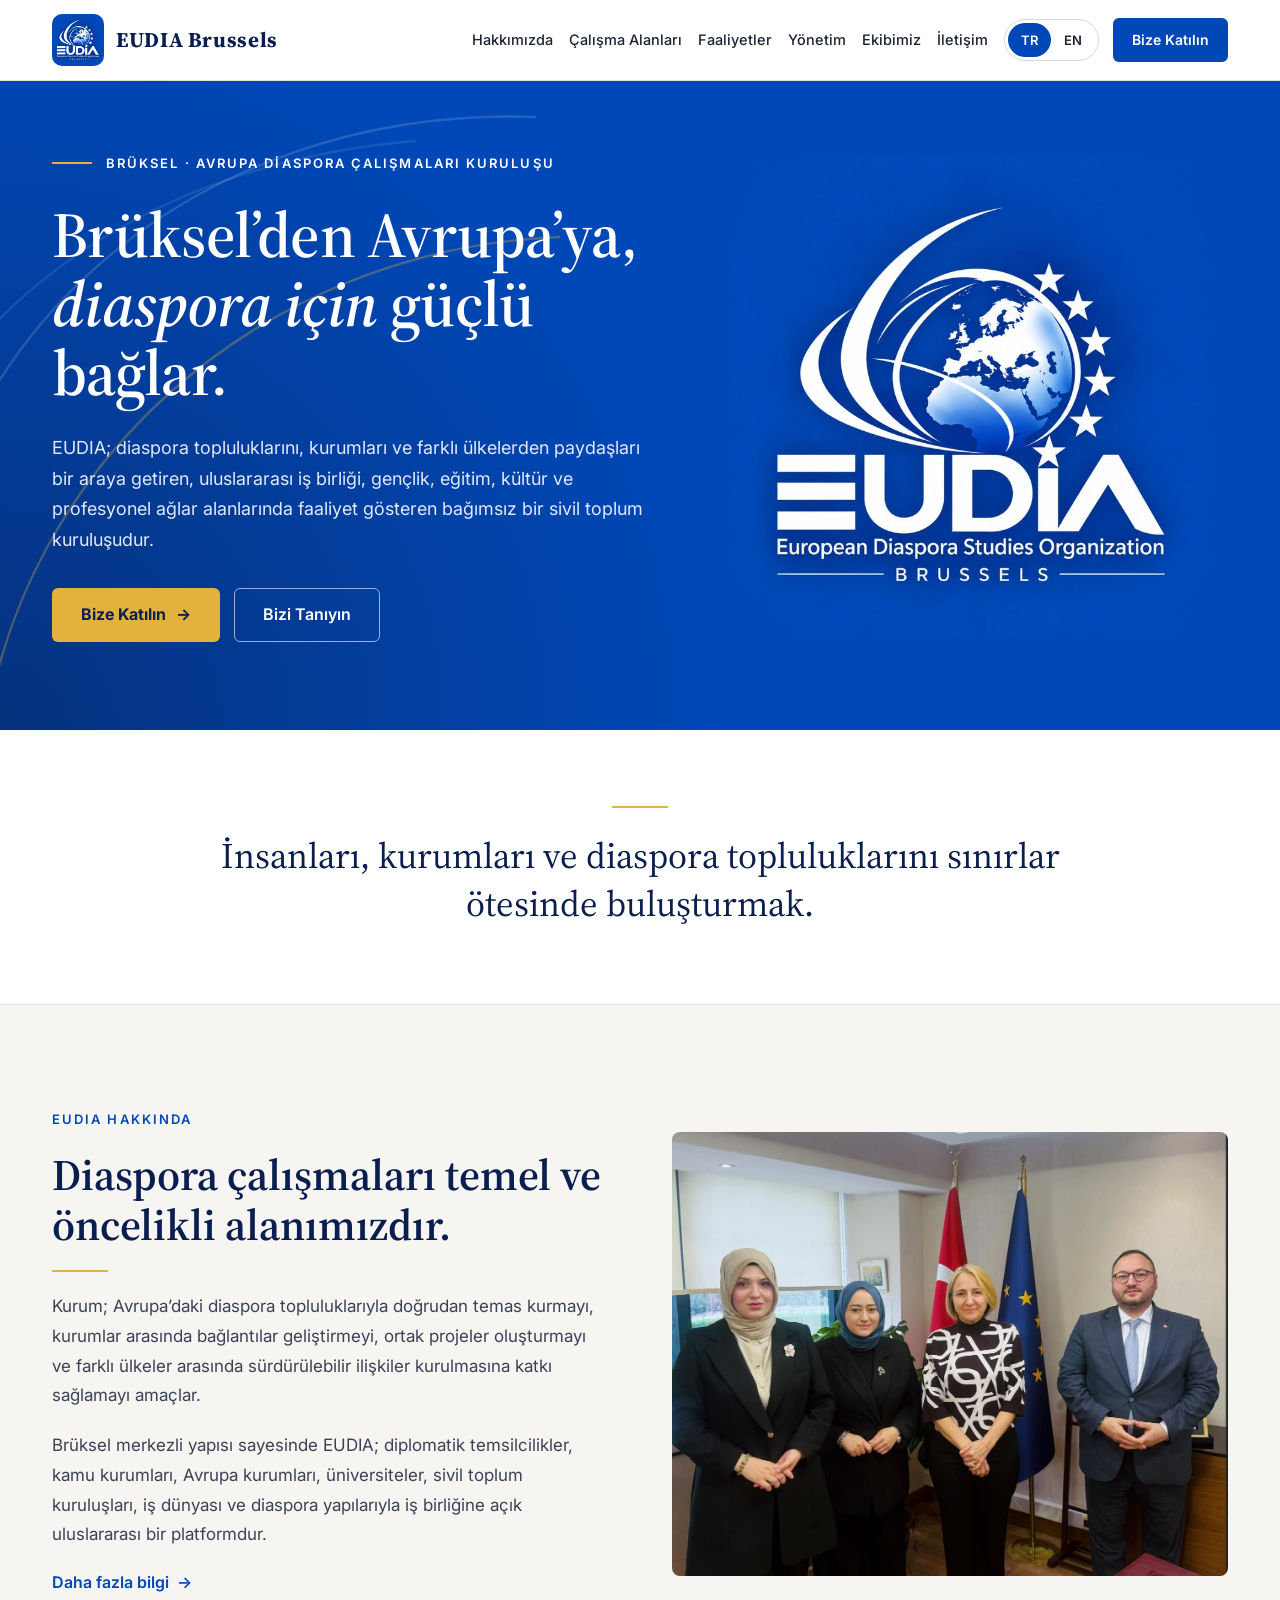
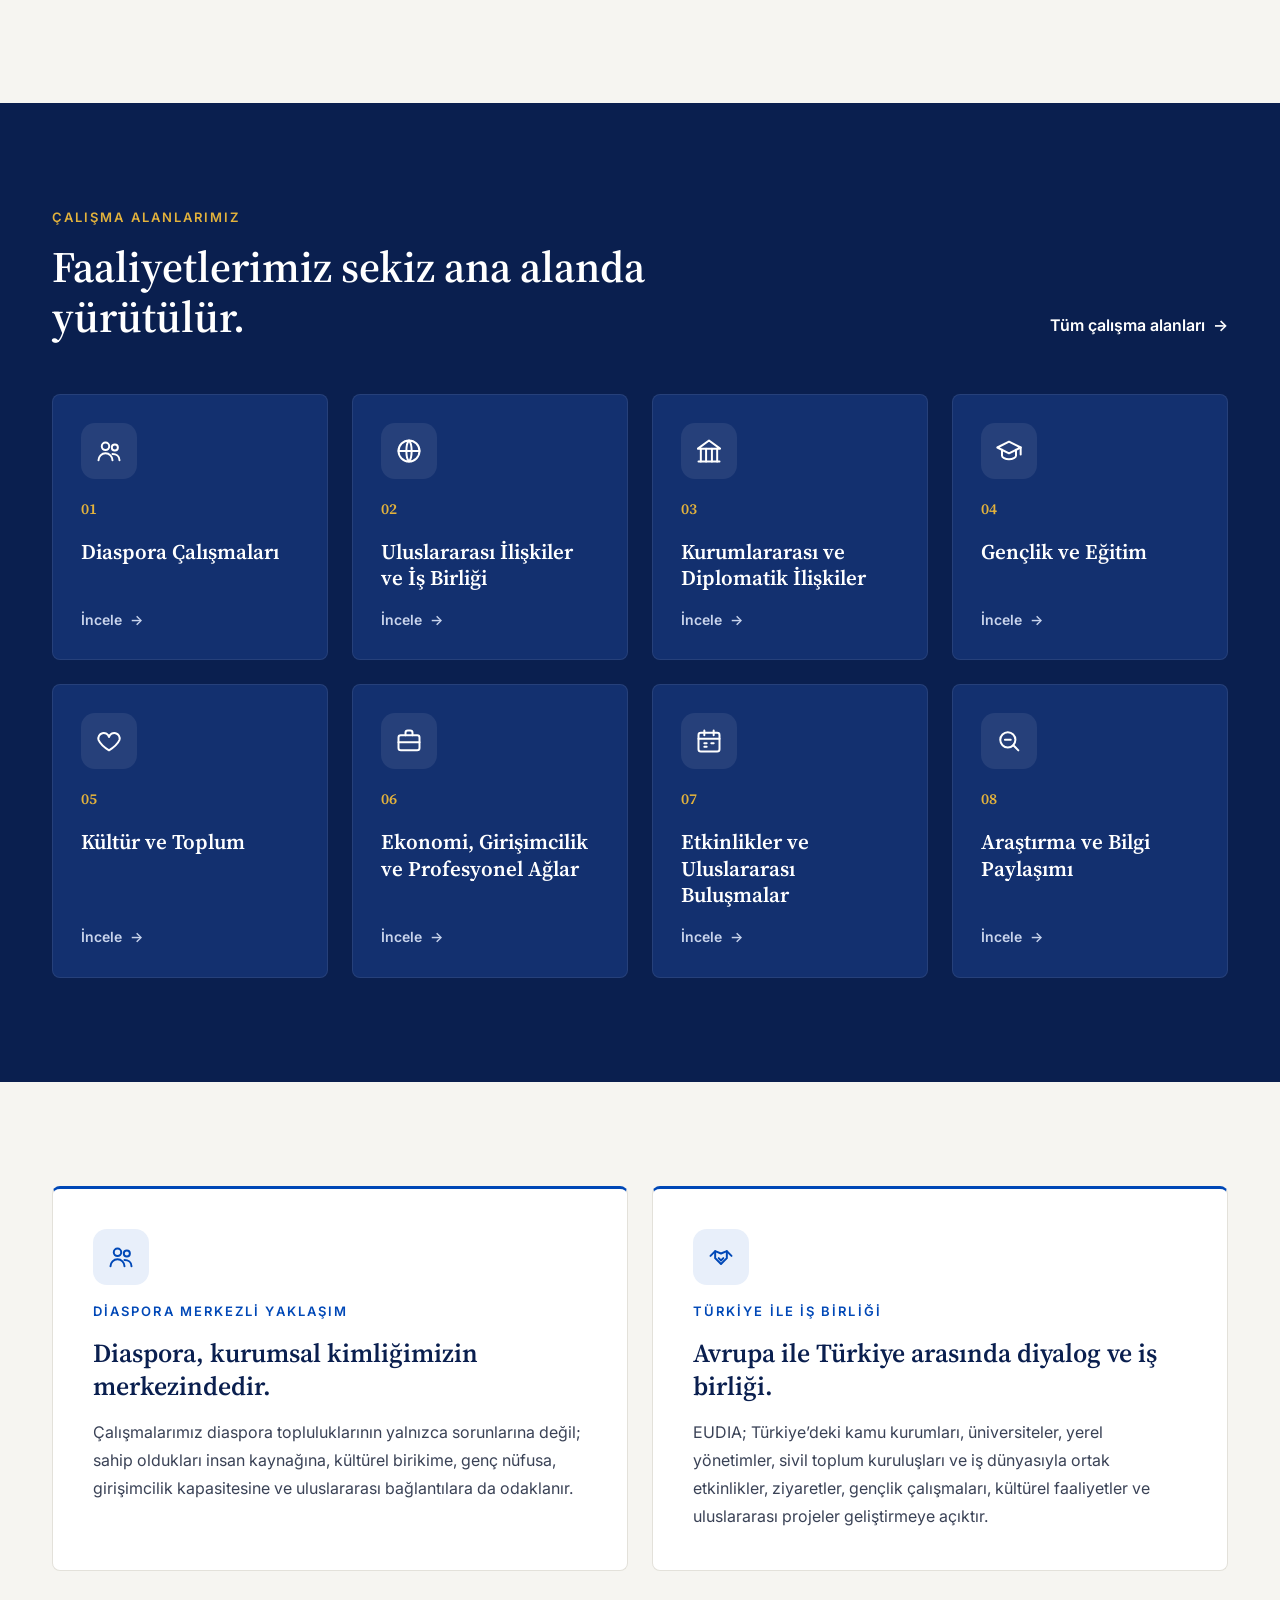
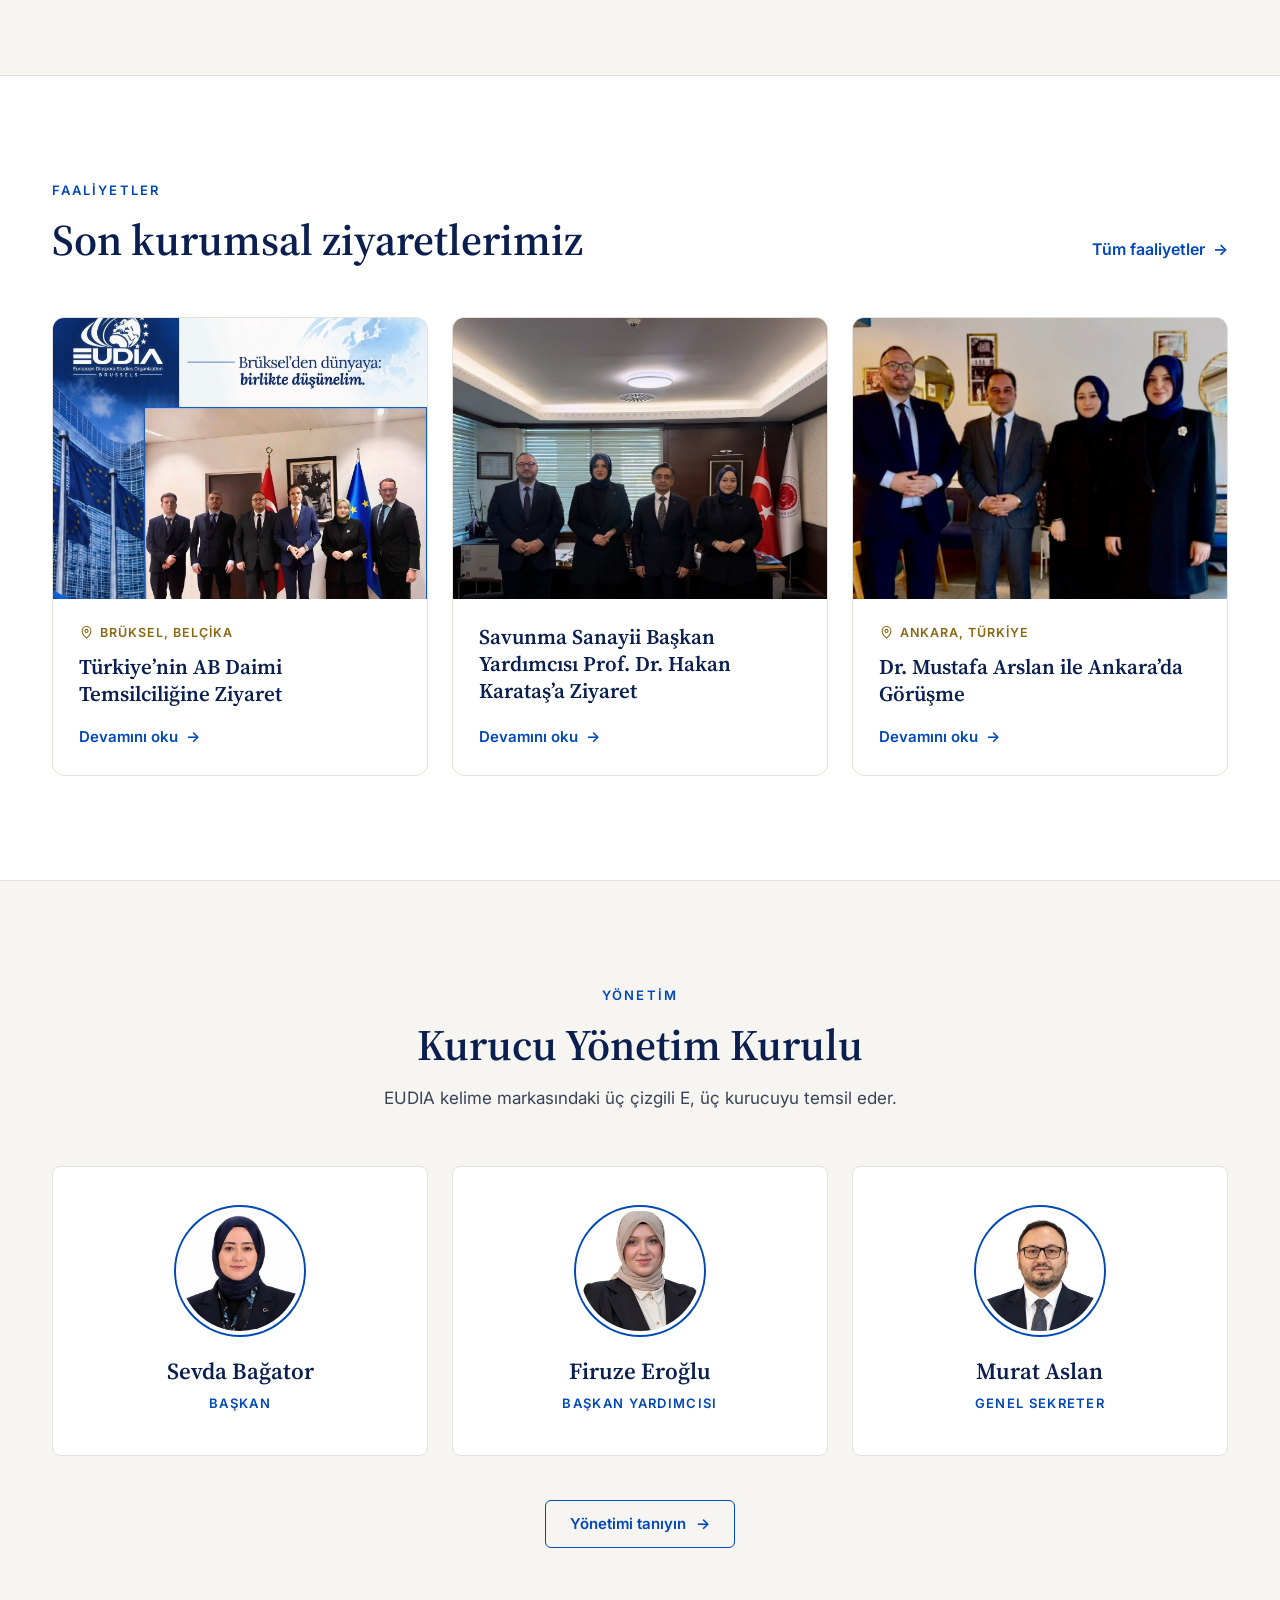
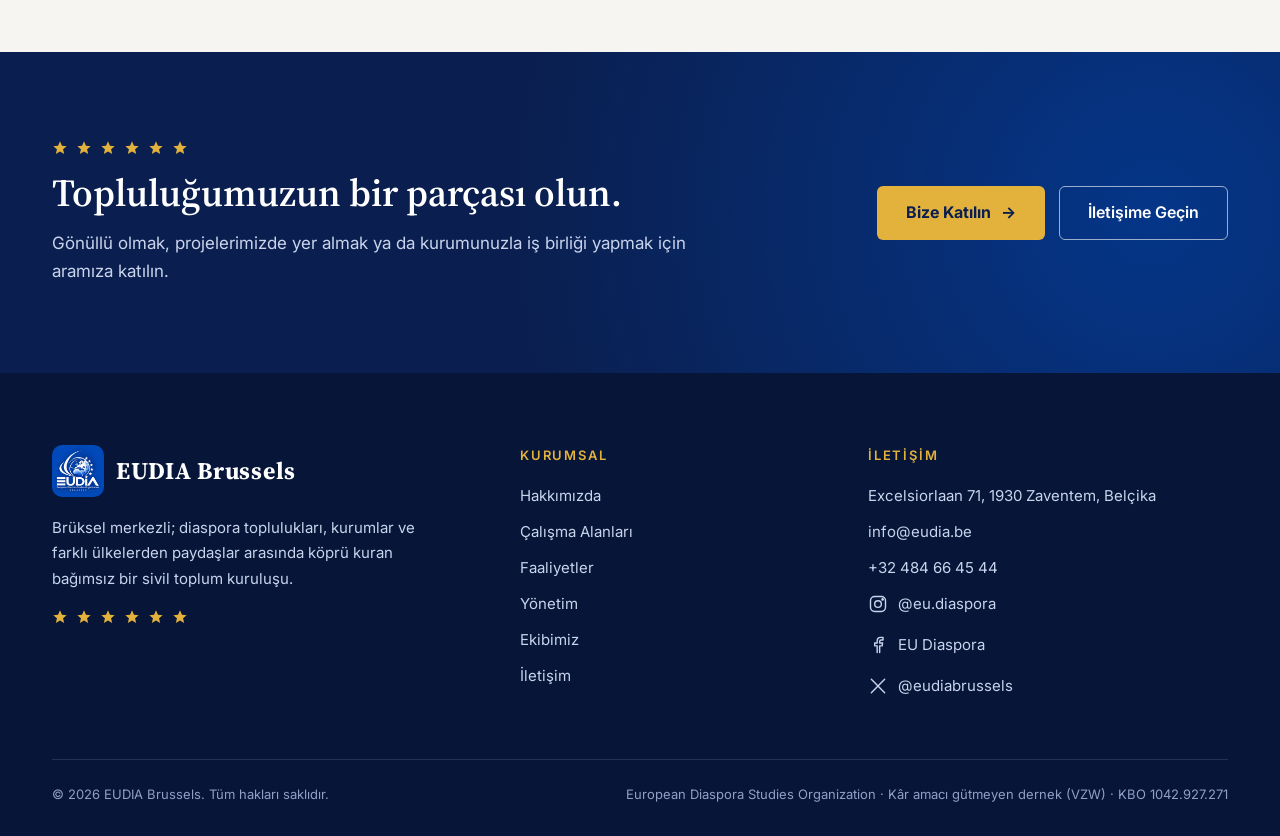
<file: MainPage_tr.html>
<!DOCTYPE html>
<html lang="tr">
<head>
  <meta charset="UTF-8">
  <meta name="viewport" content="width=device-width, initial-scale=1">
  <title>EUDIA Brussels — Avrupa Diaspora Çalışmaları Kuruluşu</title>
  <meta name="description" content="EUDIA Brussels; diaspora topluluklarını, kurumları ve farklı ülkelerden paydaşları bir araya getiren Brüksel merkezli bağımsız bir sivil toplum kuruluşudur.">
  <meta name="theme-color" content="#0048B7">

  <meta property="og:type" content="website">
  <meta property="og:site_name" content="EUDIA Brussels">
  <meta property="og:title" content="EUDIA Brussels — Avrupa Diaspora Çalışmaları Kuruluşu">
  <meta property="og:description" content="EUDIA Brussels; diaspora topluluklarını, kurumları ve farklı ülkelerden paydaşları bir araya getiren Brüksel merkezli bağımsız bir sivil toplum kuruluşudur.">
  <meta property="og:locale" content="tr_TR">
  <meta property="og:image" content="eudia-logo.jpg">

  <link rel="alternate" hreflang="en" href="MainPage_en.html">
  <link rel="icon" type="image/png" href="favicon.png">
  <link rel="apple-touch-icon" href="eudia-logo.jpg">

  <link rel="preconnect" href="https://fonts.googleapis.com">
  <link rel="preconnect" href="https://fonts.gstatic.com" crossorigin>
  <link rel="stylesheet" href="https://fonts.googleapis.com/css2?family=Inter:wght@400;500;600;700&amp;family=Source+Serif+4:ital,opsz,wght@0,8..60,500;0,8..60,600;0,8..60,700;1,8..60,500&amp;display=swap">

  <link rel="stylesheet" href="common.css">
  <link rel="stylesheet" href="Main.css">
  <script type="application/ld+json">
  {"@context": "https://schema.org", "@type": "NGO", "name": "European Diaspora Studies Organization", "alternateName": "EUDIA Brussels", "email": "info@eudia.be", "telephone": "+32 484 66 45 44", "address": {"@type": "PostalAddress", "streetAddress": "Excelsiorlaan 71", "postalCode": "1930", "addressLocality": "Zaventem", "addressCountry": "BE"}, "sameAs": ["https://www.instagram.com/eu.diaspora", "https://www.facebook.com/profile.php?id=61594972829004", "https://x.com/eudiabrussels"]}
  </script>
</head>
<body class="page-home">

<a class="skip-link" href="#main">İçeriğe geç</a>

<header class="site-header" data-header>
  <div class="container header__inner">
    <a class="brand" href="./" aria-label="EUDIA Brussels — Ana Sayfa">
      <img class="brand__logo" src="eudia-logo.jpg" alt="" width="52" height="52">
      <span class="brand__text">
        <span class="brand__name">EUDIA Brussels</span>
        <span class="brand__sub" lang="en">European Diaspora Studies Organization</span>
      </span>
    </a>

    <nav class="nav" id="site-nav" aria-label="Ana menü">
      <ul class="nav__list">
        <li><a class="nav__link" href="About_tr.html">Hakkımızda</a></li>
        <li><a class="nav__link" href="Calisma_alanlari_tr.html">Çalışma Alanları</a></li>
        <li><a class="nav__link" href="Faaliyetler_tr.html">Faaliyetler</a></li>
        <li><a class="nav__link" href="Yonetim_tr.html">Yönetim</a></li>
        <li><a class="nav__link" href="Ekibimiz_tr.html">Ekibimiz</a></li>
        <li><a class="nav__link" href="Iletisim_tr.html">İletişim</a></li>
      </ul>
      <div class="nav__actions">
        <div class="lang-switch" role="group" aria-label="Dil seçimi">
          <a href="./" hreflang="tr" lang="tr" aria-current="true" aria-label="Türkçe">TR</a><a href="MainPage_en.html" hreflang="en" lang="en" aria-label="English">EN</a>
        </div>
        <a class="btn btn--primary btn--sm" href="#" data-join>Bize Katılın</a>
      </div>
    </nav>

    <button class="menu-toggle" type="button" aria-expanded="false" aria-controls="site-nav">
      <span></span><span></span><span></span>
      <span class="sr-only">Menüyü aç / kapat</span>
    </button>
  </div>
</header>

<main id="main">

  <!-- Giriş -->
  <section class="hero">
    <svg class="deco-arcs" viewBox="0 0 600 600" aria-hidden="true"><path d="M60 540 C 60 240, 300 50, 580 60"/><path d="M10 480 C 40 250, 230 100, 480 80"/><path d="M120 580 C 150 350, 350 170, 600 160"/></svg>
    <div class="container">
      <div class="hero__grid">
        <div class="hero__text hero-anim">
          <div class="hero__eyebrow">
            <span class="gold-rule"></span>
            <span class="eyebrow eyebrow--light">Brüksel · Avrupa Diaspora Çalışmaları Kuruluşu</span>
          </div>
          <h1>Brüksel’den Avrupa’ya, <em>diaspora için</em> güçlü bağlar.</h1>
          <p class="hero__lead">EUDIA; diaspora topluluklarını, kurumları ve farklı ülkelerden paydaşları bir araya getiren, uluslararası iş birliği, gençlik, eğitim, kültür ve profesyonel ağlar alanlarında faaliyet gösteren bağımsız bir sivil toplum kuruluşudur.</p>
          <div class="hero__actions">
            <a class="btn btn--gold btn--lg" href="#" data-join>Bize Katılın <span class="arrow" aria-hidden="true">→</span></a>
            <a class="btn btn--outline-light btn--lg" href="About_tr.html">Bizi Tanıyın</a>
          </div>
        </div>
        <div class="hero__visual">
          <div class="hero__logo-wrap">
            <img class="hero__logo" src="eudia-logo.jpg" alt="EUDIA — European Diaspora Studies Organization, Brussels" width="800" height="800" fetchpriority="high">
          </div>
        </div>
      </div>
    </div>
  </section>

  <!-- Slogan -->
  <section class="motto" aria-label="Motto">
    <div class="container">
      <div class="motto__inner reveal">
        <span class="gold-rule"></span>
        <blockquote>İnsanları, kurumları ve diaspora topluluklarını sınırlar ötesinde buluşturmak.</blockquote>
      </div>
    </div>
  </section>

  <!-- Hakkımızda özeti -->
  <section class="section intro">
    <div class="container">
      <div class="split">
        <div class="split__text reveal reveal--left">
          <span class="eyebrow">EUDIA Hakkında</span>
          <h2 class="section-title">Diaspora çalışmaları temel ve öncelikli alanımızdır.</h2>
          <span class="gold-rule"></span>
          <p class="lead">Kurum; Avrupa’daki diaspora topluluklarıyla doğrudan temas kurmayı, kurumlar arasında bağlantılar geliştirmeyi, ortak projeler oluşturmayı ve farklı ülkeler arasında sürdürülebilir ilişkiler kurulmasına katkı sağlamayı amaçlar.</p>
          <p class="lead">Brüksel merkezli yapısı sayesinde EUDIA; diplomatik temsilcilikler, kamu kurumları, Avrupa kurumları, üniversiteler, sivil toplum kuruluşları, iş dünyası ve diaspora yapılarıyla iş birliğine açık uluslararası bir platformdur.</p>
          <a class="link-arrow" href="About_tr.html">Daha fazla bilgi <span class="arrow" aria-hidden="true">→</span></a>
        </div>
        <div class="reveal reveal--right">
          <div class="photo" data-photo data-label="Fotoğraf: Brüksel / EUDIA etkinliği"><img src="brussels.jpg" alt="Fotoğraf: Brüksel / EUDIA etkinliği" loading="lazy" decoding="async"></div>
        </div>
      </div>
    </div>
  </section>

  <!-- Çalışma alanları -->
  <section class="section section--navy">
    <div class="container">
      <div class="section-head section-head--row reveal">
        <div>
          <span class="eyebrow eyebrow--gold">Çalışma Alanlarımız</span>
          <h2 class="section-title">Faaliyetlerimiz sekiz ana alanda yürütülür.</h2>
        </div>
        <a class="link-arrow link-arrow--light" href="Calisma_alanlari_tr.html">Tüm çalışma alanları <span class="arrow" aria-hidden="true">→</span></a>
      </div>
      <div class="grid grid--4" data-stagger="70">
        <a class="area-mini reveal" href="Calisma_alanlari_tr.html#alan-1">
          <span class="icon-badge"><svg viewBox="0 0 24 24" fill="none" stroke="currentColor" stroke-width="1.7" stroke-linecap="round" stroke-linejoin="round" aria-hidden="true"><circle cx="9" cy="8" r="3.2"/><circle cx="17" cy="9" r="2.6"/><path d="M3 20c0-3.3 2.7-6 6-6s6 2.7 6 6"/><path d="M15 14.5c3 0 6 1.8 6 5.5"/></svg></span>
          <span class="area-mini__num">01</span>
          <h3>Diaspora Çalışmaları</h3>
          <span class="area-mini__more">İncele <span class="arrow" aria-hidden="true">→</span></span>
        </a>
        <a class="area-mini reveal" href="Calisma_alanlari_tr.html#alan-2">
          <span class="icon-badge"><svg viewBox="0 0 24 24" fill="none" stroke="currentColor" stroke-width="1.7" stroke-linecap="round" stroke-linejoin="round" aria-hidden="true"><circle cx="12" cy="12" r="9"/><path d="M3 12h18M12 3c3 3 3 15 0 18M12 3c-3 3-3 15 0 18"/></svg></span>
          <span class="area-mini__num">02</span>
          <h3>Uluslararası İlişkiler ve İş Birliği</h3>
          <span class="area-mini__more">İncele <span class="arrow" aria-hidden="true">→</span></span>
        </a>
        <a class="area-mini reveal" href="Calisma_alanlari_tr.html#alan-3">
          <span class="icon-badge"><svg viewBox="0 0 24 24" fill="none" stroke="currentColor" stroke-width="1.7" stroke-linecap="round" stroke-linejoin="round" aria-hidden="true"><path d="M3 21h18"/><path d="M5 21V10M9.5 21V10M14.5 21V10M19 21V10"/><path d="M2.5 10 12 3l9.5 7z"/></svg></span>
          <span class="area-mini__num">03</span>
          <h3>Kurumlararası ve Diplomatik İlişkiler</h3>
          <span class="area-mini__more">İncele <span class="arrow" aria-hidden="true">→</span></span>
        </a>
        <a class="area-mini reveal" href="Calisma_alanlari_tr.html#alan-4">
          <span class="icon-badge"><svg viewBox="0 0 24 24" fill="none" stroke="currentColor" stroke-width="1.7" stroke-linecap="round" stroke-linejoin="round" aria-hidden="true"><path d="M2 9l10-5 10 5-10 5z"/><path d="M6 11v5c0 1.5 2.7 3 6 3s6-1.5 6-3v-5"/><path d="M22 9v6"/></svg></span>
          <span class="area-mini__num">04</span>
          <h3>Gençlik ve Eğitim</h3>
          <span class="area-mini__more">İncele <span class="arrow" aria-hidden="true">→</span></span>
        </a>
        <a class="area-mini reveal" href="Calisma_alanlari_tr.html#alan-5">
          <span class="icon-badge"><svg viewBox="0 0 24 24" fill="none" stroke="currentColor" stroke-width="1.7" stroke-linecap="round" stroke-linejoin="round" aria-hidden="true"><path d="M12 20s-7-4.4-9-9a4.6 4.6 0 0 1 9-2.4A4.6 4.6 0 0 1 21 11c-2 4.6-9 9-9 9z"/></svg></span>
          <span class="area-mini__num">05</span>
          <h3>Kültür ve Toplum</h3>
          <span class="area-mini__more">İncele <span class="arrow" aria-hidden="true">→</span></span>
        </a>
        <a class="area-mini reveal" href="Calisma_alanlari_tr.html#alan-6">
          <span class="icon-badge"><svg viewBox="0 0 24 24" fill="none" stroke="currentColor" stroke-width="1.7" stroke-linecap="round" stroke-linejoin="round" aria-hidden="true"><rect x="3" y="7" width="18" height="13" rx="2"/><path d="M9 7V5a2 2 0 0 1 2-2h2a2 2 0 0 1 2 2v2"/><path d="M3 13h18"/></svg></span>
          <span class="area-mini__num">06</span>
          <h3>Ekonomi, Girişimcilik ve Profesyonel Ağlar</h3>
          <span class="area-mini__more">İncele <span class="arrow" aria-hidden="true">→</span></span>
        </a>
        <a class="area-mini reveal" href="Calisma_alanlari_tr.html#alan-7">
          <span class="icon-badge"><svg viewBox="0 0 24 24" fill="none" stroke="currentColor" stroke-width="1.7" stroke-linecap="round" stroke-linejoin="round" aria-hidden="true"><rect x="3" y="5" width="18" height="16" rx="2"/><path d="M16 3v4M8 3v4M3 10h18"/><path d="M8 14h2M14 14h2M8 17h2"/></svg></span>
          <span class="area-mini__num">07</span>
          <h3>Etkinlikler ve Uluslararası Buluşmalar</h3>
          <span class="area-mini__more">İncele <span class="arrow" aria-hidden="true">→</span></span>
        </a>
        <a class="area-mini reveal" href="Calisma_alanlari_tr.html#alan-8">
          <span class="icon-badge"><svg viewBox="0 0 24 24" fill="none" stroke="currentColor" stroke-width="1.7" stroke-linecap="round" stroke-linejoin="round" aria-hidden="true"><circle cx="11" cy="11" r="6.5"/><path d="M20 20l-4.3-4.3"/><path d="M8.5 11h5"/></svg></span>
          <span class="area-mini__num">08</span>
          <h3>Araştırma ve Bilgi Paylaşımı</h3>
          <span class="area-mini__more">İncele <span class="arrow" aria-hidden="true">→</span></span>
        </a>
      </div>
    </div>
  </section>

  <!-- Diaspora ve Türkiye -->
  <section class="section">
    <div class="container">
      <div class="grid grid--2" data-stagger="120">
        <article class="card card--accent card--lift pillar reveal">
          <span class="icon-badge"><svg viewBox="0 0 24 24" fill="none" stroke="currentColor" stroke-width="1.7" stroke-linecap="round" stroke-linejoin="round" aria-hidden="true"><circle cx="9" cy="8" r="3.2"/><circle cx="17" cy="9" r="2.6"/><path d="M3 20c0-3.3 2.7-6 6-6s6 2.7 6 6"/><path d="M15 14.5c3 0 6 1.8 6 5.5"/></svg></span>
          <span class="eyebrow">Diaspora Merkezli Yaklaşım</span>
          <h3>Diaspora, kurumsal kimliğimizin merkezindedir.</h3>
          <p>Çalışmalarımız diaspora topluluklarının yalnızca sorunlarına değil; sahip oldukları insan kaynağına, kültürel birikime, genç nüfusa, girişimcilik kapasitesine ve uluslararası bağlantılara da odaklanır.</p>
        </article>
        <article class="card card--accent card--lift pillar reveal">
          <span class="icon-badge"><svg viewBox="0 0 24 24" fill="none" stroke="currentColor" stroke-width="1.7" stroke-linecap="round" stroke-linejoin="round" aria-hidden="true"><path d="M3 11l4-4 5 2 5-2 4 4"/><path d="M7 7v6l5 5 5-5V7"/><path d="M10 13l2 2 2-2"/></svg></span>
          <span class="eyebrow">Türkiye ile İş Birliği</span>
          <h3>Avrupa ile Türkiye arasında diyalog ve iş birliği.</h3>
          <p>EUDIA; Türkiye’deki kamu kurumları, üniversiteler, yerel yönetimler, sivil toplum kuruluşları ve iş dünyasıyla ortak etkinlikler, ziyaretler, gençlik çalışmaları, kültürel faaliyetler ve uluslararası projeler geliştirmeye açıktır.</p>
        </article>
      </div>
    </div>
  </section>

  <!-- Son faaliyetler -->
  <section class="section section--white">
    <div class="container">
      <div class="section-head section-head--row reveal">
        <div>
          <span class="eyebrow">Faaliyetler</span>
          <h2 class="section-title">Son kurumsal ziyaretlerimiz</h2>
        </div>
        <a class="link-arrow" href="Faaliyetler_tr.html">Tüm faaliyetler <span class="arrow" aria-hidden="true">→</span></a>
      </div>
      <div class="grid grid--3" data-stagger="110">
        <a class="news-card reveal" href="Faaliyetler_tr.html#ab-daimi-temsilciligi">
          <div class="photo news-card__photo" data-photo data-label="Fotoğraf eklenecek"><img src="ab-daimi-temsilciligi.jpg" alt="Türkiye’nin AB Daimi Temsilciliğine Ziyaret" loading="lazy" decoding="async"></div>
          <div class="news-card__body">
            <span class="news-card__place"><svg viewBox="0 0 24 24" fill="none" stroke="currentColor" stroke-width="1.7" stroke-linecap="round" stroke-linejoin="round" aria-hidden="true"><path d="M12 21s-7-6.2-7-11.5A7 7 0 0 1 19 9.5C19 14.8 12 21 12 21z"/><circle cx="12" cy="9.5" r="2.5"/></svg> Brüksel, Belçika</span>
            <h3>Türkiye’nin AB Daimi Temsilciliğine Ziyaret</h3>
            <span class="news-card__more">Devamını oku <span class="arrow" aria-hidden="true">→</span></span>
          </div>
        </a>
        <a class="news-card reveal" href="Faaliyetler_tr.html#savunma-sanayii">
          <div class="photo news-card__photo" data-photo data-label="Fotoğraf eklenecek"><img src="savunma-sanayii-hakan-karatas.jpg" alt="Savunma Sanayii Başkan Yardımcısı Prof. Dr. Hakan Karataş’a Ziyaret" loading="lazy" decoding="async"></div>
          <div class="news-card__body">
            
            <h3>Savunma Sanayii Başkan Yardımcısı Prof. Dr. Hakan Karataş’a Ziyaret</h3>
            <span class="news-card__more">Devamını oku <span class="arrow" aria-hidden="true">→</span></span>
          </div>
        </a>
        <a class="news-card reveal" href="Faaliyetler_tr.html#mustafa-arslan">
          <div class="photo news-card__photo" data-photo data-label="Fotoğraf eklenecek"><img src="mustafa-arslan-ankara.jpg" alt="Dr. Mustafa Arslan ile Ankara’da Görüşme" loading="lazy" decoding="async"></div>
          <div class="news-card__body">
            <span class="news-card__place"><svg viewBox="0 0 24 24" fill="none" stroke="currentColor" stroke-width="1.7" stroke-linecap="round" stroke-linejoin="round" aria-hidden="true"><path d="M12 21s-7-6.2-7-11.5A7 7 0 0 1 19 9.5C19 14.8 12 21 12 21z"/><circle cx="12" cy="9.5" r="2.5"/></svg> Ankara, Türkiye</span>
            <h3>Dr. Mustafa Arslan ile Ankara’da Görüşme</h3>
            <span class="news-card__more">Devamını oku <span class="arrow" aria-hidden="true">→</span></span>
          </div>
        </a>
      </div>
    </div>
  </section>

  <!-- Yönetim -->
  <section class="section">
    <div class="container">
      <div class="section-head section-head--center reveal">
        <span class="eyebrow">Yönetim</span>
        <h2 class="section-title">Kurucu Yönetim Kurulu</h2>
        <p class="lead">EUDIA kelime markasındaki üç çizgili E, üç kurucuyu temsil eder.</p>
      </div>
      <div class="grid grid--3" data-stagger="120">
        <article class="person-mini reveal">
          <div class="avatar" data-photo data-initials="SB"><img src="sevda-bagator.jpg" alt="Sevda Bağator" loading="lazy" decoding="async"></div>
          <div>
            <h3>Sevda Bağator</h3>
            <span class="person-mini__role">Başkan</span>
          </div>
        </article>
        <article class="person-mini reveal">
          <div class="avatar" data-photo data-initials="FE"><img src="firuze-eroglu.jpg" alt="Firuze Eroğlu" loading="lazy" decoding="async"></div>
          <div>
            <h3>Firuze Eroğlu</h3>
            <span class="person-mini__role">Başkan Yardımcısı</span>
          </div>
        </article>
        <article class="person-mini reveal">
          <div class="avatar" data-photo data-initials="MA"><img src="murat-aslan.jpg" alt="Murat Aslan" loading="lazy" decoding="async"></div>
          <div>
            <h3>Murat Aslan</h3>
            <span class="person-mini__role">Genel Sekreter</span>
          </div>
        </article>
      </div>
      <div class="board-teaser__more reveal">
        <a class="btn btn--outline" href="Yonetim_tr.html">Yönetimi tanıyın <span class="arrow" aria-hidden="true">→</span></a>
      </div>
    </div>
  </section>

  <section class="cta-band" aria-labelledby="cta-title">
    <div class="container">
      <div class="cta-band__inner reveal">
        <div class="cta-band__text">
          <div class="stars stars--twinkle" aria-hidden="true"><svg viewBox="0 0 24 24" aria-hidden="true"><path d="M12 2l2.9 6.6 7.1.6-5.4 4.7 1.6 7L12 17.2 5.8 20.9l1.6-7L2 9.2l7.1-.6z"/></svg><svg viewBox="0 0 24 24" aria-hidden="true"><path d="M12 2l2.9 6.6 7.1.6-5.4 4.7 1.6 7L12 17.2 5.8 20.9l1.6-7L2 9.2l7.1-.6z"/></svg><svg viewBox="0 0 24 24" aria-hidden="true"><path d="M12 2l2.9 6.6 7.1.6-5.4 4.7 1.6 7L12 17.2 5.8 20.9l1.6-7L2 9.2l7.1-.6z"/></svg><svg viewBox="0 0 24 24" aria-hidden="true"><path d="M12 2l2.9 6.6 7.1.6-5.4 4.7 1.6 7L12 17.2 5.8 20.9l1.6-7L2 9.2l7.1-.6z"/></svg><svg viewBox="0 0 24 24" aria-hidden="true"><path d="M12 2l2.9 6.6 7.1.6-5.4 4.7 1.6 7L12 17.2 5.8 20.9l1.6-7L2 9.2l7.1-.6z"/></svg><svg viewBox="0 0 24 24" aria-hidden="true"><path d="M12 2l2.9 6.6 7.1.6-5.4 4.7 1.6 7L12 17.2 5.8 20.9l1.6-7L2 9.2l7.1-.6z"/></svg></div>
          <h2 id="cta-title">Topluluğumuzun bir parçası olun.</h2>
          <p>Gönüllü olmak, projelerimizde yer almak ya da kurumunuzla iş birliği yapmak için aramıza katılın.</p>
        </div>
        <div class="cta-band__actions">
          <a class="btn btn--gold btn--lg" href="#" data-join>Bize Katılın <span class="arrow" aria-hidden="true">→</span></a>
          <a class="btn btn--outline-light btn--lg" href="Iletisim_tr.html">İletişime Geçin</a>
        </div>
      </div>
    </div>
  </section>

</main>

<footer class="site-footer">
  <div class="container">
    <div class="footer__grid">
      <div class="footer__brand">
        <a class="brand" href="./">
          <img class="brand__logo" src="eudia-logo.jpg" alt="" width="52" height="52" loading="lazy">
          <span class="brand__text"><span class="brand__name">EUDIA Brussels</span></span>
        </a>
        <p>Brüksel merkezli; diaspora toplulukları, kurumlar ve farklı ülkelerden paydaşlar arasında köprü kuran bağımsız bir sivil toplum kuruluşu.</p>
        <div class="stars stars--twinkle" aria-hidden="true"><svg viewBox="0 0 24 24" aria-hidden="true"><path d="M12 2l2.9 6.6 7.1.6-5.4 4.7 1.6 7L12 17.2 5.8 20.9l1.6-7L2 9.2l7.1-.6z"/></svg><svg viewBox="0 0 24 24" aria-hidden="true"><path d="M12 2l2.9 6.6 7.1.6-5.4 4.7 1.6 7L12 17.2 5.8 20.9l1.6-7L2 9.2l7.1-.6z"/></svg><svg viewBox="0 0 24 24" aria-hidden="true"><path d="M12 2l2.9 6.6 7.1.6-5.4 4.7 1.6 7L12 17.2 5.8 20.9l1.6-7L2 9.2l7.1-.6z"/></svg><svg viewBox="0 0 24 24" aria-hidden="true"><path d="M12 2l2.9 6.6 7.1.6-5.4 4.7 1.6 7L12 17.2 5.8 20.9l1.6-7L2 9.2l7.1-.6z"/></svg><svg viewBox="0 0 24 24" aria-hidden="true"><path d="M12 2l2.9 6.6 7.1.6-5.4 4.7 1.6 7L12 17.2 5.8 20.9l1.6-7L2 9.2l7.1-.6z"/></svg><svg viewBox="0 0 24 24" aria-hidden="true"><path d="M12 2l2.9 6.6 7.1.6-5.4 4.7 1.6 7L12 17.2 5.8 20.9l1.6-7L2 9.2l7.1-.6z"/></svg></div>
      </div>
      <div>
        <h2 class="footer__title">Kurumsal</h2>
        <ul class="footer__list">
            <li><a href="About_tr.html">Hakkımızda</a></li>
            <li><a href="Calisma_alanlari_tr.html">Çalışma Alanları</a></li>
            <li><a href="Faaliyetler_tr.html">Faaliyetler</a></li>
            <li><a href="Yonetim_tr.html">Yönetim</a></li>
            <li><a href="Ekibimiz_tr.html">Ekibimiz</a></li>
            <li><a href="Iletisim_tr.html">İletişim</a></li>
        </ul>
      </div>
      <div>
        <h2 class="footer__title">İletişim</h2>
        <ul class="footer__list">
          <li><a href="https://www.google.com/maps/search/?api=1&query=Excelsiorlaan+71+1930+Zaventem+Belgium" target="_blank" rel="noopener">Excelsiorlaan 71, 1930 Zaventem, Belçika</a></li>
          <li><a href="mailto:info@eudia.be">info@eudia.be</a></li>
          <li><a href="tel:+32484664544">+32 484 66 45 44</a></li>
          <li><a class="footer__social" href="https://www.instagram.com/eu.diaspora" target="_blank" rel="noopener"><svg viewBox="0 0 24 24" fill="none" stroke="currentColor" stroke-width="1.7" stroke-linecap="round" stroke-linejoin="round" aria-hidden="true"><rect x="3" y="3" width="18" height="18" rx="5"/><circle cx="12" cy="12" r="4"/><circle cx="17.5" cy="6.5" r=".8" fill="currentColor"/></svg> @eu.diaspora</a></li>
          <li><a class="footer__social" href="https://www.facebook.com/profile.php?id=61594972829004" target="_blank" rel="noopener"><svg viewBox="0 0 24 24" fill="none" stroke="currentColor" stroke-width="1.7" stroke-linecap="round" stroke-linejoin="round" aria-hidden="true"><path d="M14 21v-8h3l.5-3.5H14V7.8c0-1 .3-1.8 1.8-1.8H18V3a24 24 0 0 0-2.7-.1C12.6 2.9 11 4.5 11 7.4v2.1H8V13h3v8"/></svg> EU Diaspora</a></li>
          <li><a class="footer__social" href="https://x.com/eudiabrussels" target="_blank" rel="noopener"><svg viewBox="0 0 24 24" fill="none" stroke="currentColor" stroke-width="1.7" stroke-linecap="round" stroke-linejoin="round" aria-hidden="true"><path d="M4 4l16 16M20 4L4 20"/></svg> @eudiabrussels</a></li>
        </ul>
      </div>
    </div>
    <div class="footer__bottom">
      <span>© <span data-year>2026</span> EUDIA Brussels. Tüm hakları saklıdır.</span>
      <span>European Diaspora Studies Organization · Kâr amacı gütmeyen dernek (VZW) · KBO 1042.927.271</span>
    </div>
  </div>
</footer>

<button class="back-to-top" type="button" data-back-to-top aria-label="Sayfanın başına dön">
  <svg viewBox="0 0 24 24" fill="none" stroke="currentColor" stroke-width="2" stroke-linecap="round" stroke-linejoin="round" aria-hidden="true"><path d="M12 19V5M5 12l7-7 7 7"/></svg>
</button>
<div class="toast" role="status" aria-live="polite" data-toast></div>

<script src="common.js" defer></script>
<script src="Main.js" defer></script>
</body>
</html>
</file>
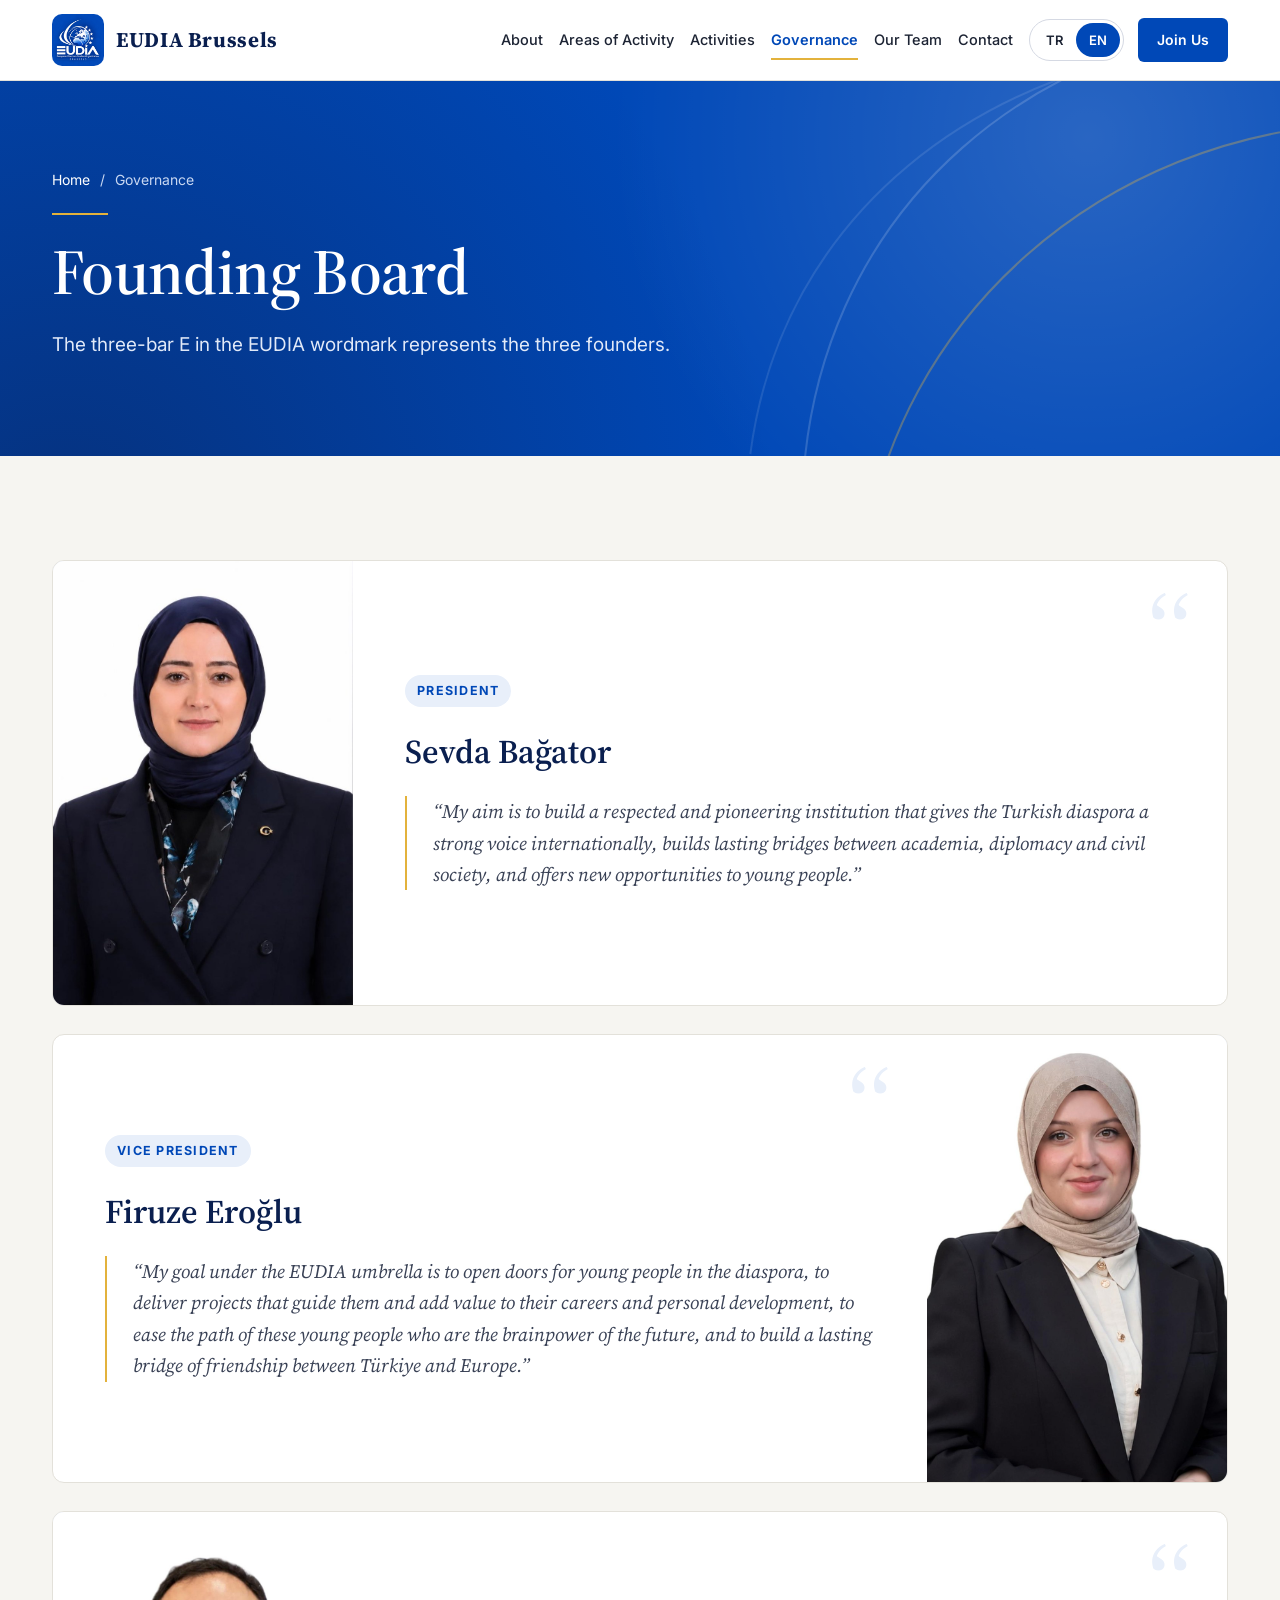
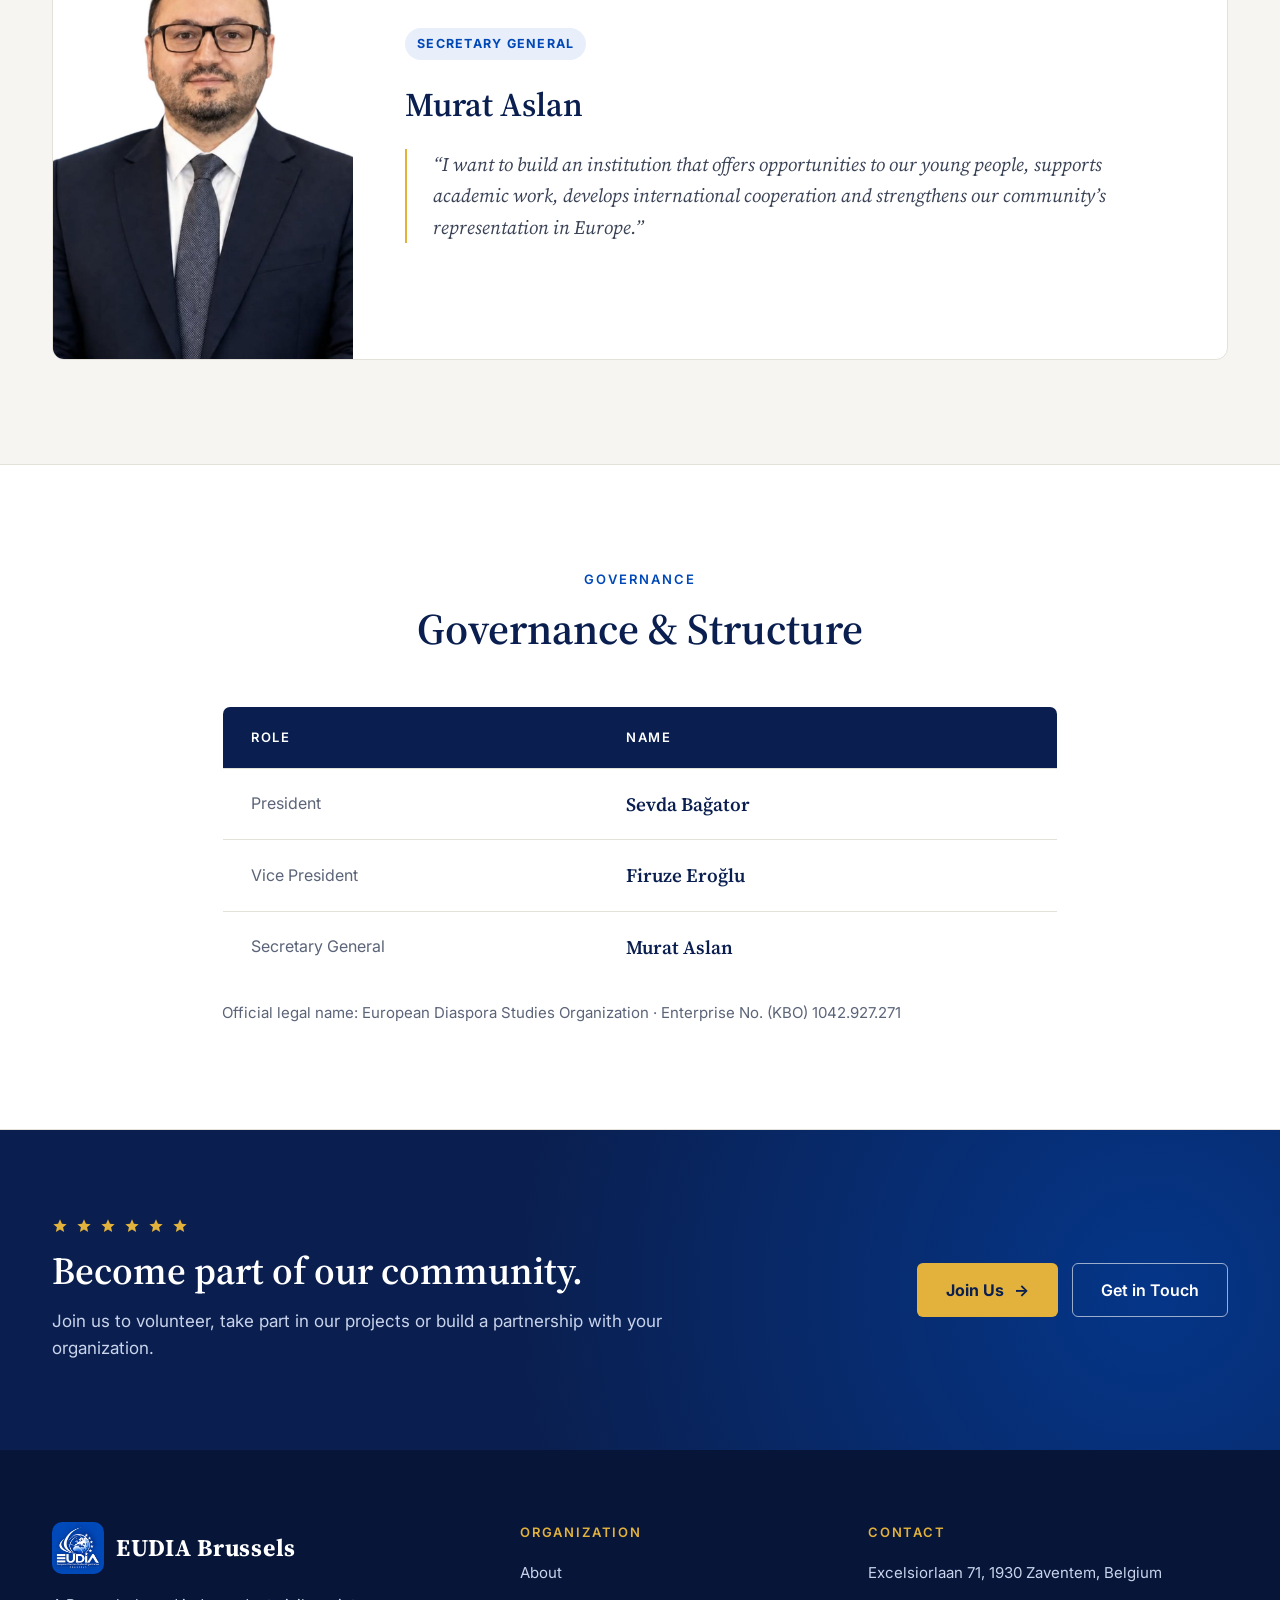
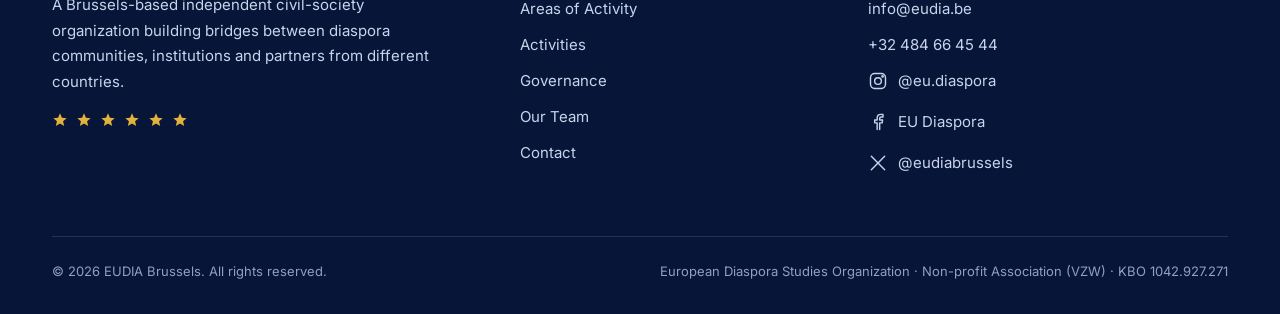
<file: Yonetim_en.html>
<!DOCTYPE html>
<html lang="en">
<head>
  <meta charset="UTF-8">
  <meta name="viewport" content="width=device-width, initial-scale=1">
  <title>Governance — EUDIA Brussels</title>
  <meta name="description" content="The Founding Board of EUDIA Brussels: Sevda Bağator, Firuze Eroğlu and Murat Aslan.">
  <meta name="theme-color" content="#0048B7">

  <meta property="og:type" content="website">
  <meta property="og:site_name" content="EUDIA Brussels">
  <meta property="og:title" content="Governance — EUDIA Brussels">
  <meta property="og:description" content="The Founding Board of EUDIA Brussels: Sevda Bağator, Firuze Eroğlu and Murat Aslan.">
  <meta property="og:locale" content="en_GB">
  <meta property="og:image" content="eudia-logo.jpg">

  <link rel="alternate" hreflang="tr" href="Yonetim_tr.html">
  <link rel="icon" type="image/png" href="favicon.png">
  <link rel="apple-touch-icon" href="eudia-logo.jpg">

  <link rel="preconnect" href="https://fonts.googleapis.com">
  <link rel="preconnect" href="https://fonts.gstatic.com" crossorigin>
  <link rel="stylesheet" href="https://fonts.googleapis.com/css2?family=Inter:wght@400;500;600;700&amp;family=Source+Serif+4:ital,opsz,wght@0,8..60,500;0,8..60,600;0,8..60,700;1,8..60,500&amp;display=swap">

  <link rel="stylesheet" href="common.css">
  <link rel="stylesheet" href="Yonetim.css">
</head>
<body class="page-board">

<a class="skip-link" href="#main">Skip to content</a>

<header class="site-header" data-header>
  <div class="container header__inner">
    <a class="brand" href="MainPage_en.html" aria-label="EUDIA Brussels — Home">
      <img class="brand__logo" src="eudia-logo.jpg" alt="" width="52" height="52">
      <span class="brand__text">
        <span class="brand__name">EUDIA Brussels</span>
        <span class="brand__sub" lang="en">European Diaspora Studies Organization</span>
      </span>
    </a>

    <nav class="nav" id="site-nav" aria-label="Main menu">
      <ul class="nav__list">
        <li><a class="nav__link" href="About_en.html">About</a></li>
        <li><a class="nav__link" href="Calisma_alanlari_en.html">Areas of Activity</a></li>
        <li><a class="nav__link" href="Faaliyetler_en.html">Activities</a></li>
        <li><a class="nav__link is-active" aria-current="page" href="Yonetim_en.html">Governance</a></li>
        <li><a class="nav__link" href="Ekibimiz_en.html">Our Team</a></li>
        <li><a class="nav__link" href="Iletisim_en.html">Contact</a></li>
      </ul>
      <div class="nav__actions">
        <div class="lang-switch" role="group" aria-label="Language">
          <a href="Yonetim_tr.html" hreflang="tr" lang="tr" aria-label="Türkçe">TR</a><a href="Yonetim_en.html" hreflang="en" lang="en" aria-current="true" aria-label="English">EN</a>
        </div>
        <a class="btn btn--primary btn--sm" href="#" data-join>Join Us</a>
      </div>
    </nav>

    <button class="menu-toggle" type="button" aria-expanded="false" aria-controls="site-nav">
      <span></span><span></span><span></span>
      <span class="sr-only">Open / close menu</span>
    </button>
  </div>
</header>

<main id="main">

  <section class="page-hero">
    <svg class="deco-arcs" viewBox="0 0 600 600" aria-hidden="true"><path d="M60 540 C 60 240, 300 50, 580 60"/><path d="M10 480 C 40 250, 230 100, 480 80"/><path d="M120 580 C 150 350, 350 170, 600 160"/></svg>
    <div class="container">
      <div class="page-hero__inner hero-anim">
        <nav class="breadcrumb" aria-label="Breadcrumb">
          <a href="MainPage_en.html">Home</a><span aria-hidden="true">/</span><span>Governance</span>
        </nav>
        <span class="gold-rule"></span>
        <h1>Founding Board</h1>
        <p>The three-bar E in the EUDIA wordmark represents the three founders.</p>
      </div>
    </div>
  </section>

  <section class="section">
    <div class="container">
      <div class="board-list">
        <article class="board-card reveal">
          <div class="photo board-card__photo" data-photo data-label="Photo coming soon"><img src="sevda-bagator.jpg" alt="Sevda Bağator" loading="lazy" decoding="async"></div>
          <div class="board-card__body">
            <span class="board-card__mark" aria-hidden="true">“</span>
            <span class="board-card__role">President</span>
            <h2>Sevda Bağator</h2>
            <blockquote>“My aim is to build a respected and pioneering institution that gives the Turkish diaspora a strong voice internationally, builds lasting bridges between academia, diplomacy and civil society, and offers new opportunities to young people.”</blockquote>
          </div>
        </article>
        <article class="board-card reveal">
          <div class="photo board-card__photo" data-photo data-label="Photo coming soon"><img src="firuze-eroglu.jpg" alt="Firuze Eroğlu" loading="lazy" decoding="async"></div>
          <div class="board-card__body">
            <span class="board-card__mark" aria-hidden="true">“</span>
            <span class="board-card__role">Vice President</span>
            <h2>Firuze Eroğlu</h2>
            <blockquote>“My goal under the EUDIA umbrella is to open doors for young people in the diaspora, to deliver projects that guide them and add value to their careers and personal development, to ease the path of these young people who are the brainpower of the future, and to build a lasting bridge of friendship between Türkiye and Europe.”</blockquote>
          </div>
        </article>
        <article class="board-card reveal">
          <div class="photo board-card__photo" data-photo data-label="Photo coming soon"><img src="murat-aslan.jpg" alt="Murat Aslan" loading="lazy" decoding="async"></div>
          <div class="board-card__body">
            <span class="board-card__mark" aria-hidden="true">“</span>
            <span class="board-card__role">Secretary General</span>
            <h2>Murat Aslan</h2>
            <blockquote>“I want to build an institution that offers opportunities to our young people, supports academic work, develops international cooperation and strengthens our community’s representation in Europe.”</blockquote>
          </div>
        </article>
      </div>
    </div>
  </section>

  <section class="section section--white">
    <div class="container" style="max-width: 900px;">
      <div class="section-head section-head--center reveal">
        <span class="eyebrow">Governance</span>
        <h2 class="section-title">Governance & Structure</h2>
      </div>
      <div class="reveal">
        <table class="gov-table">
          <thead><tr><th scope="col">Role</th><th scope="col">Name</th></tr></thead>
          <tbody>
            <tr><td>President</td><td>Sevda Bağator</td></tr>
            <tr><td>Vice President</td><td>Firuze Eroğlu</td></tr>
            <tr><td>Secretary General</td><td>Murat Aslan</td></tr>
          </tbody>
        </table>
        <p class="gov-note">Official legal name: European Diaspora Studies Organization · Enterprise No. (KBO) 1042.927.271</p>
      </div>
    </div>
  </section>

  <section class="cta-band" aria-labelledby="cta-title">
    <div class="container">
      <div class="cta-band__inner reveal">
        <div class="cta-band__text">
          <div class="stars stars--twinkle" aria-hidden="true"><svg viewBox="0 0 24 24" aria-hidden="true"><path d="M12 2l2.9 6.6 7.1.6-5.4 4.7 1.6 7L12 17.2 5.8 20.9l1.6-7L2 9.2l7.1-.6z"/></svg><svg viewBox="0 0 24 24" aria-hidden="true"><path d="M12 2l2.9 6.6 7.1.6-5.4 4.7 1.6 7L12 17.2 5.8 20.9l1.6-7L2 9.2l7.1-.6z"/></svg><svg viewBox="0 0 24 24" aria-hidden="true"><path d="M12 2l2.9 6.6 7.1.6-5.4 4.7 1.6 7L12 17.2 5.8 20.9l1.6-7L2 9.2l7.1-.6z"/></svg><svg viewBox="0 0 24 24" aria-hidden="true"><path d="M12 2l2.9 6.6 7.1.6-5.4 4.7 1.6 7L12 17.2 5.8 20.9l1.6-7L2 9.2l7.1-.6z"/></svg><svg viewBox="0 0 24 24" aria-hidden="true"><path d="M12 2l2.9 6.6 7.1.6-5.4 4.7 1.6 7L12 17.2 5.8 20.9l1.6-7L2 9.2l7.1-.6z"/></svg><svg viewBox="0 0 24 24" aria-hidden="true"><path d="M12 2l2.9 6.6 7.1.6-5.4 4.7 1.6 7L12 17.2 5.8 20.9l1.6-7L2 9.2l7.1-.6z"/></svg></div>
          <h2 id="cta-title">Become part of our community.</h2>
          <p>Join us to volunteer, take part in our projects or build a partnership with your organization.</p>
        </div>
        <div class="cta-band__actions">
          <a class="btn btn--gold btn--lg" href="#" data-join>Join Us <span class="arrow" aria-hidden="true">→</span></a>
          <a class="btn btn--outline-light btn--lg" href="Iletisim_en.html">Get in Touch</a>
        </div>
      </div>
    </div>
  </section>

</main>

<footer class="site-footer">
  <div class="container">
    <div class="footer__grid">
      <div class="footer__brand">
        <a class="brand" href="MainPage_en.html">
          <img class="brand__logo" src="eudia-logo.jpg" alt="" width="52" height="52" loading="lazy">
          <span class="brand__text"><span class="brand__name">EUDIA Brussels</span></span>
        </a>
        <p>A Brussels-based independent civil-society organization building bridges between diaspora communities, institutions and partners from different countries.</p>
        <div class="stars stars--twinkle" aria-hidden="true"><svg viewBox="0 0 24 24" aria-hidden="true"><path d="M12 2l2.9 6.6 7.1.6-5.4 4.7 1.6 7L12 17.2 5.8 20.9l1.6-7L2 9.2l7.1-.6z"/></svg><svg viewBox="0 0 24 24" aria-hidden="true"><path d="M12 2l2.9 6.6 7.1.6-5.4 4.7 1.6 7L12 17.2 5.8 20.9l1.6-7L2 9.2l7.1-.6z"/></svg><svg viewBox="0 0 24 24" aria-hidden="true"><path d="M12 2l2.9 6.6 7.1.6-5.4 4.7 1.6 7L12 17.2 5.8 20.9l1.6-7L2 9.2l7.1-.6z"/></svg><svg viewBox="0 0 24 24" aria-hidden="true"><path d="M12 2l2.9 6.6 7.1.6-5.4 4.7 1.6 7L12 17.2 5.8 20.9l1.6-7L2 9.2l7.1-.6z"/></svg><svg viewBox="0 0 24 24" aria-hidden="true"><path d="M12 2l2.9 6.6 7.1.6-5.4 4.7 1.6 7L12 17.2 5.8 20.9l1.6-7L2 9.2l7.1-.6z"/></svg><svg viewBox="0 0 24 24" aria-hidden="true"><path d="M12 2l2.9 6.6 7.1.6-5.4 4.7 1.6 7L12 17.2 5.8 20.9l1.6-7L2 9.2l7.1-.6z"/></svg></div>
      </div>
      <div>
        <h2 class="footer__title">Organization</h2>
        <ul class="footer__list">
            <li><a href="About_en.html">About</a></li>
            <li><a href="Calisma_alanlari_en.html">Areas of Activity</a></li>
            <li><a href="Faaliyetler_en.html">Activities</a></li>
            <li><a href="Yonetim_en.html">Governance</a></li>
            <li><a href="Ekibimiz_en.html">Our Team</a></li>
            <li><a href="Iletisim_en.html">Contact</a></li>
        </ul>
      </div>
      <div>
        <h2 class="footer__title">Contact</h2>
        <ul class="footer__list">
          <li><a href="https://www.google.com/maps/search/?api=1&query=Excelsiorlaan+71+1930+Zaventem+Belgium" target="_blank" rel="noopener">Excelsiorlaan 71, 1930 Zaventem, Belgium</a></li>
          <li><a href="mailto:info@eudia.be">info@eudia.be</a></li>
          <li><a href="tel:+32484664544">+32 484 66 45 44</a></li>
          <li><a class="footer__social" href="https://www.instagram.com/eu.diaspora" target="_blank" rel="noopener"><svg viewBox="0 0 24 24" fill="none" stroke="currentColor" stroke-width="1.7" stroke-linecap="round" stroke-linejoin="round" aria-hidden="true"><rect x="3" y="3" width="18" height="18" rx="5"/><circle cx="12" cy="12" r="4"/><circle cx="17.5" cy="6.5" r=".8" fill="currentColor"/></svg> @eu.diaspora</a></li>
          <li><a class="footer__social" href="https://www.facebook.com/profile.php?id=61594972829004" target="_blank" rel="noopener"><svg viewBox="0 0 24 24" fill="none" stroke="currentColor" stroke-width="1.7" stroke-linecap="round" stroke-linejoin="round" aria-hidden="true"><path d="M14 21v-8h3l.5-3.5H14V7.8c0-1 .3-1.8 1.8-1.8H18V3a24 24 0 0 0-2.7-.1C12.6 2.9 11 4.5 11 7.4v2.1H8V13h3v8"/></svg> EU Diaspora</a></li>
          <li><a class="footer__social" href="https://x.com/eudiabrussels" target="_blank" rel="noopener"><svg viewBox="0 0 24 24" fill="none" stroke="currentColor" stroke-width="1.7" stroke-linecap="round" stroke-linejoin="round" aria-hidden="true"><path d="M4 4l16 16M20 4L4 20"/></svg> @eudiabrussels</a></li>
        </ul>
      </div>
    </div>
    <div class="footer__bottom">
      <span>© <span data-year>2026</span> EUDIA Brussels. All rights reserved.</span>
      <span>European Diaspora Studies Organization · Non-profit Association (VZW) · KBO 1042.927.271</span>
    </div>
  </div>
</footer>

<button class="back-to-top" type="button" data-back-to-top aria-label="Back to top">
  <svg viewBox="0 0 24 24" fill="none" stroke="currentColor" stroke-width="2" stroke-linecap="round" stroke-linejoin="round" aria-hidden="true"><path d="M12 19V5M5 12l7-7 7 7"/></svg>
</button>
<div class="toast" role="status" aria-live="polite" data-toast></div>

<script src="common.js" defer></script>
<script src="Yonetim.js" defer></script>
</body>
</html>
</file>
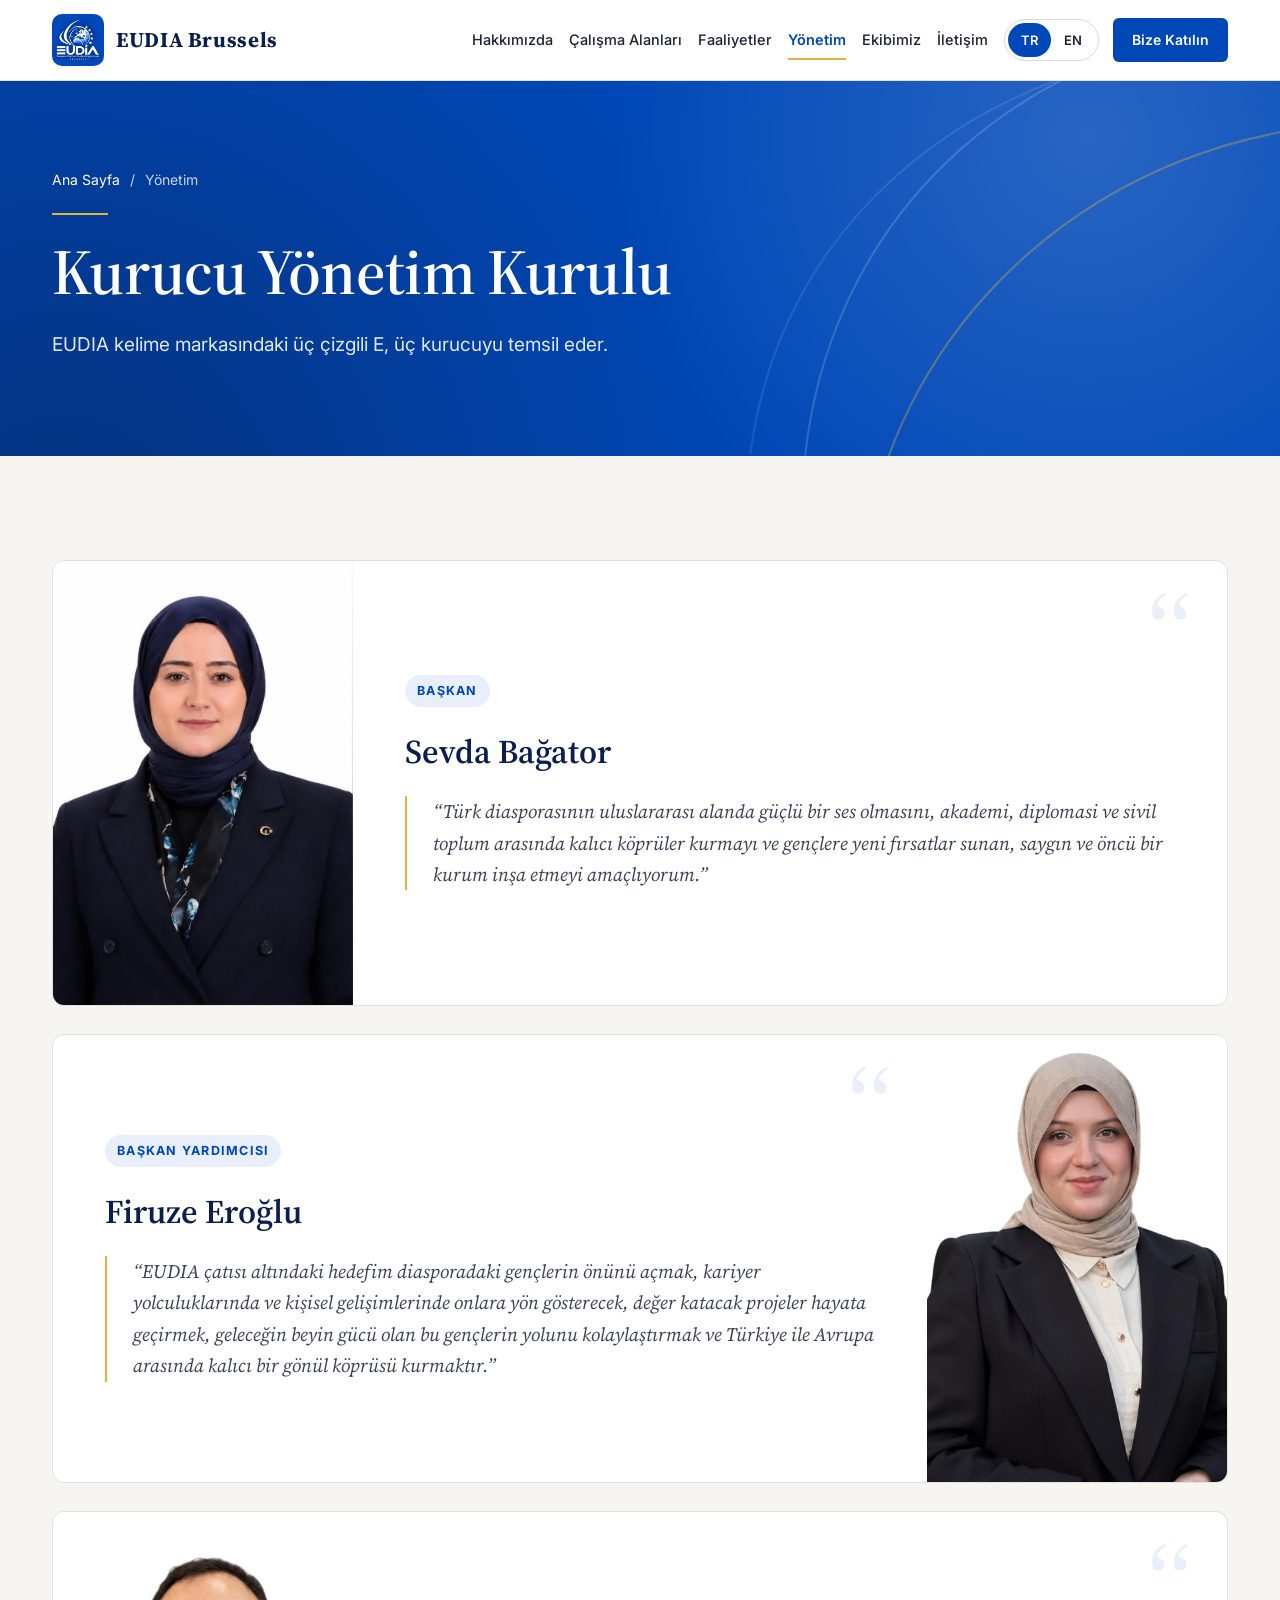
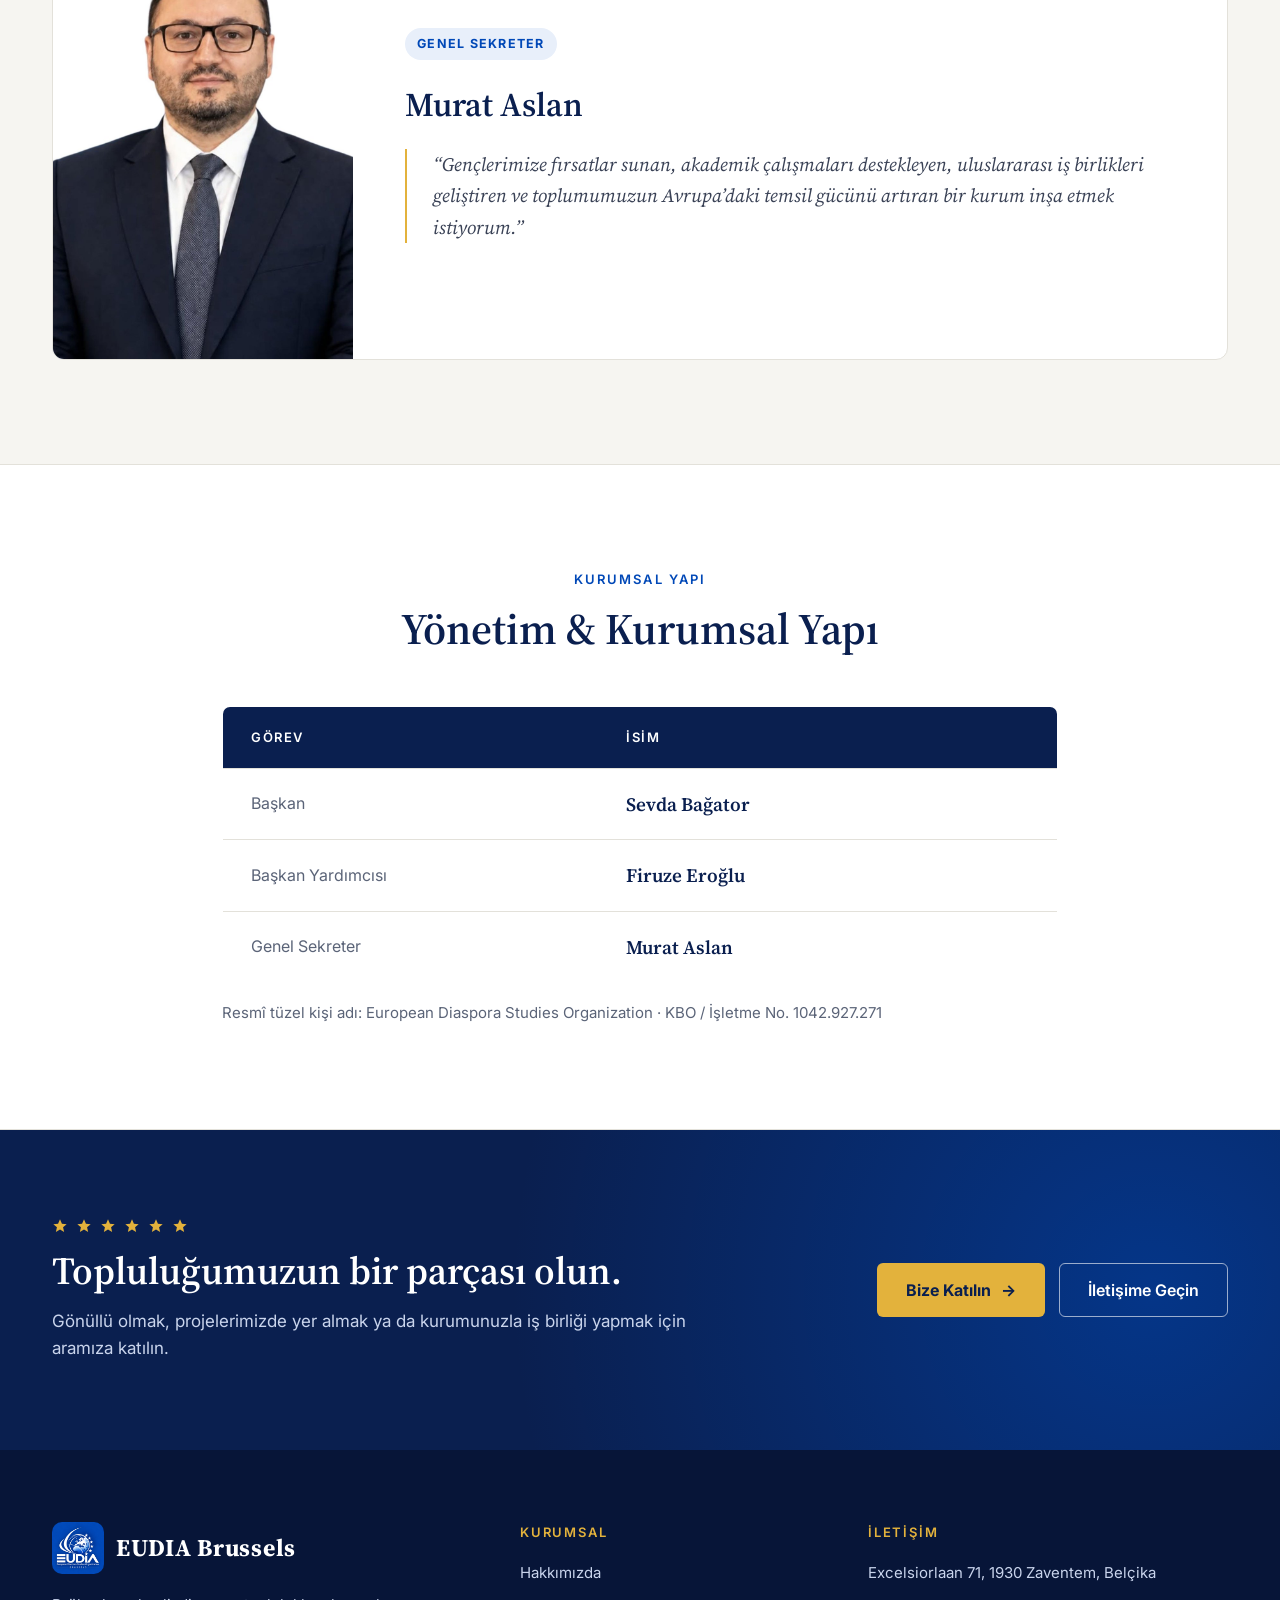
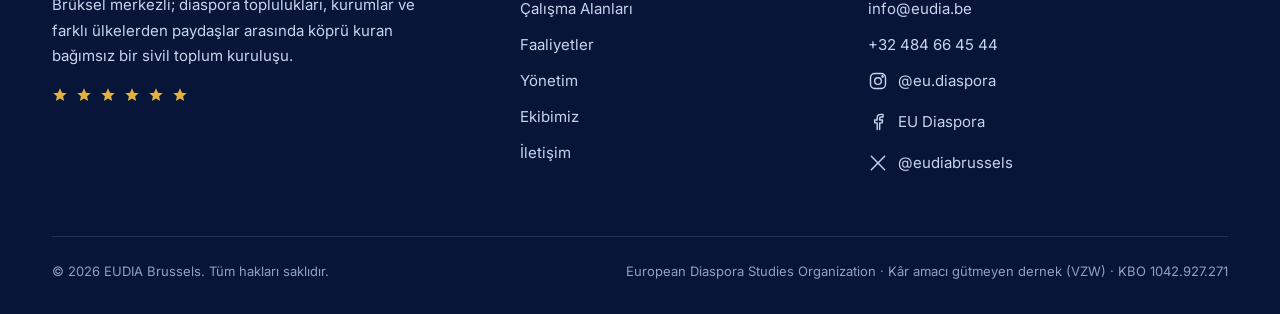
<file: Yonetim_tr.html>
<!DOCTYPE html>
<html lang="tr">
<head>
  <meta charset="UTF-8">
  <meta name="viewport" content="width=device-width, initial-scale=1">
  <title>Yönetim — EUDIA Brussels</title>
  <meta name="description" content="EUDIA Brussels Kurucu Yönetim Kurulu: Sevda Bağator, Firuze Eroğlu ve Murat Aslan.">
  <meta name="theme-color" content="#0048B7">

  <meta property="og:type" content="website">
  <meta property="og:site_name" content="EUDIA Brussels">
  <meta property="og:title" content="Yönetim — EUDIA Brussels">
  <meta property="og:description" content="EUDIA Brussels Kurucu Yönetim Kurulu: Sevda Bağator, Firuze Eroğlu ve Murat Aslan.">
  <meta property="og:locale" content="tr_TR">
  <meta property="og:image" content="eudia-logo.jpg">

  <link rel="alternate" hreflang="en" href="Yonetim_en.html">
  <link rel="icon" type="image/png" href="favicon.png">
  <link rel="apple-touch-icon" href="eudia-logo.jpg">

  <link rel="preconnect" href="https://fonts.googleapis.com">
  <link rel="preconnect" href="https://fonts.gstatic.com" crossorigin>
  <link rel="stylesheet" href="https://fonts.googleapis.com/css2?family=Inter:wght@400;500;600;700&amp;family=Source+Serif+4:ital,opsz,wght@0,8..60,500;0,8..60,600;0,8..60,700;1,8..60,500&amp;display=swap">

  <link rel="stylesheet" href="common.css">
  <link rel="stylesheet" href="Yonetim.css">
</head>
<body class="page-board">

<a class="skip-link" href="#main">İçeriğe geç</a>

<header class="site-header" data-header>
  <div class="container header__inner">
    <a class="brand" href="./" aria-label="EUDIA Brussels — Ana Sayfa">
      <img class="brand__logo" src="eudia-logo.jpg" alt="" width="52" height="52">
      <span class="brand__text">
        <span class="brand__name">EUDIA Brussels</span>
        <span class="brand__sub" lang="en">European Diaspora Studies Organization</span>
      </span>
    </a>

    <nav class="nav" id="site-nav" aria-label="Ana menü">
      <ul class="nav__list">
        <li><a class="nav__link" href="About_tr.html">Hakkımızda</a></li>
        <li><a class="nav__link" href="Calisma_alanlari_tr.html">Çalışma Alanları</a></li>
        <li><a class="nav__link" href="Faaliyetler_tr.html">Faaliyetler</a></li>
        <li><a class="nav__link is-active" aria-current="page" href="Yonetim_tr.html">Yönetim</a></li>
        <li><a class="nav__link" href="Ekibimiz_tr.html">Ekibimiz</a></li>
        <li><a class="nav__link" href="Iletisim_tr.html">İletişim</a></li>
      </ul>
      <div class="nav__actions">
        <div class="lang-switch" role="group" aria-label="Dil seçimi">
          <a href="Yonetim_tr.html" hreflang="tr" lang="tr" aria-current="true" aria-label="Türkçe">TR</a><a href="Yonetim_en.html" hreflang="en" lang="en" aria-label="English">EN</a>
        </div>
        <a class="btn btn--primary btn--sm" href="#" data-join>Bize Katılın</a>
      </div>
    </nav>

    <button class="menu-toggle" type="button" aria-expanded="false" aria-controls="site-nav">
      <span></span><span></span><span></span>
      <span class="sr-only">Menüyü aç / kapat</span>
    </button>
  </div>
</header>

<main id="main">

  <section class="page-hero">
    <svg class="deco-arcs" viewBox="0 0 600 600" aria-hidden="true"><path d="M60 540 C 60 240, 300 50, 580 60"/><path d="M10 480 C 40 250, 230 100, 480 80"/><path d="M120 580 C 150 350, 350 170, 600 160"/></svg>
    <div class="container">
      <div class="page-hero__inner hero-anim">
        <nav class="breadcrumb" aria-label="Breadcrumb">
          <a href="./">Ana Sayfa</a><span aria-hidden="true">/</span><span>Yönetim</span>
        </nav>
        <span class="gold-rule"></span>
        <h1>Kurucu Yönetim Kurulu</h1>
        <p>EUDIA kelime markasındaki üç çizgili E, üç kurucuyu temsil eder.</p>
      </div>
    </div>
  </section>

  <section class="section">
    <div class="container">
      <div class="board-list">
        <article class="board-card reveal">
          <div class="photo board-card__photo" data-photo data-label="Fotoğraf eklenecek"><img src="sevda-bagator.jpg" alt="Sevda Bağator" loading="lazy" decoding="async"></div>
          <div class="board-card__body">
            <span class="board-card__mark" aria-hidden="true">“</span>
            <span class="board-card__role">Başkan</span>
            <h2>Sevda Bağator</h2>
            <blockquote>“Türk diasporasının uluslararası alanda güçlü bir ses olmasını, akademi, diplomasi ve sivil toplum arasında kalıcı köprüler kurmayı ve gençlere yeni fırsatlar sunan, saygın ve öncü bir kurum inşa etmeyi amaçlıyorum.”</blockquote>
          </div>
        </article>
        <article class="board-card reveal">
          <div class="photo board-card__photo" data-photo data-label="Fotoğraf eklenecek"><img src="firuze-eroglu.jpg" alt="Firuze Eroğlu" loading="lazy" decoding="async"></div>
          <div class="board-card__body">
            <span class="board-card__mark" aria-hidden="true">“</span>
            <span class="board-card__role">Başkan Yardımcısı</span>
            <h2>Firuze Eroğlu</h2>
            <blockquote>“EUDIA çatısı altındaki hedefim diasporadaki gençlerin önünü açmak, kariyer yolculuklarında ve kişisel gelişimlerinde onlara yön gösterecek, değer katacak projeler hayata geçirmek, geleceğin beyin gücü olan bu gençlerin yolunu kolaylaştırmak ve Türkiye ile Avrupa arasında kalıcı bir gönül köprüsü kurmaktır.”</blockquote>
          </div>
        </article>
        <article class="board-card reveal">
          <div class="photo board-card__photo" data-photo data-label="Fotoğraf eklenecek"><img src="murat-aslan.jpg" alt="Murat Aslan" loading="lazy" decoding="async"></div>
          <div class="board-card__body">
            <span class="board-card__mark" aria-hidden="true">“</span>
            <span class="board-card__role">Genel Sekreter</span>
            <h2>Murat Aslan</h2>
            <blockquote>“Gençlerimize fırsatlar sunan, akademik çalışmaları destekleyen, uluslararası iş birlikleri geliştiren ve toplumumuzun Avrupa’daki temsil gücünü artıran bir kurum inşa etmek istiyorum.”</blockquote>
          </div>
        </article>
      </div>
    </div>
  </section>

  <section class="section section--white">
    <div class="container" style="max-width: 900px;">
      <div class="section-head section-head--center reveal">
        <span class="eyebrow">Kurumsal Yapı</span>
        <h2 class="section-title">Yönetim & Kurumsal Yapı</h2>
      </div>
      <div class="reveal">
        <table class="gov-table">
          <thead><tr><th scope="col">Görev</th><th scope="col">İsim</th></tr></thead>
          <tbody>
            <tr><td>Başkan</td><td>Sevda Bağator</td></tr>
            <tr><td>Başkan Yardımcısı</td><td>Firuze Eroğlu</td></tr>
            <tr><td>Genel Sekreter</td><td>Murat Aslan</td></tr>
          </tbody>
        </table>
        <p class="gov-note">Resmî tüzel kişi adı: European Diaspora Studies Organization · KBO / İşletme No. 1042.927.271</p>
      </div>
    </div>
  </section>

  <section class="cta-band" aria-labelledby="cta-title">
    <div class="container">
      <div class="cta-band__inner reveal">
        <div class="cta-band__text">
          <div class="stars stars--twinkle" aria-hidden="true"><svg viewBox="0 0 24 24" aria-hidden="true"><path d="M12 2l2.9 6.6 7.1.6-5.4 4.7 1.6 7L12 17.2 5.8 20.9l1.6-7L2 9.2l7.1-.6z"/></svg><svg viewBox="0 0 24 24" aria-hidden="true"><path d="M12 2l2.9 6.6 7.1.6-5.4 4.7 1.6 7L12 17.2 5.8 20.9l1.6-7L2 9.2l7.1-.6z"/></svg><svg viewBox="0 0 24 24" aria-hidden="true"><path d="M12 2l2.9 6.6 7.1.6-5.4 4.7 1.6 7L12 17.2 5.8 20.9l1.6-7L2 9.2l7.1-.6z"/></svg><svg viewBox="0 0 24 24" aria-hidden="true"><path d="M12 2l2.9 6.6 7.1.6-5.4 4.7 1.6 7L12 17.2 5.8 20.9l1.6-7L2 9.2l7.1-.6z"/></svg><svg viewBox="0 0 24 24" aria-hidden="true"><path d="M12 2l2.9 6.6 7.1.6-5.4 4.7 1.6 7L12 17.2 5.8 20.9l1.6-7L2 9.2l7.1-.6z"/></svg><svg viewBox="0 0 24 24" aria-hidden="true"><path d="M12 2l2.9 6.6 7.1.6-5.4 4.7 1.6 7L12 17.2 5.8 20.9l1.6-7L2 9.2l7.1-.6z"/></svg></div>
          <h2 id="cta-title">Topluluğumuzun bir parçası olun.</h2>
          <p>Gönüllü olmak, projelerimizde yer almak ya da kurumunuzla iş birliği yapmak için aramıza katılın.</p>
        </div>
        <div class="cta-band__actions">
          <a class="btn btn--gold btn--lg" href="#" data-join>Bize Katılın <span class="arrow" aria-hidden="true">→</span></a>
          <a class="btn btn--outline-light btn--lg" href="Iletisim_tr.html">İletişime Geçin</a>
        </div>
      </div>
    </div>
  </section>

</main>

<footer class="site-footer">
  <div class="container">
    <div class="footer__grid">
      <div class="footer__brand">
        <a class="brand" href="./">
          <img class="brand__logo" src="eudia-logo.jpg" alt="" width="52" height="52" loading="lazy">
          <span class="brand__text"><span class="brand__name">EUDIA Brussels</span></span>
        </a>
        <p>Brüksel merkezli; diaspora toplulukları, kurumlar ve farklı ülkelerden paydaşlar arasında köprü kuran bağımsız bir sivil toplum kuruluşu.</p>
        <div class="stars stars--twinkle" aria-hidden="true"><svg viewBox="0 0 24 24" aria-hidden="true"><path d="M12 2l2.9 6.6 7.1.6-5.4 4.7 1.6 7L12 17.2 5.8 20.9l1.6-7L2 9.2l7.1-.6z"/></svg><svg viewBox="0 0 24 24" aria-hidden="true"><path d="M12 2l2.9 6.6 7.1.6-5.4 4.7 1.6 7L12 17.2 5.8 20.9l1.6-7L2 9.2l7.1-.6z"/></svg><svg viewBox="0 0 24 24" aria-hidden="true"><path d="M12 2l2.9 6.6 7.1.6-5.4 4.7 1.6 7L12 17.2 5.8 20.9l1.6-7L2 9.2l7.1-.6z"/></svg><svg viewBox="0 0 24 24" aria-hidden="true"><path d="M12 2l2.9 6.6 7.1.6-5.4 4.7 1.6 7L12 17.2 5.8 20.9l1.6-7L2 9.2l7.1-.6z"/></svg><svg viewBox="0 0 24 24" aria-hidden="true"><path d="M12 2l2.9 6.6 7.1.6-5.4 4.7 1.6 7L12 17.2 5.8 20.9l1.6-7L2 9.2l7.1-.6z"/></svg><svg viewBox="0 0 24 24" aria-hidden="true"><path d="M12 2l2.9 6.6 7.1.6-5.4 4.7 1.6 7L12 17.2 5.8 20.9l1.6-7L2 9.2l7.1-.6z"/></svg></div>
      </div>
      <div>
        <h2 class="footer__title">Kurumsal</h2>
        <ul class="footer__list">
            <li><a href="About_tr.html">Hakkımızda</a></li>
            <li><a href="Calisma_alanlari_tr.html">Çalışma Alanları</a></li>
            <li><a href="Faaliyetler_tr.html">Faaliyetler</a></li>
            <li><a href="Yonetim_tr.html">Yönetim</a></li>
            <li><a href="Ekibimiz_tr.html">Ekibimiz</a></li>
            <li><a href="Iletisim_tr.html">İletişim</a></li>
        </ul>
      </div>
      <div>
        <h2 class="footer__title">İletişim</h2>
        <ul class="footer__list">
          <li><a href="https://www.google.com/maps/search/?api=1&query=Excelsiorlaan+71+1930+Zaventem+Belgium" target="_blank" rel="noopener">Excelsiorlaan 71, 1930 Zaventem, Belçika</a></li>
          <li><a href="mailto:info@eudia.be">info@eudia.be</a></li>
          <li><a href="tel:+32484664544">+32 484 66 45 44</a></li>
          <li><a class="footer__social" href="https://www.instagram.com/eu.diaspora" target="_blank" rel="noopener"><svg viewBox="0 0 24 24" fill="none" stroke="currentColor" stroke-width="1.7" stroke-linecap="round" stroke-linejoin="round" aria-hidden="true"><rect x="3" y="3" width="18" height="18" rx="5"/><circle cx="12" cy="12" r="4"/><circle cx="17.5" cy="6.5" r=".8" fill="currentColor"/></svg> @eu.diaspora</a></li>
          <li><a class="footer__social" href="https://www.facebook.com/profile.php?id=61594972829004" target="_blank" rel="noopener"><svg viewBox="0 0 24 24" fill="none" stroke="currentColor" stroke-width="1.7" stroke-linecap="round" stroke-linejoin="round" aria-hidden="true"><path d="M14 21v-8h3l.5-3.5H14V7.8c0-1 .3-1.8 1.8-1.8H18V3a24 24 0 0 0-2.7-.1C12.6 2.9 11 4.5 11 7.4v2.1H8V13h3v8"/></svg> EU Diaspora</a></li>
          <li><a class="footer__social" href="https://x.com/eudiabrussels" target="_blank" rel="noopener"><svg viewBox="0 0 24 24" fill="none" stroke="currentColor" stroke-width="1.7" stroke-linecap="round" stroke-linejoin="round" aria-hidden="true"><path d="M4 4l16 16M20 4L4 20"/></svg> @eudiabrussels</a></li>
        </ul>
      </div>
    </div>
    <div class="footer__bottom">
      <span>© <span data-year>2026</span> EUDIA Brussels. Tüm hakları saklıdır.</span>
      <span>European Diaspora Studies Organization · Kâr amacı gütmeyen dernek (VZW) · KBO 1042.927.271</span>
    </div>
  </div>
</footer>

<button class="back-to-top" type="button" data-back-to-top aria-label="Sayfanın başına dön">
  <svg viewBox="0 0 24 24" fill="none" stroke="currentColor" stroke-width="2" stroke-linecap="round" stroke-linejoin="round" aria-hidden="true"><path d="M12 19V5M5 12l7-7 7 7"/></svg>
</button>
<div class="toast" role="status" aria-live="polite" data-toast></div>

<script src="common.js" defer></script>
<script src="Yonetim.js" defer></script>
</body>
</html>
</file>
<file: common.css>
/* =========================================================
   EUDİA Brussels — Ortak stiller (tüm sayfalarda yüklenir)
   ========================================================= */

/* ---------- 1. Tasarım değişkenleri ---------- */
:root {
  --blue: #0048B7;          /* logo mavisi */
  --blue-600: #003C9A;
  --blue-50: #E8EFFA;
  --navy: #0A1F4F;
  --navy-2: #13306F;
  --gold: #E3B23C;
  --gold-600: #C9982A;
  --gold-text: #8A6812;     /* açık zeminde okunabilir altın */

  --bg: #F6F5F1;
  --white: #FFFFFF;
  --ink: #1C2333;
  --text: #3A4256;
  --muted: #5B6478;
  --line: #E3E1DA;

  --font-serif: "Source Serif 4", Georgia, "Times New Roman", serif;
  --font-sans: "Inter", system-ui, -apple-system, "Segoe UI", Roboto, sans-serif;

  --container: 1240px;
  --radius: 8px;
  --header-h: 80px;
  --ease: cubic-bezier(.22, .61, .36, 1);
  --shadow-sm: 0 2px 8px rgba(10, 31, 79, .06);
  --shadow-md: 0 18px 40px rgba(10, 31, 79, .12);
}

/* ---------- 2. Temel ---------- */
*, *::before, *::after { box-sizing: border-box; }

html {
  scroll-behavior: smooth;
  scroll-padding-top: calc(var(--header-h) + 16px);
  -webkit-text-size-adjust: 100%;
}

body {
  margin: 0;
  font-family: var(--font-sans);
  font-size: 16px;
  line-height: 1.6;
  color: var(--ink);
  background: var(--bg);
  -webkit-font-smoothing: antialiased;
  overflow-x: clip;
}

body.menu-open { overflow: hidden; }

img { max-width: 100%; height: auto; display: block; }
a { color: var(--blue); }
a:hover { color: var(--navy); }
h1, h2, h3, h4 { margin: 0; }
p { margin: 0; }

:focus-visible {
  outline: 3px solid var(--gold);
  outline-offset: 3px;
  border-radius: 4px;
}

.container {
  width: 100%;
  max-width: var(--container);
  margin: 0 auto;
  padding: 0 32px;
}

.sr-only {
  position: absolute !important;
  width: 1px; height: 1px;
  overflow: hidden; clip: rect(0 0 0 0);
  white-space: nowrap; border: 0; padding: 0; margin: -1px;
}

.skip-link {
  position: absolute;
  left: 16px; top: -60px;
  z-index: 200;
  background: var(--navy);
  color: #fff;
  padding: 12px 18px;
  border-radius: 6px;
  font-weight: 600;
  text-decoration: none;
  transition: top .2s;
}
.skip-link:focus { top: 12px; color: #fff; }

/* ---------- 3. Tipografi yardımcıları ---------- */
.eyebrow {
  display: inline-block;
  font-size: 13px;
  font-weight: 600;
  letter-spacing: .16em;
  text-transform: uppercase;
  color: var(--blue);
}
.eyebrow--gold { color: var(--gold); }
.eyebrow--light { color: #fff; }

.section-title {
  font-family: var(--font-serif);
  font-weight: 600;
  font-size: clamp(30px, 3.4vw, 44px);
  line-height: 1.15;
  color: var(--navy);
}

.lead {
  font-size: 17px;
  line-height: 1.75;
  color: var(--text);
}

.gold-rule {
  display: block;
  width: 56px;
  height: 2px;
  background: var(--gold);
  transform-origin: left;
}
.reveal .gold-rule, .gold-rule.reveal { transition: transform .9s var(--ease) .2s; }
.reveal:not(.is-visible) .gold-rule { transform: scaleX(0); }

/* ---------- 4. Bölümler ---------- */
.section { padding: 104px 0; }
.section--white { background: var(--white); border-top: 1px solid var(--line); border-bottom: 1px solid var(--line); }
.section--navy { background: var(--navy); color: #fff; }
.section--navy .section-title { color: #fff; }
.section--navy .lead { color: #C9D4EC; }

.section-head {
  display: flex;
  flex-direction: column;
  gap: 14px;
  max-width: 720px;
  margin-bottom: 52px;
}
.section-head--center { align-items: center; text-align: center; margin-left: auto; margin-right: auto; }
.section-head--row {
  max-width: none;
  flex-direction: row;
  flex-wrap: wrap;
  align-items: flex-end;
  justify-content: space-between;
  gap: 20px;
}
.section-head--row > div { display: flex; flex-direction: column; gap: 14px; max-width: 720px; }

/* ---------- 5. Butonlar ---------- */
.btn {
  position: relative;
  display: inline-flex;
  align-items: center;
  justify-content: center;
  gap: 10px;
  min-height: 48px;
  padding: 14px 24px;
  border: 1px solid transparent;
  border-radius: 6px;
  font: 600 15px/1.2 var(--font-sans);
  white-space: nowrap;
  text-decoration: none;
  cursor: pointer;
  overflow: hidden;
  isolation: isolate;
  transition: transform .25s var(--ease), box-shadow .25s var(--ease), background-color .25s, color .25s, border-color .25s;
}
.btn:hover { transform: translateY(-2px); }
.btn:active { transform: translateY(0); }
.btn--lg { min-height: 54px; padding: 16px 28px; font-size: 16px; }
.btn--sm { min-height: 44px; padding: 11px 18px; font-size: 14px; }

.btn--primary { background: var(--blue); color: #fff; }
.btn--primary:hover { background: var(--blue-600); color: #fff; box-shadow: 0 10px 24px rgba(0, 72, 183, .28); }

.btn--gold { background: var(--gold); color: var(--navy); font-weight: 700; }
.btn--gold:hover { background: var(--gold); color: var(--navy); box-shadow: 0 10px 26px rgba(227, 178, 60, .38); }
/* parıltı efekti */
.btn--gold::before {
  content: "";
  position: absolute;
  inset: 0;
  z-index: -1;
  background: linear-gradient(110deg, transparent 30%, rgba(255, 255, 255, .55) 50%, transparent 70%);
  transform: translateX(-120%);
  transition: transform .8s var(--ease);
}
.btn--gold:hover::before { transform: translateX(120%); }

.btn--light { background: #fff; color: var(--blue); font-weight: 700; }
.btn--light:hover { color: var(--navy); box-shadow: 0 10px 24px rgba(0, 0, 0, .18); }

.btn--outline-light { border-color: rgba(255, 255, 255, .6); color: #fff; }
.btn--outline-light:hover { background: rgba(255, 255, 255, .1); border-color: #fff; color: #fff; }

.btn--outline { border-color: var(--blue); color: var(--blue); }
.btn--outline:hover { background: var(--blue); color: #fff; }

.link-arrow {
  display: inline-flex;
  align-items: center;
  gap: 8px;
  font-weight: 600;
  font-size: 16px;
  color: var(--blue);
  text-decoration: none;
  background: linear-gradient(currentColor, currentColor) 0 100% / 0 1.5px no-repeat;
  padding-bottom: 3px;
  transition: background-size .35s var(--ease), color .25s;
}
.link-arrow:hover { background-size: 100% 1.5px; }
.link-arrow--light { color: #fff; }
.link-arrow--light:hover { color: #fff; }

.arrow { display: inline-block; transition: transform .3s var(--ease); }
.btn:hover .arrow, .link-arrow:hover .arrow { transform: translateX(5px); }

/* ---------- 6. Üst menü (header) ---------- */
.site-header {
  position: sticky;
  top: 0;
  z-index: 100;
  background: #fff;
  border-bottom: 1px solid var(--line);
  transition: box-shadow .3s var(--ease);
}
.site-header.is-scrolled { box-shadow: 0 6px 24px rgba(10, 31, 79, .08); }

.header__inner {
  display: flex;
  align-items: center;
  justify-content: space-between;
  gap: 24px;
  height: var(--header-h);
}

.brand {
  display: flex;
  align-items: center;
  gap: 12px;
  text-decoration: none;
  flex-shrink: 0;
}
.brand__logo {
  width: 52px;
  height: 52px;
  border-radius: 10px;
  object-fit: cover;
  transition: transform .4s var(--ease);
}
.brand:hover .brand__logo { transform: rotate(-4deg) scale(1.04); }
.brand__text { display: flex; flex-direction: column; gap: 2px; }
.brand__name {
  font-family: var(--font-serif);
  font-weight: 700;
  font-size: 21px;
  letter-spacing: .03em;
  color: var(--navy);
  line-height: 1.1;
}
.brand__sub {
  font-size: 10.5px;
  letter-spacing: .07em;
  text-transform: uppercase;
  color: var(--muted);
}

.nav { display: flex; align-items: center; gap: 24px; }
.nav__list { display: flex; gap: 22px; list-style: none; margin: 0; padding: 0; }
.nav__link {
  position: relative;
  display: inline-block;
  padding: 6px 0;
  font-size: 15px;
  font-weight: 500;
  color: var(--ink);
  text-decoration: none;
  white-space: nowrap;
}
.nav__link::after {
  content: "";
  position: absolute;
  left: 0; right: 0; bottom: -2px;
  height: 2px;
  background: var(--gold);
  transform: scaleX(0);
  transform-origin: left;
  transition: transform .35s var(--ease);
}
.nav__link:hover { color: var(--blue); }
.nav__link:hover::after, .nav__link.is-active::after { transform: scaleX(1); }
.nav__link.is-active { color: var(--blue); font-weight: 600; }

.nav__actions { display: flex; align-items: center; gap: 14px; }

.lang-switch {
  display: flex;
  border: 1px solid #D5D9E3;
  border-radius: 999px;
  padding: 3px;
}
.lang-switch a {
  display: inline-flex;
  align-items: center;
  min-height: 34px;
  padding: 0 13px;
  border-radius: 999px;
  font-size: 13px;
  font-weight: 600;
  color: var(--ink);
  text-decoration: none;
  transition: background-color .25s, color .25s;
}
.lang-switch a:hover { color: var(--blue); }
.lang-switch a[aria-current="true"] { background: var(--blue); color: #fff; }

.menu-toggle {
  display: none;
  position: relative;
  width: 48px;
  height: 48px;
  border: 1px solid var(--line);
  border-radius: 8px;
  background: #fff;
  cursor: pointer;
}
.menu-toggle span:not(.sr-only) {
  position: absolute;
  left: 13px;
  width: 22px;
  height: 2px;
  background: var(--navy);
  border-radius: 2px;
  transition: transform .35s var(--ease), opacity .2s, top .35s var(--ease);
}
.menu-toggle span:nth-child(1) { top: 16px; }
.menu-toggle span:nth-child(2) { top: 23px; }
.menu-toggle span:nth-child(3) { top: 30px; }
.menu-toggle[aria-expanded="true"] span:nth-child(1) { top: 23px; transform: rotate(45deg); }
.menu-toggle[aria-expanded="true"] span:nth-child(2) { opacity: 0; }
.menu-toggle[aria-expanded="true"] span:nth-child(3) { top: 23px; transform: rotate(-45deg); }

/* Orta ekranlar (dizüstü, yakınlaştırılmış tarayıcı): menü sıkışık ama görünür */
@media (max-width: 1320px) {
  .brand__sub { display: none; }
  .nav, .nav__list { gap: 16px; }
  .nav__link { font-size: 14.5px; }
}
@media (max-width: 1180px) {
  .nav__actions .btn { display: none; }
}

/* Telefon ve tablet: hamburger menü */
@media (max-width: 1024px) {
  .nav__actions .btn { display: inline-flex; }
  .menu-toggle { display: inline-block; }
  .nav {
    position: absolute;
    top: 100%;
    left: 0;
    right: 0;
    height: calc(100vh - 100%);
    height: calc(100dvh - 100%);
    flex-direction: column;
    align-items: stretch;
    gap: 0;
    padding: 12px 32px 40px;
    background: #fff;
    overflow-y: auto;
    opacity: 0;
    transform: translateY(-12px);
    visibility: hidden;
    transition: opacity .35s var(--ease), transform .45s var(--ease), visibility .45s;
  }
  .nav.is-open { opacity: 1; transform: none; visibility: visible; }
  .nav__list { flex-direction: column; gap: 0; }
  .nav__link {
    display: block;
    padding: 18px 0;
    font-family: var(--font-serif);
    font-size: 22px;
    border-bottom: 1px solid var(--line);
  }
  .nav__link::after { display: none; }
  .nav.is-open .nav__list li { animation: rise .5s var(--ease) both; }
  .nav.is-open .nav__list li:nth-child(2) { animation-delay: .05s; }
  .nav.is-open .nav__list li:nth-child(3) { animation-delay: .1s; }
  .nav.is-open .nav__list li:nth-child(4) { animation-delay: .15s; }
  .nav.is-open .nav__list li:nth-child(5) { animation-delay: .2s; }
  .nav__actions { margin-top: 28px; justify-content: space-between; flex-wrap: wrap; }
}

@media (max-width: 560px) {
  .container { padding: 0 20px; }
  .brand__sub { display: none; }
  .brand__name { font-size: 19px; }
  .nav { padding-left: 20px; padding-right: 20px; }
}

/* ---------- 7. Alt sayfa başlığı (page hero) ---------- */
.page-hero {
  position: relative;
  overflow: hidden;
  padding: 88px 0 96px;
  background: var(--blue);
  color: #fff;
}
.page-hero::before {
  content: "";
  position: absolute;
  inset: 0;
  background:
    radial-gradient(circle at 85% 15%, rgba(255, 255, 255, .16), transparent 42%),
    radial-gradient(circle at 5% 120%, rgba(10, 31, 79, .55), transparent 55%);
  pointer-events: none;
}
.page-hero .container { position: relative; }
.page-hero__inner { display: flex; flex-direction: column; gap: 22px; max-width: 760px; }
.page-hero h1 {
  font-family: var(--font-serif);
  font-weight: 600;
  font-size: clamp(40px, 5vw, 64px);
  line-height: 1.08;
  letter-spacing: -.01em;
}
.page-hero p { font-size: 19px; line-height: 1.65; color: #E1E9F8; max-width: 640px; }

.breadcrumb { display: flex; flex-wrap: wrap; gap: 10px; align-items: center; font-size: 14px; color: #C9D8F2; }
.breadcrumb a { color: #fff; text-decoration: none; }
.breadcrumb a:hover { text-decoration: underline; color: #fff; }

.hero-anim > * { animation: rise .9s var(--ease) both; }
.hero-anim > *:nth-child(2) { animation-delay: .1s; }
.hero-anim > *:nth-child(3) { animation-delay: .2s; }
.hero-anim > *:nth-child(4) { animation-delay: .3s; }
.hero-anim > *:nth-child(5) { animation-delay: .4s; }

/* Logo kavislerini anımsatan dekoratif çizgiler */
.deco-arcs {
  position: absolute;
  right: -80px;
  top: 50%;
  width: 620px;
  max-width: 70vw;
  transform: translateY(-50%);
  pointer-events: none;
}
.deco-arcs path {
  fill: none;
  stroke: rgba(255, 255, 255, .16);
  stroke-width: 2;
}
.deco-arcs path:nth-child(2) { stroke: rgba(255, 255, 255, .1); }
.deco-arcs path:nth-child(3) { stroke: rgba(227, 178, 60, .35); }

/* ---------- 8. Kartlar ---------- */
.card {
  background: var(--white);
  border: 1px solid var(--line);
  border-radius: var(--radius);
  padding: 32px;
  transition: transform .4s var(--ease), box-shadow .4s var(--ease), border-color .4s;
}
.card--lift:hover { transform: translateY(-6px); box-shadow: var(--shadow-md); }
.card--accent { border-top: 3px solid var(--blue); }

.icon-badge {
  display: inline-flex;
  align-items: center;
  justify-content: center;
  width: 56px;
  height: 56px;
  border-radius: 14px;
  background: var(--blue-50);
  color: var(--blue);
  flex-shrink: 0;
  transition: background-color .35s, color .35s, transform .45s var(--ease);
}
.icon-badge svg { width: 28px; height: 28px; }

.grid { display: grid; gap: 24px; }
.grid--2 { grid-template-columns: repeat(auto-fit, minmax(min(100%, 420px), 1fr)); }
.grid--3 { grid-template-columns: repeat(auto-fit, minmax(min(100%, 290px), 1fr)); }
.grid--4 { grid-template-columns: repeat(auto-fit, minmax(min(100%, 250px), 1fr)); }

/* İki sütun: metin + görsel */
.split {
  display: grid;
  grid-template-columns: repeat(auto-fit, minmax(min(100%, 440px), 1fr));
  gap: 64px;
  align-items: center;
}
.split__text { display: flex; flex-direction: column; gap: 20px; }

/* ---------- 9. Fotoğraflar (eksikse yer tutucu gösterir) ---------- */
.photo {
  position: relative;
  overflow: hidden;
  border-radius: var(--radius);
  background: #DCE4F2;
}
.photo img {
  width: 100%;
  height: 100%;
  object-fit: cover;
  opacity: 0;
  transition: opacity .7s var(--ease), transform 1.2s var(--ease);
}
.photo.is-loaded img { opacity: 1; }
.photo:hover img { transform: scale(1.04); }
.photo.is-missing,
.avatar.is-missing {
  background-color: #DCE4F2;
  background-image: repeating-linear-gradient(135deg, rgba(0, 72, 183, .08) 0 12px, transparent 12px 24px);
}
.photo.is-missing::after {
  content: attr(data-label);
  position: absolute;
  left: 20px;
  bottom: 20px;
  padding: 8px 12px;
  border-radius: 4px;
  background: #fff;
  color: var(--text);
  font-size: 13px;
}

.avatar {
  position: relative;
  width: 144px;
  aspect-ratio: 1;
  border-radius: 50%;
  overflow: hidden;
  border: 4px solid #fff;
  box-shadow: 0 0 0 2px var(--blue);
  background: #DCE4F2;
  flex-shrink: 0;
}
.avatar img { width: 100%; height: 100%; object-fit: cover; object-position: center 15%; opacity: 0; transition: opacity .6s; }
.avatar.is-loaded img { opacity: 1; }
.avatar.is-missing::after {
  content: attr(data-initials);
  position: absolute;
  inset: 0;
  display: flex;
  align-items: center;
  justify-content: center;
  font-family: var(--font-serif);
  font-size: 38px;
  font-weight: 600;
  color: var(--blue);
}

/* ---------- 10. Harekete geçirici bant (CTA) ---------- */
.cta-band {
  position: relative;
  overflow: hidden;
  background: var(--navy);
  color: #fff;
  padding: 88px 0;
}
.cta-band::before {
  content: "";
  position: absolute;
  inset: 0;
  background: radial-gradient(circle at 90% 50%, rgba(0, 72, 183, .55), transparent 55%);
}
.cta-band .container { position: relative; }
.cta-band__inner {
  display: flex;
  flex-wrap: wrap;
  align-items: center;
  justify-content: space-between;
  gap: 32px;
}
.cta-band__text { display: flex; flex-direction: column; gap: 14px; max-width: 640px; }
.cta-band h2 {
  font-family: var(--font-serif);
  font-weight: 600;
  font-size: clamp(30px, 3vw, 40px);
  line-height: 1.2;
}
.cta-band p { font-size: 17px; line-height: 1.6; color: #C9D4EC; }
.cta-band__actions { display: flex; flex-wrap: wrap; gap: 14px; }

.stars {
  display: flex;
  gap: 8px;
}
.stars svg { width: 16px; height: 16px; fill: var(--gold); }

/* ---------- 11. Alt bilgi (footer) ---------- */
.site-footer { background: #071538; color: #C9D4EC; padding: 72px 0 32px; }
.footer__grid {
  display: grid;
  grid-template-columns: 1.4fr 1fr 1.2fr;
  gap: 48px;
}
.footer__brand { display: flex; flex-direction: column; gap: 18px; }
.footer__brand .brand__name { color: #fff; font-size: 24px; }
.footer__brand p { font-size: 15px; line-height: 1.7; max-width: 380px; }
.footer__title {
  margin-bottom: 18px;
  font-size: 13px;
  font-weight: 600;
  letter-spacing: .14em;
  text-transform: uppercase;
  color: var(--gold);
}
.footer__list { list-style: none; margin: 0; padding: 0; display: flex; flex-direction: column; gap: 12px; font-size: 15px; }
.footer__list a { color: #C9D4EC; text-decoration: none; transition: color .2s, padding-left .3s var(--ease); }
.footer__list a:hover { color: #fff; padding-left: 4px; }
.footer__social {
  display: inline-flex;
  align-items: center;
  gap: 10px;
}
.footer__social svg { width: 20px; height: 20px; }
.footer__bottom {
  margin-top: 56px;
  padding-top: 24px;
  border-top: 1px solid rgba(255, 255, 255, .12);
  display: flex;
  flex-wrap: wrap;
  justify-content: space-between;
  gap: 12px;
  font-size: 13px;
  color: #8FA0C6;
}

@media (max-width: 900px) {
  .footer__grid { grid-template-columns: 1fr 1fr; }
  .footer__brand { grid-column: 1 / -1; }
}
@media (max-width: 560px) {
  .footer__grid { grid-template-columns: 1fr; }
}

/* ---------- 12. Yukarı çık düğmesi ve bildirim ---------- */
.back-to-top {
  position: fixed;
  right: 24px;
  bottom: 24px;
  z-index: 90;
  width: 50px;
  height: 50px;
  border: 0;
  border-radius: 50%;
  background: var(--blue);
  color: #fff;
  cursor: pointer;
  box-shadow: 0 10px 24px rgba(0, 72, 183, .3);
  opacity: 0;
  visibility: hidden;
  transform: translateY(16px);
  transition: opacity .3s, transform .3s var(--ease), visibility .3s, background-color .25s;
}
.back-to-top.is-visible { opacity: 1; visibility: visible; transform: none; }
.back-to-top:hover { background: var(--navy); }
.back-to-top svg { width: 22px; height: 22px; margin: auto; }

.toast {
  position: fixed;
  left: 50%;
  bottom: 28px;
  z-index: 150;
  padding: 12px 20px;
  border-radius: 999px;
  background: var(--navy);
  color: #fff;
  font-size: 14px;
  font-weight: 500;
  box-shadow: var(--shadow-md);
  opacity: 0;
  pointer-events: none;
  transform: translate(-50%, 16px);
  transition: opacity .3s, transform .35s var(--ease);
}
.toast.is-visible { opacity: 1; transform: translate(-50%, 0); }

/* ---------- 13. Kaydırınca beliren animasyonlar ---------- */
.js .reveal {
  opacity: 0;
  transform: translateY(28px);
  transition: opacity .6s var(--ease), transform .6s var(--ease);
  transition-delay: var(--d, 0ms);
}
.js .reveal--left { transform: translateX(-36px); }
.js .reveal--right { transform: translateX(36px); }
.js .reveal--zoom { transform: scale(.94); }
.js .reveal.is-visible { opacity: 1; transform: none; }

/* ---------- 14. Animasyon tanımları ---------- */
@keyframes page-in { from { opacity: 0; } to { opacity: 1; } }
@keyframes rise { from { opacity: 0; transform: translateY(24px); } to { opacity: 1; transform: none; } }
@keyframes draw { to { stroke-dashoffset: 0; } }
@keyframes float { 0%, 100% { transform: translateY(0); } 50% { transform: translateY(-12px); } }
@keyframes twinkle { 0%, 100% { opacity: 1; transform: scale(1); } 50% { opacity: .45; transform: scale(.85); } }
@keyframes pulse-ring {
  0% { box-shadow: 0 0 0 0 rgba(227, 178, 60, .55); }
  100% { box-shadow: 0 0 0 18px rgba(227, 178, 60, 0); }
}

/* Hareket azaltma tercihine saygı */
@media (prefers-reduced-motion: reduce) {
  html { scroll-behavior: auto; }
  *, *::before, *::after {
    animation-duration: .01ms !important;
    animation-iteration-count: 1 !important;
    transition-duration: .01ms !important;
  }
  .js .reveal { opacity: 1; transform: none; }
}

/* ---------- 15. Küçük ekran boşlukları ---------- */
@media (max-width: 600px) {
  .section { padding: 72px 0; }
  .section-head { margin-bottom: 36px; }
  .page-hero { padding: 64px 0 72px; }
  .page-hero p { font-size: 17px; }
  .cta-band { padding: 64px 0; }
  .card { padding: 26px; }
  .back-to-top { right: 16px; bottom: 16px; }
}
</file>
<file: Main.css>
/* =========================================================
   EUDIA Brussels — Ana sayfa (MainPage_tr / MainPage_en)
   ========================================================= */

/* ---------- Giriş (hero) ---------- */
.hero {
  position: relative;
  overflow: hidden;
  background: var(--blue);   /* logonun zemin rengiyle aynı */
  color: #fff;
}
.hero::before {
  content: "";
  position: absolute;
  inset: 0;
  background: radial-gradient(circle at 0% 100%, rgba(10, 31, 79, .55), transparent 50%);
  pointer-events: none;
}
.hero .deco-arcs { left: -160px; right: auto; width: 720px; opacity: .9; }

.hero__grid {
  position: relative;
  display: grid;
  grid-template-columns: minmax(0, 1.1fr) minmax(0, .9fr);
  align-items: center;
  gap: 40px;
  padding: 72px 0 88px;
}
.hero__text { display: flex; flex-direction: column; gap: 26px; }
.hero__eyebrow { display: flex; align-items: center; gap: 14px; }
.hero__eyebrow .gold-rule { width: 40px; }
.hero h1 {
  font-family: var(--font-serif);
  font-weight: 600;
  font-size: clamp(40px, 5vw, 66px);
  line-height: 1.08;
  letter-spacing: -.01em;
}
.hero h1 em { font-style: italic; color: #fff; }
.hero__lead { max-width: 600px; font-size: 18px; line-height: 1.7; color: #E1E9F8; }
.hero__actions { display: flex; flex-wrap: wrap; gap: 14px; margin-top: 6px; }

.hero__visual {
  display: flex;
  justify-content: center;
  perspective: 900px;
}
.hero__logo-wrap {
  width: 100%;
  max-width: 480px;
}
.hero__logo {
  width: 100%;
  height: auto;
  transition: transform .5s var(--ease);
  /* logonun kare kenarlarını zemine yumuşakça karıştırır */
  -webkit-mask-image: radial-gradient(ellipse 70% 70% at 50% 50%, #000 75%, transparent 100%);
  mask-image: radial-gradient(ellipse 70% 70% at 50% 50%, #000 75%, transparent 100%);
}
.hero__visual { animation: rise 1.1s var(--ease) .25s both; }

@media (max-width: 960px) {
  .hero__grid { grid-template-columns: 1fr; padding: 56px 0 72px; }
  .hero__visual { order: -1; }
  .hero__logo-wrap { max-width: 300px; }
}

/* ---------- Slogan ---------- */
.motto { background: #fff; border-bottom: 1px solid var(--line); padding: 76px 0; }
.motto__inner {
  display: flex;
  flex-direction: column;
  align-items: center;
  gap: 24px;
  max-width: 900px;
  margin: 0 auto;
  text-align: center;
}
.motto blockquote {
  margin: 0;
  font-family: var(--font-serif);
  font-size: clamp(26px, 2.8vw, 36px);
  line-height: 1.35;
  color: var(--navy);
}

/* ---------- Hakkımızda özeti ---------- */
.intro .photo { aspect-ratio: 5 / 4; }

/* ---------- Çalışma alanları (kısa) ---------- */
.area-mini {
  position: relative;
  display: flex;
  flex-direction: column;
  gap: 18px;
  min-height: 200px;
  padding: 28px;
  border: 1px solid rgba(255, 255, 255, .08);
  border-radius: var(--radius);
  background: var(--navy-2);
  color: #fff;
  text-decoration: none;
  overflow: hidden;
  transition: transform .45s var(--ease), background-color .45s, border-color .45s;
}
.area-mini::after {
  content: "";
  position: absolute;
  left: 0; bottom: 0;
  width: 100%; height: 3px;
  background: var(--gold);
  transform: scaleX(0);
  transform-origin: left;
  transition: transform .5s var(--ease);
}
.area-mini:hover { color: #fff; transform: translateY(-6px); background: #183A85; border-color: rgba(255, 255, 255, .16); }
.area-mini:hover::after { transform: scaleX(1); }
.area-mini .icon-badge { background: rgba(255, 255, 255, .08); color: #fff; }
.area-mini:hover .icon-badge { background: var(--gold); color: var(--navy); transform: rotate(-6deg); }
.area-mini__num { font-family: var(--font-serif); font-size: 15px; font-weight: 600; color: var(--gold); }
.area-mini h3 { font-family: var(--font-serif); font-size: 21px; font-weight: 600; line-height: 1.25; }
.area-mini__more {
  margin-top: auto;
  font-size: 14px;
  font-weight: 600;
  color: #C9D4EC;
  display: inline-flex;
  gap: 8px;
  align-items: center;
}
.area-mini:hover .arrow { transform: translateX(5px); }

/* ---------- Diaspora ve Türkiye ---------- */
.pillar { display: flex; flex-direction: column; gap: 16px; padding: 40px; }
.pillar h3 { font-family: var(--font-serif); font-size: 26px; font-weight: 600; line-height: 1.25; color: var(--navy); }
.pillar p { font-size: 16px; line-height: 1.75; color: var(--text); }
.pillar:hover .icon-badge { background: var(--blue); color: #fff; transform: rotate(-6deg); }

/* ---------- Yönetim önizlemesi ---------- */
.person-mini {
  display: flex;
  flex-direction: column;
  align-items: center;
  gap: 18px;
  padding: 40px 28px;
  text-align: center;
  background: #fff;
  border: 1px solid var(--line);
  border-radius: var(--radius);
  transition: transform .45s var(--ease), box-shadow .45s;
}
.person-mini:hover { transform: translateY(-6px); box-shadow: var(--shadow-md); }
.person-mini .avatar { width: 128px; transition: transform .5s var(--ease); }
.person-mini:hover .avatar { transform: scale(1.05); }
.person-mini h3 { font-family: var(--font-serif); font-size: 23px; font-weight: 600; color: var(--navy); }
.person-mini__role { font-size: 13px; font-weight: 600; letter-spacing: .1em; text-transform: uppercase; color: var(--blue); }
.board-teaser__more { display: flex; justify-content: center; margin-top: 44px; }

@media (max-width: 600px) {
  .area-mini {
    display: grid;
    grid-template-columns: auto 1fr auto;
    align-items: center;
    gap: 16px;
    min-height: 0;
    padding: 18px 20px;
  }
  .area-mini .icon-badge { width: 46px; height: 46px; }
  .area-mini__num { display: none; }
  .area-mini h3 { font-size: 18px; }
  .area-mini__more { margin: 0; font-size: 0; }
  .area-mini__more .arrow { font-size: 18px; }
  .pillar { padding: 28px; }
}

/* ---------- Son faaliyetler ---------- */
.news-card {
  display: flex;
  flex-direction: column;
  background: #fff;
  border: 1px solid var(--line);
  border-radius: 12px;
  overflow: hidden;
  text-decoration: none;
  color: inherit;
  transition: transform .45s var(--ease), box-shadow .45s var(--ease);
}
.news-card:hover { transform: translateY(-6px); box-shadow: var(--shadow-md); color: inherit; }
.news-card__photo { aspect-ratio: 4 / 3; border-radius: 0; }
.news-card__photo img { object-position: center 30%; }
.news-card__body { display: flex; flex-direction: column; gap: 10px; flex: 1; padding: 24px 26px 26px; }
.news-card__place { display: inline-flex; align-items: center; gap: 6px; font-size: 12.5px; font-weight: 600; letter-spacing: .08em; text-transform: uppercase; color: var(--gold-text); }
.news-card__place svg { width: 15px; height: 15px; }
.news-card h3 { font-family: var(--font-serif); font-size: 21px; font-weight: 600; line-height: 1.3; color: var(--navy); }
.news-card__more { margin-top: auto; padding-top: 8px; display: inline-flex; align-items: center; gap: 8px; font-size: 15px; font-weight: 600; color: var(--blue); }
.news-card:hover .arrow { transform: translateX(5px); }
</file>
<file: About.css>
/* =========================================================
   EUDİA Brussels — Hakkımızda (About_tr / About_en)
   ========================================================= */

.about-intro__body { display: flex; flex-direction: column; gap: 18px; }

.about-intro__grid {
  display: grid;
  grid-template-columns: minmax(0, .85fr) minmax(0, 1.15fr);
  gap: 64px;
  align-items: start;
}
.about-intro__head { display: flex; flex-direction: column; gap: 18px; position: sticky; top: 120px; }

@media (max-width: 900px) {
  .about-intro__grid { grid-template-columns: 1fr; gap: 28px; }
  .about-intro__head { position: static; }
}

.highlight-quote {
  margin: 12px 0 0;
  padding: 26px 28px;
  border-left: 3px solid var(--gold);
  background: #fff;
  border-radius: 0 var(--radius) var(--radius) 0;
  font-family: var(--font-serif);
  font-size: 22px;
  line-height: 1.45;
  color: var(--navy);
}

/* Misyon / Vizyon / Yaklaşım */
.mva-card { display: flex; flex-direction: column; gap: 16px; }
.mva-card h3 { font-family: var(--font-serif); font-size: 26px; font-weight: 600; color: var(--navy); }
.mva-card p { font-size: 15.5px; line-height: 1.75; color: var(--text); }
.mva-card:hover .icon-badge { background: var(--blue); color: #fff; transform: rotate(-6deg); }

/* Diaspora / Türkiye */
.split .photo { aspect-ratio: 4 / 3.4; }
.split__block { display: flex; flex-direction: column; gap: 14px; }
.split__block h2, .split__block h3 { font-family: var(--font-serif); font-weight: 600; color: var(--navy); }
.split__block h2 { font-size: clamp(28px, 2.8vw, 36px); line-height: 1.2; }
.split__divider { height: 1px; background: var(--line); }

/* Kurumsal kimlik */
.identity {
  display: grid;
  grid-template-columns: minmax(0, .8fr) minmax(0, 1.2fr);
  gap: 64px;
  align-items: center;
}
.identity__logo {
  border-radius: 16px;
  overflow: hidden;
  box-shadow: var(--shadow-md);
  max-width: 440px;
}
.identity__text { display: flex; flex-direction: column; gap: 22px; }
.identity__facts { display: grid; grid-template-columns: repeat(auto-fit, minmax(min(100%, 220px), 1fr)); gap: 18px; }
.identity__fact {
  display: flex;
  flex-direction: column;
  gap: 12px;
  padding: 24px;
  border-radius: var(--radius);
  background: rgba(255, 255, 255, .06);
  border: 1px solid rgba(255, 255, 255, .1);
}
.identity__fact strong { font-family: var(--font-serif); font-size: 20px; font-weight: 600; color: #fff; }
.identity__fact span { font-size: 15px; line-height: 1.6; color: #C9D4EC; }

.bars { display: flex; flex-direction: column; gap: 6px; }
.bars i {
  display: block;
  width: 46px;
  height: 7px;
  background: #fff;
  border-radius: 1px;
  transform: scaleX(0);
  transform-origin: left;
  transition: transform .6s var(--ease);
}
.is-lit .bars i { transform: scaleX(1); }
.is-lit .bars i:nth-child(2) { transition-delay: .15s; }
.is-lit .bars i:nth-child(3) { transition-delay: .3s; }

.identity .stars svg {
  width: 22px;
  height: 22px;
  opacity: .2;
  transform: scale(.6) rotate(-30deg);
  transition: opacity .5s var(--ease), transform .6s var(--ease);
  transition-delay: calc(var(--i, 0) * 140ms);
}
.identity.is-lit .stars svg { opacity: 1; transform: none; }

.legal-line { font-size: 14px; color: #8FA0C6; }

@media (max-width: 900px) {
  .identity { grid-template-columns: 1fr; gap: 36px; }
  .identity__logo { max-width: 320px; }
}
</file>
<file: Calisma_alanlari.css>
/* =========================================================
   EUDİA Brussels — Çalışma Alanları (Calisma_alanlari_tr / _en)
   ========================================================= */

.areas-list {
  display: grid;
  grid-template-columns: repeat(auto-fit, minmax(min(100%, 480px), 1fr));
  gap: 24px;
}

.area-card {
  position: relative;
  display: grid;
  grid-template-columns: auto 1fr;
  gap: 24px;
  padding: 36px;
  background: #fff;
  border: 1px solid var(--line);
  border-radius: var(--radius);
  overflow: hidden;
  transition: transform .45s var(--ease), box-shadow .45s var(--ease), border-color .45s;
}
.area-card::before {
  content: "";
  position: absolute;
  left: 0; top: 0; bottom: 0;
  width: 3px;
  background: var(--blue);
  transform: scaleY(0);
  transform-origin: top;
  transition: transform .5s var(--ease);
}
.area-card:hover { transform: translateY(-6px); box-shadow: var(--shadow-md); border-color: #D6DCE8; }
.area-card:hover::before { transform: scaleY(1); }
.area-card:hover .icon-badge { background: var(--blue); color: #fff; transform: rotate(-6deg) scale(1.05); }

.area-card__num {
  position: absolute;
  right: 28px;
  top: 18px;
  font-family: var(--font-serif);
  font-size: 64px;
  font-weight: 700;
  line-height: 1;
  color: var(--blue-50);
  transition: color .45s;
  pointer-events: none;
}
.area-card:hover .area-card__num { color: #D3E0F6; }

.area-card__body { display: flex; flex-direction: column; gap: 12px; position: relative; }
.area-card h2 {
  font-family: var(--font-serif);
  font-size: 24px;
  font-weight: 600;
  line-height: 1.25;
  color: var(--navy);
  padding-right: 56px;
}
.area-card p { font-size: 16px; line-height: 1.75; color: var(--text); }

/* Ana sayfadan #alan-N ile gelindiğinde vurgulama */
.area-card.is-highlight { animation: area-highlight 2.2s var(--ease); }
@keyframes area-highlight {
  0%   { box-shadow: 0 0 0 0 rgba(227, 178, 60, 0); border-color: var(--line); }
  20%  { box-shadow: 0 0 0 6px rgba(227, 178, 60, .45); border-color: var(--gold); }
  100% { box-shadow: 0 0 0 0 rgba(227, 178, 60, 0); border-color: var(--line); }
}

@media (max-width: 560px) {
  .area-card { grid-template-columns: 1fr; padding: 28px; gap: 18px; }
  .area-card__num { font-size: 48px; right: 20px; }
}

/* Yaklaşım notu */
.areas-note {
  display: flex;
  flex-wrap: wrap;
  align-items: center;
  justify-content: space-between;
  gap: 24px;
  margin-top: 56px;
  padding: 36px 40px;
  border-radius: var(--radius);
  background: var(--blue-50);
}
.areas-note p { max-width: 760px; font-family: var(--font-serif); font-size: 21px; line-height: 1.5; color: var(--navy); }
</file>
<file: Faaliyetler.css>
/* =========================================================
   EUDIA Brussels — Faaliyetler (Faaliyetler_tr / Faaliyetler_en)
   ========================================================= */

/* ---------- Sayfa içi menü ---------- */
html { scroll-padding-top: calc(var(--header-h) + 96px); }
.subnav {
  position: sticky;
  top: var(--header-h);
  z-index: 50;
  background: #fff;
  border-bottom: 1px solid var(--line);
}
.subnav__inner { display: flex; flex-wrap: wrap; gap: 8px; padding-top: 12px; padding-bottom: 12px; }
.subnav a {
  display: inline-flex;
  align-items: center;
  gap: 8px;
  min-height: 44px;
  padding: 0 18px;
  border: 1px solid var(--line);
  border-radius: 999px;
  font-size: 15px;
  font-weight: 600;
  color: var(--navy);
  text-decoration: none;
  transition: background-color .25s, color .25s, border-color .25s;
}
.subnav a svg { width: 18px; height: 18px; }
.subnav a:hover { background: var(--blue); border-color: var(--blue); color: #fff; }

/* ---------- Etkinlik kartı ---------- */
.events-list { display: flex; flex-direction: column; gap: 24px; }

.event-card {
  display: grid;
  grid-template-columns: 220px minmax(0, 1fr);
  background: #fff;
  border: 1px solid var(--line);
  border-radius: 12px;
  overflow: hidden;
  transition: transform .4s var(--ease), box-shadow .4s var(--ease);
}
.event-card:hover { transform: translateY(-4px); box-shadow: var(--shadow-md); }

.event-card__date {
  display: flex;
  flex-direction: column;
  justify-content: center;
  gap: 6px;
  padding: 32px 28px;
  background: var(--blue);
  color: #fff;
}
.event-card__day { font-family: var(--font-serif); font-size: 64px; font-weight: 700; line-height: 1; }
.event-card__month { font-size: 15px; font-weight: 600; letter-spacing: .08em; text-transform: uppercase; }
.event-card__time { display: inline-flex; align-items: center; gap: 6px; margin-top: 10px; font-size: 14px; color: #DCE6F8; }
.event-card__time svg { width: 16px; height: 16px; }

.event-card__body { display: flex; flex-direction: column; gap: 16px; padding: 32px 36px; }
.event-card h3 { font-family: var(--font-serif); font-size: clamp(24px, 2.4vw, 30px); font-weight: 600; color: var(--navy); }
.event-card__tags { display: flex; flex-wrap: wrap; gap: 8px; }

.tag {
  display: inline-flex;
  align-items: center;
  padding: 5px 11px;
  border-radius: 999px;
  background: var(--blue-50);
  font-size: 12.5px;
  font-weight: 700;
  letter-spacing: .06em;
  text-transform: uppercase;
  color: var(--blue);
}
.tag--status { background: #FFF3D6; color: #7A5A00; }
.tag--status.is-past { background: #ECEEF2; color: var(--muted); }

.event-card__people {
  list-style: none;
  margin: 4px 0 0;
  padding: 0;
  display: grid;
  grid-template-columns: repeat(auto-fit, minmax(min(100%, 240px), 1fr));
  gap: 16px;
}
.event-card__person {
  display: flex;
  flex-direction: column;
  gap: 4px;
  padding: 16px 18px;
  border-radius: var(--radius);
  background: var(--bg);
}
.event-card__role {
  display: inline-flex;
  align-items: center;
  gap: 6px;
  font-size: 12px;
  font-weight: 700;
  letter-spacing: .1em;
  text-transform: uppercase;
  color: var(--blue);
}
.event-card__role svg { width: 15px; height: 15px; }
.event-card__person strong { font-family: var(--font-serif); font-size: 19px; font-weight: 600; color: var(--navy); }
.event-card__person > span:last-child { font-size: 14px; line-height: 1.5; color: var(--muted); }

@media (max-width: 720px) {
  .event-card { grid-template-columns: 1fr; }
  .event-card__date { flex-direction: row; flex-wrap: wrap; align-items: baseline; gap: 10px 14px; padding: 22px 24px; }
  .event-card__day { font-size: 44px; }
  .event-card__time { margin-top: 0; }
  .event-card__body { padding: 24px; }
}

/* ---------- Kurumsal ziyaretler ---------- */
.visits-list { display: flex; flex-direction: column; gap: 32px; }

.visit {
  display: grid;
  grid-template-columns: minmax(0, 5fr) minmax(0, 7fr);
  gap: 0;
  background: #fff;
  border: 1px solid var(--line);
  border-radius: 12px;
  overflow: hidden;
  transition: box-shadow .4s var(--ease);
}
.visit:hover { box-shadow: var(--shadow-md); }
.visit:nth-child(even) { grid-template-columns: minmax(0, 7fr) minmax(0, 5fr); }
.visit:nth-child(even) .visit__photo { order: 2; }

.visit__photo { border-radius: 0; min-height: 360px; height: 100%; }
.visit__photo img { object-position: center 30%; }

.visit__body { display: flex; flex-direction: column; gap: 14px; padding: 40px 44px; }
.visit__place {
  display: inline-flex;
  align-items: center;
  gap: 6px;
  font-size: 13px;
  font-weight: 600;
  letter-spacing: .08em;
  text-transform: uppercase;
  color: var(--gold-text);
}
.visit__place svg { width: 16px; height: 16px; }
.visit h3 { font-family: var(--font-serif); font-size: clamp(22px, 2.2vw, 28px); font-weight: 600; line-height: 1.25; color: var(--navy); }
.visit__text { display: flex; flex-direction: column; gap: 14px; }
.visit__text p { font-size: 16px; line-height: 1.75; color: var(--text); }
.visit__more { display: flex; flex-direction: column; gap: 14px; }

/* JavaScript açıksa ek paragraflar "Devamını oku" ile açılır */
.js .visit__more { display: none; }
.js .visit.is-open .visit__more { display: flex; animation: rise .5s var(--ease) both; }
.visit__toggle { display: none; }
.js .visit__toggle {
  display: inline-flex;
  align-self: flex-start;
  align-items: center;
  gap: 8px;
  min-height: 44px;
  padding: 0;
  border: 0;
  background: none;
  font: 600 15px var(--font-sans);
  color: var(--blue);
  cursor: pointer;
}
.visit__toggle:hover { color: var(--navy); }
.visit.is-open .visit__toggle .arrow { transform: rotate(180deg); }

@media (max-width: 900px) {
  .visit,
  .visit:nth-child(even) { grid-template-columns: 1fr; }
  .visit:nth-child(even) .visit__photo { order: 0; }
  .visit__photo { min-height: 0; aspect-ratio: 4 / 3; }
  .visit__body { padding: 28px 24px 32px; }
}
</file>
<file: Iletisim.css>
/* =========================================================
   EUDİA Brussels — İletişim (Iletisim_tr / Iletisim_en)
   ========================================================= */

.contact-layout {
  display: grid;
  grid-template-columns: minmax(0, 1fr) minmax(0, 1.1fr);
  gap: 40px;
  align-items: stretch;
}
@media (max-width: 960px) {
  .contact-layout { grid-template-columns: 1fr; }
}

.contact-cards { display: grid; gap: 18px; }

.contact-card {
  display: grid;
  grid-template-columns: auto 1fr;
  align-items: center;
  gap: 20px;
  padding: 24px 26px;
  background: #fff;
  border: 1px solid var(--line);
  border-radius: var(--radius);
  transition: transform .4s var(--ease), box-shadow .4s var(--ease), border-color .4s;
}
.contact-card:hover { transform: translateX(6px); box-shadow: var(--shadow-sm); border-color: #D6DCE8; }
.contact-card:hover .icon-badge { background: var(--blue); color: #fff; }
.contact-card__label {
  display: block;
  margin-bottom: 4px;
  font-size: 12.5px;
  font-weight: 600;
  letter-spacing: .12em;
  text-transform: uppercase;
  color: var(--muted);
}
.contact-card__value { font-size: 18px; font-weight: 600; color: var(--navy); text-decoration: none; word-break: break-word; }
a.contact-card__value:hover { color: var(--blue); }
.contact-card__actions { display: flex; flex-wrap: wrap; gap: 14px; margin-top: 8px; }

.chip-btn {
  display: inline-flex;
  align-items: center;
  gap: 6px;
  min-height: 34px;
  padding: 0 12px;
  border: 1px solid var(--line);
  border-radius: 999px;
  background: var(--bg);
  font: 600 13px var(--font-sans);
  color: var(--blue);
  text-decoration: none;
  cursor: pointer;
  transition: background-color .25s, color .25s, border-color .25s;
}
.chip-btn:hover { background: var(--blue); border-color: var(--blue); color: #fff; }
.chip-btn svg { width: 15px; height: 15px; }

.map-card {
  position: relative;
  min-height: 460px;
  border-radius: 12px;
  overflow: hidden;
  border: 1px solid var(--line);
  background: #DCE4F2;
  box-shadow: var(--shadow-sm);
}
.map-card iframe { position: absolute; inset: 0; width: 100%; height: 100%; border: 0; filter: saturate(.9); }

.org-info {
  display: grid;
  grid-template-columns: repeat(auto-fit, minmax(min(100%, 240px), 1fr));
  gap: 0;
  margin-top: 56px;
  background: #fff;
  border: 1px solid var(--line);
  border-radius: var(--radius);
  overflow: hidden;
}
.org-info div { display: flex; flex-direction: column; gap: 6px; padding: 26px 28px; border-right: 1px solid var(--line); }
.org-info div:last-child { border-right: 0; }
.org-info span { font-size: 12.5px; font-weight: 600; letter-spacing: .12em; text-transform: uppercase; color: var(--muted); }
.org-info strong { font-family: var(--font-serif); font-size: 19px; font-weight: 600; color: var(--navy); }
@media (max-width: 760px) {
  .org-info div { border-right: 0; border-bottom: 1px solid var(--line); }
  .org-info div:last-child { border-bottom: 0; }
}
</file>
<file: Yonetim.css>
/* =========================================================
   EUDİA Brussels — Yönetim (Yonetim_tr / Yonetim_en)
   ========================================================= */

.board-list { display: flex; flex-direction: column; gap: 28px; }

.board-card {
  display: grid;
  grid-template-columns: 300px minmax(0, 1fr);
  background: #fff;
  border: 1px solid var(--line);
  border-radius: 12px;
  overflow: hidden;
  transition: transform .45s var(--ease), box-shadow .45s var(--ease);
}
.board-card:hover { transform: translateY(-4px); box-shadow: var(--shadow-md); }
.board-card:nth-child(even) { grid-template-columns: minmax(0, 1fr) 300px; }
.board-card:nth-child(even) .board-card__photo { order: 2; }

.board-card__photo { min-height: 340px; border-radius: 0; }

.board-card__body {
  position: relative;
  display: flex;
  flex-direction: column;
  justify-content: center;
  gap: 18px;
  padding: 48px 52px;
}
.board-card__role {
  align-self: flex-start;
  padding: 6px 12px;
  border-radius: 999px;
  background: var(--blue-50);
  font-size: 12.5px;
  font-weight: 700;
  letter-spacing: .1em;
  text-transform: uppercase;
  color: var(--blue);
}
.board-card h2 { font-family: var(--font-serif); font-size: clamp(26px, 2.6vw, 34px); font-weight: 600; color: var(--navy); }
.board-card blockquote {
  position: relative;
  margin: 0;
  padding-left: 26px;
  border-left: 2px solid var(--gold);
  font-family: var(--font-serif);
  font-style: italic;
  font-size: 19px;
  line-height: 1.65;
  color: var(--text);
}
.board-card__mark {
  position: absolute;
  right: 36px;
  top: 18px;
  font-family: var(--font-serif);
  font-size: 120px;
  line-height: 1;
  color: var(--blue-50);
  pointer-events: none;
}

@media (max-width: 860px) {
  .board-card,
  .board-card:nth-child(even) { grid-template-columns: 1fr; }
  .board-card:nth-child(even) .board-card__photo { order: 0; }
  .board-card__photo { min-height: 0; aspect-ratio: 4 / 3; }
  .board-card__body { padding: 32px 28px; }
}

/* Kurumsal yapı tablosu */
.gov-table {
  width: 100%;
  border-collapse: collapse;
  background: #fff;
  border: 1px solid var(--line);
  border-radius: var(--radius);
  overflow: hidden;
  font-size: 16px;
}
.gov-table th,
.gov-table td { padding: 20px 28px; text-align: left; border-bottom: 1px solid var(--line); }
.gov-table thead th {
  background: var(--navy);
  color: #fff;
  font-size: 13px;
  font-weight: 600;
  letter-spacing: .12em;
  text-transform: uppercase;
}
.gov-table tbody tr { transition: background-color .25s; }
.gov-table tbody tr:hover { background: var(--blue-50); }
.gov-table tbody tr:last-child td { border-bottom: 0; }
.gov-table td:first-child { color: var(--muted); width: 45%; }
.gov-table td:last-child { font-family: var(--font-serif); font-size: 19px; font-weight: 600; color: var(--navy); }

.gov-note { margin-top: 18px; font-size: 15px; color: var(--muted); }

/* Portre fotoğrafları: yüzü üstte tut */
.board-card__photo img { object-position: center 15%; }
</file>
